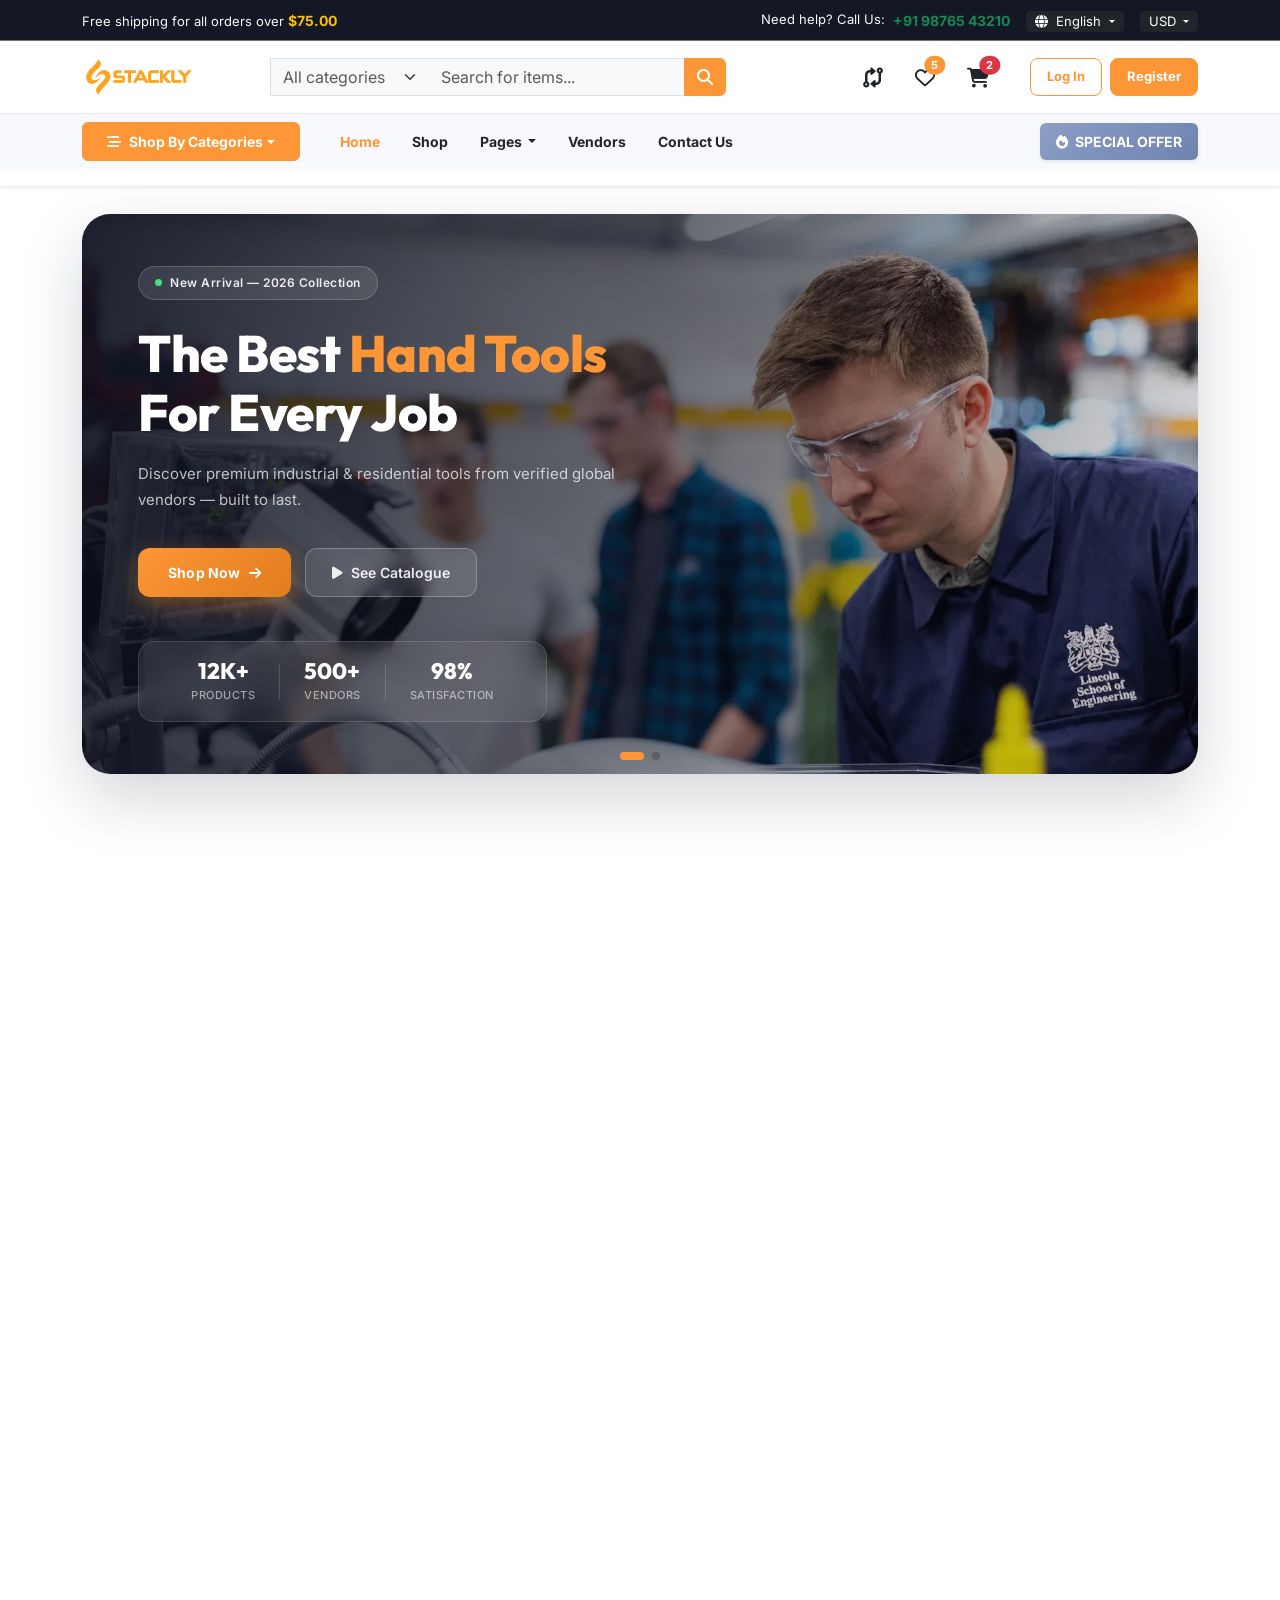
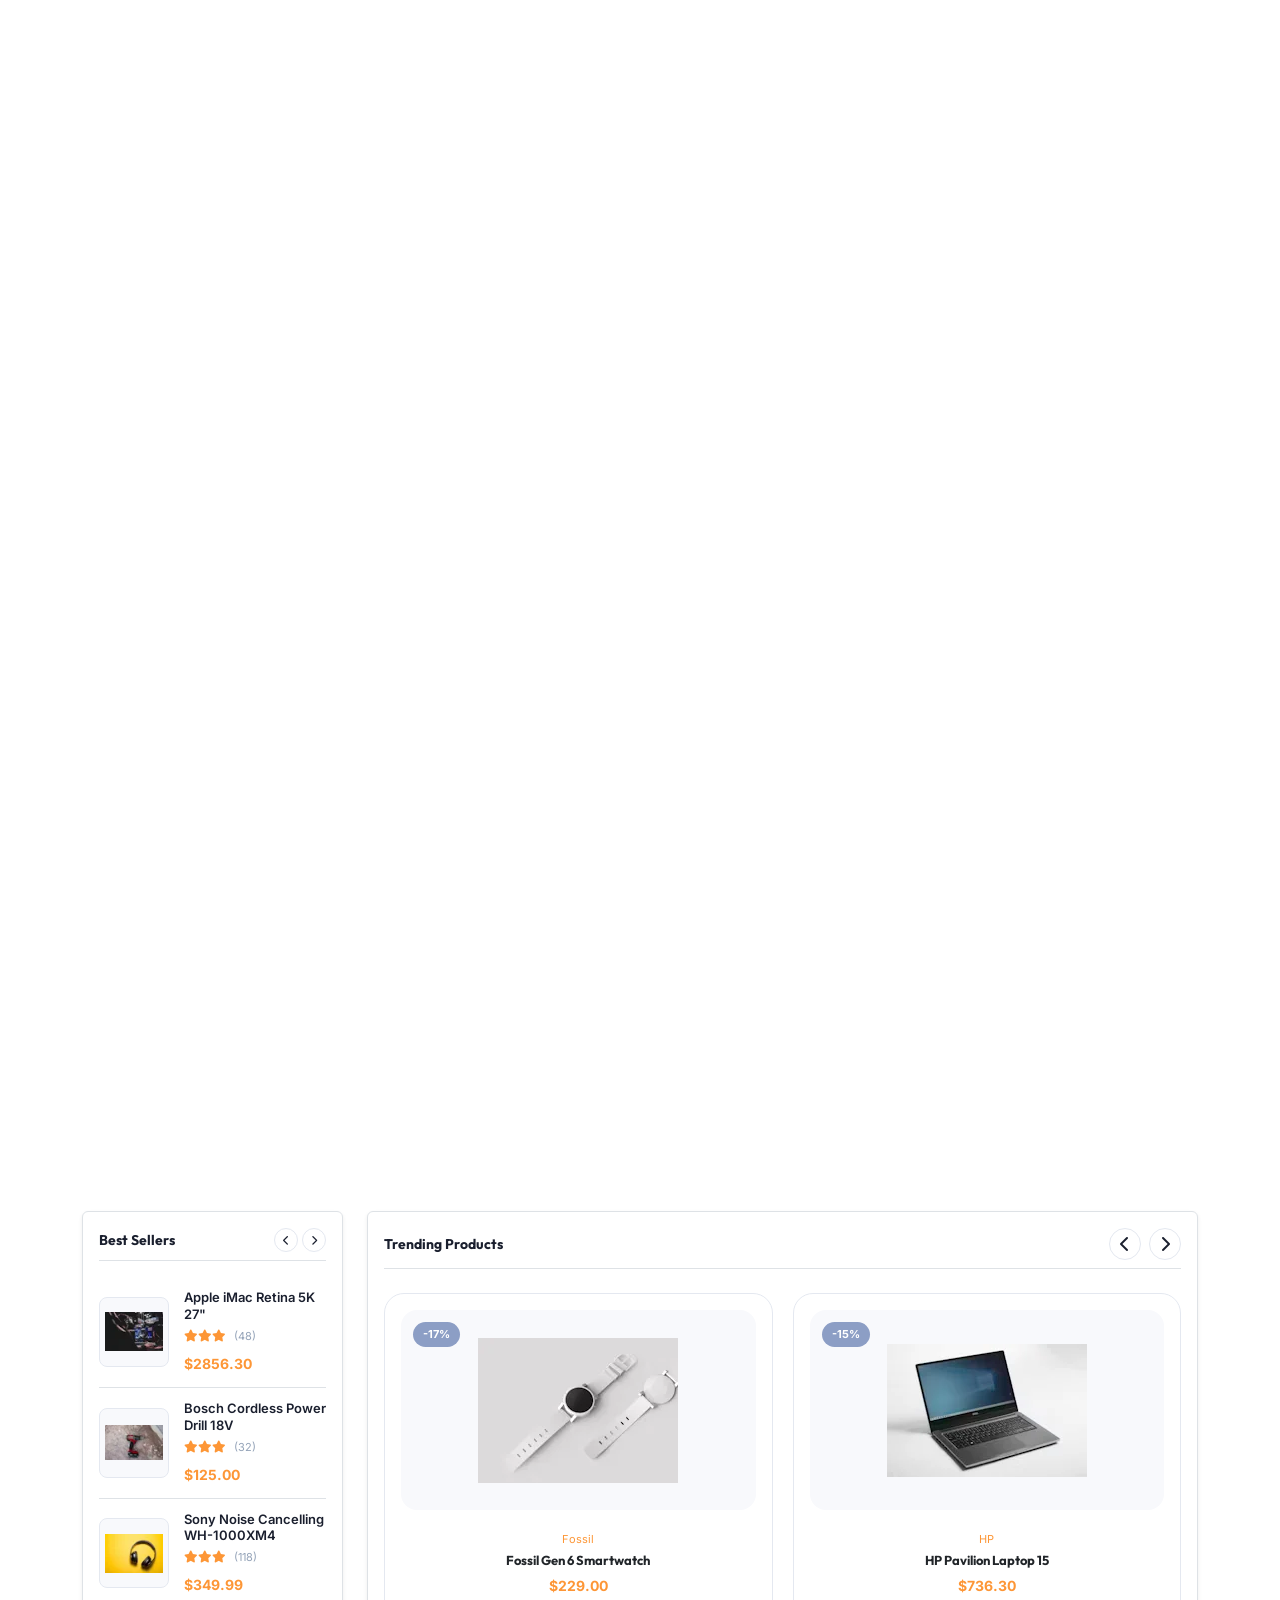
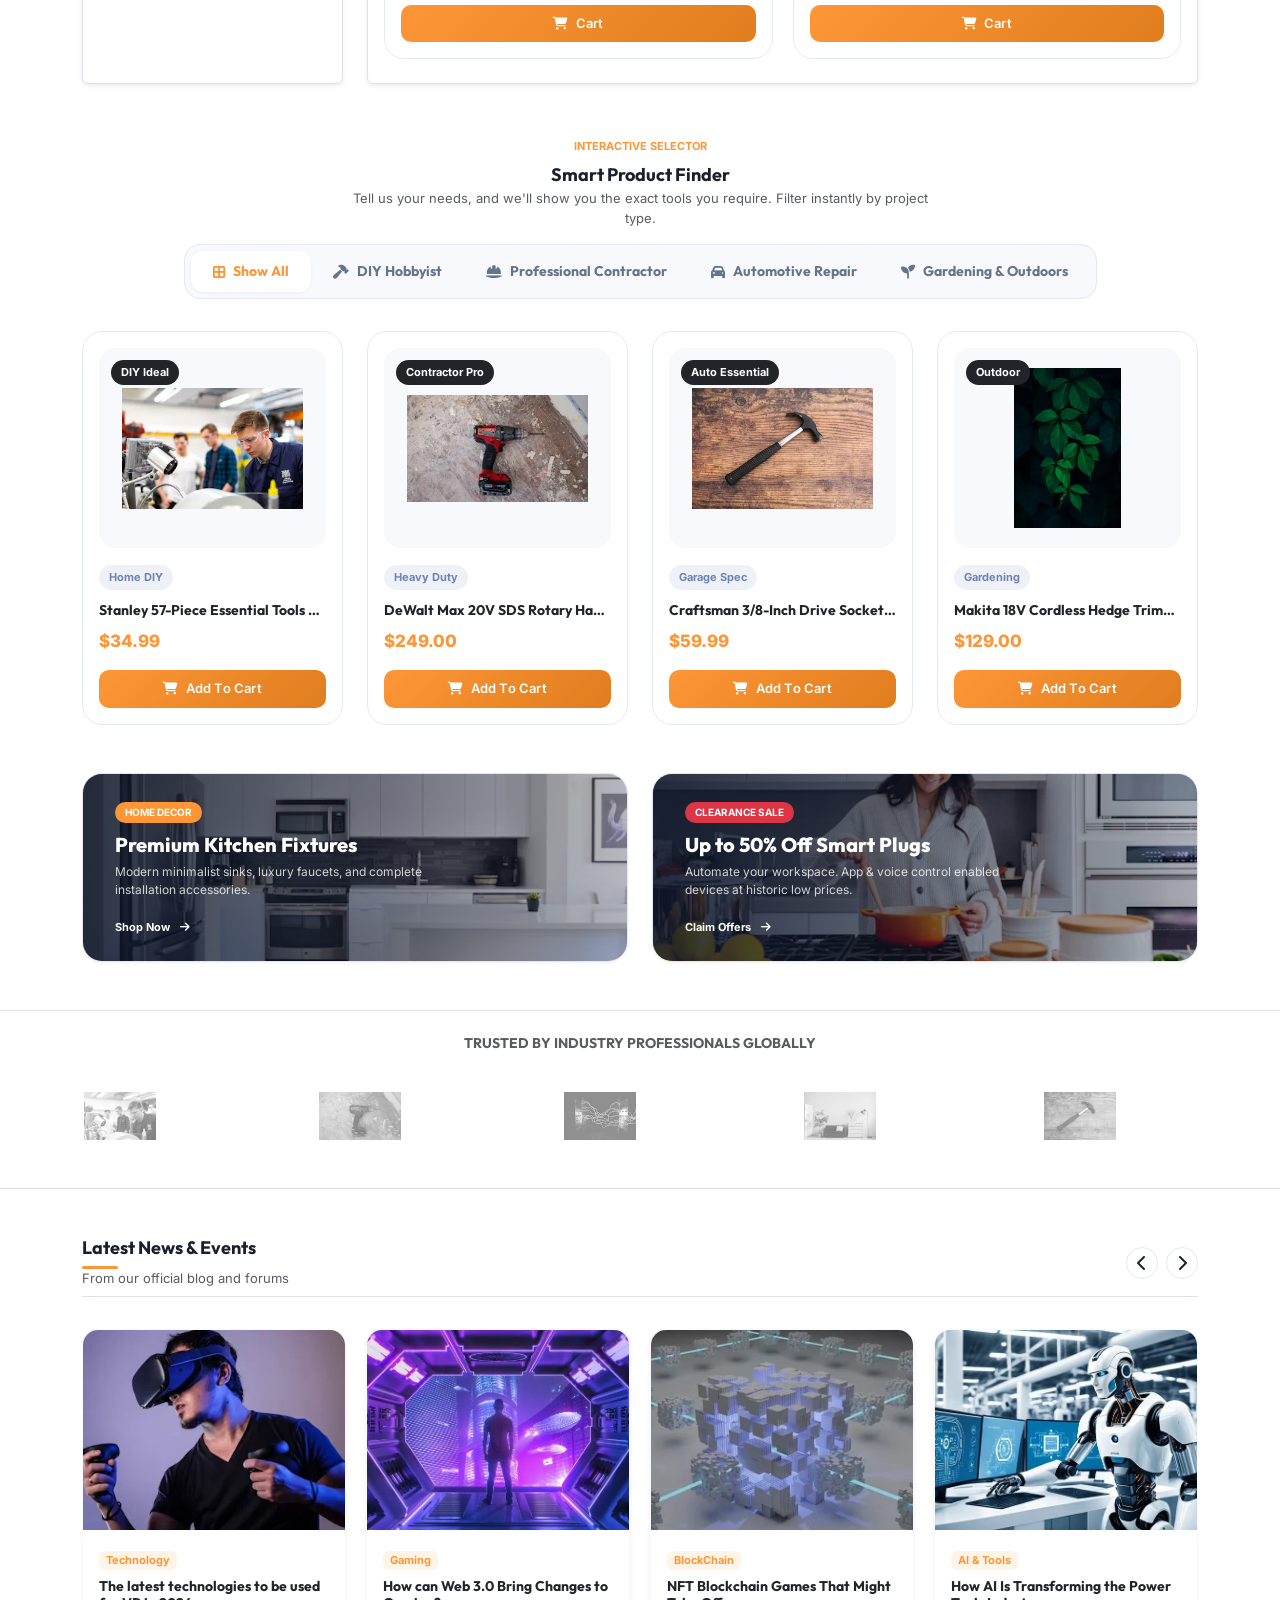
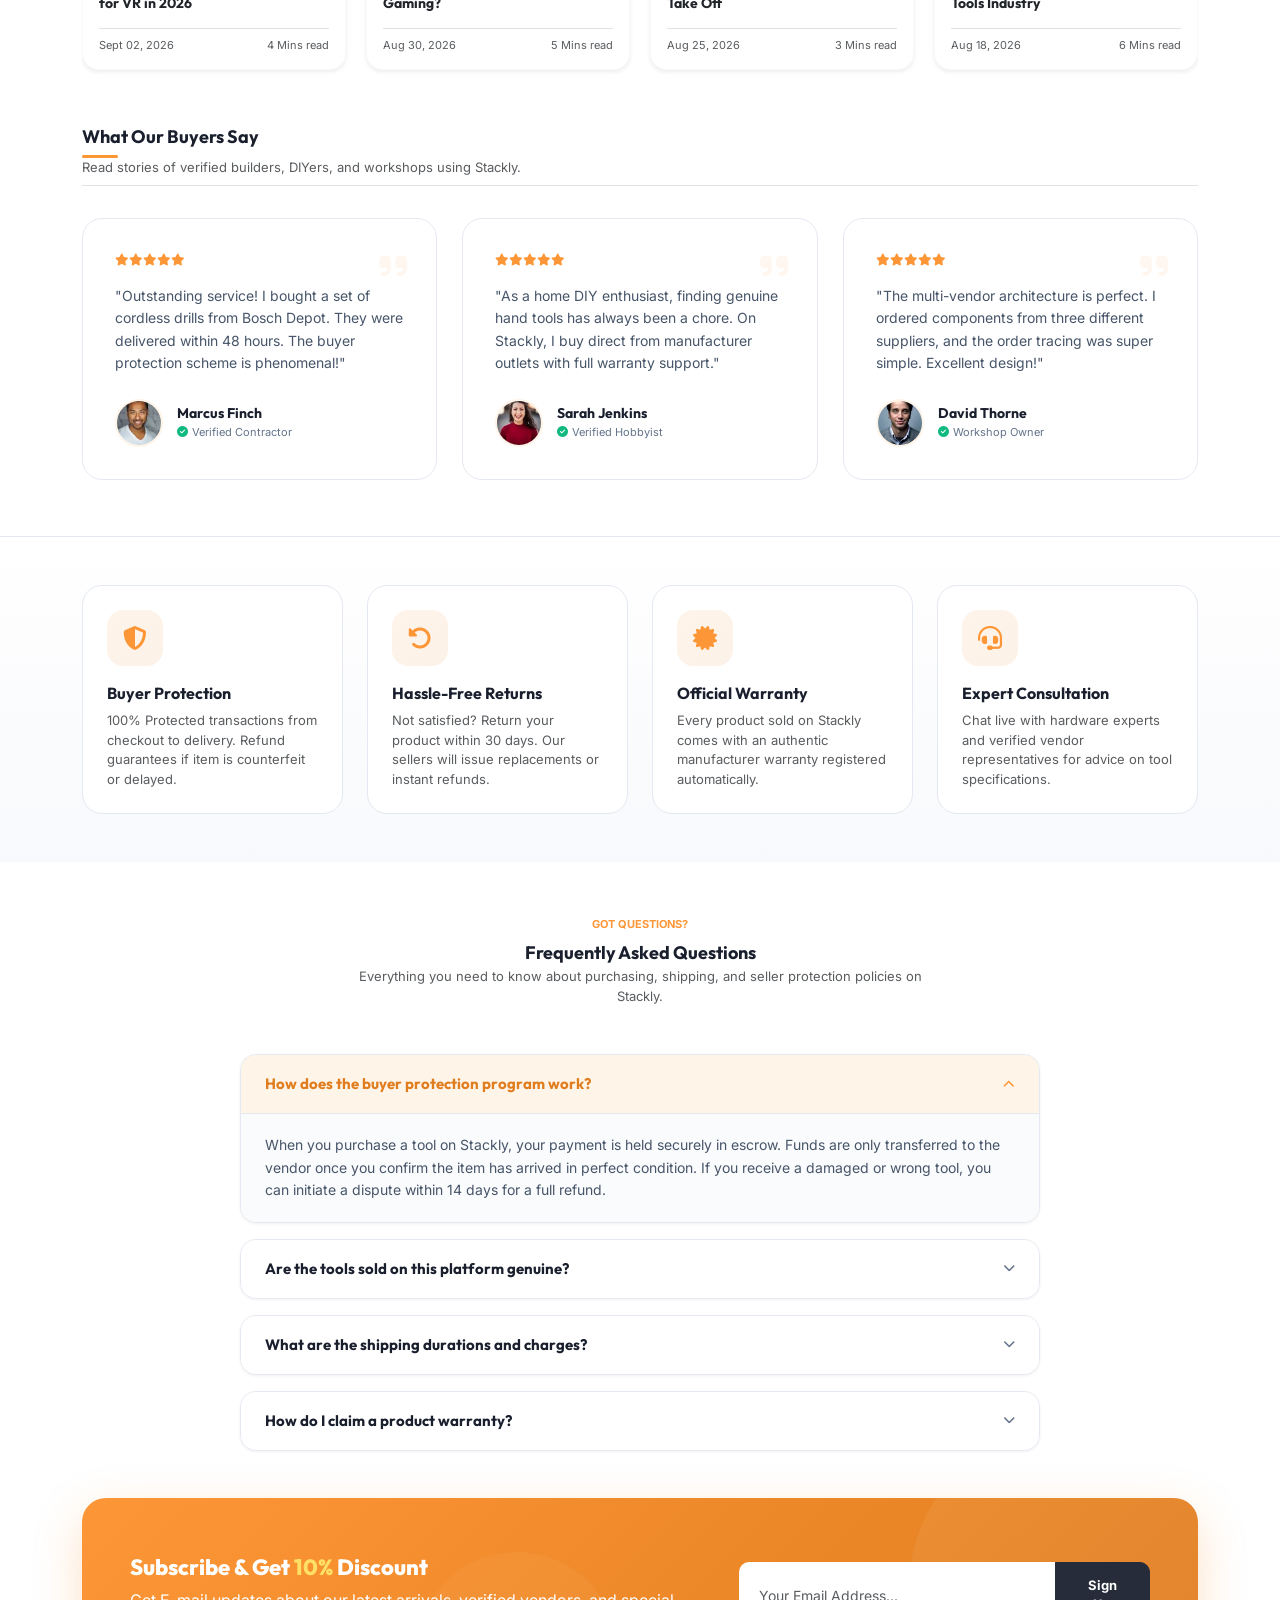
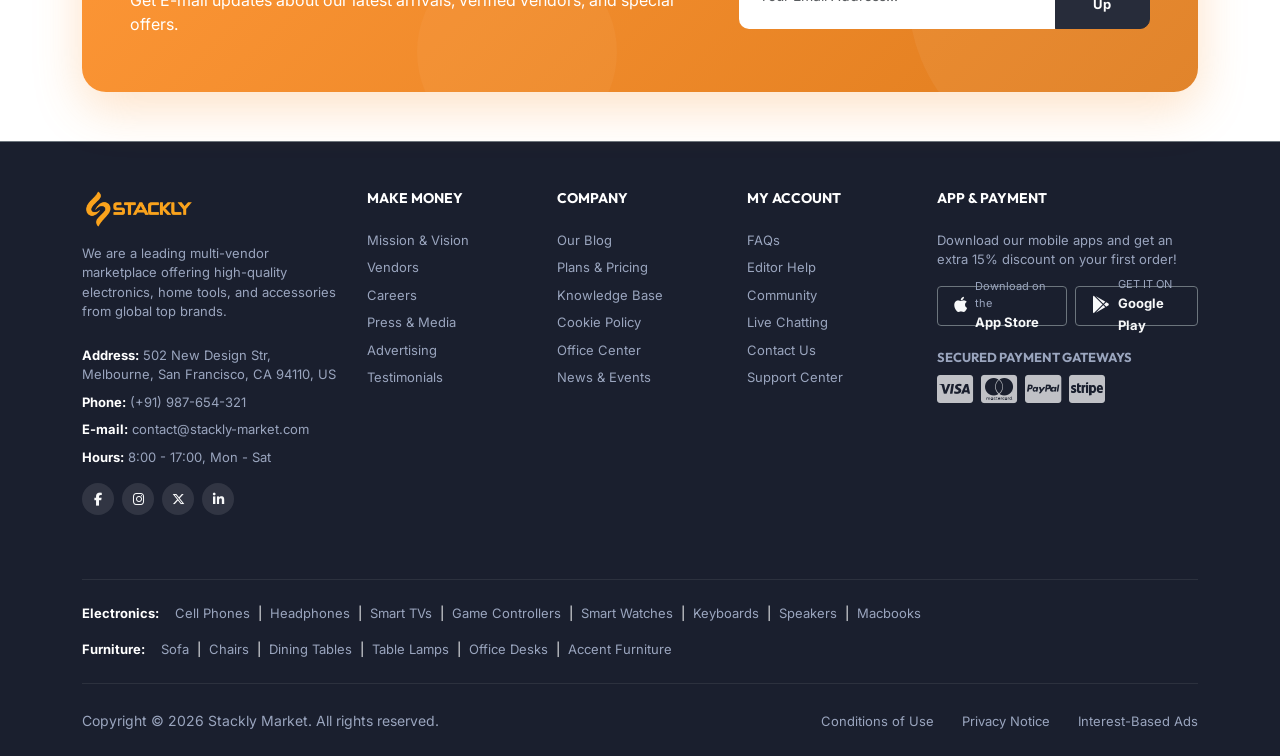
<file: index.html>
<!doctype html>
<html lang="en">
  <head>
    <meta charset="UTF-8" />
    <meta name="viewport" content="width=device-width, initial-scale=1.0" />
    <title>Stackly - Multi-Vendor Marketplace</title>
    <!-- Favicon -->
    <link
      rel="icon"
      type="image/webp"
      href="./assets/images/logoStackly.webp"
    />
    <!-- Bootstrap 5 CSS CDN -->
    <link
      href="https://cdn.jsdelivr.net/npm/bootstrap@5.3.2/dist/css/bootstrap.min.css"
      rel="stylesheet"
    />

    <!-- FontAwesome 6 CDN -->
    <link
      href="https://cdnjs.cloudflare.com/ajax/libs/font-awesome/6.4.2/css/all.min.css"
      rel="stylesheet"
    />

    <!-- Swiper.js CSS CDN -->
    <link
      href="https://cdn.jsdelivr.net/npm/swiper@11/swiper-bundle.min.css"
      rel="stylesheet"
    />

    <!-- Custom CSS -->
    <link href="assets/css/styles.css" rel="stylesheet" />
  </head>
  <body>
    <!-- Preloader -->
    <div id="stackly-preloader">
      <div class="pre-blob pre-blob-1"></div>
      <div class="pre-blob pre-blob-2"></div>
      <div class="pre-blob pre-blob-3"></div>
      <div class="pre-grid"></div>
      <div class="pre-card">
        <div class="pre-logo">
          <img src="assets/images/logoStackly.webp" alt="Stackly" />
        </div>
        <div class="pre-orbit-wrap">
          <svg class="pre-orbit-svg" viewBox="0 0 88 88">
            <defs>
              <linearGradient id="preGrad" x1="0%" y1="0%" x2="100%" y2="0%">
                <stop offset="0%" stop-color="#fd9636" />
                <stop offset="100%" stop-color="#ffb347" />
              </linearGradient>
            </defs>
            <circle class="pre-arc-track" cx="44" cy="44" r="40" />
            <circle class="pre-arc-fill" cx="44" cy="44" r="40" />
          </svg>
          <div class="pre-core">
            <i class="fa-solid fa-store"></i>
          </div>
        </div>
        <div class="pre-brand">Stack<em>ly</em></div>
        <div class="pre-tagline">Multi-Vendor Marketplace</div>
        <div class="pre-progress-wrap">
          <div class="pre-progress-labels">
            <span>Loading</span>
            <span class="pre-pct" id="pre-pct-val">0%</span>
          </div>
          <div class="pre-bar-track">
            <div class="pre-bar-fill"></div>
          </div>
        </div>
        <div class="pre-dots">
          <div class="pre-dot active"></div>
          <div class="pre-dot active"></div>
          <div class="pre-dot active"></div>
        </div>
      </div>
    </div>

    <!-- Dynamic Header Placeholder -->
    <div id="header-placeholder"></div>

    <!-- Main Content -->
    <main class="main">
      <!-- Hero Slider Section -->
      <section
        class="section-box hero-section animate-on-scroll animate-fade-in-down"
      >
        <div class="container">
          <div class="hero-slider-container">
            <div class="swiper swiper-hero">
              <div class="swiper-wrapper">
                <!-- Slide 1 -->
                <div
                  class="swiper-slide banner-slide-item"
                  style="
                    background: url(&quot;./assets/images/home/home-hero-banner-image-1.webp&quot;)
                      no-repeat center center;
                  "
                >
                  <div class="banner-desc-content">
                    <div class="hero-eyebrow">
                      <span class="hero-dot"></span>
                      <span>New Arrival — 2026 Collection</span>
                    </div>
                    <h1 class="hero-title">
                      The Best <span class="hero-accent">Hand Tools</span
                      ><br />For Every Job
                    </h1>
                    <p class="hero-subtitle">
                      Discover premium industrial &amp; residential tools from
                      verified global vendors — built to last.
                    </p>
                    <div class="hero-actions">
                      <a href="#" class="btn-hero-primary"
                        >Shop Now <i class="fa-solid fa-arrow-right ms-2"></i
                      ></a>
                      <a href="#" class="btn-hero-ghost"
                        ><i class="fa-solid fa-play me-2"></i>See Catalogue</a
                      >
                    </div>
                    <div class="hero-stats">
                      <div class="hero-stat-item">
                        <strong>12K+</strong>
                        <span>Products</span>
                      </div>
                      <div class="hero-stat-divider"></div>
                      <div class="hero-stat-item">
                        <strong>500+</strong>
                        <span>Vendors</span>
                      </div>
                      <div class="hero-stat-divider"></div>
                      <div class="hero-stat-item">
                        <strong>98%</strong>
                        <span>Satisfaction</span>
                      </div>
                    </div>
                  </div>
                </div>

                <!-- Slide 2 -->
                <div
                  class="swiper-slide banner-slide-item"
                  style="
                    background: url(&quot;./assets/images/home/home-hero-banner-image-2.webp&quot;)
                      no-repeat center center;
                  "
                >
                  <div class="banner-desc-content">
                    <div class="hero-eyebrow hero-eyebrow--offer">
                      <span class="hero-dot"></span>
                      <span>Limited Time — Up to 25% Off</span>
                    </div>
                    <h1 class="hero-title">
                      Upgrade Your <span class="hero-accent">Workspace</span
                      ><br />With Power Drills
                    </h1>
                    <p class="hero-subtitle">
                      This week only — free shipping on all orders. Trusted
                      brands, unbeatable prices.
                    </p>
                    <div class="hero-actions">
                      <a href="#" class="btn-hero-primary"
                        >Claim Discount <i class="fa-solid fa-bolt ms-2"></i
                      ></a>
                      <a href="#" class="btn-hero-ghost"
                        ><i class="fa-solid fa-tag me-2"></i>View Deals</a
                      >
                    </div>
                    <div class="hero-stats">
                      <div class="hero-stat-item">
                        <strong>25%</strong>
                        <span>Max Savings</span>
                      </div>
                      <div class="hero-stat-divider"></div>
                      <div class="hero-stat-item">
                        <strong>Free</strong>
                        <span>Shipping</span>
                      </div>
                      <div class="hero-stat-divider"></div>
                      <div class="hero-stat-item">
                        <strong>7 Days</strong>
                        <span>Returns</span>
                      </div>
                    </div>
                  </div>
                </div>
              </div>
              <!-- Pagination -->
              <div class="swiper-pagination swiper-pagination-hero"></div>
              <!-- Navigation Arrows -->
              <div class="hero-nav-prev">
                <i class="fa-solid fa-chevron-left"></i>
              </div>
              <div class="hero-nav-next">
                <i class="fa-solid fa-chevron-right"></i>
              </div>
            </div>
          </div>
        </div>
      </section>

      <!-- Services / Features list -->
      <section class="section-box mb-5 animate-on-scroll animate-fade-in-up">
        <div class="container">
          <ul class="features-grid-list">
            <li>
              <div class="feature-box-item">
                <div class="icon-left">
                  <i class="fa-solid fa-truck-fast"></i>
                </div>
                <div class="info-right">
                  <h5 class="font-md-bold mb-1">Free Delivery</h5>
                  <p class="font-xs text-muted mb-0">
                    From all orders over $10
                  </p>
                </div>
              </div>
            </li>
            <li>
              <div class="feature-box-item">
                <div class="icon-left"><i class="fa-solid fa-headset"></i></div>
                <div class="info-right">
                  <h5 class="font-md-bold mb-1">Support 24/7</h5>
                  <p class="font-xs text-muted mb-0">Shop with an expert</p>
                </div>
              </div>
            </li>
            <li>
              <div class="feature-box-item">
                <div class="icon-left"><i class="fa-solid fa-ticket"></i></div>
                <div class="info-right">
                  <h5 class="font-md-bold mb-1">Gift Voucher</h5>
                  <p class="font-xs text-muted mb-0">
                    Refer a friend &amp; save
                  </p>
                </div>
              </div>
            </li>
            <li>
              <div class="feature-box-item">
                <div class="icon-left">
                  <i class="fa-solid fa-arrow-rotate-left"></i>
                </div>
                <div class="info-right">
                  <h5 class="font-md-bold mb-1">Return &amp; Refund</h5>
                  <p class="font-xs text-muted mb-0">Free return over $200</p>
                </div>
              </div>
            </li>
            <li>
              <div class="feature-box-item">
                <div class="icon-left">
                  <i class="fa-solid fa-shield-halved"></i>
                </div>
                <div class="info-right">
                  <h5 class="font-md-bold mb-1">Secure Payment</h5>
                  <p class="font-xs text-muted mb-0">
                    100% Protected transactions
                  </p>
                </div>
              </div>
            </li>
          </ul>
        </div>
      </section>

      <!-- Most Popular Categories -->
      <section class="section-box mb-5 animate-on-scroll animate-zoom-in">
        <div class="container">
          <div
            class="d-flex justify-content-between align-items-center mb-4 pb-2 border-bottom"
          >
            <h4 class="font-lg-bold mb-0 section-heading">
              Most Popular Categories
            </h4>
            <a href="#" class="text-primary text-decoration-none font-xs-bold"
              >View All Categories <i class="fa-solid fa-arrow-right ms-1"></i
            ></a>
          </div>
          <div class="swiper swiper-categories py-2">
            <div class="swiper-wrapper">
              <!-- Category Item 1 -->
              <div class="swiper-slide">
                <div class="box-category-card">
                  <div class="image">
                    <img
                      src="./assets/images/home/home-most-popular-categories-1.webp"
                      alt="Drills"
                    />
                  </div>
                  <h6 class="font-sm-bold mb-1 text-dark">Drilling Machine</h6>
                  <span class="font-xxs text-muted">1025 items</span>
                </div>
              </div>
              <!-- Category Item 2 -->
              <div class="swiper-slide">
                <div class="box-category-card">
                  <div class="image">
                    <img
                      src="./assets/images/home/home-most-popular-categories-2.webp"
                      alt="Cordless"
                    />
                  </div>
                  <h6 class="font-sm-bold mb-1 text-dark">Cordless Tools</h6>
                  <span class="font-xxs text-muted">2185 items</span>
                </div>
              </div>
              <!-- Category Item 3 -->
              <div class="swiper-slide">
                <div class="box-category-card">
                  <div class="image">
                    <img
                      src="./assets/images/home/home-most-popular-categories-3.webp"
                      alt="Blades"
                    />
                  </div>
                  <h6 class="font-sm-bold mb-1 text-dark">Blades</h6>
                  <span class="font-xxs text-muted">635 items</span>
                </div>
              </div>
              <!-- Category Item 4 -->
              <div class="swiper-slide">
                <div class="box-category-card">
                  <div class="image">
                    <img
                      src="./assets/images/home/home-most-popular-categories-4.webp"
                      alt="Abrasives"
                    />
                  </div>
                  <h6 class="font-sm-bold mb-1 text-dark">Abrasives</h6>
                  <span class="font-xxs text-muted">965 items</span>
                </div>
              </div>
              <!-- Category Item 5 -->
              <div class="swiper-slide">
                <div class="box-category-card">
                  <div class="image">
                    <img
                      src="./assets/images/home/home-most-popular-categories-5.webp"
                      alt="Appliances"
                    />
                  </div>
                  <h6 class="font-sm-bold mb-1 text-dark">Home Appliances</h6>
                  <span class="font-xxs text-muted">3256 items</span>
                </div>
              </div>
              <!-- Category Item 6 -->
              <div class="swiper-slide">
                <div class="box-category-card">
                  <div class="image">
                    <img
                      src="./assets/images/home/home-most-popular-categories-6.webp"
                      alt="Outdoor"
                    />
                  </div>
                  <h6 class="font-sm-bold mb-1 text-dark">Outdoor Power</h6>
                  <span class="font-xxs text-muted">9658 items</span>
                </div>
              </div>
              <!-- Category Item 7 -->
              <div class="swiper-slide">
                <div class="box-category-card">
                  <div class="image">
                    <img
                      src="./assets/images/home/home-most-popular-categories-7.webp"
                      alt="Watches"
                    />
                  </div>
                  <h6 class="font-sm-bold mb-1 text-dark">Smart Watches</h6>
                  <span class="font-xxs text-muted">2356 items</span>
                </div>
              </div>
              <!-- Category Item 8 -->
              <div class="swiper-slide">
                <div class="box-category-card">
                  <div class="image">
                    <img
                      src="./assets/images/home/home-most-popular-categories-8.webp"
                      alt="Computers"
                    />
                  </div>
                  <h6 class="font-sm-bold mb-1 text-dark">Computers</h6>
                  <span class="font-xxs text-muted">6358 items</span>
                </div>
              </div>
            </div>
          </div>
        </div>
      </section>

      <!-- Ad Banner 1 (Upgraded) -->
      <section class="section-box mb-5 animate-on-scroll animate-zoom-in">
        <div class="container">
          <a href="#" class="promo-banner-card">
            <img
              src="./assets/images/home/home-ad-banner-1.webp"
              alt="Ad Banner"
            />
            <div class="promo-banner-content">
              <span class="promo-banner-badge">Mega Industrial Sale</span>
              <h2 class="promo-banner-title">Professional Hardware & Tools</h2>
              <p class="promo-banner-desc mb-0">
                Get up to 40% off on all verified heavy-duty machinery and hand
                tool kits this week only.
              </p>
              <div class="promo-banner-btn mt-2">
                Explore Deals <i class="fa-solid fa-arrow-right ms-1"></i>
              </div>
            </div>
          </a>
        </div>
      </section>

      <!-- Section 1: Daily Flash Deals (New) -->
      <section class="section-box mb-5 animate-on-scroll animate-fade-in-right">
        <div class="container">
          <div class="flash-deals-section p-4 p-md-5 shadow-sm">
            <div
              class="d-flex flex-column flex-md-row justify-content-between align-items-md-center gap-4 mb-4 pb-3 border-bottom border-light"
            >
              <div>
                <span class="badge bg-danger mb-2 font-xxs text-uppercase"
                  ><i class="fa-solid fa-bolt me-1"></i> Limited Time</span
                >
                <h3 class="mb-0 font-lg-bold">Deals of the Day</h3>
                <p class="font-xs text-muted mb-0">
                  Hot discounts available for a very limited duration. Buy
                  before stock runs out!
                </p>
              </div>
              <div class="d-flex align-items-center gap-2">
                <span
                  class="font-xs-bold text-dark text-uppercase me-2 d-none d-sm-inline"
                  >Ends In:</span
                >
                <div class="countdown-container" id="deal-countdown">
                  <div class="countdown-unit">
                    <span class="countdown-digit" id="countdown-hours">00</span>
                    <span class="countdown-label">hours</span>
                  </div>
                  <span class="countdown-separator">:</span>
                  <div class="countdown-unit">
                    <span class="countdown-digit" id="countdown-minutes"
                      >00</span
                    >
                    <span class="countdown-label">mins</span>
                  </div>
                  <span class="countdown-separator">:</span>
                  <div class="countdown-unit">
                    <span class="countdown-digit" id="countdown-seconds"
                      >00</span
                    >
                    <span class="countdown-label">secs</span>
                  </div>
                </div>
              </div>
            </div>

            <div class="swiper swiper-products-deals py-2">
              <div class="swiper-wrapper">
                <!-- Deal Product 1 -->
                <div class="swiper-slide">
                  <div class="card-grid-style-3">
                    <div class="tools">
                      <a class="tools-btn" href="#"
                        ><i class="fa-solid fa-code-compare"></i
                      ></a>
                      <a class="tools-btn" href="#"
                        ><i class="fa-regular fa-heart"></i
                      ></a>
                    </div>
                    <div class="image-box">
                      <span class="label bg-danger">-35%</span>
                      <img
                        src="./assets/images/home/home-daily-deal-product1.webp"
                        alt="Tool Set"
                      />
                    </div>
                    <div class="info-right">
                      <a
                        class="font-xs text-primary text-decoration-none"
                        href="#"
                        >Makita</a
                      >
                      <h6 class="font-sm-bold text-dark mt-1 text-truncate">
                        <a
                          href="#"
                          class="text-decoration-none text-dark hover-primary"
                          >Makita Brushless Cordless Drill Driver Set</a
                        >
                      </h6>
                      <div class="rating-stars">
                        <i class="fa-solid fa-star"></i
                        ><i class="fa-solid fa-star"></i
                        ><i class="fa-solid fa-star"></i
                        ><i class="fa-solid fa-star"></i
                        ><i class="fa-solid fa-star"></i>
                        <span class="review-count">(112)</span>
                      </div>
                      <div class="price-info">
                        <strong class="price-main">$149.00</strong>
                        <span class="price-line">$229.00</span>
                      </div>
                      <div class="deal-progress-container">
                        <div
                          class="d-flex justify-content-between font-xxs text-muted mb-1"
                        >
                          <span>Sold: 37</span>
                          <span>Available: 13</span>
                        </div>
                        <div class="deal-progress-bar">
                          <div
                            class="deal-progress-fill"
                            style="width: 74%"
                          ></div>
                        </div>
                      </div>
                      <a href="#"
                        ><button class="btn-cart mt-2">
                          <i class="fa-solid fa-cart-shopping me-1"></i> Add To
                          Cart
                        </button>
                      </a>
                    </div>
                  </div>
                </div>

                <!-- Deal Product 2 -->
                <div class="swiper-slide">
                  <div class="card-grid-style-3">
                    <div class="tools">
                      <a class="tools-btn" href="#"
                        ><i class="fa-solid fa-code-compare"></i
                      ></a>
                      <a class="tools-btn" href="#"
                        ><i class="fa-regular fa-heart"></i
                      ></a>
                    </div>
                    <div class="image-box">
                      <span class="label bg-danger">-40%</span>
                      <img
                        src="./assets/images/home/home-daily-deal-product2.webp"
                        alt="Angle Grinder"
                      />
                    </div>
                    <div class="info-right">
                      <a
                        class="font-xs text-primary text-decoration-none"
                        href="#"
                        >DeWalt</a
                      >
                      <h6 class="font-sm-bold text-dark mt-1 text-truncate">
                        <a
                          href="#"
                          class="text-decoration-none text-dark hover-primary"
                          >DeWalt Max XR Angle Grinder 20V</a
                        >
                      </h6>
                      <div class="rating-stars">
                        <i class="fa-solid fa-star"></i
                        ><i class="fa-solid fa-star"></i
                        ><i class="fa-solid fa-star"></i
                        ><i class="fa-solid fa-star"></i
                        ><i class="fa-regular fa-star"></i>
                        <span class="review-count">(84)</span>
                      </div>
                      <div class="price-info">
                        <strong class="price-main">$99.00</strong>
                        <span class="price-line">$165.00</span>
                      </div>
                      <div class="deal-progress-container">
                        <div
                          class="d-flex justify-content-between font-xxs text-muted mb-1"
                        >
                          <span>Sold: 42</span>
                          <span>Available: 8</span>
                        </div>
                        <div class="deal-progress-bar">
                          <div
                            class="deal-progress-fill"
                            style="width: 84%"
                          ></div>
                        </div>
                      </div>
                      <a href="#"
                        ><button class="btn-cart mt-2">
                          <i class="fa-solid fa-cart-shopping me-1"></i> Add To
                          Cart
                        </button>
                      </a>
                    </div>
                  </div>
                </div>

                <!-- Deal Product 3 -->
                <div class="swiper-slide">
                  <div class="card-grid-style-3">
                    <div class="tools">
                      <a class="tools-btn" href="#"
                        ><i class="fa-solid fa-code-compare"></i
                      ></a>
                      <a class="tools-btn" href="#"
                        ><i class="fa-regular fa-heart"></i
                      ></a>
                    </div>
                    <div class="image-box">
                      <span class="label bg-danger">-20%</span>
                      <img
                        src="./assets/images/home/home-daily-deal-product3.webp"
                        alt="Pressure Washer"
                      />
                    </div>
                    <div class="info-right">
                      <a
                        class="font-xs text-primary text-decoration-none"
                        href="#"
                        >Karcher</a
                      >
                      <h6 class="font-sm-bold text-dark mt-1 text-truncate">
                        <a
                          href="#"
                          class="text-decoration-none text-dark hover-primary"
                          >Karcher K5 Premium Pressure Washer</a
                        >
                      </h6>
                      <div class="rating-stars">
                        <i class="fa-solid fa-star"></i
                        ><i class="fa-solid fa-star"></i
                        ><i class="fa-solid fa-star"></i
                        ><i class="fa-solid fa-star"></i
                        ><i class="fa-solid fa-star"></i>
                        <span class="review-count">(195)</span>
                      </div>
                      <div class="price-info">
                        <strong class="price-main">$279.00</strong>
                        <span class="price-line">$349.00</span>
                      </div>
                      <div class="deal-progress-container">
                        <div
                          class="d-flex justify-content-between font-xxs text-muted mb-1"
                        >
                          <span>Sold: 15</span>
                          <span>Available: 35</span>
                        </div>
                        <div class="deal-progress-bar">
                          <div
                            class="deal-progress-fill"
                            style="width: 30%"
                          ></div>
                        </div>
                      </div>
                      <a href="#"
                        ><button class="btn-cart mt-2">
                          <i class="fa-solid fa-cart-shopping me-1"></i> Add To
                          Cart
                        </button>
                      </a>
                    </div>
                  </div>
                </div>

                <!-- Deal Product 4 -->
                <div class="swiper-slide">
                  <div class="card-grid-style-3">
                    <div class="tools">
                      <a class="tools-btn" href="#"
                        ><i class="fa-solid fa-code-compare"></i
                      ></a>
                      <a class="tools-btn" href="#"
                        ><i class="fa-regular fa-heart"></i
                      ></a>
                    </div>
                    <div class="image-box">
                      <span class="label bg-danger">-50%</span>
                      <img
                        src="./assets/images/home/home-daily-deal-product4.webp"
                        alt="Socket Wrench"
                      />
                    </div>
                    <div class="info-right">
                      <a
                        class="font-xs text-primary text-decoration-none"
                        href="#"
                        >Stanley</a
                      >
                      <h6 class="font-sm-bold text-dark mt-1 text-truncate">
                        <a
                          href="#"
                          class="text-decoration-none text-dark hover-primary"
                          >Stanley 150-Piece Socket Wrench Set</a
                        >
                      </h6>
                      <div class="rating-stars">
                        <i class="fa-solid fa-star"></i
                        ><i class="fa-solid fa-star"></i
                        ><i class="fa-solid fa-star"></i
                        ><i class="fa-solid fa-star"></i
                        ><i class="fa-regular fa-star"></i>
                        <span class="review-count">(340)</span>
                      </div>
                      <div class="price-info">
                        <strong class="price-main">$49.99</strong>
                        <span class="price-line">$99.99</span>
                      </div>
                      <div class="deal-progress-container">
                        <div
                          class="d-flex justify-content-between font-xxs text-muted mb-1"
                        >
                          <span>Sold: 120</span>
                          <span>Available: 30</span>
                        </div>
                        <div class="deal-progress-bar">
                          <div
                            class="deal-progress-fill"
                            style="width: 80%"
                          ></div>
                        </div>
                      </div>
                      <a href="#"
                        ><button class="btn-cart mt-2">
                          <i class="fa-solid fa-cart-shopping me-1"></i> Add To
                          Cart
                        </button>
                      </a>
                    </div>
                  </div>
                </div>
              </div>
              <button
                type="button"
                class="swiper-nav-btn-absolute swiper-button-next-deals d-none d-md-flex"
                style="right: 10px"
                aria-label="Next slide"
              >
                <i class="fa-solid fa-chevron-right"></i>
              </button>
              <button
                type="button"
                class="swiper-nav-btn-absolute swiper-button-prev-deals d-none d-md-flex"
                style="left: 10px"
                aria-label="Previous slide"
              >
                <i class="fa-solid fa-chevron-left"></i>
              </button>
            </div>
          </div>
        </div>
      </section>

      <!-- Product Tabs Slider Section -->
      <section class="section-box mb-5 animate-on-scroll animate-fade-in-up">
        <div class="container">
          <div
            class="d-flex flex-column flex-md-row justify-content-between align-items-md-center mb-4 pb-3 border-bottom g-3"
          >
            <!-- Nav Tabs -->
            <ul
              class="nav nav-tabs nav-tabs-underline mb-2 mb-md-0"
              id="productTabs"
              role="tablist"
            >
              <li class="nav-item" role="presentation">
                <button
                  class="nav-link active"
                  id="featured-tab"
                  data-bs-toggle="tab"
                  data-bs-target="#featured-pane"
                  type="button"
                  role="tab"
                  aria-controls="featured-pane"
                  aria-selected="true"
                >
                  Featured
                </button>
              </li>
              <li class="nav-item" role="presentation">
                <button
                  class="nav-link"
                  id="bestseller-tab"
                  data-bs-toggle="tab"
                  data-bs-target="#bestseller-pane"
                  type="button"
                  role="tab"
                  aria-controls="bestseller-pane"
                  aria-selected="false"
                >
                  Best Seller
                </button>
              </li>
              <li class="nav-item" role="presentation">
                <button
                  class="nav-link"
                  id="mostviewed-tab"
                  data-bs-toggle="tab"
                  data-bs-target="#mostviewed-pane"
                  type="button"
                  role="tab"
                  aria-controls="mostviewed-pane"
                  aria-selected="false"
                >
                  Most Viewed
                </button>
              </li>
            </ul>

            <!-- Swiper Navigation Buttons -->
            <div class="d-flex gap-2">
              <button
                type="button"
                class="swiper-nav-btn swiper-button-prev-products"
                aria-label="Previous slide"
              >
                <i class="fa-solid fa-chevron-left"></i>
              </button>
              <button
                type="button"
                class="swiper-nav-btn swiper-button-next-products"
                aria-label="Next slide"
              >
                <i class="fa-solid fa-chevron-right"></i>
              </button>
            </div>
          </div>

          <div class="tab-content" id="productTabsContent">
            <!-- Tab 1: Featured -->
            <div
              class="tab-pane fade show active"
              id="featured-pane"
              role="tabpanel"
              aria-labelledby="featured-tab"
            >
              <div class="swiper swiper-products-featured py-3">
                <div class="swiper-wrapper">
                  <!-- Product 1 -->
                  <div class="swiper-slide">
                    <div class="card-grid-style-3">
                      <div class="tools">
                        <a class="tools-btn" href="#" title="Compare"
                          ><i class="fa-solid fa-code-compare"></i
                        ></a>
                        <a class="tools-btn" href="#" title="Add to Wishlist"
                          ><i class="fa-regular fa-heart"></i
                        ></a>
                        <a class="tools-btn" href="#" title="Quick View"
                          ><i class="fa-regular fa-eye"></i
                        ></a>
                      </div>
                      <div class="image-box">
                        <span class="label label-sale">-15%</span>
                        <img
                          src="./assets/images/home/home-feature-product-1.webp"
                          alt="iMac"
                        />
                      </div>
                      <div class="info-right">
                        <a
                          class="font-xs text-primary text-decoration-none"
                          href="#"
                          >Apple</a
                        >
                        <h6 class="font-sm-bold text-dark mt-1 text-truncate">
                          <a
                            href="#"
                            class="text-decoration-none text-dark hover-primary"
                            >2022 Apple iMac Retina 5K Display</a
                          >
                        </h6>
                        <div class="rating-stars">
                          <i class="fa-solid fa-star"></i
                          ><i class="fa-solid fa-star"></i
                          ><i class="fa-solid fa-star"></i
                          ><i class="fa-solid fa-star"></i
                          ><i class="fa-solid fa-star"></i>
                          <span class="review-count">(65)</span>
                        </div>
                        <div class="price-info">
                          <strong class="price-main">$2856.30</strong>
                          <span class="price-line">$3225.60</span>
                        </div>
                        <ul class="list-features">
                          <li>27-inch Retina 5K display</li>
                          <li>Intel Core i5 6-core processor</li>
                          <li>AMD Radeon Pro GPU</li>
                        </ul>
                        <a href="#">
                          <button class="btn-cart mt-3">
                            <i class="fa-solid fa-cart-shopping me-1"></i> Add
                            To Cart
                          </button>
                        </a>
                      </div>
                    </div>
                  </div>
                  <!-- Product 2 -->
                  <div class="swiper-slide">
                    <div class="card-grid-style-3">
                      <div class="tools">
                        <a class="tools-btn" href="#" title="Compare"
                          ><i class="fa-solid fa-code-compare"></i
                        ></a>
                        <a class="tools-btn" href="#" title="Add to Wishlist"
                          ><i class="fa-regular fa-heart"></i
                        ></a>
                        <a class="tools-btn" href="#" title="Quick View"
                          ><i class="fa-regular fa-eye"></i
                        ></a>
                      </div>
                      <div class="image-box">
                        <span class="label label-sale">-10%</span>
                        <img
                          src="./assets/images/home/home-feature-product-2.webp"
                          alt="Drill"
                        />
                      </div>
                      <div class="info-right">
                        <a
                          class="font-xs text-primary text-decoration-none"
                          href="#"
                          >Bosch</a
                        >
                        <h6 class="font-sm-bold text-dark mt-1 text-truncate">
                          <a
                            href="#"
                            class="text-decoration-none text-dark hover-primary"
                            >Bosch Cordless Power Drill 18V</a
                          >
                        </h6>
                        <div class="rating-stars">
                          <i class="fa-solid fa-star"></i
                          ><i class="fa-solid fa-star"></i
                          ><i class="fa-solid fa-star"></i
                          ><i class="fa-solid fa-star"></i
                          ><i class="fa-regular fa-star"></i>
                          <span class="review-count">(42)</span>
                        </div>
                        <div class="price-info">
                          <strong class="price-main">$125.00</strong>
                          <span class="price-line">$139.00</span>
                        </div>
                        <ul class="list-features">
                          <li>Brushless motor tech</li>
                          <li>Double speed settings</li>
                          <li>Ergonomic rubber grip</li>
                        </ul>
                        <a href="#">
                          <button class="btn-cart mt-3">
                            <i class="fa-solid fa-cart-shopping me-1"></i> Add
                            To Cart
                          </button>
                        </a>
                      </div>
                    </div>
                  </div>
                  <!-- Product 3 -->
                  <div class="swiper-slide">
                    <div class="card-grid-style-3">
                      <div class="tools">
                        <a class="tools-btn" href="#" title="Compare"
                          ><i class="fa-solid fa-code-compare"></i
                        ></a>
                        <a class="tools-btn" href="#" title="Add to Wishlist"
                          ><i class="fa-regular fa-heart"></i
                        ></a>
                        <a class="tools-btn" href="#" title="Quick View"
                          ><i class="fa-regular fa-eye"></i
                        ></a>
                      </div>
                      <div class="image-box">
                        <span class="label label-new">New</span>
                        <img
                          src="./assets/images/home/home-feature-product-3.webp"
                          alt="Headphones"
                        />
                      </div>
                      <div class="info-right">
                        <a
                          class="font-xs text-primary text-decoration-none"
                          href="#"
                          >Sony</a
                        >
                        <h6 class="font-sm-bold text-dark mt-1 text-truncate">
                          <a
                            href="#"
                            class="text-decoration-none text-dark hover-primary"
                            >Sony WH-1000XM4 Noise Cancelling</a
                          >
                        </h6>
                        <div class="rating-stars">
                          <i class="fa-solid fa-star"></i
                          ><i class="fa-solid fa-star"></i
                          ><i class="fa-solid fa-star"></i
                          ><i class="fa-solid fa-star"></i
                          ><i class="fa-solid fa-star"></i>
                          <span class="review-count">(118)</span>
                        </div>
                        <div class="price-info">
                          <strong class="price-main">$349.99</strong>
                          <span class="price-line">$379.99</span>
                        </div>
                        <ul class="list-features">
                          <li>Industry-leading ANC</li>
                          <li>Up to 30h battery life</li>
                          <li>Touch control sensors</li>
                        </ul>
                        <a href="#">
                          <button class="btn-cart mt-3">
                            <i class="fa-solid fa-cart-shopping me-1"></i> Add
                            To Cart
                          </button>
                        </a>
                      </div>
                    </div>
                  </div>
                  <!-- Product 4 -->
                  <div class="swiper-slide">
                    <div class="card-grid-style-3">
                      <div class="tools">
                        <a class="tools-btn" href="#" title="Compare"
                          ><i class="fa-solid fa-code-compare"></i
                        ></a>
                        <a class="tools-btn" href="#" title="Add to Wishlist"
                          ><i class="fa-regular fa-heart"></i
                        ></a>
                        <a class="tools-btn" href="#" title="Quick View"
                          ><i class="fa-regular fa-eye"></i
                        ></a>
                      </div>
                      <div class="image-box">
                        <span class="label label-sale">-20%</span>
                        <img
                          src="./assets/images/home/home-feature-product-4.webp"
                          alt="Watch"
                        />
                      </div>
                      <div class="info-right">
                        <a
                          class="font-xs text-primary text-decoration-none"
                          href="#"
                          >Fossil</a
                        >
                        <h6 class="font-sm-bold text-dark mt-1 text-truncate">
                          <a
                            href="#"
                            class="text-decoration-none text-dark hover-primary"
                            >Fossil Gen 6 Smartwatch Slate</a
                          >
                        </h6>
                        <div class="rating-stars">
                          <i class="fa-solid fa-star"></i
                          ><i class="fa-solid fa-star"></i
                          ><i class="fa-solid fa-star"></i
                          ><i class="fa-solid fa-star"></i
                          ><i class="fa-regular fa-star"></i>
                          <span class="review-count">(89)</span>
                        </div>
                        <div class="price-info">
                          <strong class="price-main">$229.00</strong>
                          <span class="price-line">$299.00</span>
                        </div>
                        <ul class="list-features">
                          <li>Wear OS by Google</li>
                          <li>Heart rate &amp; SpO2 tracking</li>
                          <li>Rapid 30-min charge</li>
                        </ul>
                        <a href="#">
                          <button class="btn-cart mt-3">
                            <i class="fa-solid fa-cart-shopping me-1"></i> Add
                            To Cart
                          </button>
                        </a>
                      </div>
                    </div>
                  </div>
                  <!-- Product 5 -->
                  <div class="swiper-slide">
                    <div class="card-grid-style-3">
                      <div class="tools">
                        <a class="tools-btn" href="#" title="Compare"
                          ><i class="fa-solid fa-code-compare"></i
                        ></a>
                        <a class="tools-btn" href="#" title="Add to Wishlist"
                          ><i class="fa-regular fa-heart"></i
                        ></a>
                        <a class="tools-btn" href="#" title="Quick View"
                          ><i class="fa-regular fa-eye"></i
                        ></a>
                      </div>
                      <div class="image-box">
                        <span class="label label-sale">-8%</span>
                        <img
                          src="./assets/images/home/home-feature-product-5.webp"
                          alt="Vacuum"
                        />
                      </div>
                      <div class="info-right">
                        <a
                          class="font-xs text-primary text-decoration-none"
                          href="#"
                          >Dyson</a
                        >
                        <h6 class="font-sm-bold text-dark mt-1 text-truncate">
                          <a
                            href="#"
                            class="text-decoration-none text-dark hover-primary"
                            >Dyson V11 Animal Cordless Vacuum</a
                          >
                        </h6>
                        <div class="rating-stars">
                          <i class="fa-solid fa-star"></i
                          ><i class="fa-solid fa-star"></i
                          ><i class="fa-solid fa-star"></i
                          ><i class="fa-solid fa-star"></i
                          ><i class="fa-solid fa-star"></i>
                          <span class="review-count">(72)</span>
                        </div>
                        <div class="price-info">
                          <strong class="price-main">$599.99</strong>
                          <span class="price-line">$649.99</span>
                        </div>
                        <ul class="list-features">
                          <li>Intelligent cleaning modes</li>
                          <li>Up to 60 min runtime</li>
                          <li>High torque cleaner head</li>
                        </ul>
                        <a href="#">
                          <button class="btn-cart mt-3">
                            <i class="fa-solid fa-cart-shopping me-1"></i> Add
                            To Cart
                          </button>
                        </a>
                      </div>
                    </div>
                  </div>
                </div>
              </div>
            </div>

            <!-- Tab 2: Bestseller -->
            <div
              class="tab-pane fade"
              id="bestseller-pane"
              role="tabpanel"
              aria-labelledby="bestseller-tab"
            >
              <div class="swiper swiper-products-bestseller py-3">
                <div class="swiper-wrapper">
                  <!-- Product 1 -->
                  <div class="swiper-slide">
                    <div class="card-grid-style-3">
                      <div class="tools">
                        <a class="tools-btn" href="#" title="Compare"
                          ><i class="fa-solid fa-code-compare"></i
                        ></a>
                        <a class="tools-btn" href="#" title="Add to Wishlist"
                          ><i class="fa-regular fa-heart"></i
                        ></a>
                        <a class="tools-btn" href="#" title="Quick View"
                          ><i class="fa-regular fa-eye"></i
                        ></a>
                      </div>
                      <div class="image-box">
                        <span class="label label-sale">-17%</span>
                        <img
                          src="./assets/images/home/home-feature-product-6.webp"
                          alt="TV"
                        />
                      </div>
                      <div class="info-right">
                        <a
                          class="font-xs text-primary text-decoration-none"
                          href="#"
                          >Roku</a
                        >
                        <h6 class="font-sm-bold text-dark mt-1 text-truncate">
                          <a
                            href="#"
                            class="text-decoration-none text-dark hover-primary"
                            >Class 4K UHD LED Roku Smart TV</a
                          >
                        </h6>
                        <div class="rating-stars">
                          <i class="fa-solid fa-star"></i
                          ><i class="fa-solid fa-star"></i
                          ><i class="fa-solid fa-star"></i
                          ><i class="fa-solid fa-star"></i
                          ><i class="fa-regular fa-star"></i>
                          <span class="review-count">(145)</span>
                        </div>
                        <div class="price-info">
                          <strong class="price-main">$268.00</strong>
                          <span class="price-line">$320.00</span>
                        </div>
                        <ul class="list-features">
                          <li>High Definition 4K Panel</li>
                          <li>Built-in Roku smart systems</li>
                          <li>Vibrant HDR display support</li>
                        </ul>
                        <a href="#">
                          <button class="btn-cart mt-3">
                            <i class="fa-solid fa-cart-shopping me-1"></i> Add
                            To Cart
                          </button>
                        </a>
                      </div>
                    </div>
                  </div>
                  <!-- Reuse product items -->
                </div>
              </div>
            </div>

            <!-- Tab 3: Most Viewed -->
            <div
              class="tab-pane fade"
              id="mostviewed-pane"
              role="tabpanel"
              aria-labelledby="mostviewed-tab"
            >
              <div class="swiper swiper-products-mostviewed py-3">
                <div class="swiper-wrapper">
                  <!-- Product 1 -->
                  <div class="swiper-slide">
                    <div class="card-grid-style-3">
                      <div class="tools">
                        <a class="tools-btn" href="#" title="Compare"
                          ><i class="fa-solid fa-code-compare"></i
                        ></a>
                        <a class="tools-btn" href="#" title="Add to Wishlist"
                          ><i class="fa-regular fa-heart"></i
                        ></a>
                        <a class="tools-btn" href="#" title="Quick View"
                          ><i class="fa-regular fa-eye"></i
                        ></a>
                      </div>
                      <div class="image-box">
                        <span class="label label-new">Hot</span>
                        <img
                          src="./assets/images/home/home-feature-product-7.webp"
                          alt="HP Laptop"
                        />
                      </div>
                      <div class="info-right">
                        <a
                          class="font-xs text-primary text-decoration-none"
                          href="#"
                          >HP</a
                        >
                        <h6 class="font-sm-bold text-dark mt-1 text-truncate">
                          <a
                            href="#"
                            class="text-decoration-none text-dark hover-primary"
                            >HP Pavilion Laptop 15-inch</a
                          >
                        </h6>
                        <div class="rating-stars">
                          <i class="fa-solid fa-star"></i
                          ><i class="fa-solid fa-star"></i
                          ><i class="fa-solid fa-star"></i
                          ><i class="fa-solid fa-star"></i
                          ><i class="fa-solid fa-star"></i>
                          <span class="review-count">(96)</span>
                        </div>
                        <div class="price-info">
                          <strong class="price-main">$736.30</strong>
                          <span class="price-line">$825.00</span>
                        </div>
                        <ul class="list-features">
                          <li>AMD Ryzen 5 processor</li>
                          <li>8GB DDR4 RAM / 256GB SSD</li>
                          <li>Narrow bezel IPS screen</li>
                        </ul>
                        <a href="#">
                          <button class="btn-cart mt-3">
                            <i class="fa-solid fa-cart-shopping me-1"></i> Add
                            To Cart
                          </button>
                        </a>
                      </div>
                    </div>
                  </div>
                </div>
              </div>
            </div>
          </div>
        </div>
      </section>

      <!-- Side-by-side Ad Banners (2 & 3) (Upgraded) -->
      <section class="section-box mb-5 animate-on-scroll animate-zoom-in">
        <div class="container">
          <div class="row g-4">
            <div class="col-md-6">
              <a href="#" class="promo-banner-card">
                <img
                  src="./assets/images/home/home-ad-banner-2.webp"
                  alt="Promo Banner"
                />
                <div class="promo-banner-content">
                  <span class="promo-banner-badge bg-primary">Power Tools</span>
                  <h3 class="promo-banner-title">Cordless Heavy Drills</h3>
                  <p class="promo-banner-desc">
                    Engineered for maximum torque and performance. Professional
                    quality.
                  </p>
                  <div class="promo-banner-btn">
                    Shop Now <i class="fa-solid fa-arrow-right ms-1"></i>
                  </div>
                </div>
              </a>
            </div>
            <div class="col-md-6">
              <a href="#" class="promo-banner-card">
                <img
                  src="./assets/images/home/home-ad-banner-3.webp"
                  alt="Promo Banner 2"
                />
                <div class="promo-banner-content">
                  <span class="promo-banner-badge bg-danger">New Arrivals</span>
                  <h3 class="promo-banner-title">Premium Safety Gear</h3>
                  <p class="promo-banner-desc">
                    Advanced protection shields, industrial gloves & reinforced
                    jackets.
                  </p>
                  <div class="promo-banner-btn">
                    View Collection <i class="fa-solid fa-arrow-right ms-1"></i>
                  </div>
                </div>
              </a>
            </div>
          </div>
        </div>
      </section>

      <!-- Section 2: Top-Rated Verified Vendors Showcase (New) -->
      <section class="section-box mb-5 animate-on-scroll animate-flip-y">
        <div class="container">
          <div
            class="d-flex justify-content-between align-items-center mb-4 pb-2 border-bottom"
          >
            <div>
              <h4 class="font-lg-bold mb-0 section-heading">
                Verified Premium Vendors
              </h4>
              <p class="font-xs text-muted mb-0">
                Shop directly from top-rated global manufacturers & suppliers.
              </p>
            </div>
            <div class="d-flex gap-2">
              <button
                type="button"
                class="swiper-nav-btn swiper-button-prev-vendors"
                aria-label="Previous slide"
              >
                <i class="fa-solid fa-chevron-left"></i>
              </button>
              <button
                type="button"
                class="swiper-nav-btn swiper-button-next-vendors"
                aria-label="Next slide"
              >
                <i class="fa-solid fa-chevron-right"></i>
              </button>
            </div>
          </div>
          <div class="swiper swiper-vendors py-2">
            <div class="swiper-wrapper">
              <!-- Vendor 1 -->
              <div class="swiper-slide">
                <div class="vendor-card">
                  <span class="vendor-badge"
                    ><i class="fa-solid fa-shield-check"></i> Certified</span
                  >
                  <img
                    src="./assets/images/home/home-verified-premium-vendor1.webp"
                    alt="Apex Tools"
                    class="vendor-avatar"
                  />
                  <h6 class="font-md-bold text-dark mb-1">
                    Apex Industrial Tools
                  </h6>
                  <div class="rating-stars font-xs mb-2">
                    <i class="fa-solid fa-star"></i
                    ><i class="fa-solid fa-star"></i
                    ><i class="fa-solid fa-star"></i
                    ><i class="fa-solid fa-star"></i
                    ><i class="fa-solid fa-star"></i>
                    <span class="review-count">(4.9)</span>
                  </div>
                  <div class="vendor-stats">
                    <div class="vendor-stat-item">
                      <span class="vendor-stat-val">1.2k+</span>
                      <span class="vendor-stat-lbl">Products</span>
                    </div>
                    <div class="vendor-stat-item">
                      <span class="vendor-stat-val">99%</span>
                      <span class="vendor-stat-lbl">Positive</span>
                    </div>
                  </div>
                  <a href="#" class="btn btn-vendor-visit text-decoration-none"
                    >Visit Store</a
                  >
                </div>
              </div>

              <!-- Vendor 2 -->
              <div class="swiper-slide">
                <div class="vendor-card">
                  <span class="vendor-badge"
                    ><i class="fa-solid fa-shield-check"></i> Certified</span
                  >
                  <img
                    src="./assets/images/home/home-verified-premium-vendor2.webp"
                    alt="Bosch Tech"
                    class="vendor-avatar"
                  />
                  <h6 class="font-md-bold text-dark mb-1">Bosch Power Depot</h6>
                  <div class="rating-stars font-xs mb-2">
                    <i class="fa-solid fa-star"></i
                    ><i class="fa-solid fa-star"></i
                    ><i class="fa-solid fa-star"></i
                    ><i class="fa-solid fa-star"></i
                    ><i class="fa-regular fa-star"></i>
                    <span class="review-count">(4.7)</span>
                  </div>
                  <div class="vendor-stats">
                    <div class="vendor-stat-item">
                      <span class="vendor-stat-val">840+</span>
                      <span class="vendor-stat-lbl">Products</span>
                    </div>
                    <div class="vendor-stat-item">
                      <span class="vendor-stat-val">98%</span>
                      <span class="vendor-stat-lbl">Positive</span>
                    </div>
                  </div>
                  <a href="#" class="btn btn-vendor-visit text-decoration-none"
                    >Visit Store</a
                  >
                </div>
              </div>

              <!-- Vendor 3 -->
              <div class="swiper-slide">
                <div class="vendor-card">
                  <span class="vendor-badge"
                    ><i class="fa-solid fa-shield-check"></i> Certified</span
                  >
                  <img
                    src="./assets/images/home/home-verified-premium-vendor3.webp"
                    alt="Titan Hardware"
                    class="vendor-avatar"
                  />
                  <h6 class="font-md-bold text-dark mb-1">
                    Titan Hardware Ltd.
                  </h6>
                  <div class="rating-stars font-xs mb-2">
                    <i class="fa-solid fa-star"></i
                    ><i class="fa-solid fa-star"></i
                    ><i class="fa-solid fa-star"></i
                    ><i class="fa-solid fa-star"></i
                    ><i class="fa-solid fa-star"></i>
                    <span class="review-count">(4.8)</span>
                  </div>
                  <div class="vendor-stats">
                    <div class="vendor-stat-item">
                      <span class="vendor-stat-val">2.3k+</span>
                      <span class="vendor-stat-lbl">Products</span>
                    </div>
                    <div class="vendor-stat-item">
                      <span class="vendor-stat-val">97%</span>
                      <span class="vendor-stat-lbl">Positive</span>
                    </div>
                  </div>
                  <a href="#" class="btn btn-vendor-visit text-decoration-none"
                    >Visit Store</a
                  >
                </div>
              </div>

              <!-- Vendor 4 -->
              <div class="swiper-slide">
                <div class="vendor-card">
                  <span class="vendor-badge"
                    ><i class="fa-solid fa-shield-check"></i> Certified</span
                  >
                  <img
                    src="./assets/images/home/home-verified-premium-vendor4.webp"
                    alt="Matrix Electrics"
                    class="vendor-avatar"
                  />
                  <h6 class="font-md-bold text-dark mb-1">
                    Matrix Electrics Inc.
                  </h6>
                  <div class="rating-stars font-xs mb-2">
                    <i class="fa-solid fa-star"></i
                    ><i class="fa-solid fa-star"></i
                    ><i class="fa-solid fa-star"></i
                    ><i class="fa-solid fa-star"></i
                    ><i class="fa-regular fa-star"></i>
                    <span class="review-count">(4.6)</span>
                  </div>
                  <div class="vendor-stats">
                    <div class="vendor-stat-item">
                      <span class="vendor-stat-val">410+</span>
                      <span class="vendor-stat-lbl">Products</span>
                    </div>
                    <div class="vendor-stat-item">
                      <span class="vendor-stat-val">95%</span>
                      <span class="vendor-stat-lbl">Positive</span>
                    </div>
                  </div>
                  <a href="#" class="btn btn-vendor-visit text-decoration-none"
                    >Visit Store</a
                  >
                </div>
              </div>

              <!-- Vendor 5 -->
              <div class="swiper-slide">
                <div class="vendor-card">
                  <span class="vendor-badge"
                    ><i class="fa-solid fa-shield-check"></i> Certified</span
                  >
                  <img
                    src="./assets/images/home/home-verified-premium-vendor5.webp"
                    alt="Craftsman Hub"
                    class="vendor-avatar"
                  />
                  <h6 class="font-md-bold text-dark mb-1">
                    Craftsmen Gear Hub
                  </h6>
                  <div class="rating-stars font-xs mb-2">
                    <i class="fa-solid fa-star"></i
                    ><i class="fa-solid fa-star"></i
                    ><i class="fa-solid fa-star"></i
                    ><i class="fa-solid fa-star"></i
                    ><i class="fa-solid fa-star"></i>
                    <span class="review-count">(4.9)</span>
                  </div>
                  <div class="vendor-stats">
                    <div class="vendor-stat-item">
                      <span class="vendor-stat-val">930+</span>
                      <span class="vendor-stat-lbl">Products</span>
                    </div>
                    <div class="vendor-stat-item">
                      <span class="vendor-stat-val">99%</span>
                      <span class="vendor-stat-lbl">Positive</span>
                    </div>
                  </div>
                  <a href="#" class="btn btn-vendor-visit text-decoration-none"
                    >Visit Store</a
                  >
                </div>
              </div>
            </div>
          </div>
        </div>
      </section>

      <!-- Trending This Week Section -->
      <section
        class="section-box py-5 bg-light mb-5 animate-on-scroll animate-fade-in-up"
      >
        <div class="container">
          <div
            class="d-flex flex-column flex-md-row justify-content-between align-items-md-center mb-4 pb-2 border-bottom"
          >
            <div>
              <h3 class="mb-1 font-lg-bold section-heading">
                Trending This Week
              </h3>
              <p class="font-xs text-muted mb-0">
                Specially recommended products for you this month.
              </p>
            </div>
            <ul
              class="nav nav-tabs nav-tabs-underline text-uppercase font-xs-bold"
              id="trendingTabs"
              role="tablist"
            >
              <li class="nav-item">
                <a
                  class="nav-link active"
                  data-bs-toggle="tab"
                  href="#trend-all"
                  >All</a
                >
              </li>
              <li class="nav-item">
                <a
                  class="nav-link"
                  data-bs-toggle="tab"
                  href="#trend-bestseller"
                  >Best Seller</a
                >
              </li>
              <li class="nav-item">
                <a
                  class="nav-link"
                  data-bs-toggle="tab"
                  href="#trend-mostviewed"
                  >Most Viewed</a
                >
              </li>
            </ul>
          </div>

          <div class="tab-content">
            <!-- All Products Grid -->
            <div class="tab-pane fade show active" id="trend-all">
              <div
                class="row g-4 row-cols-1 row-cols-sm-2 row-cols-md-3 row-cols-lg-4 row-cols-xl-5"
              >
                <!-- Item 1 -->
                <div class="col">
                  <div class="card-grid-style-3">
                    <div class="tools">
                      <a class="tools-btn" href="#"
                        ><i class="fa-solid fa-code-compare"></i
                      ></a>
                      <a class="tools-btn" href="#"
                        ><i class="fa-regular fa-heart"></i
                      ></a>
                    </div>
                    <div class="image-box">
                      <span class="label label-sale">-17%</span>
                      <img
                        src="./assets/images/home/home-trending-this-week1.webp"
                        alt="Apple iMac"
                      />
                    </div>
                    <div class="info-right">
                      <a
                        class="font-xs text-primary text-decoration-none"
                        href="#"
                        >Apple</a
                      >
                      <h6 class="font-sm-bold text-dark mt-1 text-truncate">
                        <a
                          href="#"
                          class="text-decoration-none text-dark hover-primary"
                          >2022 Apple iMac with Retina 5K</a
                        >
                      </h6>
                      <div class="rating-stars">
                        <i class="fa-solid fa-star"></i
                        ><i class="fa-solid fa-star"></i
                        ><i class="fa-solid fa-star"></i
                        ><i class="fa-solid fa-star"></i
                        ><i class="fa-solid fa-star"></i>
                      </div>
                      <div class="price-info">
                        <strong class="price-main">$2856.30</strong>
                      </div>
                      <a href="#">
                        <button class="btn-cart mt-3">
                          <i class="fa-solid fa-cart-shopping me-1"></i> Add To
                          Cart
                        </button>
                      </a>
                    </div>
                  </div>
                </div>
                <!-- Item 2 -->
                <div class="col">
                  <div class="card-grid-style-3">
                    <div class="tools">
                      <a class="tools-btn" href="#"
                        ><i class="fa-solid fa-code-compare"></i
                      ></a>
                      <a class="tools-btn" href="#"
                        ><i class="fa-regular fa-heart"></i
                      ></a>
                    </div>
                    <div class="image-box">
                      <span class="label label-sale">-10%</span>
                      <img
                        src="./assets/images/home/home-trending-this-week2.webp"
                        alt="Power drill"
                      />
                    </div>
                    <div class="info-right">
                      <a
                        class="font-xs text-primary text-decoration-none"
                        href="#"
                        >Bosch</a
                      >
                      <h6 class="font-sm-bold text-dark mt-1 text-truncate">
                        <a
                          href="#"
                          class="text-decoration-none text-dark hover-primary"
                          >Bosch Cordless Power Drill 18V</a
                        >
                      </h6>
                      <div class="rating-stars">
                        <i class="fa-solid fa-star"></i
                        ><i class="fa-solid fa-star"></i
                        ><i class="fa-solid fa-star"></i
                        ><i class="fa-solid fa-star"></i
                        ><i class="fa-regular fa-star"></i>
                      </div>
                      <div class="price-info">
                        <strong class="price-main">$125.00</strong>
                      </div>
                      <a href="#">
                        <button class="btn-cart mt-3">
                          <i class="fa-solid fa-cart-shopping me-1"></i> Add To
                          Cart
                        </button>
                      </a>
                    </div>
                  </div>
                </div>
                <!-- Item 3 -->
                <div class="col">
                  <div class="card-grid-style-3">
                    <div class="tools">
                      <a class="tools-btn" href="#"
                        ><i class="fa-solid fa-code-compare"></i
                      ></a>
                      <a class="tools-btn" href="#"
                        ><i class="fa-regular fa-heart"></i
                      ></a>
                    </div>
                    <div class="image-box">
                      <span class="label label-new">New</span>
                      <img
                        src="./assets/images/home/home-trending-this-week3.webp"
                        alt="Sony Headphones"
                      />
                    </div>
                    <div class="info-right">
                      <a
                        class="font-xs text-primary text-decoration-none"
                        href="#"
                        >Sony</a
                      >
                      <h6 class="font-sm-bold text-dark mt-1 text-truncate">
                        <a
                          href="#"
                          class="text-decoration-none text-dark hover-primary"
                          >Sony Noise Cancelling WH-1000XM4</a
                        >
                      </h6>
                      <div class="rating-stars">
                        <i class="fa-solid fa-star"></i
                        ><i class="fa-solid fa-star"></i
                        ><i class="fa-solid fa-star"></i
                        ><i class="fa-solid fa-star"></i
                        ><i class="fa-solid fa-star"></i>
                      </div>
                      <div class="price-info">
                        <strong class="price-main">$349.99</strong>
                      </div>
                      <a href="#">
                        <button class="btn-cart mt-3">
                          <i class="fa-solid fa-cart-shopping me-1"></i> Add To
                          Cart
                        </button>
                      </a>
                    </div>
                  </div>
                </div>
                <!-- Item 4 -->
                <div class="col">
                  <div class="card-grid-style-3">
                    <div class="tools">
                      <a class="tools-btn" href="#"
                        ><i class="fa-solid fa-code-compare"></i
                      ></a>
                      <a class="tools-btn" href="#"
                        ><i class="fa-regular fa-heart"></i
                      ></a>
                    </div>
                    <div class="image-box">
                      <span class="label label-sale">-20%</span>
                      <img
                        src="./assets/images/home/home-trending-this-week4.webp"
                        alt="Fossil watch"
                      />
                    </div>
                    <div class="info-right">
                      <a
                        class="font-xs text-primary text-decoration-none"
                        href="#"
                        >Fossil</a
                      >
                      <h6 class="font-sm-bold text-dark mt-1 text-truncate">
                        <a
                          href="#"
                          class="text-decoration-none text-dark hover-primary"
                          >Fossil Gen 6 Smartwatch Slate</a
                        >
                      </h6>
                      <div class="rating-stars">
                        <i class="fa-solid fa-star"></i
                        ><i class="fa-solid fa-star"></i
                        ><i class="fa-solid fa-star"></i
                        ><i class="fa-solid fa-star"></i
                        ><i class="fa-regular fa-star"></i>
                      </div>
                      <div class="price-info">
                        <strong class="price-main">$229.00</strong>
                      </div>
                      <a href="#">
                        <button class="btn-cart mt-3">
                          <i class="fa-solid fa-cart-shopping me-1"></i> Add To
                          Cart
                        </button>
                      </a>
                    </div>
                  </div>
                </div>
                <!-- Item 5 -->
                <div class="col">
                  <div class="card-grid-style-3">
                    <div class="tools">
                      <a class="tools-btn" href="#"
                        ><i class="fa-solid fa-code-compare"></i
                      ></a>
                      <a class="tools-btn" href="#"
                        ><i class="fa-regular fa-heart"></i
                      ></a>
                    </div>
                    <div class="image-box">
                      <span class="label label-sale">-8%</span>
                      <img
                        src="./assets/images/home/home-trending-this-week5.webp"
                        alt="Vacuum cleaner"
                      />
                    </div>
                    <div class="info-right">
                      <a
                        class="font-xs text-primary text-decoration-none"
                        href="#"
                        >Dyson</a
                      >
                      <h6 class="font-sm-bold text-dark mt-1 text-truncate">
                        <a
                          href="#"
                          class="text-decoration-none text-dark hover-primary"
                          >Dyson V11 Animal Vacuum Cleaner</a
                        >
                      </h6>
                      <div class="rating-stars">
                        <i class="fa-solid fa-star"></i
                        ><i class="fa-solid fa-star"></i
                        ><i class="fa-solid fa-star"></i
                        ><i class="fa-solid fa-star"></i
                        ><i class="fa-solid fa-star"></i>
                      </div>
                      <div class="price-info">
                        <strong class="price-main">$599.99</strong>
                      </div>
                      <a href="#">
                        <button class="btn-cart mt-3">
                          <i class="fa-solid fa-cart-shopping me-1"></i> Add To
                          Cart
                        </button>
                      </a>
                    </div>
                  </div>
                </div>
              </div>
            </div>
          </div>
        </div>
      </section>

      <!-- Side Bestsellers & Main Trending Section Row -->
      <section class="section-box mb-5 animate-on-scroll animate-fade-in-up">
        <div class="container">
          <div class="row g-4">
            <!-- Sidebar Column: Bestseller (3 Cols) -->
            <div class="col-lg-3">
              <div class="border rounded p-3 h-100 bg-white shadow-sm">
                <div
                  class="d-flex justify-content-between align-items-center mb-3 pb-2 border-bottom"
                >
                  <h5 class="mb-0 font-sm-bold">Best Sellers</h5>
                  <!-- Navigation -->
                  <div class="d-flex gap-1">
                    <button
                      type="button"
                      class="swiper-nav-btn swiper-button-prev-bestseller"
                      style="width: 24px; height: 24px; font-size: 10px"
                      aria-label="Previous slide"
                    >
                      <i class="fa-solid fa-chevron-left"></i>
                    </button>
                    <button
                      type="button"
                      class="swiper-nav-btn swiper-button-next-bestseller"
                      style="width: 24px; height: 24px; font-size: 10px"
                      aria-label="Next slide"
                    >
                      <i class="fa-solid fa-chevron-right"></i>
                    </button>
                  </div>
                </div>
                <div class="swiper swiper-best-seller-sidebar">
                  <div class="swiper-wrapper">
                    <!-- Page slide 1 -->
                    <div class="swiper-slide">
                      <!-- Mini Product 1 -->
                      <div class="card-grid-style-2 border-bottom">
                        <div class="image-box">
                          <img
                            src="./assets/images/home/home-best-seller-1.webp"
                            alt="Product"
                          />
                        </div>
                        <div class="info-right">
                          <a href="#" class="product-title"
                            >Apple iMac Retina 5K 27"</a
                          >
                          <div class="rating-stars">
                            <i class="fa-solid fa-star"></i
                            ><i class="fa-solid fa-star"></i
                            ><i class="fa-solid fa-star"></i
                            ><span class="review-count"> (48)</span>
                          </div>
                          <strong class="font-sm-bold text-primary"
                            >$2856.30</strong
                          >
                        </div>
                      </div>
                      <!-- Mini Product 2 -->
                      <div class="card-grid-style-2 border-bottom">
                        <div class="image-box">
                          <img
                            src="./assets/images/home/home-best-seller-2.webp"
                            alt="Product"
                          />
                        </div>
                        <div class="info-right">
                          <a href="#" class="product-title"
                            >Bosch Cordless Power Drill 18V</a
                          >
                          <div class="rating-stars">
                            <i class="fa-solid fa-star"></i
                            ><i class="fa-solid fa-star"></i
                            ><i class="fa-solid fa-star"></i
                            ><span class="review-count"> (32)</span>
                          </div>
                          <strong class="font-sm-bold text-primary"
                            >$125.00</strong
                          >
                        </div>
                      </div>
                      <!-- Mini Product 3 -->
                      <div class="card-grid-style-2">
                        <div class="image-box">
                          <img
                            src="./assets/images/home/home-best-seller-3.webp"
                            alt="Product"
                          />
                        </div>
                        <div class="info-right">
                          <a href="#" class="product-title"
                            >Sony Noise Cancelling WH-1000XM4</a
                          >
                          <div class="rating-stars">
                            <i class="fa-solid fa-star"></i
                            ><i class="fa-solid fa-star"></i
                            ><i class="fa-solid fa-star"></i
                            ><span class="review-count"> (118)</span>
                          </div>
                          <strong class="font-sm-bold text-primary"
                            >$349.99</strong
                          >
                        </div>
                      </div>
                    </div>
                  </div>
                </div>
              </div>
            </div>

            <!-- Main Grid Column: Trending Products (9 Cols) -->
            <div class="col-lg-9">
              <div class="border rounded p-3 h-100 bg-white shadow-sm">
                <div
                  class="d-flex justify-content-between align-items-center mb-3 pb-2 border-bottom"
                >
                  <h5 class="mb-0 font-sm-bold">Trending Products</h5>
                  <!-- Swiper Navigation Buttons -->
                  <div class="d-flex gap-2">
                    <button
                      type="button"
                      class="swiper-nav-btn swiper-button-prev-trending"
                      aria-label="Previous slide"
                    >
                      <i class="fa-solid fa-chevron-left"></i>
                    </button>
                    <button
                      type="button"
                      class="swiper-nav-btn swiper-button-next-trending"
                      aria-label="Next slide"
                    >
                      <i class="fa-solid fa-chevron-right"></i>
                    </button>
                  </div>
                </div>

                <div class="swiper swiper-products-trending py-2">
                  <div class="swiper-wrapper">
                    <!-- Product 1 -->
                    <div class="swiper-slide">
                      <div class="card-grid-style-3">
                        <div class="image-box">
                          <span class="label label-sale">-17%</span>
                          <img
                            src="./assets/images/home/home-trending-products-1.webp"
                            alt="Fossil"
                          />
                        </div>
                        <div class="info-right text-center">
                          <a
                            class="font-xxs text-primary text-decoration-none"
                            href="#"
                            >Fossil</a
                          >
                          <h6
                            class="font-xs-bold text-dark mt-1 mb-1 text-truncate"
                          >
                            <a
                              href="#"
                              class="text-decoration-none text-dark hover-primary"
                              >Fossil Gen 6 Smartwatch</a
                            >
                          </h6>
                          <strong class="font-sm-bold text-primary"
                            >$229.00</strong
                          >
                          <a href="#">
                            <button class="btn-cart btn-sm mt-2">
                              <i class="fa-solid fa-cart-shopping me-1"></i>
                              Cart
                            </button>
                          </a>
                        </div>
                      </div>
                    </div>
                    <!-- Product 2 -->
                    <div class="swiper-slide">
                      <div class="card-grid-style-3">
                        <div class="image-box">
                          <span class="label label-sale">-15%</span>
                          <img
                            src="./assets/images/home/home-trending-products-2.webp"
                            alt="HP"
                          />
                        </div>
                        <div class="info-right text-center">
                          <a
                            class="font-xxs text-primary text-decoration-none"
                            href="#"
                            >HP</a
                          >
                          <h6
                            class="font-xs-bold text-dark mt-1 mb-1 text-truncate"
                          >
                            <a
                              href="#"
                              class="text-decoration-none text-dark hover-primary"
                              >HP Pavilion Laptop 15</a
                            >
                          </h6>
                          <strong class="font-sm-bold text-primary"
                            >$736.30</strong
                          >
                          <a href="#">
                            <button class="btn-cart btn-sm mt-2">
                              <i class="fa-solid fa-cart-shopping me-1"></i>
                              Cart
                            </button>
                          </a>
                        </div>
                      </div>
                    </div>
                    <!-- Product 3 -->
                    <div class="swiper-slide">
                      <div class="card-grid-style-3">
                        <div class="image-box">
                          <span class="label label-new">New</span>
                          <img
                            src="./assets/images/home/home-trending-products-3.webp"
                            alt="Airpods"
                          />
                        </div>
                        <div class="info-right text-center">
                          <a
                            class="font-xxs text-primary text-decoration-none"
                            href="#"
                            >Apple</a
                          >
                          <h6
                            class="font-xs-bold text-dark mt-1 mb-1 text-truncate"
                          >
                            <a
                              href="#"
                              class="text-decoration-none text-dark hover-primary"
                              >Apple AirPods Pro 2</a
                            >
                          </h6>
                          <strong class="font-sm-bold text-primary"
                            >$249.00</strong
                          >
                          <a href="#">
                            <button class="btn-cart btn-sm mt-2">
                              <i class="fa-solid fa-cart-shopping me-1"></i>
                              Cart
                            </button>
                          </a>
                        </div>
                      </div>
                    </div>
                  </div>
                </div>
              </div>
            </div>
          </div>
        </div>
      </section>

      <!-- Section 3: Smart Product Finder / Buying Guide (New) -->
      <section class="section-box mb-5 animate-on-scroll animate-fade-in-up">
        <div class="container">
          <div class="text-center mb-4 pb-2">
            <span
              class="badge bg-primary-light text-primary mb-2 font-xxs text-uppercase"
              >Interactive Selector</span
            >
            <h3 class="font-lg-bold mb-1">Smart Product Finder</h3>
            <p class="font-xs text-muted mb-0 mx-auto" style="max-width: 600px">
              Tell us your needs, and we'll show you the exact tools you
              require. Filter instantly by project type.
            </p>
            <div class="finder-tabs-wrapper mt-3">
              <button class="finder-tab-btn active" data-category="all">
                <i class="fa-solid fa-border-all"></i> Show All
              </button>
              <button class="finder-tab-btn" data-category="diy">
                <i class="fa-solid fa-hammer"></i> DIY Hobbyist
              </button>
              <button class="finder-tab-btn" data-category="pro">
                <i class="fa-solid fa-hard-hat"></i> Professional Contractor
              </button>
              <button class="finder-tab-btn" data-category="auto">
                <i class="fa-solid fa-car"></i> Automotive Repair
              </button>
              <button class="finder-tab-btn" data-category="garden">
                <i class="fa-solid fa-seedling"></i> Gardening & Outdoors
              </button>
            </div>
          </div>

          <div
            class="row g-4 row-cols-1 row-cols-sm-2 row-cols-md-3 row-cols-lg-4 row-cols-xl-4 justify-content-center"
            id="finder-results"
          >
            <!-- Finder Product 1 (DIY) -->
            <div class="col finder-product-item" data-category="diy">
              <div class="card-grid-style-3">
                <div class="image-box">
                  <span class="label bg-dark text-white">DIY Ideal</span>
                  <img
                    src="./assets/images/home/home-smart-product-finder-1.webp"
                    alt="DIY kit"
                  />
                </div>
                <div class="info-right">
                  <span class="guide-badge">Home DIY</span>
                  <h6 class="font-sm-bold text-dark mt-1 text-truncate">
                    <a
                      href="#"
                      class="text-decoration-none text-dark hover-primary"
                      >Stanley 57-Piece Essential Tools Kit</a
                    >
                  </h6>
                  <div class="price-info">
                    <strong class="price-main">$34.99</strong>
                  </div>
                  <a href="#">
                    <button class="btn-cart mt-3">
                      <i class="fa-solid fa-cart-shopping me-1"></i> Add To Cart
                    </button>
                  </a>
                </div>
              </div>
            </div>

            <!-- Finder Product 2 (Pro) -->
            <div class="col finder-product-item" data-category="pro">
              <div class="card-grid-style-3">
                <div class="image-box">
                  <span class="label bg-dark text-white">Contractor Pro</span>
                  <img
                    src="./assets/images/home/home-smart-product-finder-2.webp"
                    alt="Hammer drill"
                  />
                </div>
                <div class="info-right">
                  <span class="guide-badge">Heavy Duty</span>
                  <h6 class="font-sm-bold text-dark mt-1 text-truncate">
                    <a
                      href="#"
                      class="text-decoration-none text-dark hover-primary"
                      >DeWalt Max 20V SDS Rotary Hammer</a
                    >
                  </h6>
                  <div class="price-info">
                    <strong class="price-main">$249.00</strong>
                  </div>
                  <a href="#">
                    <button class="btn-cart mt-3">
                      <i class="fa-solid fa-cart-shopping me-1"></i> Add To Cart
                    </button>
                  </a>
                </div>
              </div>
            </div>

            <!-- Finder Product 3 (Auto) -->
            <div class="col finder-product-item" data-category="auto">
              <div class="card-grid-style-3">
                <div class="image-box">
                  <span class="label bg-dark text-white">Auto Essential</span>
                  <img
                    src="./assets/images/home/home-smart-product-finder-3.webp"
                    alt="Socket Set"
                  />
                </div>
                <div class="info-right">
                  <span class="guide-badge">Garage Spec</span>
                  <h6 class="font-sm-bold text-dark mt-1 text-truncate">
                    <a
                      href="#"
                      class="text-decoration-none text-dark hover-primary"
                      >Craftsman 3/8-Inch Drive Socket Set</a
                    >
                  </h6>
                  <div class="price-info">
                    <strong class="price-main">$59.99</strong>
                  </div>
                  <a href="#">
                    <button class="btn-cart mt-3">
                      <i class="fa-solid fa-cart-shopping me-1"></i> Add To Cart
                    </button>
                  </a>
                </div>
              </div>
            </div>

            <!-- Finder Product 4 (Garden) -->
            <div class="col finder-product-item" data-category="garden">
              <div class="card-grid-style-3">
                <div class="image-box">
                  <span class="label bg-dark text-white">Outdoor</span>
                  <img
                    src="./assets/images/home/home-smart-product-finder-4.webp"
                    alt="Hedge Trimmer"
                  />
                </div>
                <div class="info-right">
                  <span class="guide-badge">Gardening</span>
                  <h6 class="font-sm-bold text-dark mt-1 text-truncate">
                    <a
                      href="#"
                      class="text-decoration-none text-dark hover-primary"
                      >Makita 18V Cordless Hedge Trimmer</a
                    >
                  </h6>
                  <div class="price-info">
                    <strong class="price-main">$129.00</strong>
                  </div>
                  <a href="#">
                    <button class="btn-cart mt-3">
                      <i class="fa-solid fa-cart-shopping me-1"></i> Add To Cart
                    </button>
                  </a>
                </div>
              </div>
            </div>
          </div>
        </div>
      </section>

      <!-- Side-by-side Ad Banners (4 & 5) (Upgraded) -->
      <section class="section-box mb-5 animate-on-scroll animate-zoom-in">
        <div class="container">
          <div class="row g-4">
            <div class="col-md-6">
              <a href="#" class="promo-banner-card">
                <img
                  src="./assets/images/home/home-ad-banner-4.webp"
                  alt="Promo Banner 4"
                />
                <div class="promo-banner-content">
                  <span class="promo-banner-badge bg-primary">Home Decor</span>
                  <h3 class="promo-banner-title">Premium Kitchen Fixtures</h3>
                  <p class="promo-banner-desc">
                    Modern minimalist sinks, luxury faucets, and complete
                    installation accessories.
                  </p>
                  <div class="promo-banner-btn">
                    Shop Now <i class="fa-solid fa-arrow-right ms-1"></i>
                  </div>
                </div>
              </a>
            </div>
            <div class="col-md-6">
              <a href="#" class="promo-banner-card">
                <img
                  src="./assets/images/home/home-ad-banner-5.webp"
                  alt="Promo Banner 5"
                />
                <div class="promo-banner-content">
                  <span class="promo-banner-badge bg-danger"
                    >Clearance Sale</span
                  >
                  <h3 class="promo-banner-title">Up to 50% Off Smart Plugs</h3>
                  <p class="promo-banner-desc">
                    Automate your workspace. App & voice control enabled devices
                    at historic low prices.
                  </p>
                  <div class="promo-banner-btn">
                    Claim Offers <i class="fa-solid fa-arrow-right ms-1"></i>
                  </div>
                </div>
              </a>
            </div>
          </div>
        </div>
      </section>

      <!-- Section 4: Premium Partner Brands Marquee (New) -->
      <section
        class="section-box mb-5 py-4 border-top border-bottom bg-white animate-on-scroll animate-blur-in"
      >
        <div class="container text-center mb-3">
          <h5 class="font-sm-bold text-muted text-uppercase tracking-wider">
            Trusted by Industry Professionals Globally
          </h5>
        </div>
        <div class="brand-marquee-container">
          <div class="marquee-track">
            <!-- Set 1 -->
            <div class="brand-logo-item">
              <img
                src="./assets/images/home/home-brand-logo-item-1.webp"
                alt="Makita"
              />
            </div>
            <div class="brand-logo-item">
              <img
                src="./assets/images/home/home-brand-logo-item-2.webp"
                alt="Bosch"
              />
            </div>
            <div class="brand-logo-item">
              <img
                src="./assets/images/home/home-brand-logo-item-3.webp"
                alt="DeWalt"
              />
            </div>
            <div class="brand-logo-item">
              <img
                src="./assets/images/home/home-brand-logo-item-4.webp"
                alt="Milwaukee"
              />
            </div>
            <div class="brand-logo-item">
              <img
                src="./assets/images/home/home-brand-logo-item-5.webp"
                alt="Stanley"
              />
            </div>
            <div class="brand-logo-item">
              <img
                src="./assets/images/home/home-brand-logo-item-6.webp"
                alt="Ryobi"
              />
            </div>
            <div class="brand-logo-item">
              <img
                src="./assets/images/home/home-brand-logo-item-7.webp"
                alt="Black & Decker"
              />
            </div>
            <div class="brand-logo-item">
              <img
                src="./assets/images/home/home-brand-logo-item-8.webp"
                alt="Hilti"
              />
            </div>
            <!-- Set 2 (Duplicated for seamless looping) -->
            <div class="brand-logo-item">
              <img
                src="./assets/images/home/home-brand-logo-item-1.webp"
                alt="Makita"
              />
            </div>
            <div class="brand-logo-item">
              <img
                src="./assets/images/home/home-brand-logo-item-2.webp"
                alt="Bosch"
              />
            </div>
            <div class="brand-logo-item">
              <img
                src="./assets/images/home/home-brand-logo-item-3.webp"
                alt="DeWalt"
              />
            </div>
            <div class="brand-logo-item">
              <img
                src="./assets/images/home/home-brand-logo-item-4.webp"
                alt="Milwaukee"
              />
            </div>
            <div class="brand-logo-item">
              <img
                src="./assets/images/home/home-brand-logo-item-5.webp"
                alt="Stanley"
              />
            </div>
            <div class="brand-logo-item">
              <img
                src="./assets/images/home/home-brand-logo-item-6.webp"
                alt="Ryobi"
              />
            </div>
            <div class="brand-logo-item">
              <img
                src="./assets/images/home/home-brand-logo-item-7.webp"
                alt="Black & Decker"
              />
            </div>
            <div class="brand-logo-item">
              <img
                src="./assets/images/home/home-brand-logo-item-8.webp"
                alt="Hilti"
              />
            </div>
          </div>
        </div>
      </section>

      <!-- Latest News Section -->
      <section class="section-box mb-5 animate-on-scroll animate-fade-in-up">
        <div class="container">
          <div
            class="d-flex justify-content-between align-items-center mb-4 pb-2 border-bottom"
          >
            <div>
              <h4 class="font-lg-bold mb-0 section-heading">
                Latest News &amp; Events
              </h4>
              <p class="font-xs text-muted mb-0">
                From our official blog and forums
              </p>
            </div>
            <!-- Navigation -->
            <div class="d-flex gap-2">
              <button
                type="button"
                class="swiper-nav-btn swiper-button-prev-news"
                aria-label="Previous slide"
              >
                <i class="fa-solid fa-chevron-left"></i>
              </button>
              <button
                type="button"
                class="swiper-nav-btn swiper-button-next-news"
                aria-label="Next slide"
              >
                <i class="fa-solid fa-chevron-right"></i>
              </button>
            </div>
          </div>

          <div class="swiper swiper-news py-2">
            <div class="swiper-wrapper">
              <!-- Article 1 -->
              <div class="swiper-slide">
                <div
                  class="card border border-light rounded-4 overflow-hidden shadow-sm h-100 hover-up"
                >
                  <img
                    src="./assets/images/home/home-latest-news-and-events-1.webp"
                    class="card-img-top"
                    alt="News VR"
                    style="object-fit: cover; height: 200px"
                  />
                  <div class="card-body p-3">
                    <span
                      class="badge font-xxs mb-2"
                      style="
                        background: var(--primary-light);
                        color: var(--primary-color);
                      "
                      >Technology</span
                    >
                    <h6 class="font-sm-bold text-dark leading-snug">
                      <a
                        href="#"
                        class="text-decoration-none text-dark hover-primary"
                        >The latest technologies to be used for VR in 2026</a
                      >
                    </h6>
                    <div
                      class="d-flex justify-content-between align-items-center mt-3 pt-2 border-top font-xxs text-muted"
                    >
                      <span>Sept 02, 2026</span>
                      <span>4 Mins read</span>
                    </div>
                  </div>
                </div>
              </div>
              <!-- Article 2 -->
              <div class="swiper-slide">
                <div
                  class="card border border-light rounded-4 overflow-hidden shadow-sm h-100 hover-up"
                >
                  <img
                    src="./assets/images/home/home-latest-news-and-events-2.webp"
                    class="card-img-top"
                    alt="News Web 3"
                    style="object-fit: cover; height: 200px"
                  />
                  <div class="card-body p-3">
                    <span
                      class="badge font-xxs mb-2"
                      style="
                        background: var(--primary-light);
                        color: var(--primary-color);
                      "
                      >Gaming</span
                    >
                    <h6 class="font-sm-bold text-dark leading-snug">
                      <a
                        href="#"
                        class="text-decoration-none text-dark hover-primary"
                        >How can Web 3.0 Bring Changes to Gaming?</a
                      >
                    </h6>
                    <div
                      class="d-flex justify-content-between align-items-center mt-3 pt-2 border-top font-xxs text-muted"
                    >
                      <span>Aug 30, 2026</span>
                      <span>5 Mins read</span>
                    </div>
                  </div>
                </div>
              </div>
              <!-- Article 3 -->
              <div class="swiper-slide">
                <div
                  class="card border border-light rounded-4 overflow-hidden shadow-sm h-100 hover-up"
                >
                  <img
                    src="./assets/images/home/home-latest-news-and-events-3.webp"
                    class="card-img-top"
                    alt="News NFT"
                    style="object-fit: cover; height: 200px"
                  />
                  <div class="card-body p-3">
                    <span
                      class="badge font-xxs mb-2"
                      style="
                        background: var(--primary-light);
                        color: var(--primary-color);
                      "
                      >BlockChain</span
                    >
                    <h6 class="font-sm-bold text-dark leading-snug">
                      <a
                        href="#"
                        class="text-decoration-none text-dark hover-primary"
                        >NFT Blockchain Games That Might Take Off</a
                      >
                    </h6>
                    <div
                      class="d-flex justify-content-between align-items-center mt-3 pt-2 border-top font-xxs text-muted"
                    >
                      <span>Aug 25, 2026</span>
                      <span>3 Mins read</span>
                    </div>
                  </div>
                </div>
              </div>
              <!-- Article 4 -->
              <div class="swiper-slide">
                <div
                  class="card border border-light rounded-4 overflow-hidden shadow-sm h-100 hover-up"
                >
                  <img
                    src="./assets/images/home/home-latest-news-and-events-4.webp"
                    class="card-img-top"
                    alt="News AI Tools"
                    style="object-fit: cover; height: 200px"
                  />
                  <div class="card-body p-3">
                    <span
                      class="badge font-xxs mb-2"
                      style="
                        background: var(--primary-light);
                        color: var(--primary-color);
                      "
                      >AI & Tools</span
                    >
                    <h6 class="font-sm-bold text-dark leading-snug">
                      <a
                        href="#"
                        class="text-decoration-none text-dark hover-primary"
                        >How AI Is Transforming the Power Tools Industry</a
                      >
                    </h6>
                    <div
                      class="d-flex justify-content-between align-items-center mt-3 pt-2 border-top font-xxs text-muted"
                    >
                      <span>Aug 18, 2026</span>
                      <span>6 Mins read</span>
                    </div>
                  </div>
                </div>
              </div>
              <!-- Article 5 -->
              <div class="swiper-slide">
                <div
                  class="card border border-light rounded-4 overflow-hidden shadow-sm h-100 hover-up"
                >
                  <img
                    src="./assets/images/home/home-latest-news-and-events-5.webp"
                    class="card-img-top"
                    alt="News Smart Home"
                    style="object-fit: cover; height: 200px"
                  />
                  <div class="card-body p-3">
                    <span
                      class="badge font-xxs mb-2"
                      style="
                        background: var(--primary-light);
                        color: var(--primary-color);
                      "
                      >Smart Home</span
                    >
                    <h6 class="font-sm-bold text-dark leading-snug">
                      <a
                        href="#"
                        class="text-decoration-none text-dark hover-primary"
                        >Top 10 Smart Home Gadgets to Watch in 2026</a
                      >
                    </h6>
                    <div
                      class="d-flex justify-content-between align-items-center mt-3 pt-2 border-top font-xxs text-muted"
                    >
                      <span>Aug 10, 2026</span>
                      <span>5 Mins read</span>
                    </div>
                  </div>
                </div>
              </div>
            </div>
          </div>
        </div>
      </section>

      <!-- Section 5: Customer Reviews & Testimonials Carousel (New) -->
      <section class="section-box mb-5 animate-on-scroll animate-zoom-in">
        <div class="container">
          <div
            class="d-flex justify-content-between align-items-center mb-4 pb-2 border-bottom"
          >
            <div>
              <h4 class="font-lg-bold mb-0 section-heading">
                What Our Buyers Say
              </h4>
              <p class="font-xs text-muted mb-0">
                Read stories of verified builders, DIYers, and workshops using
                Stackly.
              </p>
            </div>
            <div
              class="swiper-pagination swiper-pagination-testimonials d-flex justify-content-end w-auto gap-1"
            ></div>
          </div>
          <div class="swiper swiper-testimonials py-2">
            <div class="swiper-wrapper">
              <!-- Testimonial 1 -->
              <div class="swiper-slide">
                <div class="testimonial-card">
                  <span class="quote-icon"
                    ><i class="fa-solid fa-quote-right"></i
                  ></span>
                  <div class="rating-stars font-xs mb-3">
                    <i class="fa-solid fa-star"></i
                    ><i class="fa-solid fa-star"></i
                    ><i class="fa-solid fa-star"></i
                    ><i class="fa-solid fa-star"></i
                    ><i class="fa-solid fa-star"></i>
                  </div>
                  <p class="testimonial-text">
                    "Outstanding service! I bought a set of cordless drills from
                    Bosch Depot. They were delivered within 48 hours. The buyer
                    protection scheme is phenomenal!"
                  </p>
                  <div class="testimonial-user">
                    <img
                      src="./assets/images/home/home-testimonial-person1.webp"
                      alt="Marcus Finch"
                    />
                    <div>
                      <h6 class="testimonial-user-name">Marcus Finch</h6>
                      <span class="testimonial-user-role"
                        ><i
                          class="fa-solid fa-circle-check testimonial-verified-badge"
                        ></i>
                        Verified Contractor</span
                      >
                    </div>
                  </div>
                </div>
              </div>

              <!-- Testimonial 2 -->
              <div class="swiper-slide">
                <div class="testimonial-card">
                  <span class="quote-icon"
                    ><i class="fa-solid fa-quote-right"></i
                  ></span>
                  <div class="rating-stars font-xs mb-3">
                    <i class="fa-solid fa-star"></i
                    ><i class="fa-solid fa-star"></i
                    ><i class="fa-solid fa-star"></i
                    ><i class="fa-solid fa-star"></i
                    ><i class="fa-solid fa-star"></i>
                  </div>
                  <p class="testimonial-text">
                    "As a home DIY enthusiast, finding genuine hand tools has
                    always been a chore. On Stackly, I buy direct from
                    manufacturer outlets with full warranty support."
                  </p>
                  <div class="testimonial-user">
                    <img
                      src="./assets/images/home/home-testimonial-person2.webp"
                      alt="Sarah Jenkins"
                    />
                    <div>
                      <h6 class="testimonial-user-name">Sarah Jenkins</h6>
                      <span class="testimonial-user-role"
                        ><i
                          class="fa-solid fa-circle-check testimonial-verified-badge"
                        ></i>
                        Verified Hobbyist</span
                      >
                    </div>
                  </div>
                </div>
              </div>

              <!-- Testimonial 3 -->
              <div class="swiper-slide">
                <div class="testimonial-card">
                  <span class="quote-icon"
                    ><i class="fa-solid fa-quote-right"></i
                  ></span>
                  <div class="rating-stars font-xs mb-3">
                    <i class="fa-solid fa-star"></i
                    ><i class="fa-solid fa-star"></i
                    ><i class="fa-solid fa-star"></i
                    ><i class="fa-solid fa-star"></i
                    ><i class="fa-solid fa-star"></i>
                  </div>
                  <p class="testimonial-text">
                    "The multi-vendor architecture is perfect. I ordered
                    components from three different suppliers, and the order
                    tracing was super simple. Excellent design!"
                  </p>
                  <div class="testimonial-user">
                    <img
                      src="./assets/images/home/home-testimonial-person3.webp"
                      alt="David Thorne"
                    />
                    <div>
                      <h6 class="testimonial-user-name">David Thorne</h6>
                      <span class="testimonial-user-role"
                        ><i
                          class="fa-solid fa-circle-check testimonial-verified-badge"
                        ></i>
                        Workshop Owner</span
                      >
                    </div>
                  </div>
                </div>
              </div>

              <!-- Testimonial 4 -->
              <div class="swiper-slide">
                <div class="testimonial-card">
                  <span class="quote-icon"
                    ><i class="fa-solid fa-quote-right"></i
                  ></span>
                  <div class="rating-stars font-xs mb-3">
                    <i class="fa-solid fa-star"></i
                    ><i class="fa-solid fa-star"></i
                    ><i class="fa-solid fa-star"></i
                    ><i class="fa-solid fa-star"></i
                    ><i class="fa-solid fa-star"></i>
                  </div>
                  <p class="testimonial-text">
                    "I love the vendor variety on Stackly. I found beautiful
                    custom lighting fixtures and heavy-duty building hardware in
                    one place. Highly recommended!"
                  </p>
                  <div class="testimonial-user">
                    <img
                      src="./assets/images/home/home-testimonial-person4.webp"
                      alt="Elena Rostova"
                    />
                    <div>
                      <h6 class="testimonial-user-name">Elena Rostova</h6>
                      <span class="testimonial-user-role"
                        ><i
                          class="fa-solid fa-circle-check testimonial-verified-badge"
                        ></i>
                        Interior Designer</span
                      >
                    </div>
                  </div>
                </div>
              </div>

              <!-- Testimonial 5 -->
              <div class="swiper-slide">
                <div class="testimonial-card">
                  <span class="quote-icon"
                    ><i class="fa-solid fa-quote-right"></i
                  ></span>
                  <div class="rating-stars font-xs mb-3">
                    <i class="fa-solid fa-star"></i
                    ><i class="fa-solid fa-star"></i
                    ><i class="fa-solid fa-star"></i
                    ><i class="fa-solid fa-star"></i
                    ><i class="fa-solid fa-star"></i>
                  </div>
                  <p class="testimonial-text">
                    "Our procurement team uses Stackly for bulk supplies. The
                    vendor verification process ensures we only work with
                    high-quality, reputable distributors."
                  </p>
                  <div class="testimonial-user">
                    <img
                      src="./assets/images/home/home-testimonial-person5.webp"
                      alt="Liam Peterson"
                    />
                    <div>
                      <h6 class="testimonial-user-name">Liam Peterson</h6>
                      <span class="testimonial-user-role"
                        ><i
                          class="fa-solid fa-circle-check testimonial-verified-badge"
                        ></i>
                        Construction Manager</span
                      >
                    </div>
                  </div>
                </div>
              </div>
            </div>
          </div>
        </div>
      </section>

      <!-- Vendor Safeguards & Warranties Section (Visually Upgraded bottom features list) -->
      <section
        class="section-box py-5 bottom-safeguard-section mb-5 animate-on-scroll animate-fade-in-up"
      >
        <div class="container">
          <div class="row g-4 justify-content-center">
            <div class="col-md-6 col-lg-3">
              <div class="bottom-safeguard-item">
                <div class="icon-left">
                  <i class="fa-solid fa-shield-halved"></i>
                </div>
                <h5 class="font-md-bold mb-2">Buyer Protection</h5>
                <p class="font-xs text-muted mb-0">
                  100% Protected transactions from checkout to delivery. Refund
                  guarantees if item is counterfeit or delayed.
                </p>
              </div>
            </div>
            <div class="col-md-6 col-lg-3">
              <div class="bottom-safeguard-item">
                <div class="icon-left">
                  <i class="fa-solid fa-rotate-left"></i>
                </div>
                <h5 class="font-md-bold mb-2">Hassle-Free Returns</h5>
                <p class="font-xs text-muted mb-0">
                  Not satisfied? Return your product within 30 days. Our sellers
                  will issue replacements or instant refunds.
                </p>
              </div>
            </div>
            <div class="col-md-6 col-lg-3">
              <div class="bottom-safeguard-item">
                <div class="icon-left">
                  <i class="fa-solid fa-certificate"></i>
                </div>
                <h5 class="font-md-bold mb-2">Official Warranty</h5>
                <p class="font-xs text-muted mb-0">
                  Every product sold on Stackly comes with an authentic
                  manufacturer warranty registered automatically.
                </p>
              </div>
            </div>
            <div class="col-md-6 col-lg-3">
              <div class="bottom-safeguard-item">
                <div class="icon-left"><i class="fa-solid fa-headset"></i></div>
                <h5 class="font-md-bold mb-2">Expert Consultation</h5>
                <p class="font-xs text-muted mb-0">
                  Chat live with hardware experts and verified vendor
                  representatives for advice on tool specifications.
                </p>
              </div>
            </div>
          </div>
        </div>
      </section>

      <!-- Section 6: FAQ Accordion Section (New) -->
      <section class="section-box mb-5 animate-on-scroll animate-fade-in-up">
        <div class="container">
          <div class="text-center mb-5">
            <span
              class="badge bg-primary-light text-primary mb-2 font-xxs text-uppercase"
              >Got Questions?</span
            >
            <h3 class="font-lg-bold mb-1">Frequently Asked Questions</h3>
            <p class="font-xs text-muted mb-0 mx-auto" style="max-width: 600px">
              Everything you need to know about purchasing, shipping, and seller
              protection policies on Stackly.
            </p>
          </div>
          <div class="faq-wrapper">
            <div class="accordion" id="faqAccordion">
              <!-- Item 1 -->
              <div class="accordion-item faq-card-item">
                <h2 class="accordion-header" id="headingOne">
                  <button
                    class="accordion-button faq-btn"
                    type="button"
                    data-bs-toggle="collapse"
                    data-bs-target="#collapseOne"
                    aria-expanded="true"
                    aria-controls="collapseOne"
                  >
                    How does the buyer protection program work?
                  </button>
                </h2>
                <div
                  id="collapseOne"
                  class="accordion-collapse collapse show"
                  aria-labelledby="headingOne"
                  data-bs-parent="#faqAccordion"
                >
                  <div class="accordion-body faq-body">
                    When you purchase a tool on Stackly, your payment is held
                    securely in escrow. Funds are only transferred to the vendor
                    once you confirm the item has arrived in perfect condition.
                    If you receive a damaged or wrong tool, you can initiate a
                    dispute within 14 days for a full refund.
                  </div>
                </div>
              </div>

              <!-- Item 2 -->
              <div class="accordion-item faq-card-item">
                <h2 class="accordion-header" id="headingTwo">
                  <button
                    class="accordion-button faq-btn collapsed"
                    type="button"
                    data-bs-toggle="collapse"
                    data-bs-target="#collapseTwo"
                    aria-expanded="false"
                    aria-controls="collapseTwo"
                  >
                    Are the tools sold on this platform genuine?
                  </button>
                </h2>
                <div
                  id="collapseTwo"
                  class="accordion-collapse collapse"
                  aria-labelledby="headingTwo"
                  data-bs-parent="#faqAccordion"
                >
                  <div class="accordion-body faq-body">
                    Yes, 100%. We verify the business license and factory origin
                    of every single manufacturer and reseller before they list
                    products on Stackly. Look for the "Certified" green badge on
                    vendor profile cards to guarantee official
                    factory-authorized warranty coverage.
                  </div>
                </div>
              </div>

              <!-- Item 3 -->
              <div class="accordion-item faq-card-item">
                <h2 class="accordion-header" id="headingThree">
                  <button
                    class="accordion-button faq-btn collapsed"
                    type="button"
                    data-bs-toggle="collapse"
                    data-bs-target="#collapseThree"
                    aria-expanded="false"
                    aria-controls="collapseThree"
                  >
                    What are the shipping durations and charges?
                  </button>
                </h2>
                <div
                  id="collapseThree"
                  class="accordion-collapse collapse"
                  aria-labelledby="headingThree"
                  data-bs-parent="#faqAccordion"
                >
                  <div class="accordion-body faq-body">
                    Shipping costs and durations vary depending on your location
                    and the vendor's warehouse location. Many vendors offer free
                    shipping on orders above $75. Average delivery times are 2-5
                    business days for domestic shipments and 7-14 days for
                    international vendor shipments.
                  </div>
                </div>
              </div>

              <!-- Item 4 -->
              <div class="accordion-item faq-card-item">
                <h2 class="accordion-header" id="headingFour">
                  <button
                    class="accordion-button faq-btn collapsed"
                    type="button"
                    data-bs-toggle="collapse"
                    data-bs-target="#collapseFour"
                    aria-expanded="false"
                    aria-controls="collapseFour"
                  >
                    How do I claim a product warranty?
                  </button>
                </h2>
                <div
                  id="collapseFour"
                  class="accordion-collapse collapse"
                  aria-labelledby="headingFour"
                  data-bs-parent="#faqAccordion"
                >
                  <div class="accordion-body faq-body">
                    All vendor products on Stackly are eligible for official
                    manufacturer warranties. Once your order is complete, a
                    digital warranty certificate with serial numbers is
                    generated. You can upload this directly to manufacturer
                    registration sites or contact our customer support for help.
                  </div>
                </div>
              </div>
            </div>
          </div>
        </div>
      </section>

      <!-- Subscription Newsletter Banner (Visually Upgraded) -->
      <section class="section-box mb-5 animate-on-scroll animate-zoom-in">
        <div class="container">
          <div class="box-newsletter-banner">
            <div class="row align-items-center g-4">
              <div class="col-lg-7 text-white">
                <h3 class="font-xl-bold text-white mb-2">
                  Subscribe &amp; Get
                  <span style="color: #ffe066">10%</span> Discount
                </h3>
                <p class="mb-0 opacity-90">
                  Get E-mail updates about our latest arrivals, verified
                  vendors, and special offers.
                </p>
              </div>
              <div class="col-lg-5">
                <form class="box-form-newsletter d-flex">
                  <label class="visually-hidden" for="newsletter-email-index"
                    >Your Email Address</label
                  >
                  <input
                    type="email"
                    class="form-control"
                    placeholder="Your Email Address..."
                    id="newsletter-email-index"
                    name="email"
                    autocomplete="email"
                    required
                  />
                  <button type="submit" class="btn font-xs-bold">
                    Sign Up
                  </button>
                </form>
              </div>
            </div>
          </div>
        </div>
      </section>
    </main>

    <!-- Dynamic Footer Placeholder -->
    <div id="footer-placeholder"></div>

    <!-- Bootstrap 5 Bundle JS CDN -->
    <script src="https://cdn.jsdelivr.net/npm/bootstrap@5.3.2/dist/js/bootstrap.bundle.min.js"></script>

    <!-- Swiper.js Bundle JS CDN -->
    <script src="https://cdn.jsdelivr.net/npm/swiper@11/swiper-bundle.min.js"></script>

    <!-- Custom Script -->
    <script src="assets/js/script.js"></script>
    <script>
      (function () {
        var pct = document.getElementById("pre-pct-val");
        var start = Date.now(),
          dur = 1700,
          delay = 500;
        function tick() {
          var elapsed = Date.now() - start - delay;
          if (elapsed < 0) {
            requestAnimationFrame(tick);
            return;
          }
          var p = Math.min(Math.round((elapsed / dur) * 100), 100);
          if (pct) pct.textContent = p + "%";
          if (p < 100) requestAnimationFrame(tick);
        }
        requestAnimationFrame(tick);
        setTimeout(function () {
          document.getElementById("stackly-preloader").classList.add("hide");
        }, 2000);
      })();
    </script>
  </body>
</html>
</file>
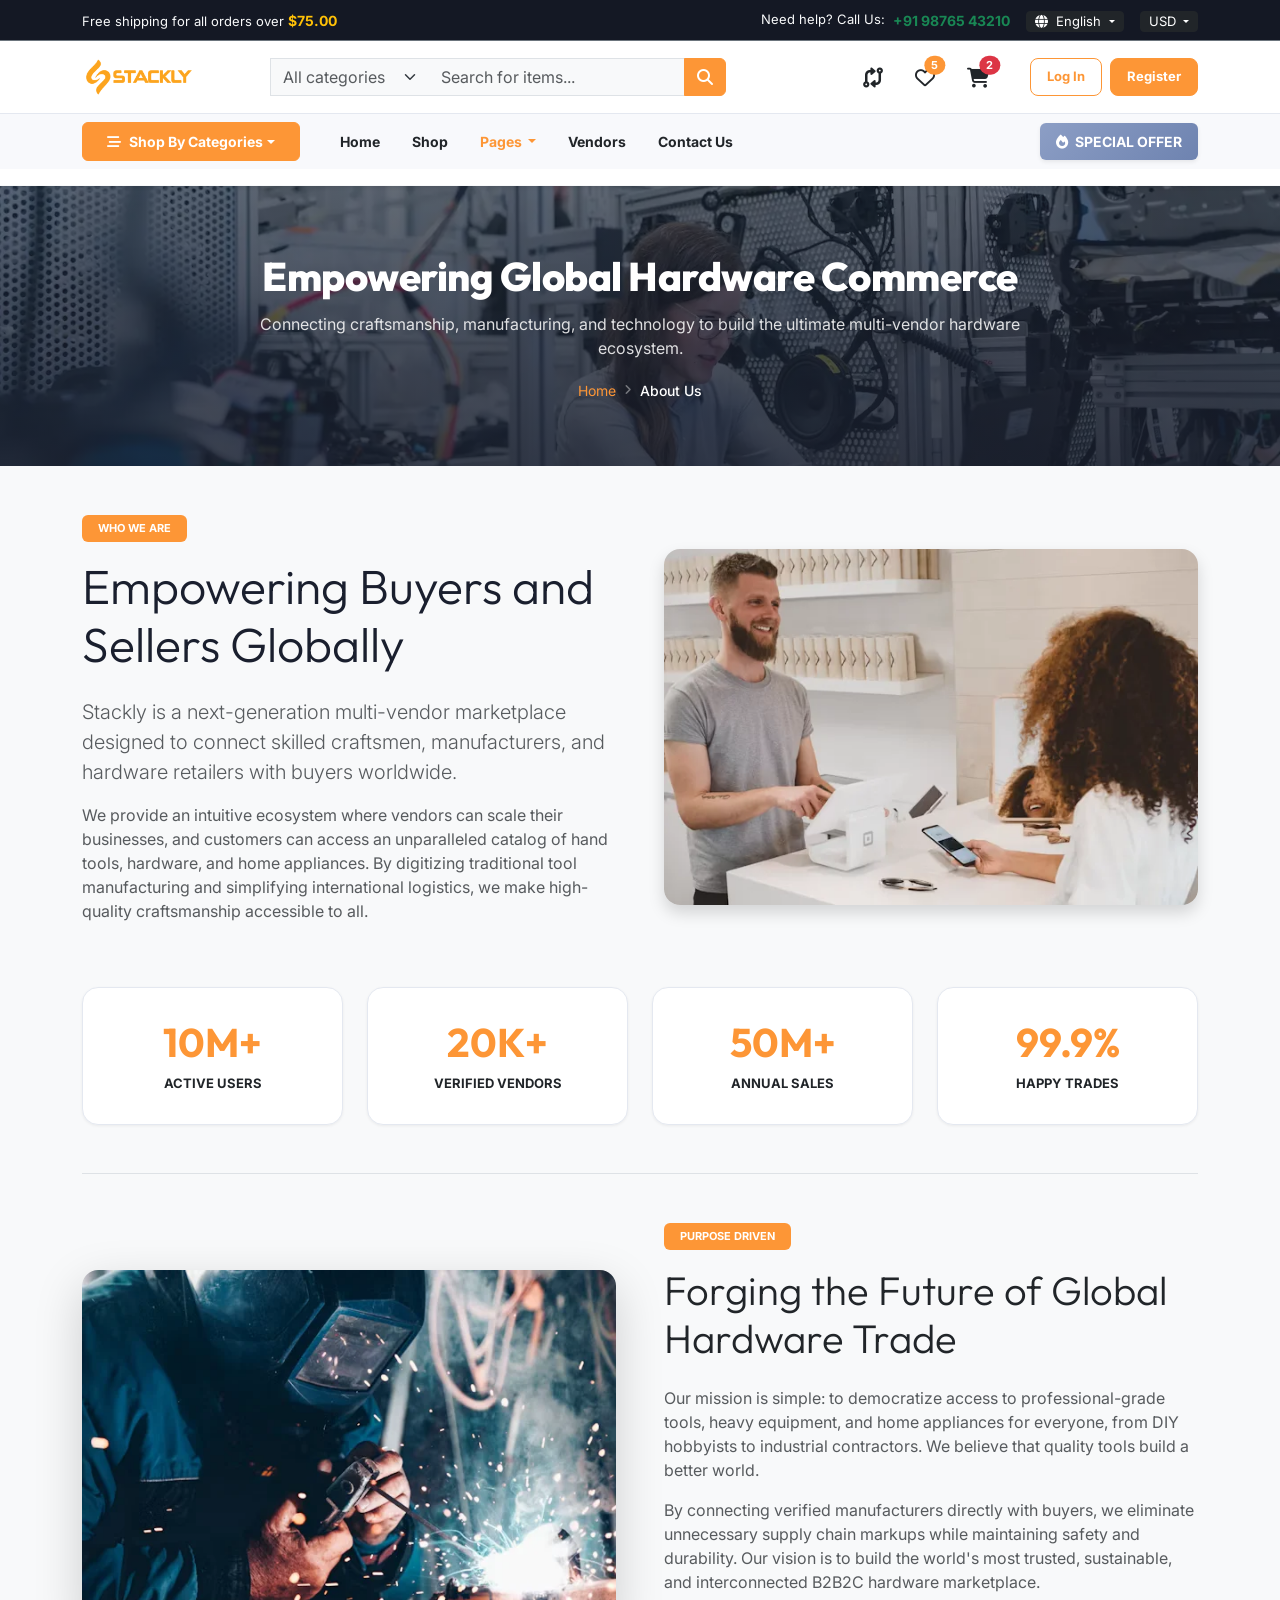
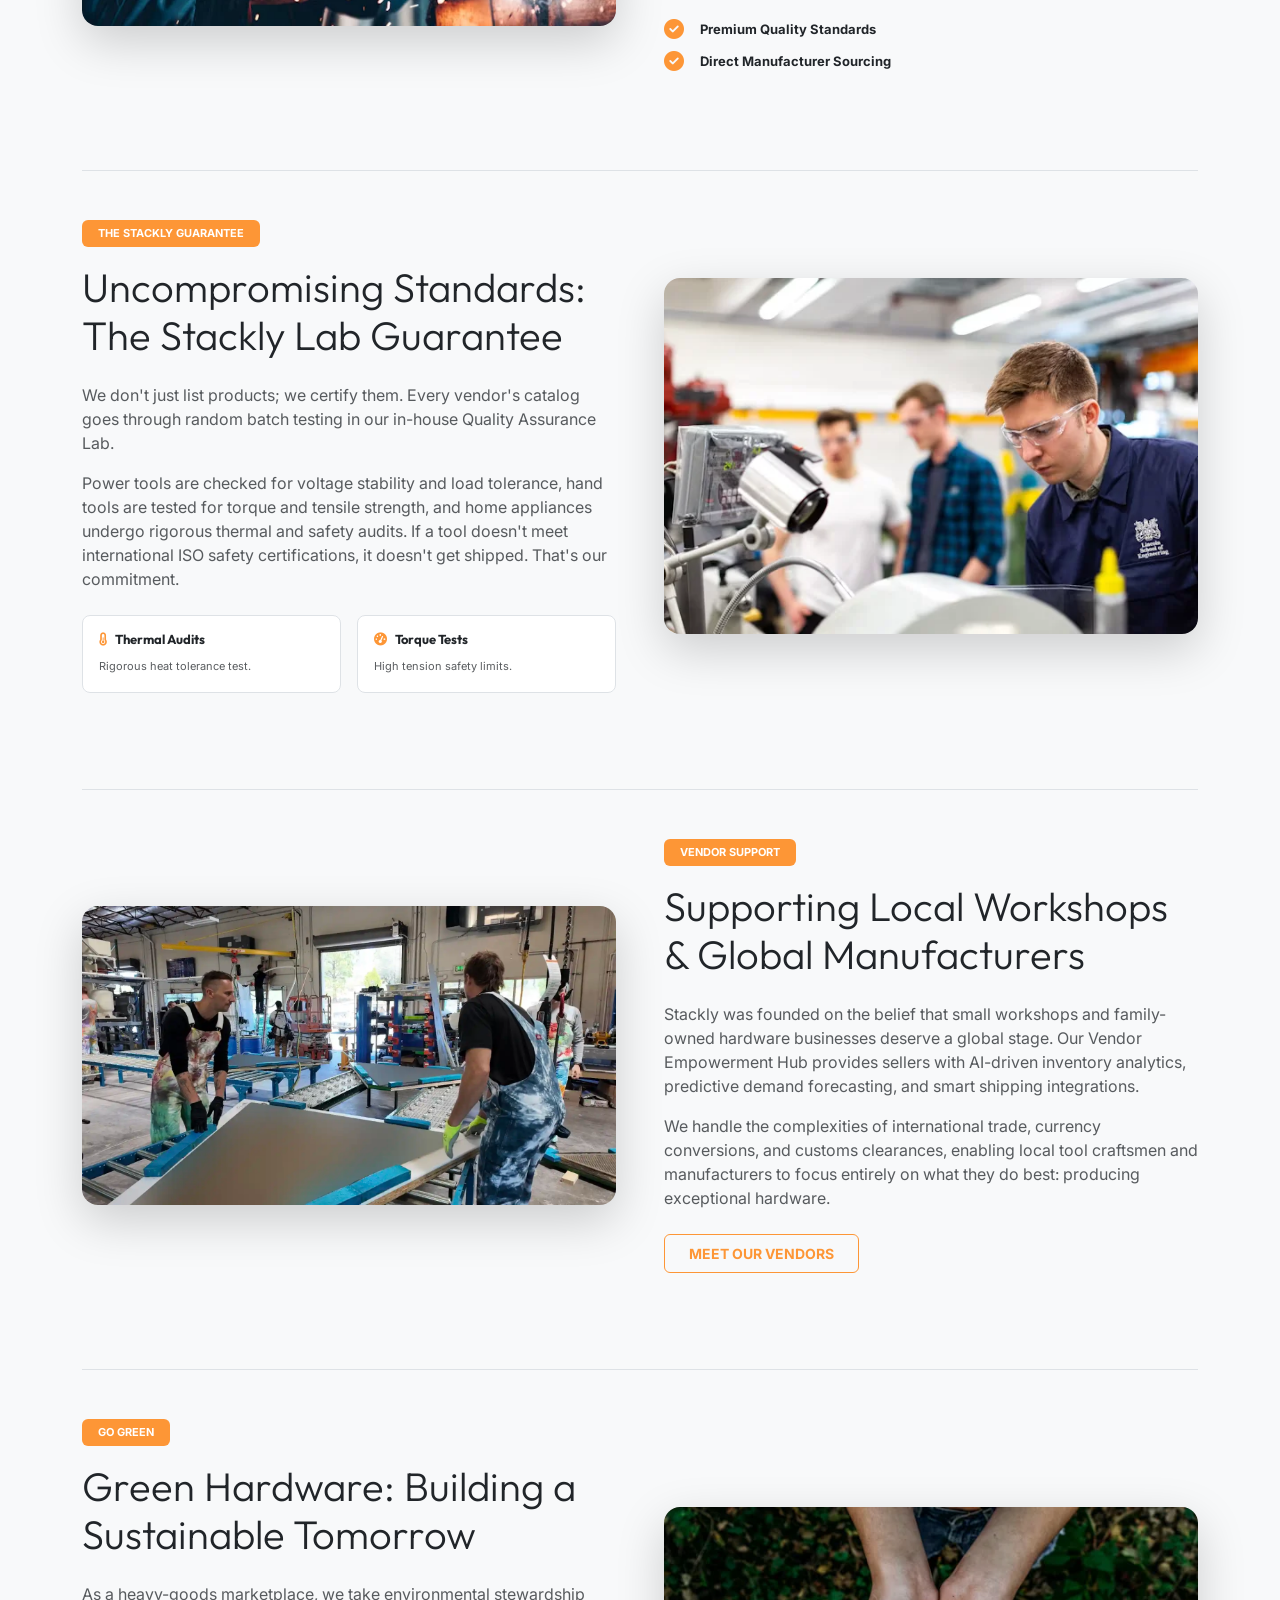
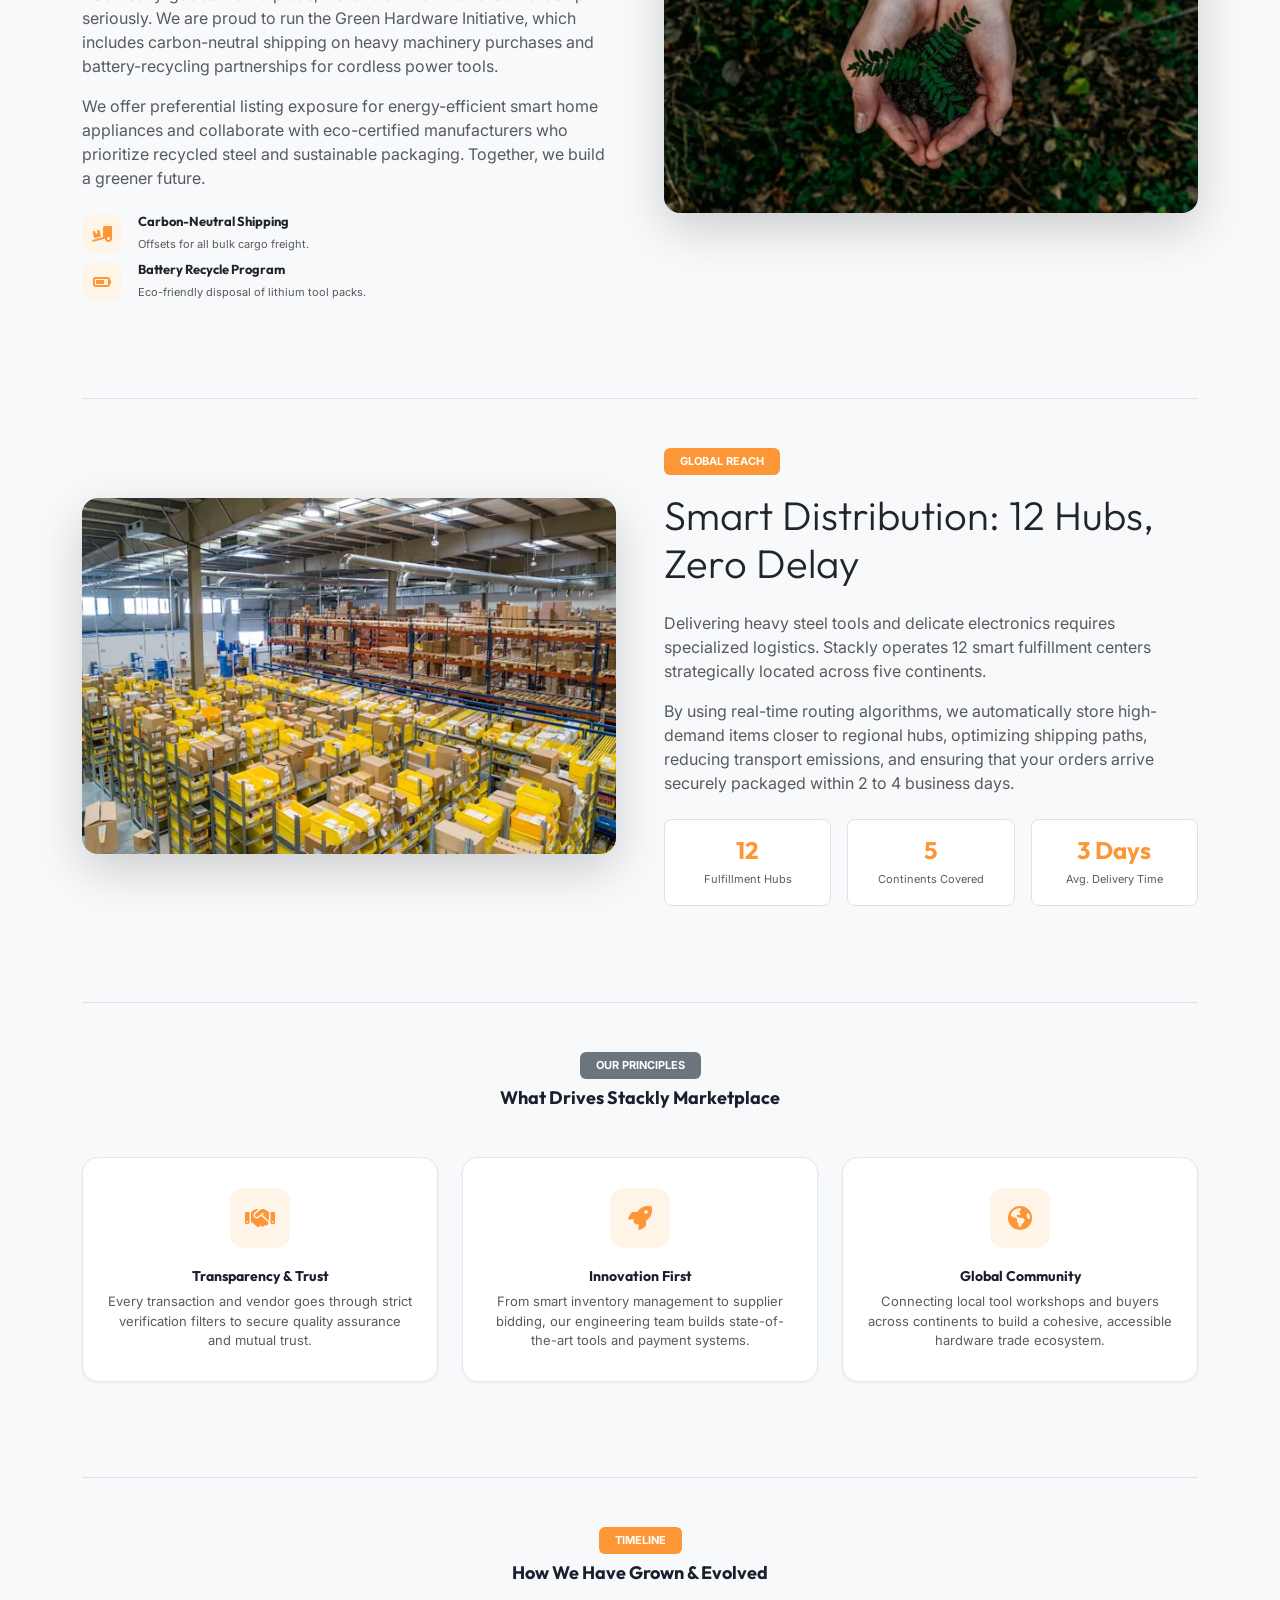
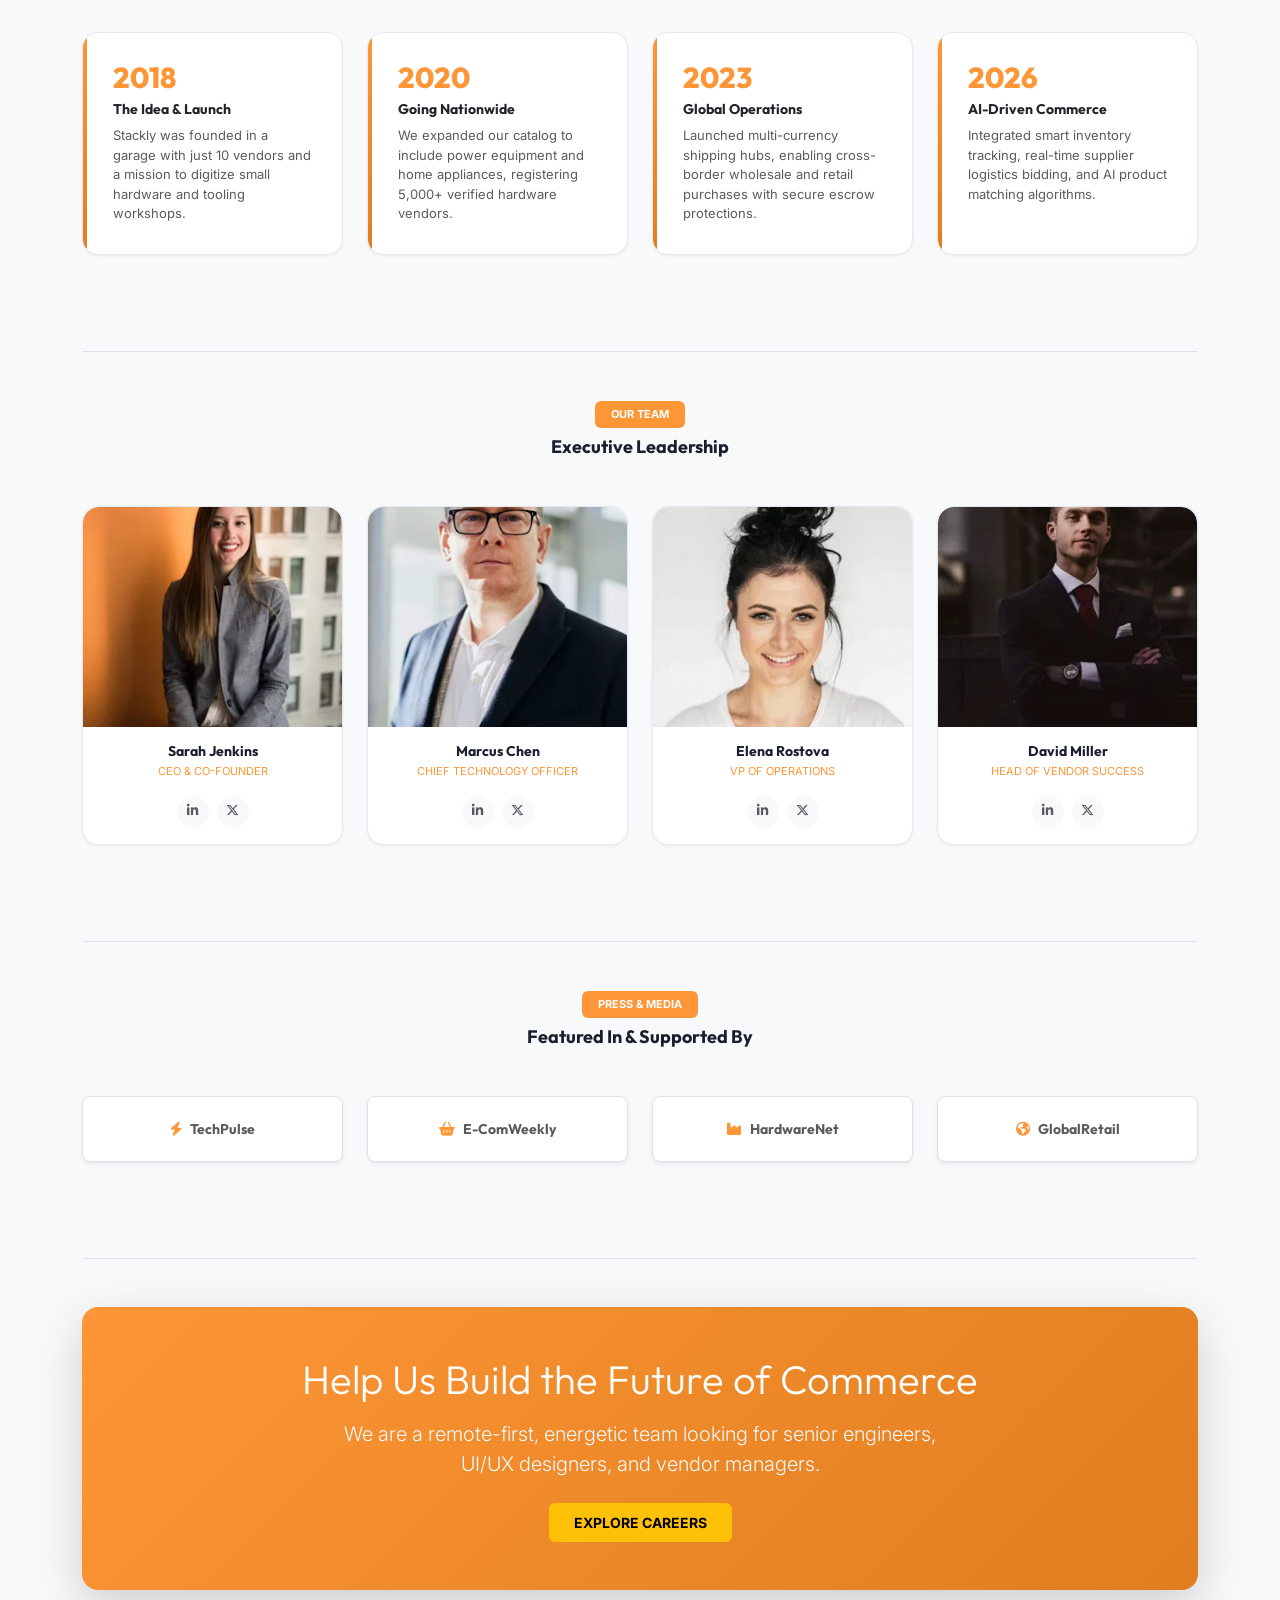
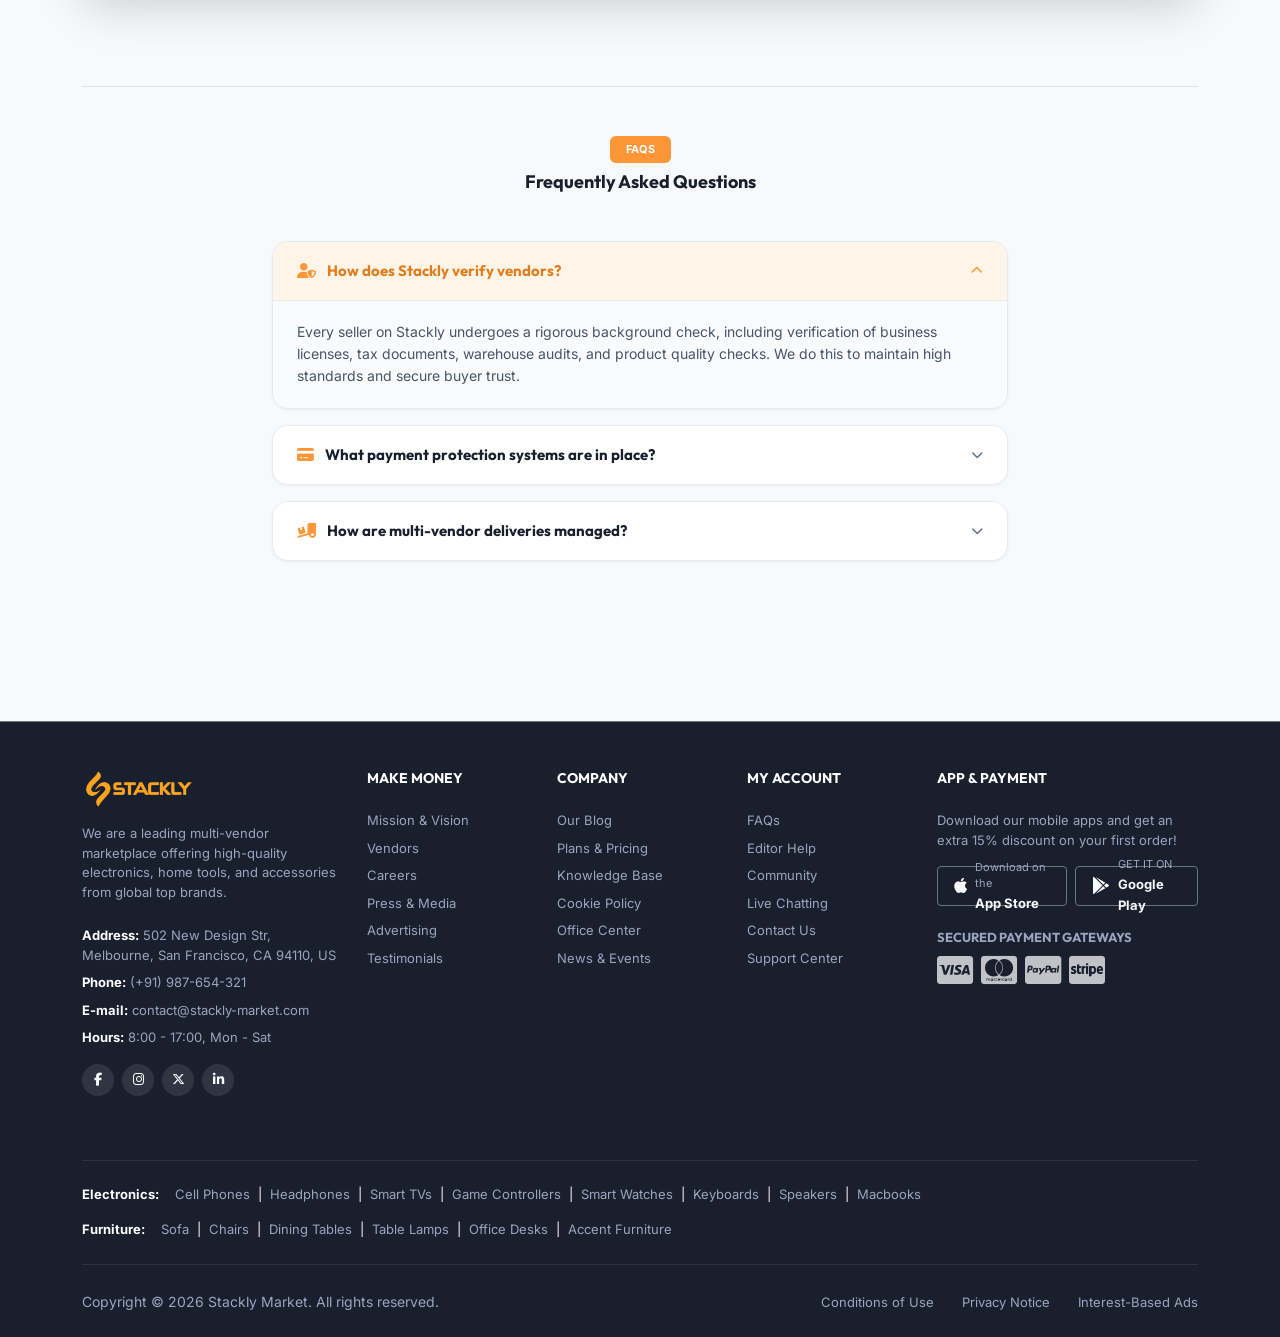
<file: pages/about.html>
<!doctype html>
<html lang="en">
  <head>
    <meta charset="UTF-8" />
    <meta name="viewport" content="width=device-width, initial-scale=1.0" />
    <title>About Us - Stackly Marketplace</title>
    <!-- Favicon -->
    <link
      rel="icon"
      type="image/webp"
      href="../assets/images/logoStackly.webp"
    />

    <!-- Bootstrap 5 CSS CDN -->
    <link
      href="https://cdn.jsdelivr.net/npm/bootstrap@5.3.2/dist/css/bootstrap.min.css"
      rel="stylesheet"
    />

    <!-- FontAwesome 6 CDN -->
    <link
      href="https://cdnjs.cloudflare.com/ajax/libs/font-awesome/6.4.2/css/all.min.css"
      rel="stylesheet"
    />

    <!-- Custom CSS -->
    <link href="../assets/css/styles.css" rel="stylesheet" />
  </head>
  <body>
    <!-- Dynamic Header Placeholder -->
    <div id="header-placeholder"></div>

    <!-- Hero Page Banner -->
    <section
      class="page-hero-banner animate-on-scroll animate-fade-in-down"
      style="
        background-image: url(&quot;../assets/images/about/about-banner-image.webp&quot;);
      "
    >
      <div class="banner-content">
        <h1>Empowering Global Hardware Commerce</h1>
        <p>
          Connecting craftsmanship, manufacturing, and technology to build the
          ultimate multi-vendor hardware ecosystem.
        </p>
        <ul class="banner-breadcrumbs">
          <li><a href="../index.html">Home</a></li>
          <li>About Us</li>
        </ul>
      </div>
    </section>

    <!-- Main Content -->
    <main class="main py-5 bg-light">
      <div class="container">
        <!-- Intro Section -->
        <div
          class="row align-items-center g-4 g-lg-5 mb-5 animate-on-scroll animate-fade-in-up"
        >
          <div class="col-lg-6">
            <span
              class="badge bg-primary px-3 py-2 font-xxs mb-3 text-uppercase"
              >Who We Are</span
            >
            <h2 class="display-5 font-bold mb-4">
              Empowering Buyers and Sellers Globally
            </h2>
            <p class="lead text-muted">
              Stackly is a next-generation multi-vendor marketplace designed to
              connect skilled craftsmen, manufacturers, and hardware retailers
              with buyers worldwide.
            </p>
            <p class="text-muted">
              We provide an intuitive ecosystem where vendors can scale their
              businesses, and customers can access an unparalleled catalog of
              hand tools, hardware, and home appliances. By digitizing
              traditional tool manufacturing and simplifying international
              logistics, we make high-quality craftsmanship accessible to all.
            </p>
          </div>
          <div class="col-lg-6">
            <img
              class="img-fluid rounded-4 shadow w-100"
              src="../assets/images/about/about-who-we-are-img.webp"
              alt="Marketplace operations"
            />
          </div>
        </div>

        <!-- Stats Grid -->
        <div class="row g-4 text-center mb-5 animate-on-scroll animate-zoom-in">
          <div class="col-6 col-md-3">
            <div class="stat-premium-card">
              <h2 class="text-primary font-bold mb-1 fs-1">10M+</h2>
              <span class="font-xs-bold text-dark text-uppercase tracking-wider"
                >Active Users</span
              >
            </div>
          </div>
          <div class="col-6 col-md-3">
            <div class="stat-premium-card">
              <h2 class="text-primary font-bold mb-1 fs-1">20K+</h2>
              <span class="font-xs-bold text-dark text-uppercase tracking-wider"
                >Verified Vendors</span
              >
            </div>
          </div>
          <div class="col-6 col-md-3">
            <div class="stat-premium-card">
              <h2 class="text-primary font-bold mb-1 fs-1">50M+</h2>
              <span class="font-xs-bold text-dark text-uppercase tracking-wider"
                >Annual Sales</span
              >
            </div>
          </div>
          <div class="col-6 col-md-3">
            <div class="stat-premium-card">
              <h2 class="text-primary font-bold mb-1 fs-1">99.9%</h2>
              <span class="font-xs-bold text-dark text-uppercase tracking-wider"
                >Happy Trades</span
              >
            </div>
          </div>
        </div>

        <!-- 5 New Rich Sections -->

        <!-- Section 1: Our Mission & Vision -->
        <div class="my-5 py-5 border-top animate-on-scroll animate-fade-in-up">
          <div class="row align-items-center g-4 g-lg-5">
            <div class="col-lg-6 order-lg-2">
              <span
                class="badge bg-primary px-3 py-2 font-xxs mb-3 text-uppercase"
                >Purpose Driven</span
              >
              <h3 class="display-6 font-bold mb-4 text-dark">
                Forging the Future of Global Hardware Trade
              </h3>
              <p class="text-muted mb-3">
                Our mission is simple: to democratize access to
                professional-grade tools, heavy equipment, and home appliances
                for everyone, from DIY hobbyists to industrial contractors. We
                believe that quality tools build a better world.
              </p>
              <p class="text-muted mb-4">
                By connecting verified manufacturers directly with buyers, we
                eliminate unnecessary supply chain markups while maintaining
                safety and durability. Our vision is to build the world's most
                trusted, sustainable, and interconnected B2B2C hardware
                marketplace.
              </p>
              <div class="d-flex align-items-center gap-3 mb-2">
                <div class="text-primary">
                  <i class="fa-solid fa-circle-check fs-5"></i>
                </div>
                <span class="font-xs-bold text-dark"
                  >Premium Quality Standards</span
                >
              </div>
              <div class="d-flex align-items-center gap-3">
                <div class="text-primary">
                  <i class="fa-solid fa-circle-check fs-5"></i>
                </div>
                <span class="font-xs-bold text-dark"
                  >Direct Manufacturer Sourcing</span
                >
              </div>
            </div>
            <div class="col-lg-6 order-lg-1">
              <img
                class="img-fluid rounded-4 shadow-lg w-100"
                src="../assets/images/about/about-grid-image-1.webp"
                alt="Hardware design and engineering"
              />
            </div>
          </div>
        </div>

        <!-- Section 2: Quality & Authentication Lab (The Stackly Guarantee) -->
        <div class="my-5 py-5 border-top animate-on-scroll animate-fade-in-up">
          <div class="row align-items-center g-4 g-lg-5">
            <div class="col-lg-6">
              <span
                class="badge bg-primary px-3 py-2 font-xxs mb-3 text-uppercase"
                >The Stackly Guarantee</span
              >
              <h3 class="display-6 font-bold mb-4 text-dark">
                Uncompromising Standards: The Stackly Lab Guarantee
              </h3>
              <p class="text-muted mb-3">
                We don't just list products; we certify them. Every vendor's
                catalog goes through random batch testing in our in-house
                Quality Assurance Lab.
              </p>
              <p class="text-muted mb-4">
                Power tools are checked for voltage stability and load
                tolerance, hand tools are tested for torque and tensile
                strength, and home appliances undergo rigorous thermal and
                safety audits. If a tool doesn't meet international ISO safety
                certifications, it doesn't get shipped. That's our commitment.
              </p>
              <div class="row g-3">
                <div class="col-sm-6">
                  <div class="p-3 border rounded-3 bg-white">
                    <h6 class="font-xs-bold text-dark mb-1">
                      <i
                        class="fa-solid fa-temperature-half text-primary me-2"
                      ></i
                      >Thermal Audits
                    </h6>
                    <span class="font-xxs text-muted"
                      >Rigorous heat tolerance test.</span
                    >
                  </div>
                </div>
                <div class="col-sm-6">
                  <div class="p-3 border rounded-3 bg-white">
                    <h6 class="font-xs-bold text-dark mb-1">
                      <i class="fa-solid fa-gauge-high text-primary me-2"></i
                      >Torque Tests
                    </h6>
                    <span class="font-xxs text-muted"
                      >High tension safety limits.</span
                    >
                  </div>
                </div>
              </div>
            </div>
            <div class="col-lg-6">
              <img
                class="img-fluid rounded-4 shadow-lg w-100"
                src="../assets/images/about/about-grid-image-2.webp"
                alt="Testing laboratory"
              />
            </div>
          </div>
        </div>

        <!-- Section 3: Vendor Empowerment Hub (Our Sellers' Success) -->
        <div class="my-5 py-5 border-top animate-on-scroll animate-fade-in-up">
          <div class="row align-items-center g-4 g-lg-5">
            <div class="col-lg-6 order-lg-2">
              <span
                class="badge bg-primary px-3 py-2 font-xxs mb-3 text-uppercase"
                >Vendor Support</span
              >
              <h3 class="display-6 font-bold mb-4 text-dark">
                Supporting Local Workshops & Global Manufacturers
              </h3>
              <p class="text-muted mb-3">
                Stackly was founded on the belief that small workshops and
                family-owned hardware businesses deserve a global stage. Our
                Vendor Empowerment Hub provides sellers with AI-driven inventory
                analytics, predictive demand forecasting, and smart shipping
                integrations.
              </p>
              <p class="text-muted mb-4">
                We handle the complexities of international trade, currency
                conversions, and customs clearances, enabling local tool
                craftsmen and manufacturers to focus entirely on what they do
                best: producing exceptional hardware.
              </p>
              <a
                href="#"
                class="btn btn-outline-primary px-4 py-2 font-sm-bold text-uppercase"
                >Meet Our Vendors</a
              >
            </div>
            <div class="col-lg-6 order-lg-1">
              <img
                class="img-fluid rounded-4 shadow-lg w-100"
                src="../assets/images/about/about-grid-image-3.webp"
                alt="Vendor workshop"
              />
            </div>
          </div>
        </div>

        <!-- Section 4: Sustainability & Eco-Friendly Hardware -->
        <div class="my-5 py-5 border-top animate-on-scroll animate-fade-in-up">
          <div class="row align-items-center g-4 g-lg-5">
            <div class="col-lg-6">
              <span
                class="badge bg-primary px-3 py-2 font-xxs mb-3 text-uppercase"
                >Go Green</span
              >
              <h3 class="display-6 font-bold mb-4 text-dark">
                Green Hardware: Building a Sustainable Tomorrow
              </h3>
              <p class="text-muted mb-3">
                As a heavy-goods marketplace, we take environmental stewardship
                seriously. We are proud to run the Green Hardware Initiative,
                which includes carbon-neutral shipping on heavy machinery
                purchases and battery-recycling partnerships for cordless power
                tools.
              </p>
              <p class="text-muted mb-4">
                We offer preferential listing exposure for energy-efficient
                smart home appliances and collaborate with eco-certified
                manufacturers who prioritize recycled steel and sustainable
                packaging. Together, we build a greener future.
              </p>
              <div class="d-flex align-items-center gap-3 mb-2">
                <div
                  class="icon-badge mb-0"
                  style="width: 40px; height: 40px; font-size: 16px"
                >
                  <i class="fa-solid fa-truck-ramp-box"></i>
                </div>
                <div>
                  <h6 class="font-xs-bold text-dark mb-0">
                    Carbon-Neutral Shipping
                  </h6>
                  <span class="font-xxs text-muted"
                    >Offsets for all bulk cargo freight.</span
                  >
                </div>
              </div>
              <div class="d-flex align-items-center gap-3">
                <div
                  class="icon-badge mb-0"
                  style="width: 40px; height: 40px; font-size: 16px"
                >
                  <i class="fa-solid fa-battery-three-quarters"></i>
                </div>
                <div>
                  <h6 class="font-xs-bold text-dark mb-0">
                    Battery Recycle Program
                  </h6>
                  <span class="font-xxs text-muted"
                    >Eco-friendly disposal of lithium tool packs.</span
                  >
                </div>
              </div>
            </div>
            <div class="col-lg-6">
              <img
                class="img-fluid rounded-4 shadow-lg w-100"
                src="../assets/images/about/about-grid-image-4.webp"
                alt="Eco friendly factory concept"
              />
            </div>
          </div>
        </div>

        <!-- Section 5: Global Logistics & Smart Warehousing Network -->
        <div class="my-5 py-5 border-top animate-on-scroll animate-fade-in-up">
          <div class="row align-items-center g-4 g-lg-5">
            <div class="col-lg-6 order-lg-2">
              <span
                class="badge bg-primary px-3 py-2 font-xxs mb-3 text-uppercase"
                >Global Reach</span
              >
              <h3 class="display-6 font-bold mb-4 text-dark">
                Smart Distribution: 12 Hubs, Zero Delay
              </h3>
              <p class="text-muted mb-3">
                Delivering heavy steel tools and delicate electronics requires
                specialized logistics. Stackly operates 12 smart fulfillment
                centers strategically located across five continents.
              </p>
              <p class="text-muted mb-4">
                By using real-time routing algorithms, we automatically store
                high-demand items closer to regional hubs, optimizing shipping
                paths, reducing transport emissions, and ensuring that your
                orders arrive securely packaged within 2 to 4 business days.
              </p>
              <div class="row g-3 text-center">
                <div class="col-4">
                  <div class="p-3 border rounded-3 bg-white">
                    <h4 class="text-primary font-bold mb-0">12</h4>
                    <span class="font-xxs text-muted">Fulfillment Hubs</span>
                  </div>
                </div>
                <div class="col-4">
                  <div class="p-3 border rounded-3 bg-white">
                    <h4 class="text-primary font-bold mb-0">5</h4>
                    <span class="font-xxs text-muted">Continents Covered</span>
                  </div>
                </div>
                <div class="col-4">
                  <div class="p-3 border rounded-3 bg-white">
                    <h4 class="text-primary font-bold mb-0">3 Days</h4>
                    <span class="font-xxs text-muted">Avg. Delivery Time</span>
                  </div>
                </div>
              </div>
            </div>
            <div class="col-lg-6 order-lg-1">
              <img
                class="img-fluid rounded-4 shadow-lg w-100"
                src="../assets/images/about/about-grid-image-5.webp"
                alt="Logistics warehouse warehouse"
              />
            </div>
          </div>
        </div>

        <!-- Core Values Section -->
        <div class="my-5 py-5 border-top animate-on-scroll animate-zoom-in">
          <div class="text-center mb-5">
            <span class="badge bg-secondary px-3 py-2 font-xxs text-uppercase"
              >Our Principles</span
            >
            <h3 class="font-lg-bold mt-2">What Drives Stackly Marketplace</h3>
          </div>
          <div class="row g-4">
            <div class="col-md-4">
              <div class="premium-card text-center">
                <div class="icon-badge">
                  <i class="fa-solid fa-handshake"></i>
                </div>
                <h5 class="font-sm-bold mb-2">Transparency &amp; Trust</h5>
                <p class="font-xs text-muted mb-0">
                  Every transaction and vendor goes through strict verification
                  filters to secure quality assurance and mutual trust.
                </p>
              </div>
            </div>
            <div class="col-md-4">
              <div class="premium-card text-center">
                <div class="icon-badge">
                  <i class="fa-solid fa-rocket"></i>
                </div>
                <h5 class="font-sm-bold mb-2">Innovation First</h5>
                <p class="font-xs text-muted mb-0">
                  From smart inventory management to supplier bidding, our
                  engineering team builds state-of-the-art tools and payment
                  systems.
                </p>
              </div>
            </div>
            <div class="col-md-4">
              <div class="premium-card text-center">
                <div class="icon-badge">
                  <i class="fa-solid fa-earth-americas"></i>
                </div>
                <h5 class="font-sm-bold mb-2">Global Community</h5>
                <p class="font-xs text-muted mb-0">
                  Connecting local tool workshops and buyers across continents
                  to build a cohesive, accessible hardware trade ecosystem.
                </p>
              </div>
            </div>
          </div>
        </div>

        <!-- Timeline Section -->
        <div class="my-5 py-5 border-top animate-on-scroll animate-fade-in-up">
          <div class="text-center mb-5">
            <span class="badge bg-primary px-3 py-2 font-xxs text-uppercase"
              >Timeline</span
            >
            <h3 class="font-lg-bold mt-2">How We Have Grown & Evolved</h3>
          </div>
          <div class="row g-4 position-relative">
            <div class="col-md-3">
              <div class="timeline-card">
                <div class="timeline-year">2018</div>
                <h5 class="font-sm-bold text-dark mb-2">The Idea & Launch</h5>
                <p class="font-xs text-muted mb-0">
                  Stackly was founded in a garage with just 10 vendors and a
                  mission to digitize small hardware and tooling workshops.
                </p>
              </div>
            </div>
            <div class="col-md-3">
              <div class="timeline-card">
                <div class="timeline-year">2020</div>
                <h5 class="font-sm-bold text-dark mb-2">Going Nationwide</h5>
                <p class="font-xs text-muted mb-0">
                  We expanded our catalog to include power equipment and home
                  appliances, registering 5,000+ verified hardware vendors.
                </p>
              </div>
            </div>
            <div class="col-md-3">
              <div class="timeline-card">
                <div class="timeline-year">2023</div>
                <h5 class="font-sm-bold text-dark mb-2">Global Operations</h5>
                <p class="font-xs text-muted mb-0">
                  Launched multi-currency shipping hubs, enabling cross-border
                  wholesale and retail purchases with secure escrow protections.
                </p>
              </div>
            </div>
            <div class="col-md-3">
              <div class="timeline-card">
                <div class="timeline-year">2026</div>
                <h5 class="font-sm-bold text-dark mb-2">AI-Driven Commerce</h5>
                <p class="font-xs text-muted mb-0">
                  Integrated smart inventory tracking, real-time supplier
                  logistics bidding, and AI product matching algorithms.
                </p>
              </div>
            </div>
          </div>
        </div>

        <!-- Team Section -->
        <div class="my-5 py-5 border-top animate-on-scroll animate-zoom-in">
          <div class="text-center mb-5">
            <span class="badge bg-primary px-3 py-2 font-xxs text-uppercase"
              >Our Team</span
            >
            <h3 class="font-lg-bold mt-2">Executive Leadership</h3>
          </div>
          <div class="row g-4">
            <div class="col-md-3 col-sm-6">
              <div class="premium-card p-0 text-center overflow-hidden">
                <div class="zoom-img-container">
                  <img
                    src="../assets/images/about/about-team-section-person-1.webp"
                    alt="Sarah Jenkins"
                    class="img-fluid w-100"
                    style="height: 220px; object-fit: cover"
                  />
                </div>
                <div class="p-3">
                  <h5 class="font-sm-bold mb-1">Sarah Jenkins</h5>
                  <span
                    class="font-xxs text-primary text-uppercase font-bold d-block mb-3"
                    >CEO & Co-Founder</span
                  >
                  <div class="d-flex justify-content-center gap-2">
                    <a
                      class="btn btn-sm btn-light rounded-circle text-muted"
                      style="width: 32px; height: 32px; line-height: 18px"
                      href="#"
                      ><i class="fa-brands fa-linkedin-in font-xs"></i
                    ></a>
                    <a
                      class="btn btn-sm btn-light rounded-circle text-muted"
                      style="width: 32px; height: 32px; line-height: 18px"
                      href="#"
                      ><i class="fa-brands fa-x-twitter font-xs"></i
                    ></a>
                  </div>
                </div>
              </div>
            </div>
            <div class="col-md-3 col-sm-6">
              <div class="premium-card p-0 text-center overflow-hidden">
                <div class="zoom-img-container">
                  <img
                    src="../assets/images/about/about-team-section-person-2.webp"
                    alt="Marcus Chen"
                    class="img-fluid w-100"
                    style="height: 220px; object-fit: cover"
                  />
                </div>
                <div class="p-3">
                  <h5 class="font-sm-bold mb-1">Marcus Chen</h5>
                  <span
                    class="font-xxs text-primary text-uppercase font-bold d-block mb-3"
                    >Chief Technology Officer</span
                  >
                  <div class="d-flex justify-content-center gap-2">
                    <a
                      class="btn btn-sm btn-light rounded-circle text-muted"
                      style="width: 32px; height: 32px; line-height: 18px"
                      href="#"
                      ><i class="fa-brands fa-linkedin-in font-xs"></i
                    ></a>
                    <a
                      class="btn btn-sm btn-light rounded-circle text-muted"
                      style="width: 32px; height: 32px; line-height: 18px"
                      href="#"
                      ><i class="fa-brands fa-x-twitter font-xs"></i
                    ></a>
                  </div>
                </div>
              </div>
            </div>
            <div class="col-md-3 col-sm-6">
              <div class="premium-card p-0 text-center overflow-hidden">
                <div class="zoom-img-container">
                  <img
                    src="../assets/images/about/about-team-section-person-3.webp"
                    alt="Elena Rostova"
                    class="img-fluid w-100"
                    style="height: 220px; object-fit: cover"
                  />
                </div>
                <div class="p-3">
                  <h5 class="font-sm-bold mb-1">Elena Rostova</h5>
                  <span
                    class="font-xxs text-primary text-uppercase font-bold d-block mb-3"
                    >VP of Operations</span
                  >
                  <div class="d-flex justify-content-center gap-2">
                    <a
                      class="btn btn-sm btn-light rounded-circle text-muted"
                      style="width: 32px; height: 32px; line-height: 18px"
                      href="#"
                      ><i class="fa-brands fa-linkedin-in font-xs"></i
                    ></a>
                    <a
                      class="btn btn-sm btn-light rounded-circle text-muted"
                      style="width: 32px; height: 32px; line-height: 18px"
                      href="#"
                      ><i class="fa-brands fa-x-twitter font-xs"></i
                    ></a>
                  </div>
                </div>
              </div>
            </div>
            <div class="col-md-3 col-sm-6">
              <div class="premium-card p-0 text-center overflow-hidden">
                <div class="zoom-img-container">
                  <img
                    src="../assets/images/about/about-team-section-person-4.webp"
                    alt="David Miller"
                    class="img-fluid w-100"
                    style="height: 220px; object-fit: cover"
                  />
                </div>
                <div class="p-3">
                  <h5 class="font-sm-bold mb-1">David Miller</h5>
                  <span
                    class="font-xxs text-primary text-uppercase font-bold d-block mb-3"
                    >Head of Vendor Success</span
                  >
                  <div class="d-flex justify-content-center gap-2">
                    <a
                      class="btn btn-sm btn-light rounded-circle text-muted"
                      style="width: 32px; height: 32px; line-height: 18px"
                      href="#"
                      ><i class="fa-brands fa-linkedin-in font-xs"></i
                    ></a>
                    <a
                      class="btn btn-sm btn-light rounded-circle text-muted"
                      style="width: 32px; height: 32px; line-height: 18px"
                      href="#"
                      ><i class="fa-brands fa-x-twitter font-xs"></i
                    ></a>
                  </div>
                </div>
              </div>
            </div>
          </div>
        </div>

        <!-- Press Section -->
        <div class="my-5 py-5 border-top animate-on-scroll animate-blur-in">
          <div class="text-center mb-5">
            <span class="badge bg-primary px-3 py-2 font-xxs text-uppercase"
              >Press & Media</span
            >
            <h3 class="font-lg-bold mt-2">Featured In & Supported By</h3>
          </div>
          <div class="row align-items-center g-4 text-center">
            <div class="col-6 col-md-3">
              <div class="p-4 border bg-white rounded-3 shadow-sm hover-up">
                <h5 class="font-heading font-sm-bold text-muted mb-0">
                  <i class="fa-solid fa-bolt me-2 text-primary"></i>TechPulse
                </h5>
              </div>
            </div>
            <div class="col-6 col-md-3">
              <div class="p-4 border bg-white rounded-3 shadow-sm hover-up">
                <h5 class="font-heading font-sm-bold text-muted mb-0">
                  <i class="fa-solid fa-basket-shopping me-2 text-primary"></i
                  >E-ComWeekly
                </h5>
              </div>
            </div>
            <div class="col-6 col-md-3">
              <div class="p-4 border bg-white rounded-3 shadow-sm hover-up">
                <h5 class="font-heading font-sm-bold text-muted mb-0">
                  <i class="fa-solid fa-industry me-2 text-primary"></i
                  >HardwareNet
                </h5>
              </div>
            </div>
            <div class="col-6 col-md-3">
              <div class="p-4 border bg-white rounded-3 shadow-sm hover-up">
                <h5 class="font-heading font-sm-bold text-muted mb-0">
                  <i class="fa-solid fa-earth-americas me-2 text-primary"></i
                  >GlobalRetail
                </h5>
              </div>
            </div>
          </div>
        </div>

        <!-- Careers Callout -->
        <div class="my-5 py-5 border-top animate-on-scroll animate-zoom-in">
          <div
            class="p-5 rounded-4 bg-gradient-primary text-white text-center shadow-lg position-relative overflow-hidden"
          >
            <div class="position-relative z-index-1">
              <h2 class="display-6 font-bold text-white mb-3">
                Help Us Build the Future of Commerce
              </h2>
              <p
                class="lead mb-4 mx-auto text-light opacity-90"
                style="max-width: 600px"
              >
                We are a remote-first, energetic team looking for senior
                engineers, UI/UX designers, and vendor managers.
              </p>
              <a
                href="#"
                class="btn btn-warning px-4 py-2 font-sm-bold text-uppercase"
                >Explore Careers</a
              >
            </div>
          </div>
        </div>

        <!-- FAQ Section -->
        <div class="my-5 py-5 border-top animate-on-scroll animate-fade-in-up">
          <div class="text-center mb-5">
            <span class="badge bg-primary px-3 py-2 font-xxs text-uppercase"
              >FAQs</span
            >
            <h3 class="font-lg-bold mt-2">Frequently Asked Questions</h3>
          </div>
          <div class="row justify-content-center">
            <div class="col-lg-8">
              <div class="accordion" id="aboutAccordion">
                <!-- FAQ Item 1 -->
                <div class="faq-card-item">
                  <h2 class="accordion-header" id="headingOne">
                    <button
                      class="faq-btn"
                      type="button"
                      data-bs-toggle="collapse"
                      data-bs-target="#collapseOne"
                      aria-expanded="true"
                      aria-controls="collapseOne"
                    >
                      <span
                        ><i
                          class="fa-solid fa-user-shield text-primary me-2"
                        ></i>
                        How does Stackly verify vendors?</span
                      >
                    </button>
                  </h2>
                  <div
                    id="collapseOne"
                    class="accordion-collapse collapse show"
                    aria-labelledby="headingOne"
                    data-bs-parent="#aboutAccordion"
                  >
                    <div class="faq-body">
                      Every seller on Stackly undergoes a rigorous background
                      check, including verification of business licenses, tax
                      documents, warehouse audits, and product quality checks.
                      We do this to maintain high standards and secure buyer
                      trust.
                    </div>
                  </div>
                </div>
                <!-- FAQ Item 2 -->
                <div class="faq-card-item">
                  <h2 class="accordion-header" id="headingTwo">
                    <button
                      class="faq-btn collapsed"
                      type="button"
                      data-bs-toggle="collapse"
                      data-bs-target="#collapseTwo"
                      aria-expanded="false"
                      aria-controls="collapseTwo"
                    >
                      <span
                        ><i
                          class="fa-solid fa-credit-card text-primary me-2"
                        ></i>
                        What payment protection systems are in place?</span
                      >
                    </button>
                  </h2>
                  <div
                    id="collapseTwo"
                    class="accordion-collapse collapse"
                    aria-labelledby="headingTwo"
                    data-bs-parent="#aboutAccordion"
                  >
                    <div class="faq-body">
                      Stackly uses an advanced escrow-style payment framework.
                      When you make a purchase, the money is secured until the
                      vendor confirms shipment and tracking data is validated.
                      We support major cards, PayPal, and multi-currency
                      payouts.
                    </div>
                  </div>
                </div>
                <!-- FAQ Item 3 -->
                <div class="faq-card-item">
                  <h2 class="accordion-header" id="headingThree">
                    <button
                      class="faq-btn collapsed"
                      type="button"
                      data-bs-toggle="collapse"
                      data-bs-target="#collapseThree"
                      aria-expanded="false"
                      aria-controls="collapseThree"
                    >
                      <span
                        ><i
                          class="fa-solid fa-truck-ramp-box text-primary me-2"
                        ></i>
                        How are multi-vendor deliveries managed?</span
                      >
                    </button>
                  </h2>
                  <div
                    id="collapseThree"
                    class="accordion-collapse collapse"
                    aria-labelledby="headingThree"
                    data-bs-parent="#aboutAccordion"
                  >
                    <div class="faq-body">
                      Since Stackly is a multi-vendor platform, items in your
                      cart might belong to different vendors. If so, they will
                      ship separately directly from each vendor's warehouse. You
                      will receive unique tracking numbers for each shipment.
                    </div>
                  </div>
                </div>
              </div>
            </div>
          </div>
        </div>
      </div>
    </main>

    <!-- Dynamic Footer Placeholder -->
    <div id="footer-placeholder"></div>

    <!-- Bootstrap 5 Bundle JS CDN -->
    <script src="https://cdn.jsdelivr.net/npm/bootstrap@5.3.2/dist/js/bootstrap.bundle.min.js"></script>

    <!-- Custom Script -->
    <script src="../assets/js/script.js"></script>
  </body>
</html>
</file>
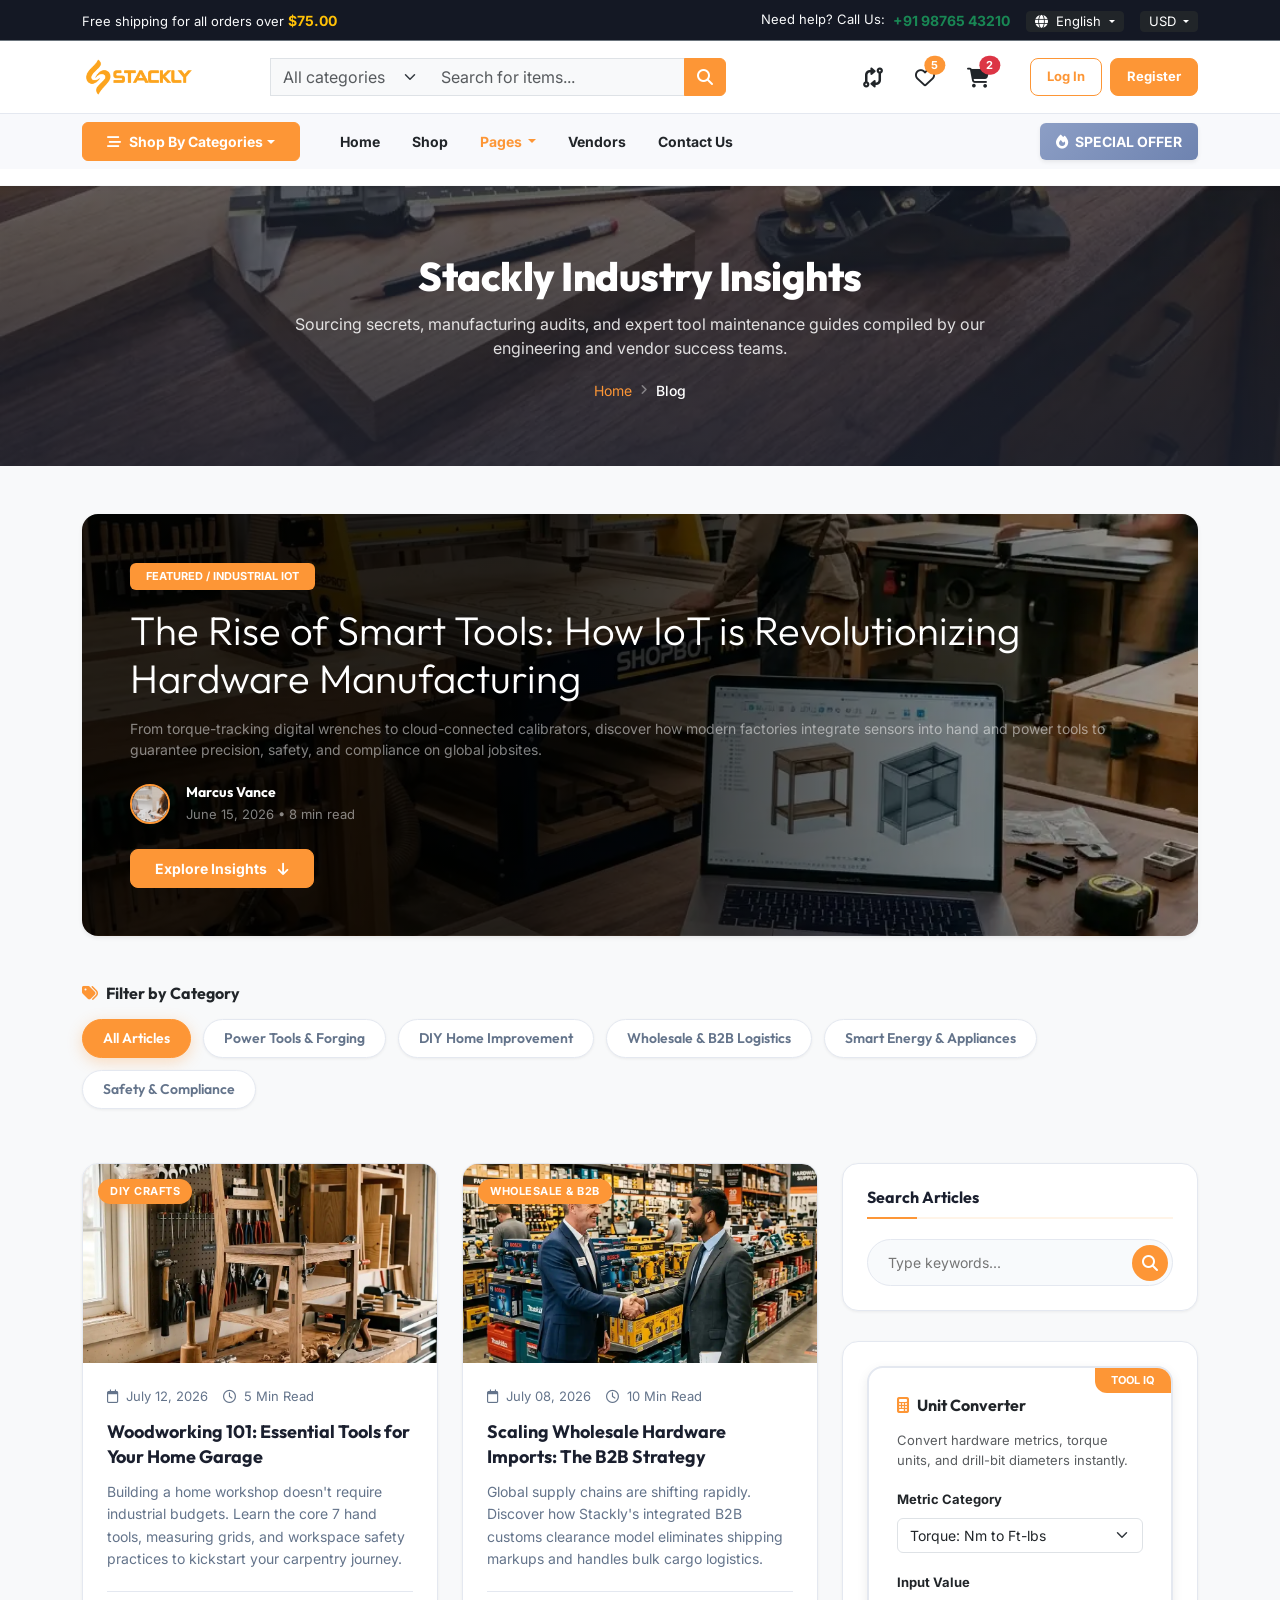
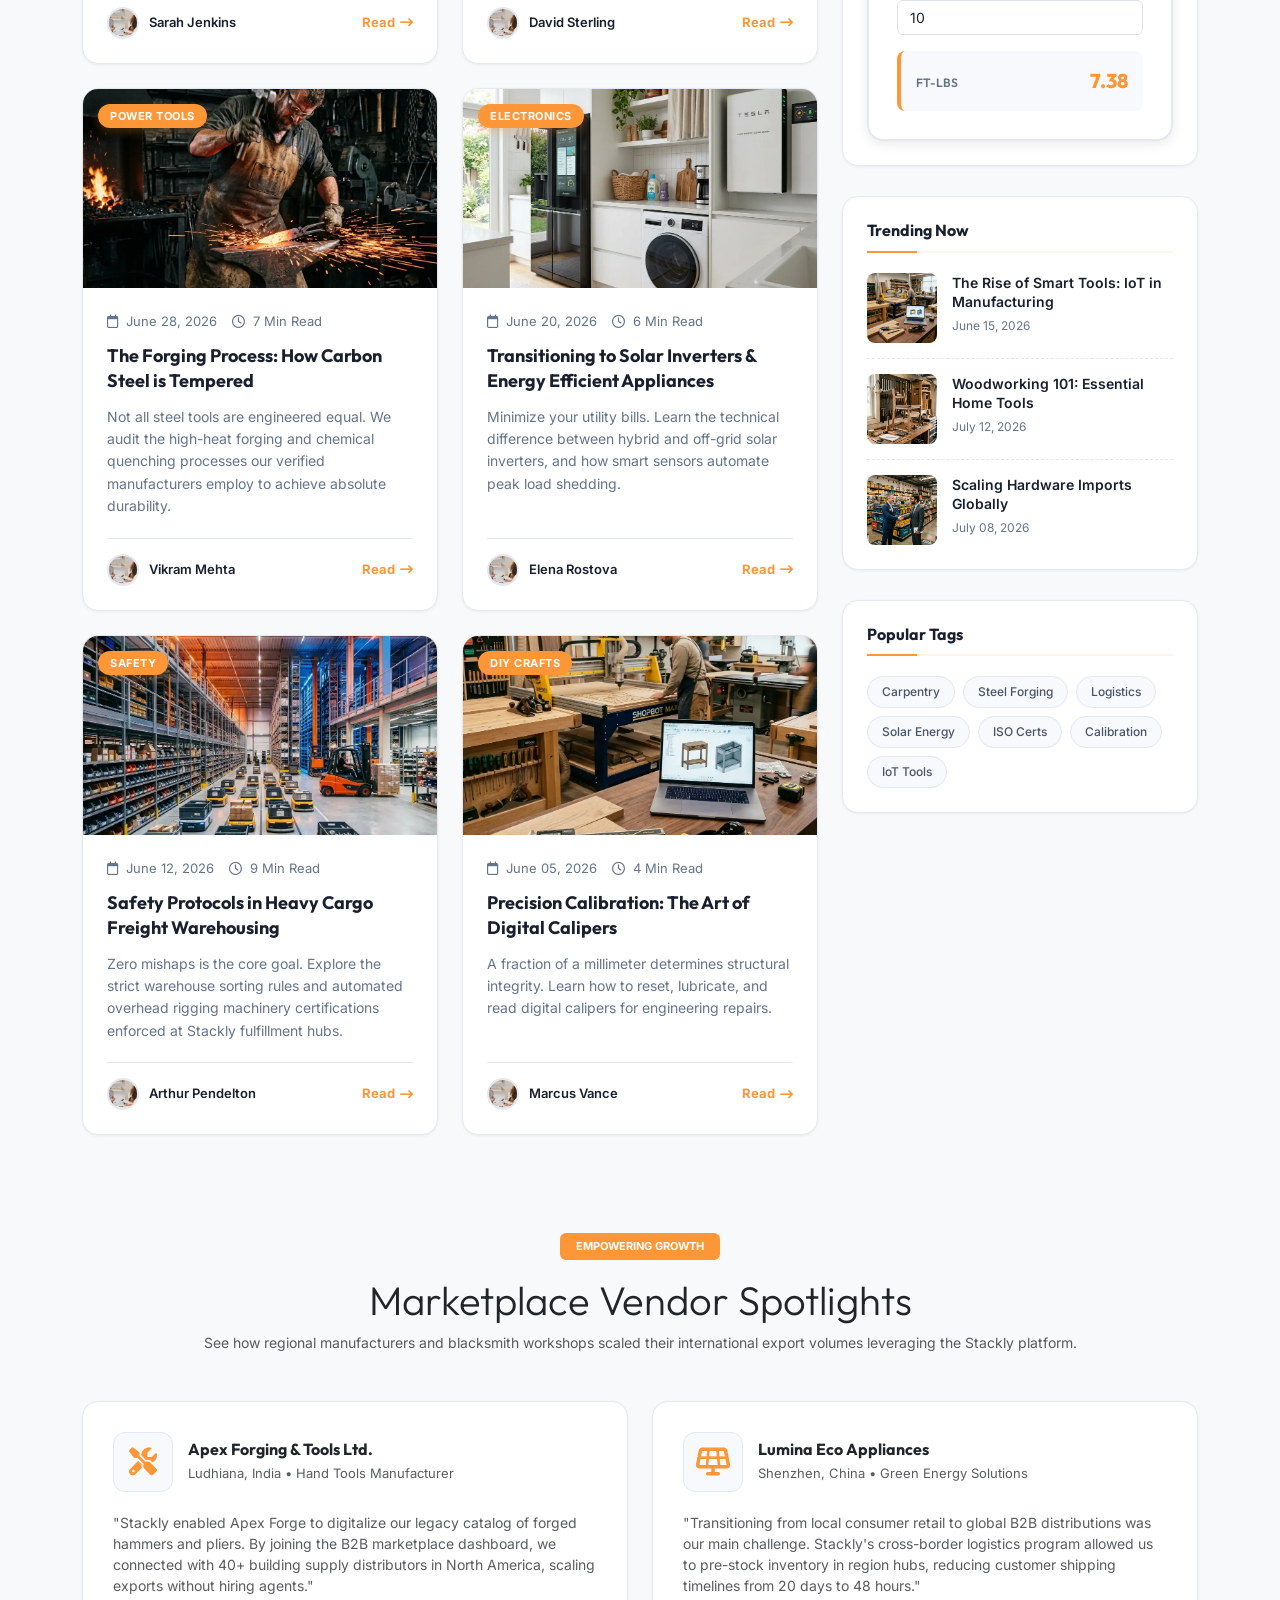
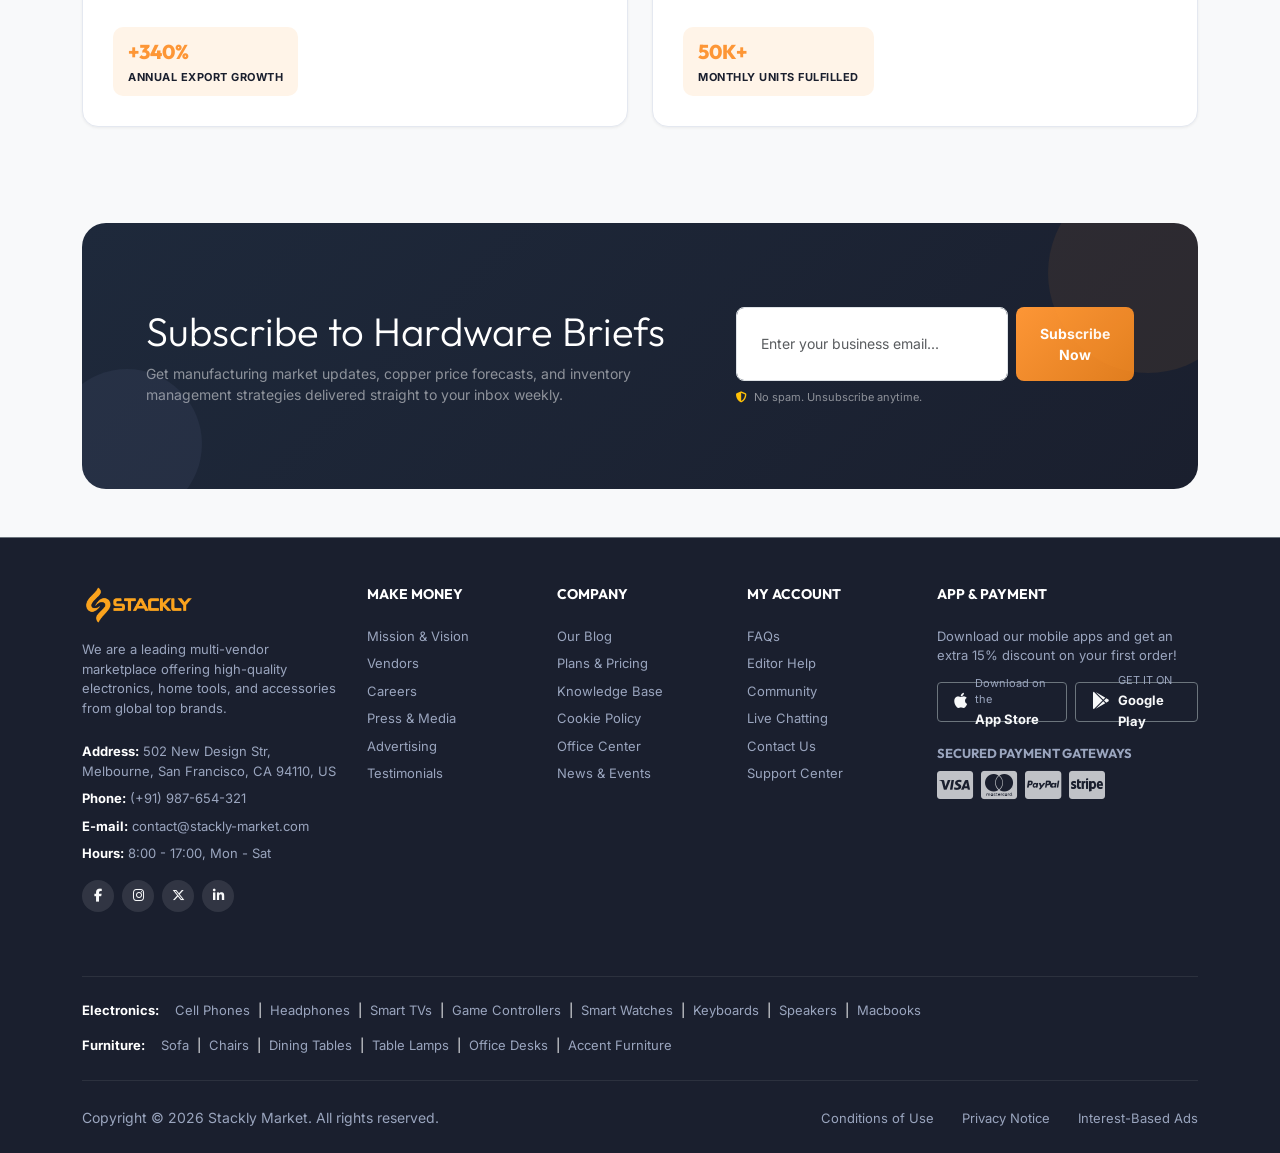
<file: pages/blog.html>
<!doctype html>
<html lang="en">
  <head>
    <meta charset="UTF-8" />
    <meta name="viewport" content="width=device-width, initial-scale=1.0" />
    <title>Hardware Insights & DIY Guides - Stackly Blog</title>
    <meta
      name="description"
      content="Stay updated with the latest in hardware manufacturing, smart tool technologies, home appliance reviews, B2B wholesale logistics, and expert DIY woodworking guides."
    />
    <!-- Favicon -->
    <link
      rel="icon"
      type="image/webp"
      href="../assets/images/logoStackly.webp"
    />

    <!-- Bootstrap 5 CSS CDN -->
    <link
      href="https://cdn.jsdelivr.net/npm/bootstrap@5.3.2/dist/css/bootstrap.min.css"
      rel="stylesheet"
    />

    <!-- FontAwesome 6 CDN -->
    <link
      href="https://cdnjs.cloudflare.com/ajax/libs/font-awesome/6.4.2/css/all.min.css"
      rel="stylesheet"
    />

    <!-- Custom CSS -->
    <link href="../assets/css/styles.css" rel="stylesheet" />
  </head>
  <body>
    <!-- Dynamic Header Placeholder -->
    <div id="header-placeholder"></div>

    <!-- Hero Page Banner -->
    <section
      class="page-hero-banner animate-on-scroll animate-fade-in-down"
      style="
        background-image: url(&quot;../assets/images/blog/blog-hero.webp&quot;);
        background-position: bottom;
      "
    >
      <div class="banner-content">
        <h1>Stackly Industry Insights</h1>
        <p>
          Sourcing secrets, manufacturing audits, and expert tool maintenance
          guides compiled by our engineering and vendor success teams.
        </p>
        <ul class="banner-breadcrumbs">
          <li><a href="../index.html">Home</a></li>
          <li>Blog</li>
        </ul>
      </div>
    </section>

    <!-- Main Content Grid -->
    <main class="main py-5 bg-light">
      <div class="container">
        <!-- Section 1: Featured Article Spot (Hero Callout) -->
        <div class="row mb-5 animate-on-scroll animate-zoom-in">
          <div class="col-12">
            <div
              class="card border-0 rounded-4 overflow-hidden shadow-sm"
              style="
                background-image:
                  linear-gradient(
                    to right,
                    rgba(0, 0, 0, 0.85) 40%,
                    rgba(0, 0, 0, 0.3) 100%
                  ),
                  url(&quot;../assets/images/blog/blog-hero.webp&quot;);
                background-size: cover;
                background-position: center;
                min-height: 400px;
                display: flex;
                align-items: center;
              "
            >
              <div class="card-body p-4 p-md-5 text-white max-w-700">
                <span
                  class="badge bg-primary px-3 py-2 text-uppercase mb-3 font-xxs"
                  >Featured / Industrial IoT</span
                >
                <h2 class="display-6 font-bold text-white mb-3">
                  The Rise of Smart Tools: How IoT is Revolutionizing Hardware
                  Manufacturing
                </h2>
                <p class="text-white-50 mb-4 font-sm">
                  From torque-tracking digital wrenches to cloud-connected
                  calibrators, discover how modern factories integrate sensors
                  into hand and power tools to guarantee precision, safety, and
                  compliance on global jobsites.
                </p>
                <div class="d-flex align-items-center gap-3 mb-4">
                  <img
                    src="../assets/images/about/about-who-we-are-img.webp"
                    alt="Marcus Vance"
                    class="rounded-circle"
                    style="
                      width: 40px;
                      height: 40px;
                      object-fit: cover;
                      border: 2px solid var(--primary-color);
                    "
                  />
                  <div>
                    <h6 class="font-sm-bold text-white mb-0">Marcus Vance</h6>
                    <span class="font-xs text-white-50"
                      >June 15, 2026 &bull; 8 min read</span
                    >
                  </div>
                </div>
                <a
                  href="#"
                  class="btn btn-primary btn-md px-4 py-2 font-sm-bold rounded-3"
                >
                  Explore Insights <i class="fa-solid fa-arrow-down ms-2"></i>
                </a>
              </div>
            </div>
          </div>
        </div>

        <!-- Section 2: Quick Filter Pills -->
        <div
          class="row mb-4 align-items-center animate-on-scroll animate-fade-in-up"
        >
          <div class="col-12">
            <h4 class="font-md-bold text-dark mb-3">
              <i class="fa-solid fa-tags text-primary me-2"></i>Filter by
              Category
            </h4>
            <div class="blog-category-container">
              <button
                class="blog-category-btn active"
                onclick="filterCategory('all', this)"
              >
                All Articles
              </button>
              <button
                class="blog-category-btn"
                onclick="filterCategory('power', this)"
              >
                Power Tools & Forging
              </button>
              <button
                class="blog-category-btn"
                onclick="filterCategory('diy', this)"
              >
                DIY Home Improvement
              </button>
              <button
                class="blog-category-btn"
                onclick="filterCategory('b2b', this)"
              >
                Wholesale & B2B Logistics
              </button>
              <button
                class="blog-category-btn"
                onclick="filterCategory('electronics', this)"
              >
                Smart Energy & Appliances
              </button>
              <button
                class="blog-category-btn"
                onclick="filterCategory('safety', this)"
              >
                Safety & Compliance
              </button>
            </div>
          </div>
        </div>

        <div
          class="row g-4 animate-on-scroll animate-fade-in-up"
          id="recent-articles"
        >
          <!-- Section 3: Blog Posts Grid (Left Column) -->
          <div class="col-lg-8">
            <div class="row g-4" id="blog-posts-row">
              <!-- Post 1: DIY Crafts -->
              <div class="col-md-6 blog-card-col" data-category="diy">
                <article class="blog-card">
                  <div class="blog-card-img-wrapper">
                    <span class="blog-card-badge">DIY Crafts</span>
                    <img
                      src="../assets/images/blog/blog-diy.webp"
                      alt="Woodworking Garage Tools"
                      class="blog-card-img"
                    />
                  </div>
                  <div class="blog-card-body">
                    <div class="blog-card-meta">
                      <span
                        ><i class="fa-regular fa-calendar me-1"></i> July 12,
                        2026</span
                      >
                      <span
                        ><i class="fa-regular fa-clock me-1"></i> 5 Min
                        Read</span
                      >
                    </div>
                    <h4 class="blog-card-title">
                      <a href="#"
                        >Woodworking 101: Essential Tools for Your Home
                        Garage</a
                      >
                    </h4>
                    <p class="blog-card-excerpt">
                      Building a home workshop doesn't require industrial
                      budgets. Learn the core 7 hand tools, measuring grids, and
                      workspace safety practices to kickstart your carpentry
                      journey.
                    </p>
                    <div class="blog-card-footer">
                      <div class="blog-author">
                        <img
                          src="../assets/images/about/about-who-we-are-img.webp"
                          alt="Sarah Jenkins"
                          class="blog-author-img"
                        />
                        <span class="blog-author-name">Sarah Jenkins</span>
                      </div>
                      <a href="#" class="blog-read-more"
                        >Read <i class="fa-solid fa-arrow-right-long"></i
                      ></a>
                    </div>
                  </div>
                </article>
              </div>

              <!-- Post 2: Wholesale & B2B -->
              <div class="col-md-6 blog-card-col" data-category="b2b">
                <article class="blog-card">
                  <div class="blog-card-img-wrapper">
                    <span class="blog-card-badge">Wholesale & B2B</span>
                    <img
                      src="../assets/images/blog/blog-b2b.webp"
                      alt="B2B Hardware wholesale trading"
                      class="blog-card-img"
                    />
                  </div>
                  <div class="blog-card-body">
                    <div class="blog-card-meta">
                      <span
                        ><i class="fa-regular fa-calendar me-1"></i> July 08,
                        2026</span
                      >
                      <span
                        ><i class="fa-regular fa-clock me-1"></i> 10 Min
                        Read</span
                      >
                    </div>
                    <h4 class="blog-card-title">
                      <a href="#"
                        >Scaling Wholesale Hardware Imports: The B2B Strategy</a
                      >
                    </h4>
                    <p class="blog-card-excerpt">
                      Global supply chains are shifting rapidly. Discover how
                      Stackly's integrated B2B customs clearance model
                      eliminates shipping markups and handles bulk cargo
                      logistics.
                    </p>
                    <div class="blog-card-footer">
                      <div class="blog-author">
                        <img
                          src="../assets/images/about/about-who-we-are-img.webp"
                          alt="David Sterling"
                          class="blog-author-img"
                        />
                        <span class="blog-author-name">David Sterling</span>
                      </div>
                      <a href="#" class="blog-read-more"
                        >Read <i class="fa-solid fa-arrow-right-long"></i
                      ></a>
                    </div>
                  </div>
                </article>
              </div>

              <!-- Post 3: Power Tools -->
              <div class="col-md-6 blog-card-col" data-category="power">
                <article class="blog-card">
                  <div class="blog-card-img-wrapper">
                    <span class="blog-card-badge">Power Tools</span>
                    <img
                      src="../assets/images/blog/blog-craftsman.webp"
                      alt="Tool Tempering Process"
                      class="blog-card-img"
                    />
                  </div>
                  <div class="blog-card-body">
                    <div class="blog-card-meta">
                      <span
                        ><i class="fa-regular fa-calendar me-1"></i> June 28,
                        2026</span
                      >
                      <span
                        ><i class="fa-regular fa-clock me-1"></i> 7 Min
                        Read</span
                      >
                    </div>
                    <h4 class="blog-card-title">
                      <a href="#"
                        >The Forging Process: How Carbon Steel is Tempered</a
                      >
                    </h4>
                    <p class="blog-card-excerpt">
                      Not all steel tools are engineered equal. We audit the
                      high-heat forging and chemical quenching processes our
                      verified manufacturers employ to achieve absolute
                      durability.
                    </p>
                    <div class="blog-card-footer">
                      <div class="blog-author">
                        <img
                          src="../assets/images/about/about-who-we-are-img.webp"
                          alt="Vikram Mehta"
                          class="blog-author-img"
                        />
                        <span class="blog-author-name">Vikram Mehta</span>
                      </div>
                      <a href="#" class="blog-read-more"
                        >Read <i class="fa-solid fa-arrow-right-long"></i
                      ></a>
                    </div>
                  </div>
                </article>
              </div>

              <!-- Post 4: Smart Electronics -->
              <div class="col-md-6 blog-card-col" data-category="electronics">
                <article class="blog-card">
                  <div class="blog-card-img-wrapper">
                    <span class="blog-card-badge">Electronics</span>
                    <img
                      src="../assets/images/blog/blog-solar.webp"
                      alt="Smart energy appliances"
                      class="blog-card-img"
                    />
                  </div>
                  <div class="blog-card-body">
                    <div class="blog-card-meta">
                      <span
                        ><i class="fa-regular fa-calendar me-1"></i> June 20,
                        2026</span
                      >
                      <span
                        ><i class="fa-regular fa-clock me-1"></i> 6 Min
                        Read</span
                      >
                    </div>
                    <h4 class="blog-card-title">
                      <a href="#"
                        >Transitioning to Solar Inverters & Energy Efficient
                        Appliances</a
                      >
                    </h4>
                    <p class="blog-card-excerpt">
                      Minimize your utility bills. Learn the technical
                      difference between hybrid and off-grid solar inverters,
                      and how smart sensors automate peak load shedding.
                    </p>
                    <div class="blog-card-footer">
                      <div class="blog-author">
                        <img
                          src="../assets/images/about/about-who-we-are-img.webp"
                          alt="Elena Rostova"
                          class="blog-author-img"
                        />
                        <span class="blog-author-name">Elena Rostova</span>
                      </div>
                      <a href="#" class="blog-read-more"
                        >Read <i class="fa-solid fa-arrow-right-long"></i
                      ></a>
                    </div>
                  </div>
                </article>
              </div>

              <!-- Post 5: Safety & Compliance -->
              <div class="col-md-6 blog-card-col" data-category="safety">
                <article class="blog-card">
                  <div class="blog-card-img-wrapper">
                    <span class="blog-card-badge">Safety</span>
                    <img
                      src="../assets/images/blog/blog-logistics.webp"
                      alt="Heavy freight cargo safety"
                      class="blog-card-img"
                    />
                  </div>
                  <div class="blog-card-body">
                    <div class="blog-card-meta">
                      <span
                        ><i class="fa-regular fa-calendar me-1"></i> June 12,
                        2026</span
                      >
                      <span
                        ><i class="fa-regular fa-clock me-1"></i> 9 Min
                        Read</span
                      >
                    </div>
                    <h4 class="blog-card-title">
                      <a href="#"
                        >Safety Protocols in Heavy Cargo Freight Warehousing</a
                      >
                    </h4>
                    <p class="blog-card-excerpt">
                      Zero mishaps is the core goal. Explore the strict
                      warehouse sorting rules and automated overhead rigging
                      machinery certifications enforced at Stackly fulfillment
                      hubs.
                    </p>
                    <div class="blog-card-footer">
                      <div class="blog-author">
                        <img
                          src="../assets/images/about/about-who-we-are-img.webp"
                          alt="Arthur Pendelton"
                          class="blog-author-img"
                        />
                        <span class="blog-author-name">Arthur Pendelton</span>
                      </div>
                      <a href="#" class="blog-read-more"
                        >Read <i class="fa-solid fa-arrow-right-long"></i
                      ></a>
                    </div>
                  </div>
                </article>
              </div>

              <!-- Post 6: DIY Crafts -->
              <div class="col-md-6 blog-card-col" data-category="diy">
                <article class="blog-card">
                  <div class="blog-card-img-wrapper">
                    <span class="blog-card-badge">DIY Crafts</span>
                    <img
                      src="../assets/images/blog/blog-hero.webp"
                      alt="Precision digital calipers calibration"
                      class="blog-card-img"
                    />
                  </div>
                  <div class="blog-card-body">
                    <div class="blog-card-meta">
                      <span
                        ><i class="fa-regular fa-calendar me-1"></i> June 05,
                        2026</span
                      >
                      <span
                        ><i class="fa-regular fa-clock me-1"></i> 4 Min
                        Read</span
                      >
                    </div>
                    <h4 class="blog-card-title">
                      <a href="#"
                        >Precision Calibration: The Art of Digital Calipers</a
                      >
                    </h4>
                    <p class="blog-card-excerpt">
                      A fraction of a millimeter determines structural
                      integrity. Learn how to reset, lubricate, and read digital
                      calipers for engineering repairs.
                    </p>
                    <div class="blog-card-footer">
                      <div class="blog-author">
                        <img
                          src="../assets/images/about/about-who-we-are-img.webp"
                          alt="Marcus Vance"
                          class="blog-author-img"
                        />
                        <span class="blog-author-name">Marcus Vance</span>
                      </div>
                      <a href="#" class="blog-read-more"
                        >Read <i class="fa-solid fa-arrow-right-long"></i
                      ></a>
                    </div>
                  </div>
                </article>
              </div>
            </div>
          </div>

          <!-- Section 4: Blog Sidebar (Right Column) -->
          <div class="col-lg-4">
            <!-- Sidebar Search Widget -->
            <div class="blog-sidebar-widget">
              <h5 class="widget-title">Search Articles</h5>
              <form class="sidebar-search-form" onsubmit="searchBlog(event)">
                <label class="visually-hidden" for="blog-search-input"
                  >Search blog</label
                >
                <input
                  type="text"
                  id="blog-search-input"
                  name="query"
                  placeholder="Type keywords..."
                  aria-label="Search blog"
                  autocomplete="off"
                />
                <button type="submit" class="sidebar-search-btn">
                  <i class="fa-solid fa-magnifying-glass"></i>
                </button>
              </form>
            </div>

            <!-- Interactive Conversion Calculator Widget -->
            <div class="blog-sidebar-widget">
              <div class="iq-widget">
                <div class="iq-widget-badge">Tool IQ</div>
                <h5 class="font-md-bold text-dark mb-3">
                  <i class="fa-solid fa-calculator text-primary me-2"></i>Unit
                  Converter
                </h5>
                <p class="font-xs text-muted mb-3">
                  Convert hardware metrics, torque units, and drill-bit
                  diameters instantly.
                </p>

                <div class="mb-3">
                  <label
                    class="form-label font-xs-bold text-dark"
                    for="converter-type"
                    >Metric Category</label
                  >
                  <select
                    id="converter-type"
                    name="converter-type"
                    class="form-select font-sm"
                    onchange="runConversion()"
                  >
                    <option value="nm-to-ftlbs">Torque: Nm to Ft-lbs</option>
                    <option value="ftlbs-to-nm">Torque: Ft-lbs to Nm</option>
                    <option value="mm-to-inch">
                      Drill Size: Metric (mm) to Inch
                    </option>
                    <option value="inch-to-mm">
                      Drill Size: Inch to Metric (mm)
                    </option>
                  </select>
                </div>

                <div class="mb-3">
                  <label
                    class="form-label font-xs-bold text-dark"
                    for="converter-input"
                    >Input Value</label
                  >
                  <input
                    type="number"
                    id="converter-input"
                    name="converter-input"
                    class="form-control font-sm text-dark font-bold"
                    value="10"
                    oninput="runConversion()"
                    placeholder="Enter magnitude..."
                    autocomplete="off"
                  />
                </div>

                <div class="iq-result-box mt-3">
                  <div>
                    <span class="iq-result-unit" id="result-label">Ft-lbs</span>
                  </div>
                  <div class="iq-result-val text-primary" id="result-value">
                    7.38
                  </div>
                </div>
              </div>
            </div>

            <!-- Recent Articles Sidebar List -->
            <div class="blog-sidebar-widget">
              <h5 class="widget-title">Trending Now</h5>
              <ul class="recent-posts-list">
                <li class="recent-post-item">
                  <img
                    src="../assets/images/blog/blog-hero.webp"
                    alt="Smart tools"
                    class="recent-post-thumb"
                  />
                  <div class="recent-post-info">
                    <a href="#" class="recent-post-link"
                      >The Rise of Smart Tools: IoT in Manufacturing</a
                    >
                    <span class="recent-post-date">June 15, 2026</span>
                  </div>
                </li>
                <li class="recent-post-item">
                  <img
                    src="../assets/images/blog/blog-diy.webp"
                    alt="Woodworking"
                    class="recent-post-thumb"
                  />
                  <div class="recent-post-info">
                    <a href="#" class="recent-post-link"
                      >Woodworking 101: Essential Home Tools</a
                    >
                    <span class="recent-post-date">July 12, 2026</span>
                  </div>
                </li>
                <li class="recent-post-item">
                  <img
                    src="../assets/images/blog/blog-b2b.webp"
                    alt="Supply chains"
                    class="recent-post-thumb"
                  />
                  <div class="recent-post-info">
                    <a href="#" class="recent-post-link"
                      >Scaling Hardware Imports Globally</a
                    >
                    <span class="recent-post-date">July 08, 2026</span>
                  </div>
                </li>
              </ul>
            </div>

            <!-- Tags Cloud Widget -->
            <div class="blog-sidebar-widget">
              <h5 class="widget-title">Popular Tags</h5>
              <div class="tag-cloud">
                <a
                  href="#"
                  onclick="
                    filterCategory('diy', this);
                    return false;
                  "
                  >Carpentry</a
                >
                <a
                  href="#"
                  onclick="
                    filterCategory('power', this);
                    return false;
                  "
                  >Steel Forging</a
                >
                <a
                  href="#"
                  onclick="
                    filterCategory('b2b', this);
                    return false;
                  "
                  >Logistics</a
                >
                <a
                  href="#"
                  onclick="
                    filterCategory('electronics', this);
                    return false;
                  "
                  >Solar Energy</a
                >
                <a
                  href="#"
                  onclick="
                    filterCategory('safety', this);
                    return false;
                  "
                  >ISO Certs</a
                >
                <a
                  href="#"
                  onclick="
                    filterCategory('diy', this);
                    return false;
                  "
                  >Calibration</a
                >
                <a
                  href="#"
                  onclick="
                    filterCategory('electronics', this);
                    return false;
                  "
                  >IoT Tools</a
                >
              </div>
            </div>
          </div>
        </div>

        <!-- Section 5: Vendor Spotlight Case Studies -->
        <div class="my-5 py-5 border-top border-light">
          <div class="text-center mb-5 max-w-700 mx-auto">
            <span
              class="badge bg-primary px-3 py-2 text-uppercase mb-3 font-xxs"
              >Empowering Growth</span
            >
            <h3 class="display-6 font-bold text-dark">
              Marketplace Vendor Spotlights
            </h3>
            <p class="text-muted font-sm">
              See how regional manufacturers and blacksmith workshops scaled
              their international export volumes leveraging the Stackly
              platform.
            </p>
          </div>

          <div class="row g-4">
            <!-- Case Study 1 -->
            <div class="col-md-6">
              <div class="case-study-card">
                <div class="case-study-header">
                  <div
                    class="case-study-logo d-flex align-items-center justify-content-center"
                  >
                    <i
                      class="fa-solid fa-screwdriver-wrench text-primary fs-3"
                    ></i>
                  </div>
                  <div>
                    <h5 class="font-md-bold text-dark mb-0">
                      Apex Forging & Tools Ltd.
                    </h5>
                    <span class="font-xs text-muted"
                      >Ludhiana, India &bull; Hand Tools Manufacturer</span
                    >
                  </div>
                </div>
                <p class="font-sm text-muted">
                  "Stackly enabled Apex Forge to digitalize our legacy catalog
                  of forged hammers and pliers. By joining the B2B marketplace
                  dashboard, we connected with 40+ building supply distributors
                  in North America, scaling exports without hiring agents."
                </p>
                <div class="case-study-stats">
                  <div class="case-study-stat-num">+340%</div>
                  <div class="case-study-stat-lbl">Annual Export Growth</div>
                </div>
              </div>
            </div>

            <!-- Case Study 2 -->
            <div class="col-md-6">
              <div class="case-study-card">
                <div class="case-study-header">
                  <div
                    class="case-study-logo d-flex align-items-center justify-content-center"
                  >
                    <i class="fa-solid fa-solar-panel text-primary fs-3"></i>
                  </div>
                  <div>
                    <h5 class="font-md-bold text-dark mb-0">
                      Lumina Eco Appliances
                    </h5>
                    <span class="font-xs text-muted"
                      >Shenzhen, China &bull; Green Energy Solutions</span
                    >
                  </div>
                </div>
                <p class="font-sm text-muted">
                  "Transitioning from local consumer retail to global B2B
                  distributions was our main challenge. Stackly's cross-border
                  logistics program allowed us to pre-stock inventory in region
                  hubs, reducing customer shipping timelines from 20 days to 48
                  hours."
                </p>
                <div class="case-study-stats">
                  <div class="case-study-stat-num">50K+</div>
                  <div class="case-study-stat-lbl">Monthly Units Fulfilled</div>
                </div>
              </div>
            </div>
          </div>
        </div>

        <!-- Section 6: Newsletter Subscribe Banner -->
        <div class="row mt-5">
          <div class="col-12">
            <div class="newsletter-banner-card text-center text-lg-start">
              <div class="row align-items-center g-4 p-lg-4">
                <div class="col-lg-7">
                  <h3 class="display-6 font-bold text-white mb-2">
                    Subscribe to Hardware Briefs
                  </h3>
                  <p class="text-white-50 mb-0 font-sm">
                    Get manufacturing market updates, copper price forecasts,
                    and inventory management strategies delivered straight to
                    your inbox weekly.
                  </p>
                </div>
                <div class="col-lg-5">
                  <form
                    class="d-flex flex-column flex-sm-row gap-2 justify-content-lg-end"
                  >
                    <label class="visually-hidden" for="blog-newsletter-email"
                      >Enter your business email</label
                    >
                    <input
                      type="email"
                      class="form-control px-4 py-3 rounded-3 font-sm"
                      placeholder="Enter your business email..."
                      id="blog-newsletter-email"
                      name="email"
                      autocomplete="email"
                      required
                      style="max-width: 400px"
                    />
                    <button
                      type="submit"
                      class="btn btn-primary px-4 py-3 font-sm-bold rounded-3 text-white border-0"
                      style="background: var(--gradient-primary) !important"
                    >
                      Subscribe Now
                    </button>
                  </form>
                  <p
                    class="font-xxs text-white-50 mt-2 mb-0 text-center text-sm-start"
                  >
                    <i class="fa-solid fa-shield-halved text-warning me-1"></i>
                    No spam. Unsubscribe anytime.
                  </p>
                </div>
              </div>
            </div>
          </div>
        </div>
      </div>
    </main>

    <!-- Dynamic Footer Placeholder -->
    <div id="footer-placeholder"></div>

    <!-- Bootstrap 5 Bundle JS CDN -->
    <script src="https://cdn.jsdelivr.net/npm/bootstrap@5.3.2/dist/js/bootstrap.bundle.min.js"></script>

    <!-- Interactive Logic & Page Filtering Scripts -->
    <script>
      // 1. Tool Converter IQ logic
      function runConversion() {
        const type = document.getElementById("converter-type").value;
        const inputVal =
          parseFloat(document.getElementById("converter-input").value) || 0;
        let result = 0;
        let label = "";

        if (type === "nm-to-ftlbs") {
          result = inputVal * 0.73756;
          label = "Ft-lbs";
        } else if (type === "ftlbs-to-nm") {
          result = inputVal * 1.35582;
          label = "Newton-Meters (Nm)";
        } else if (type === "mm-to-inch") {
          result = inputVal * 0.03937;
          label = "Inches (in)";
        } else if (type === "inch-to-mm") {
          result = inputVal * 25.4;
          label = "Millimeters (mm)";
        }

        document.getElementById("result-value").innerText = result.toFixed(2);
        document.getElementById("result-label").innerText = label;
      }

      // 2. Category selection dynamic filtering
      function filterCategory(category, buttonElement) {
        // Update active class on category buttons
        const buttons = document.querySelectorAll(".blog-category-btn");
        buttons.forEach((btn) => btn.classList.remove("active"));

        // Find match in categories menu to handle tag cloud redirects
        let foundBtn = false;
        buttons.forEach((btn) => {
          if (
            btn.innerText.toLowerCase().includes(category) ||
            (category === "all" && btn.innerText.toLowerCase().includes("all"))
          ) {
            btn.classList.add("active");
            foundBtn = true;
          }
        });

        if (!foundBtn && buttonElement) {
          buttonElement.classList.add("active");
        }

        // Hide/Show cards
        const cards = document.querySelectorAll(".blog-card-col");
        cards.forEach((card) => {
          const cardCategory = card.getAttribute("data-category");
          if (category === "all" || cardCategory === category) {
            card.style.display = "block";
          } else {
            card.style.display = "none";
          }
        });
      }

      // 3. Simple Search functionality
      function searchBlog(event) {
        event.preventDefault();
        const query = document
          .getElementById("blog-search-input")
          .value.toLowerCase()
          .trim();
        const cards = document.querySelectorAll(".blog-card-col");

        // Reset filter active buttons to "All"
        const buttons = document.querySelectorAll(".blog-category-btn");
        buttons.forEach((btn) => btn.classList.remove("active"));
        buttons[0].classList.add("active");

        cards.forEach((card) => {
          const title = card
            .querySelector(".blog-card-title")
            .innerText.toLowerCase();
          const excerpt = card
            .querySelector(".blog-card-excerpt")
            .innerText.toLowerCase();

          if (title.includes(query) || excerpt.includes(query)) {
            card.style.display = "block";
          } else {
            card.style.display = "none";
          }
        });
      }

      // Trigger initial converter render
      document.addEventListener("DOMContentLoaded", function () {
        runConversion();
      });
    </script>

    <!-- Custom Global Scripts (Loads Header & Footer Placeholder) -->
    <script src="../assets/js/script.js"></script>
  </body>
</html>
</file>
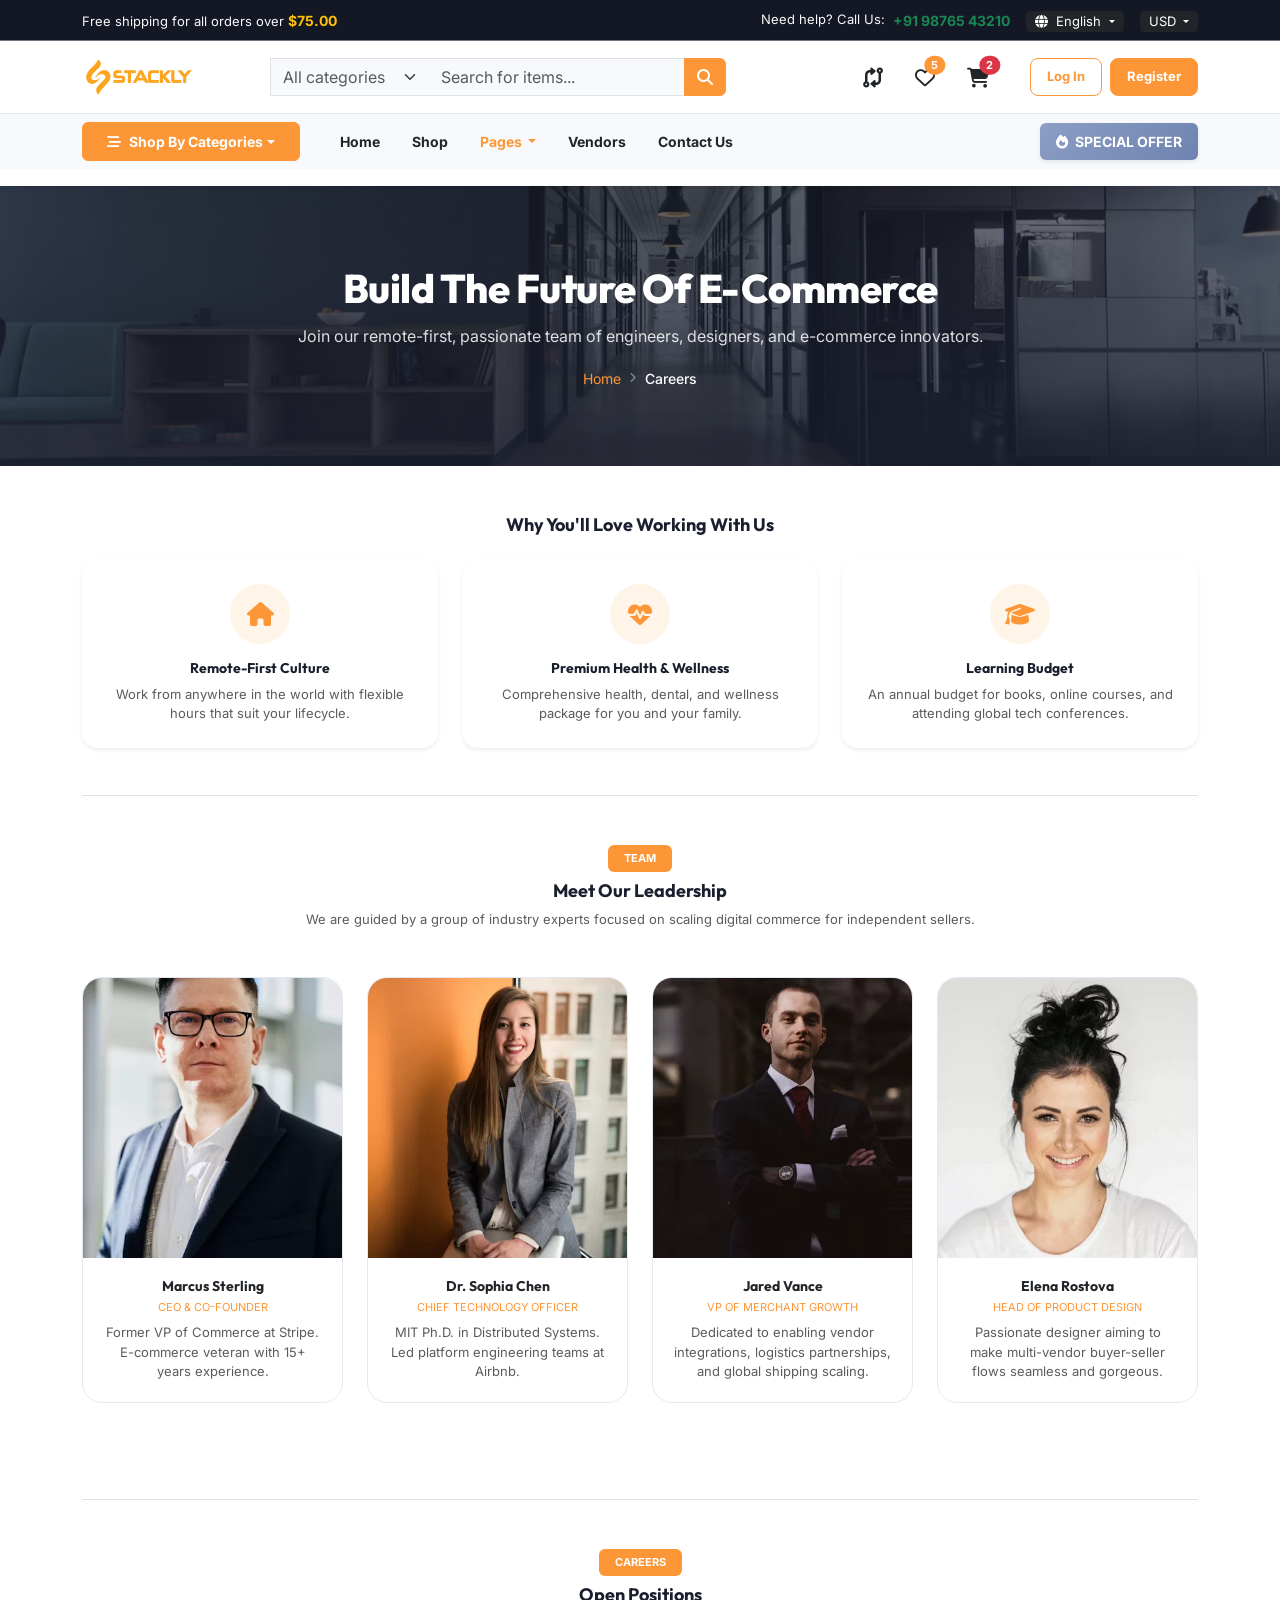
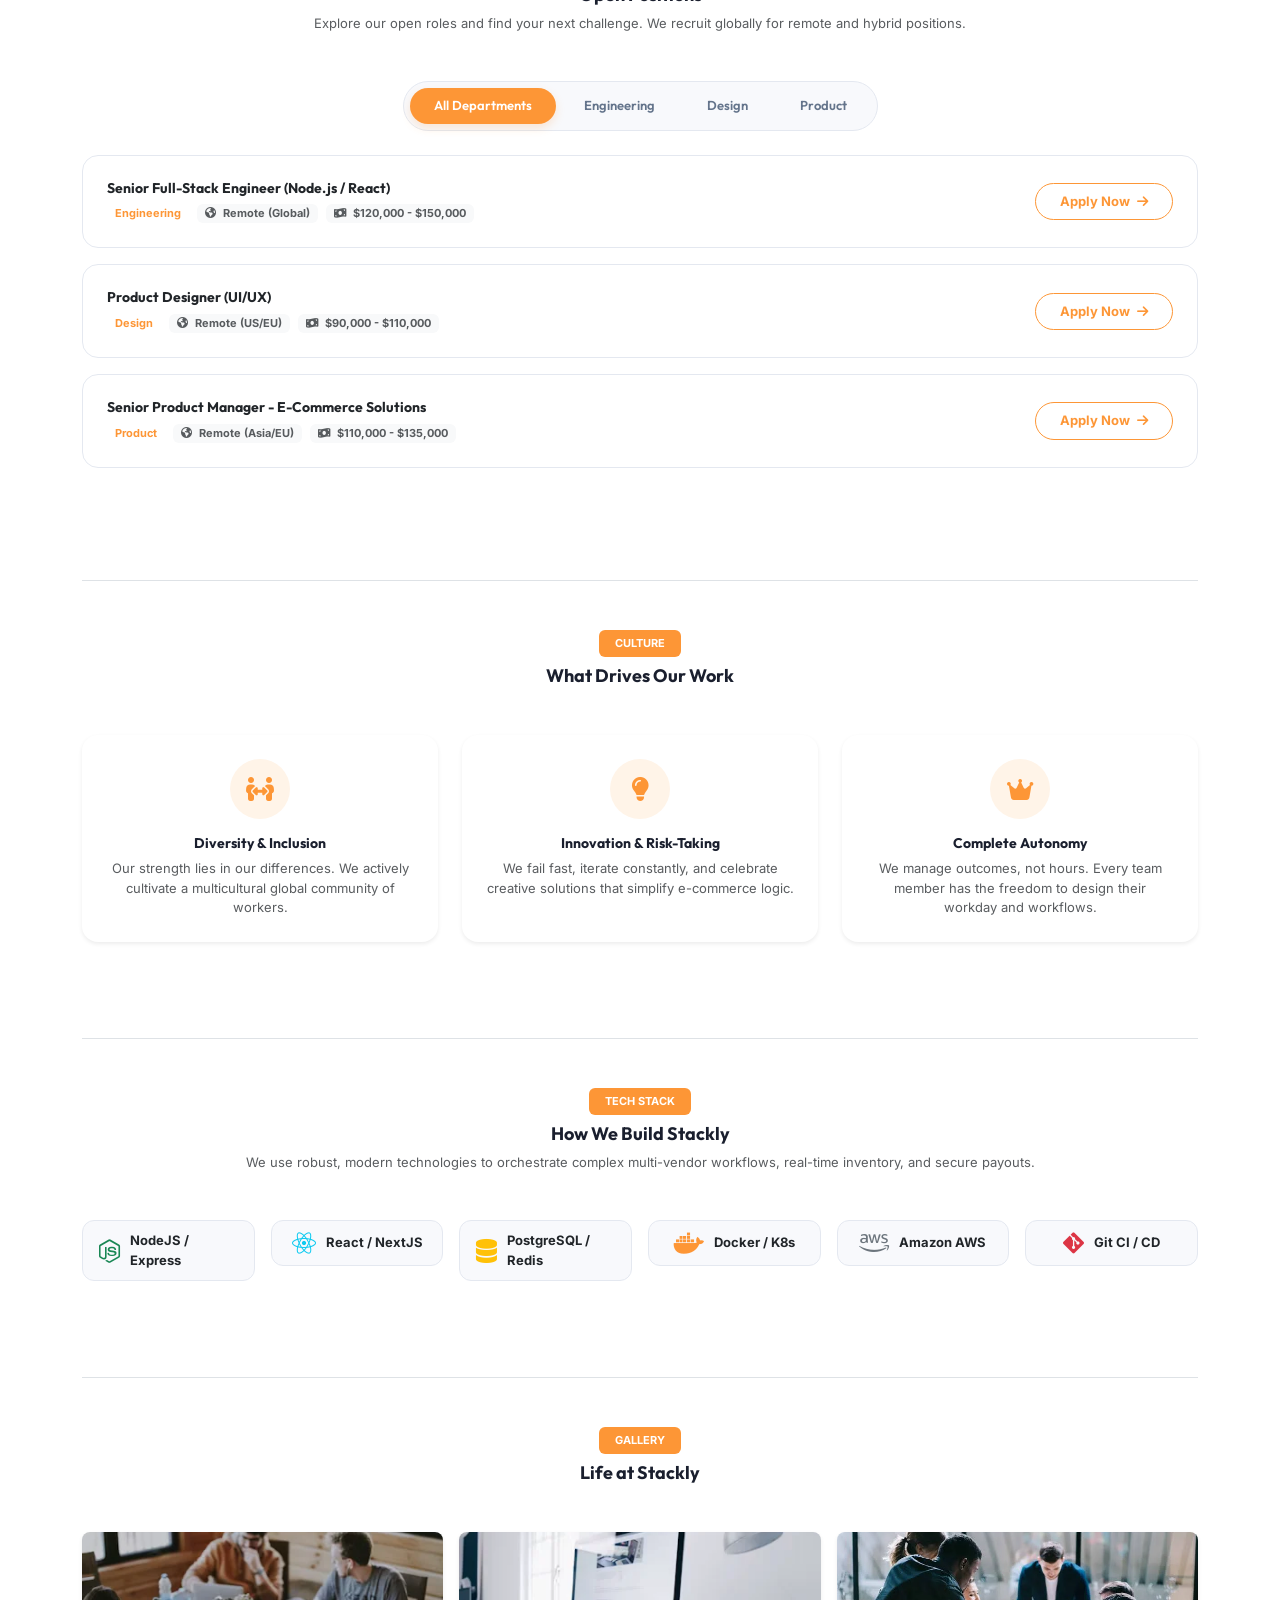
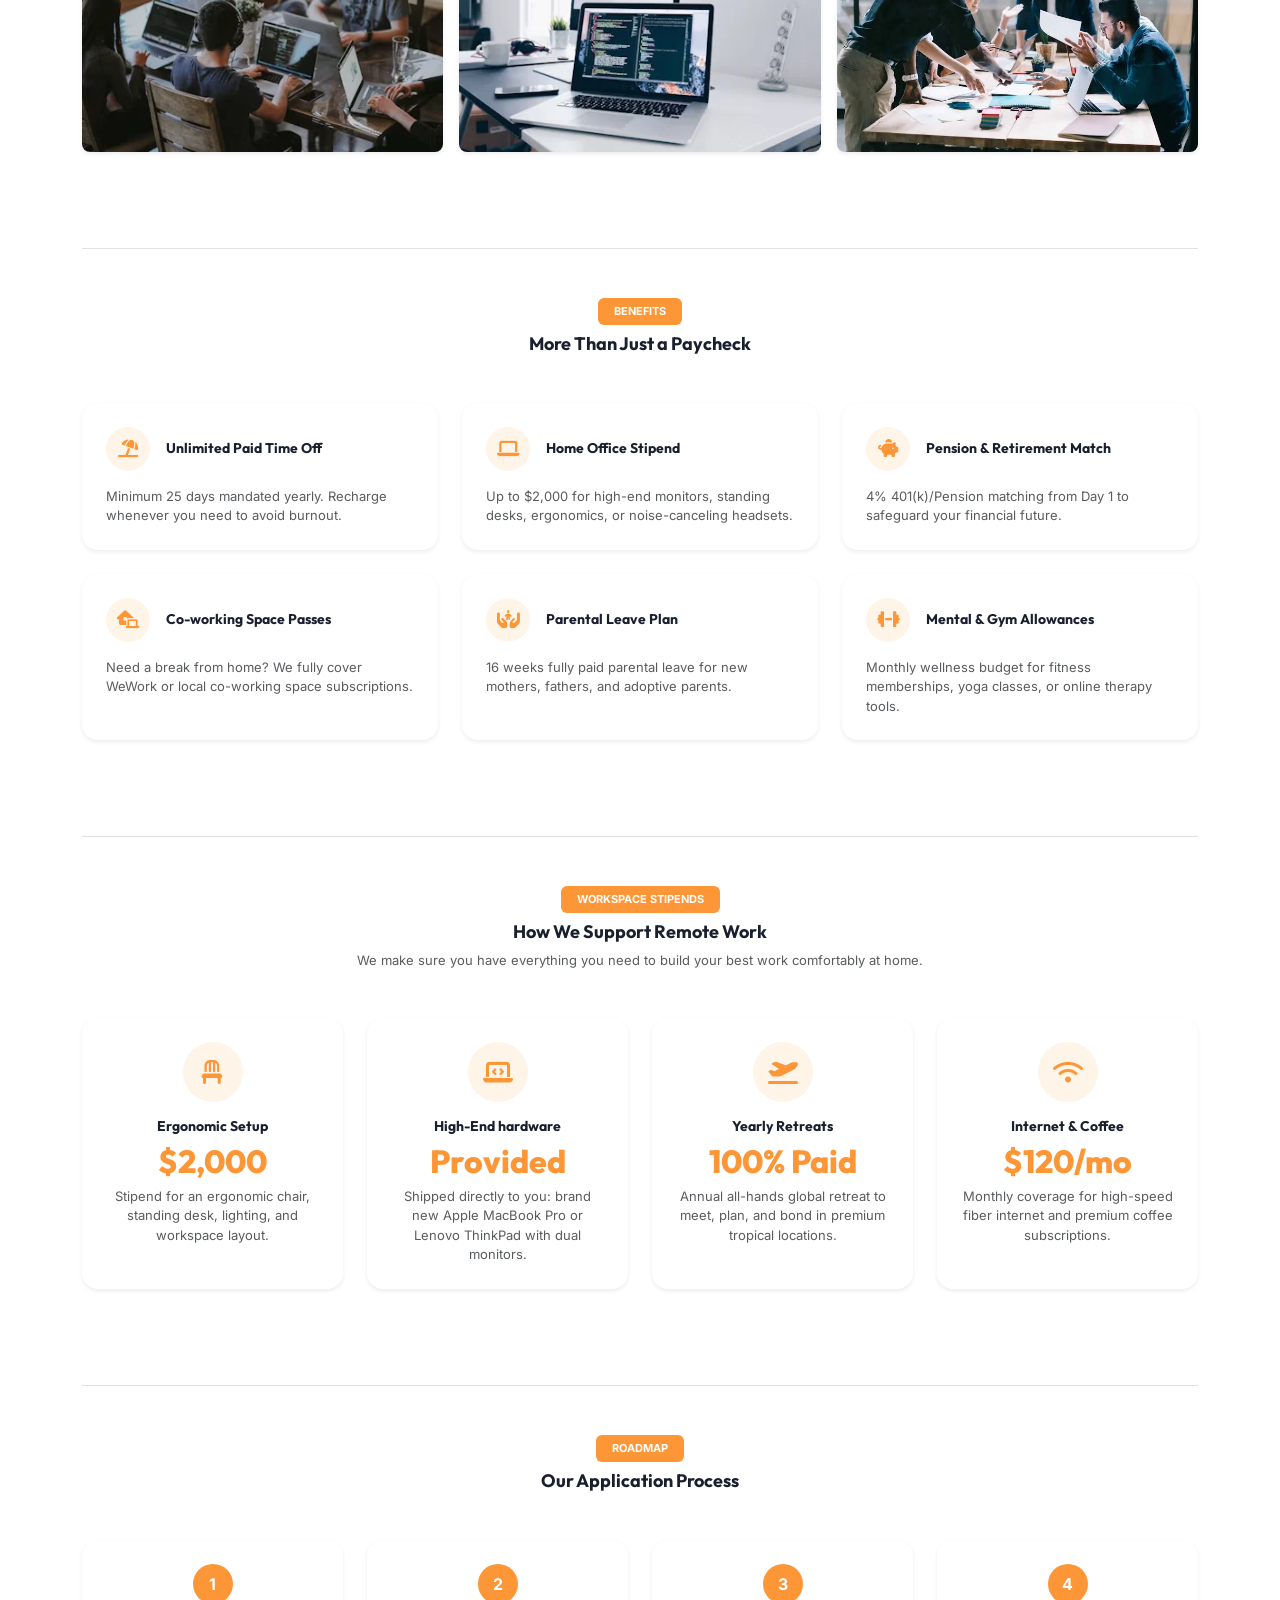
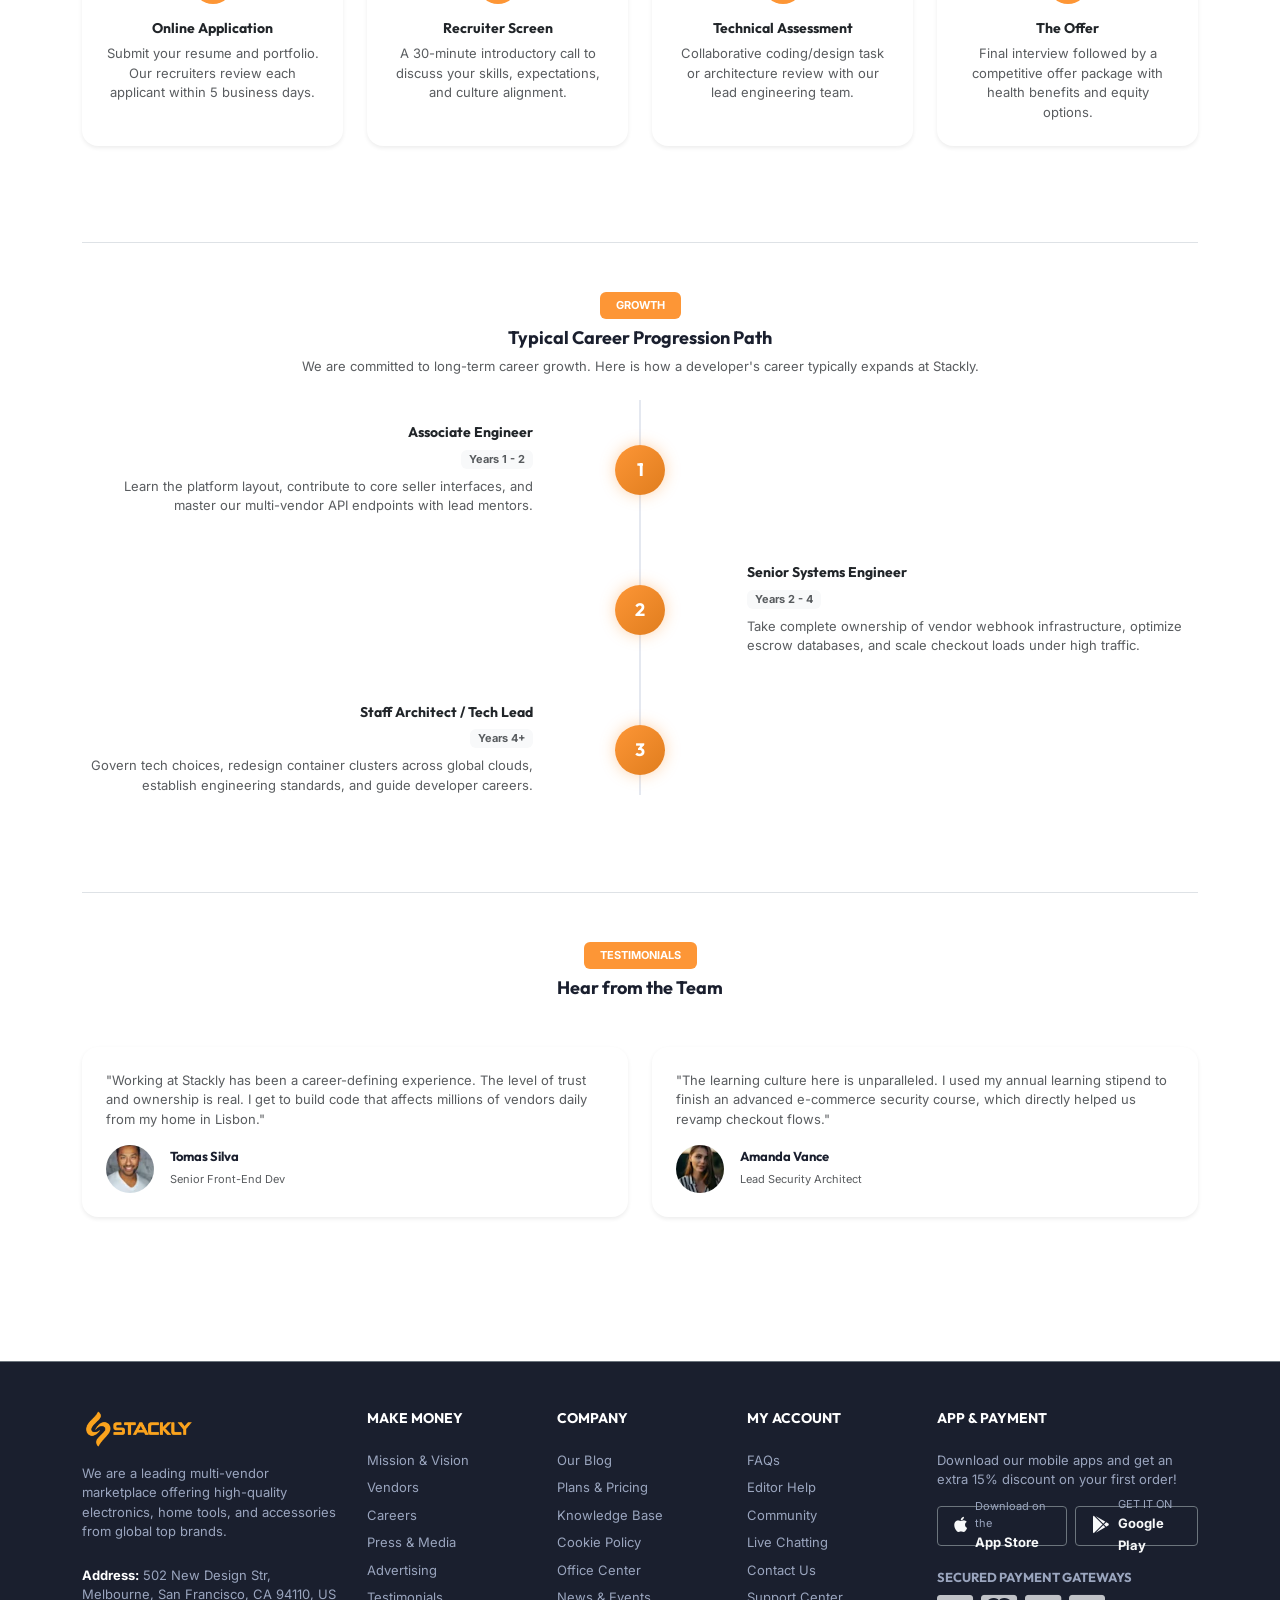
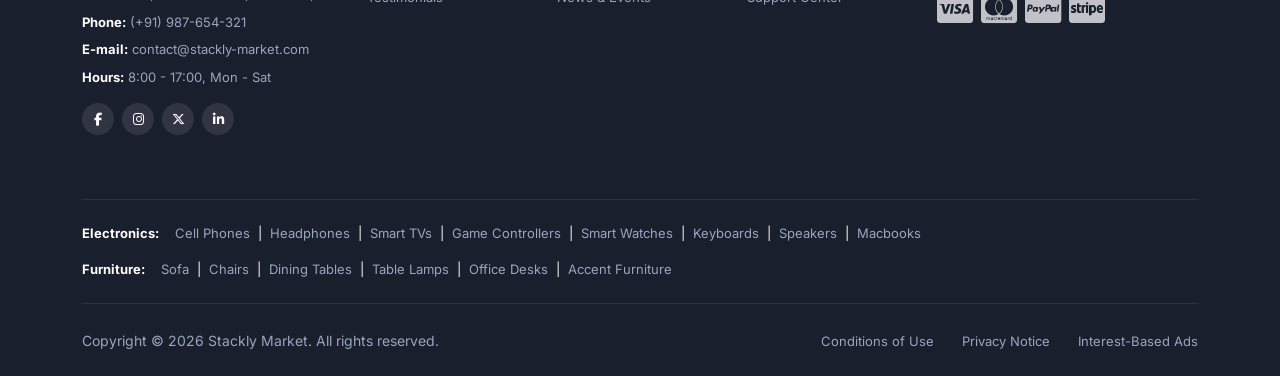
<file: pages/career.html>
<!doctype html>
<html lang="en">
  <head>
    <meta charset="UTF-8" />
    <meta name="viewport" content="width=device-width, initial-scale=1.0" />
    <title>Careers - Stackly Marketplace</title>
    <!-- Favicon -->
    <link
      rel="icon"
      type="image/webp"
      href="../assets/images/logoStackly.webp"
    />

    <!-- Bootstrap 5 CSS CDN -->
    <link
      href="https://cdn.jsdelivr.net/npm/bootstrap@5.3.2/dist/css/bootstrap.min.css"
      rel="stylesheet"
    />

    <!-- FontAwesome 6 CDN -->
    <link
      href="https://cdnjs.cloudflare.com/ajax/libs/font-awesome/6.4.2/css/all.min.css"
      rel="stylesheet"
    />

    <!-- Custom CSS -->
    <link href="../assets/css/styles.css" rel="stylesheet" />
  </head>
  <body>
    <!-- Dynamic Header Placeholder -->
    <div id="header-placeholder"></div>

    <!-- Hero Page Banner -->
    <section
      class="page-hero-banner animate-on-scroll animate-fade-in-down"
      style="
        background-image: url(&quot;../assets/images/career/career-banner-image.webp&quot;);
      "
    >
      <div class="banner-content">
        <h1>Build the Future of E-Commerce</h1>
        <p>
          Join our remote-first, passionate team of engineers, designers, and
          e-commerce innovators.
        </p>
        <ul class="banner-breadcrumbs">
          <li><a href="../index.html">Home</a></li>
          <li>Careers</li>
        </ul>
      </div>
    </section>

    <!-- Main Content -->
    <main class="main py-5">
      <div class="container">
        <!-- Perks -->
        <h3
          class="font-lg-bold text-center mb-4 animate-on-scroll animate-fade-in-up"
        >
          Why You'll Love Working With Us
        </h3>
        <div class="row g-4 mb-5 animate-on-scroll animate-zoom-in">
          <div class="col-md-4">
            <div
              class="p-4 border-0 rounded-4 bg-white shadow-sm text-center h-100 hover-up"
            >
              <div class="icon-circle-wrapper mx-auto mb-3">
                <i class="fa-solid fa-home"></i>
              </div>
              <h5 class="font-sm-bold mb-2">Remote-First Culture</h5>
              <p class="font-xs text-muted mb-0">
                Work from anywhere in the world with flexible hours that suit
                your lifecycle.
              </p>
            </div>
          </div>
          <div class="col-md-4">
            <div
              class="p-4 border-0 rounded-4 bg-white shadow-sm text-center h-100 hover-up"
            >
              <div class="icon-circle-wrapper mx-auto mb-3">
                <i class="fa-solid fa-heart-pulse"></i>
              </div>
              <h5 class="font-sm-bold mb-2">Premium Health &amp; Wellness</h5>
              <p class="font-xs text-muted mb-0">
                Comprehensive health, dental, and wellness package for you and
                your family.
              </p>
            </div>
          </div>
          <div class="col-md-4">
            <div
              class="p-4 border-0 rounded-4 bg-white shadow-sm text-center h-100 hover-up"
            >
              <div class="icon-circle-wrapper mx-auto mb-3">
                <i class="fa-solid fa-graduation-cap"></i>
              </div>
              <h5 class="font-sm-bold mb-2">Learning Budget</h5>
              <p class="font-xs text-muted mb-0">
                An annual budget for books, online courses, and attending global
                tech conferences.
              </p>
            </div>
          </div>
        </div>

        <!-- NEW SECTION 1: Meet the Leadership Team -->
        <div class="my-5 py-5 border-top animate-on-scroll animate-zoom-in">
          <div class="text-center mb-5">
            <span class="badge bg-primary px-3 py-2 font-xxs text-uppercase"
              >Team</span
            >
            <h3 class="font-lg-bold mt-2">Meet Our Leadership</h3>
            <p class="font-xs text-muted max-width-600 mx-auto">
              We are guided by a group of industry experts focused on scaling
              digital commerce for independent sellers.
            </p>
          </div>
          <div class="row g-4">
            <!-- Leader 1 -->
            <div class="col-md-6 col-lg-3">
              <div class="team-leader-card hover-up h-100">
                <div class="team-leader-image-wrapper">
                  <img
                    src="../assets/images/career/career-team-leader-image-1.webp"
                    alt="Marcus Sterling"
                    class="team-leader-image"
                  />
                  <div class="team-leader-socials-overlay">
                    <a href="#" class="team-leader-social-link"
                      ><i class="fa-brands fa-linkedin-in"></i
                    ></a>
                    <a href="#" class="team-leader-social-link"
                      ><i class="fa-brands fa-x-twitter"></i
                    ></a>
                    <a href="#" class="team-leader-social-link"
                      ><i class="fa-solid fa-envelope"></i
                    ></a>
                  </div>
                </div>
                <div class="team-leader-details">
                  <h6 class="font-sm-bold text-dark mb-1">Marcus Sterling</h6>
                  <p
                    class="font-xxs text-primary text-uppercase font-weight-bold mb-2"
                  >
                    CEO &amp; Co-Founder
                  </p>
                  <p class="font-xs text-muted mb-0">
                    Former VP of Commerce at Stripe. E-commerce veteran with 15+
                    years experience.
                  </p>
                </div>
              </div>
            </div>
            <!-- Leader 2 -->
            <div class="col-md-6 col-lg-3">
              <div class="team-leader-card hover-up h-100">
                <div class="team-leader-image-wrapper">
                  <img
                    src="../assets/images/career/career-team-leader-image-2.webp"
                    alt="Dr. Sophia Chen"
                    class="team-leader-image"
                  />
                  <div class="team-leader-socials-overlay">
                    <a href="#" class="team-leader-social-link"
                      ><i class="fa-brands fa-linkedin-in"></i
                    ></a>
                    <a href="#" class="team-leader-social-link"
                      ><i class="fa-brands fa-x-twitter"></i
                    ></a>
                    <a href="#" class="team-leader-social-link"
                      ><i class="fa-solid fa-envelope"></i
                    ></a>
                  </div>
                </div>
                <div class="team-leader-details">
                  <h6 class="font-sm-bold text-dark mb-1">Dr. Sophia Chen</h6>
                  <p
                    class="font-xxs text-primary text-uppercase font-weight-bold mb-2"
                  >
                    Chief Technology Officer
                  </p>
                  <p class="font-xs text-muted mb-0">
                    MIT Ph.D. in Distributed Systems. Led platform engineering
                    teams at Airbnb.
                  </p>
                </div>
              </div>
            </div>
            <!-- Leader 3 -->
            <div class="col-md-6 col-lg-3">
              <div class="team-leader-card hover-up h-100">
                <div class="team-leader-image-wrapper">
                  <img
                    src="../assets/images/career/career-team-leader-image-3.webp"
                    alt="Jared Vance"
                    class="team-leader-image"
                  />
                  <div class="team-leader-socials-overlay">
                    <a href="#" class="team-leader-social-link"
                      ><i class="fa-brands fa-linkedin-in"></i
                    ></a>
                    <a href="#" class="team-leader-social-link"
                      ><i class="fa-brands fa-x-twitter"></i
                    ></a>
                    <a href="#" class="team-leader-social-link"
                      ><i class="fa-solid fa-envelope"></i
                    ></a>
                  </div>
                </div>
                <div class="team-leader-details">
                  <h6 class="font-sm-bold text-dark mb-1">Jared Vance</h6>
                  <p
                    class="font-xxs text-primary text-uppercase font-weight-bold mb-2"
                  >
                    VP of Merchant Growth
                  </p>
                  <p class="font-xs text-muted mb-0">
                    Dedicated to enabling vendor integrations, logistics
                    partnerships, and global shipping scaling.
                  </p>
                </div>
              </div>
            </div>
            <!-- Leader 4 -->
            <div class="col-md-6 col-lg-3">
              <div class="team-leader-card hover-up h-100">
                <div class="team-leader-image-wrapper">
                  <img
                    src="../assets/images/career/career-team-leader-image-4.webp"
                    alt="Elena Rostova"
                    class="team-leader-image"
                  />
                  <div class="team-leader-socials-overlay">
                    <a href="#" class="team-leader-social-link"
                      ><i class="fa-brands fa-linkedin-in"></i
                    ></a>
                    <a href="#" class="team-leader-social-link"
                      ><i class="fa-brands fa-x-twitter"></i
                    ></a>
                    <a href="#" class="team-leader-social-link"
                      ><i class="fa-solid fa-envelope"></i
                    ></a>
                  </div>
                </div>
                <div class="team-leader-details">
                  <h6 class="font-sm-bold text-dark mb-1">Elena Rostova</h6>
                  <p
                    class="font-xxs text-primary text-uppercase font-weight-bold mb-2"
                  >
                    Head of Product Design
                  </p>
                  <p class="font-xs text-muted mb-0">
                    Passionate designer aiming to make multi-vendor buyer-seller
                    flows seamless and gorgeous.
                  </p>
                </div>
              </div>
            </div>
          </div>
        </div>

        <!-- Open Positions -->
        <div
          id="positions"
          class="my-5 py-5 border-top animate-on-scroll animate-fade-in-up"
        >
          <div class="text-center mb-5">
            <span class="badge bg-primary px-3 py-2 font-xxs text-uppercase"
              >Careers</span
            >
            <h3 class="font-lg-bold mt-2">Open Positions</h3>
            <p class="font-xs text-muted max-width-600 mx-auto">
              Explore our open roles and find your next challenge. We recruit
              globally for remote and hybrid positions.
            </p>
          </div>

          <div class="text-center mb-4">
            <div class="filter-tabs-wrapper">
              <button class="filter-tab-btn active" data-dept="all">
                All Departments
              </button>
              <button class="filter-tab-btn" data-dept="engineering">
                Engineering
              </button>
              <button class="filter-tab-btn" data-dept="design">Design</button>
              <button class="filter-tab-btn" data-dept="product">
                Product
              </button>
            </div>
          </div>

          <div id="jobs-container">
            <!-- Job 1 -->
            <div class="job-item-card hover-up" data-department="engineering">
              <div>
                <h5 class="font-sm-bold text-dark mb-2">
                  Senior Full-Stack Engineer (Node.js / React)
                </h5>
                <div class="d-flex align-items-center gap-2 flex-wrap">
                  <span
                    class="badge bg-primary-light text-primary font-xxs px-2 py-1"
                    >Engineering</span
                  >
                  <span class="badge bg-light text-muted font-xxs px-2 py-1"
                    ><i class="fa-solid fa-earth-americas me-1"></i> Remote
                    (Global)</span
                  >
                  <span class="badge bg-light text-muted font-xxs px-2 py-1"
                    ><i class="fa-solid fa-money-bill-wave me-1"></i> $120,000 -
                    $150,000</span
                  >
                </div>
              </div>
              <a href="#">
                <button
                  class="btn btn-outline-primary btn-sm px-4 py-2 font-xs-bold rounded-pill"
                >
                  Apply Now <i class="fa-solid fa-arrow-right ms-1"></i>
                </button>
              </a>
            </div>

            <!-- Job 2 -->
            <div class="job-item-card hover-up" data-department="design">
              <div>
                <h5 class="font-sm-bold text-dark mb-2">
                  Product Designer (UI/UX)
                </h5>
                <div class="d-flex align-items-center gap-2 flex-wrap">
                  <span
                    class="badge bg-primary-light text-primary font-xxs px-2 py-1"
                    >Design</span
                  >
                  <span class="badge bg-light text-muted font-xxs px-2 py-1"
                    ><i class="fa-solid fa-earth-americas me-1"></i> Remote
                    (US/EU)</span
                  >
                  <span class="badge bg-light text-muted font-xxs px-2 py-1"
                    ><i class="fa-solid fa-money-bill-wave me-1"></i> $90,000 -
                    $110,000</span
                  >
                </div>
              </div>
              <a href="#">
                <button
                  class="btn btn-outline-primary btn-sm px-4 py-2 font-xs-bold rounded-pill"
                >
                  Apply Now <i class="fa-solid fa-arrow-right ms-1"></i>
                </button>
              </a>
            </div>

            <!-- Job 3 -->
            <div class="job-item-card hover-up" data-department="product">
              <div>
                <h5 class="font-sm-bold text-dark mb-2">
                  Senior Product Manager - E-Commerce Solutions
                </h5>
                <div class="d-flex align-items-center gap-2 flex-wrap">
                  <span
                    class="badge bg-primary-light text-primary font-xxs px-2 py-1"
                    >Product</span
                  >
                  <span class="badge bg-light text-muted font-xxs px-2 py-1"
                    ><i class="fa-solid fa-earth-americas me-1"></i> Remote
                    (Asia/EU)</span
                  >
                  <span class="badge bg-light text-muted font-xxs px-2 py-1"
                    ><i class="fa-solid fa-money-bill-wave me-1"></i> $110,000 -
                    $135,000</span
                  >
                </div>
              </div>
              <a href="#">
                <button
                  class="btn btn-outline-primary btn-sm px-4 py-2 font-xs-bold rounded-pill"
                >
                  Apply Now <i class="fa-solid fa-arrow-right ms-1"></i>
                </button>
              </a>
            </div>
          </div>
        </div>

        <!-- Culture Pillars Section -->
        <div class="my-5 py-5 border-top animate-on-scroll animate-zoom-in">
          <div class="text-center mb-5">
            <span class="badge bg-primary px-3 py-2 font-xxs text-uppercase"
              >Culture</span
            >
            <h3 class="font-lg-bold mt-2">What Drives Our Work</h3>
          </div>
          <div class="row g-4">
            <div class="col-md-4">
              <div
                class="p-4 border-0 bg-white rounded-4 shadow-sm h-100 text-center hover-up"
              >
                <div class="icon-circle-wrapper mx-auto mb-3">
                  <i class="fa-solid fa-people-arrows"></i>
                </div>
                <h5 class="font-sm-bold mb-2">Diversity &amp; Inclusion</h5>
                <p class="font-xs text-muted mb-0">
                  Our strength lies in our differences. We actively cultivate a
                  multicultural global community of workers.
                </p>
              </div>
            </div>
            <div class="col-md-4">
              <div
                class="p-4 border-0 bg-white rounded-4 shadow-sm h-100 text-center hover-up"
              >
                <div class="icon-circle-wrapper mx-auto mb-3">
                  <i class="fa-solid fa-lightbulb"></i>
                </div>
                <h5 class="font-sm-bold mb-2">Innovation &amp; Risk-Taking</h5>
                <p class="font-xs text-muted mb-0">
                  We fail fast, iterate constantly, and celebrate creative
                  solutions that simplify e-commerce logic.
                </p>
              </div>
            </div>
            <div class="col-md-4">
              <div
                class="p-4 border-0 bg-white rounded-4 shadow-sm h-100 text-center hover-up"
              >
                <div class="icon-circle-wrapper mx-auto mb-3">
                  <i class="fa-solid fa-crown"></i>
                </div>
                <h5 class="font-sm-bold mb-2">Complete Autonomy</h5>
                <p class="font-xs text-muted mb-0">
                  We manage outcomes, not hours. Every team member has the
                  freedom to design their workday and workflows.
                </p>
              </div>
            </div>
          </div>
        </div>

        <!-- NEW SECTION 2: Stackly Tech Stack & Engineering Culture -->
        <div class="my-5 py-5 border-top animate-on-scroll animate-blur-in">
          <div class="text-center mb-5">
            <span class="badge bg-primary px-3 py-2 font-xxs text-uppercase"
              >Tech Stack</span
            >
            <h3 class="font-lg-bold mt-2">How We Build Stackly</h3>
            <p class="font-xs text-muted max-width-600 mx-auto">
              We use robust, modern technologies to orchestrate complex
              multi-vendor workflows, real-time inventory, and secure payouts.
            </p>
          </div>
          <div class="row g-3 justify-content-center">
            <div class="col-6 col-md-4 col-lg-2">
              <div class="tech-item-badge justify-content-center">
                <i class="fa-brands fa-node-js text-success fs-4"></i>
                <span class="font-xs-bold text-dark">NodeJS / Express</span>
              </div>
            </div>
            <div class="col-6 col-md-4 col-lg-2">
              <div class="tech-item-badge justify-content-center">
                <i class="fa-brands fa-react text-info fs-4"></i>
                <span class="font-xs-bold text-dark">React / NextJS</span>
              </div>
            </div>
            <div class="col-6 col-md-4 col-lg-2">
              <div class="tech-item-badge justify-content-center">
                <i class="fa-solid fa-database text-warning fs-4"></i>
                <span class="font-xs-bold text-dark">PostgreSQL / Redis</span>
              </div>
            </div>
            <div class="col-6 col-md-4 col-lg-2">
              <div class="tech-item-badge justify-content-center">
                <i class="fa-brands fa-docker text-primary fs-4"></i>
                <span class="font-xs-bold text-dark">Docker / K8s</span>
              </div>
            </div>
            <div class="col-6 col-md-4 col-lg-2">
              <div class="tech-item-badge justify-content-center">
                <i class="fa-brands fa-aws text-secondary fs-4"></i>
                <span class="font-xs-bold text-dark">Amazon AWS</span>
              </div>
            </div>
            <div class="col-6 col-md-4 col-lg-2">
              <div class="tech-item-badge justify-content-center">
                <i class="fa-brands fa-git-alt text-danger fs-4"></i>
                <span class="font-xs-bold text-dark">Git CI / CD</span>
              </div>
            </div>
          </div>
        </div>

        <!-- Life at Stackly Gallery -->
        <div class="my-5 py-5 border-top animate-on-scroll animate-zoom-in">
          <div class="text-center mb-5">
            <span class="badge bg-primary px-3 py-2 font-xxs text-uppercase"
              >Gallery</span
            >
            <h3 class="font-lg-bold mt-2">Life at Stackly</h3>
          </div>
          <div class="row g-3">
            <div class="col-md-6 col-lg-4">
              <div class="rounded-3 overflow-hidden shadow-sm hover-up">
                <img
                  src="../assets/images/career/career-gallery-image-1.webp"
                  alt="Team meeting"
                  class="img-fluid w-100 object-fit-cover"
                  style="height: 220px"
                />
              </div>
            </div>
            <div class="col-md-6 col-lg-4">
              <div class="rounded-3 overflow-hidden shadow-sm hover-up">
                <img
                  src="../assets/images/career/career-gallery-image-2.webp"
                  alt="Remote workspace"
                  class="img-fluid w-100 object-fit-cover"
                  style="height: 220px"
                />
              </div>
            </div>
            <div class="col-md-6 col-lg-4">
              <div class="rounded-3 overflow-hidden shadow-sm hover-up">
                <img
                  src="../assets/images/career/career-gallery-image-3.webp"
                  alt="Team brainstorming"
                  class="img-fluid w-100 object-fit-cover"
                  style="height: 220px"
                />
              </div>
            </div>
          </div>
        </div>

        <!-- Detailed Benefits Section -->
        <div class="my-5 py-5 border-top animate-on-scroll animate-zoom-in">
          <div class="text-center mb-5">
            <span class="badge bg-primary px-3 py-2 font-xxs text-uppercase"
              >Benefits</span
            >
            <h3 class="font-lg-bold mt-2">More Than Just a Paycheck</h3>
          </div>
          <div class="row g-4 text-start">
            <div class="col-md-4 col-sm-6">
              <div
                class="p-4 border-0 rounded-4 bg-white shadow-sm h-100 hover-up"
              >
                <div class="d-flex align-items-center mb-3">
                  <div
                    class="icon-circle-wrapper me-3"
                    style="width: 44px; height: 44px; font-size: 18px"
                  >
                    <i class="fa-solid fa-umbrella-beach"></i>
                  </div>
                  <h6 class="font-sm-bold mb-0">Unlimited Paid Time Off</h6>
                </div>
                <p class="font-xs text-muted mb-0">
                  Minimum 25 days mandated yearly. Recharge whenever you need to
                  avoid burnout.
                </p>
              </div>
            </div>
            <div class="col-md-4 col-sm-6">
              <div
                class="p-4 border-0 rounded-4 bg-white shadow-sm h-100 hover-up"
              >
                <div class="d-flex align-items-center mb-3">
                  <div
                    class="icon-circle-wrapper me-3"
                    style="width: 44px; height: 44px; font-size: 18px"
                  >
                    <i class="fa-solid fa-laptop"></i>
                  </div>
                  <h6 class="font-sm-bold mb-0">Home Office Stipend</h6>
                </div>
                <p class="font-xs text-muted mb-0">
                  Up to $2,000 for high-end monitors, standing desks,
                  ergonomics, or noise-canceling headsets.
                </p>
              </div>
            </div>
            <div class="col-md-4 col-sm-6">
              <div
                class="p-4 border-0 rounded-4 bg-white shadow-sm h-100 hover-up"
              >
                <div class="d-flex align-items-center mb-3">
                  <div
                    class="icon-circle-wrapper me-3"
                    style="width: 44px; height: 44px; font-size: 18px"
                  >
                    <i class="fa-solid fa-piggy-bank"></i>
                  </div>
                  <h6 class="font-sm-bold mb-0">
                    Pension &amp; Retirement Match
                  </h6>
                </div>
                <p class="font-xs text-muted mb-0">
                  4% 401(k)/Pension matching from Day 1 to safeguard your
                  financial future.
                </p>
              </div>
            </div>
            <div class="col-md-4 col-sm-6">
              <div
                class="p-4 border-0 rounded-4 bg-white shadow-sm h-100 hover-up"
              >
                <div class="d-flex align-items-center mb-3">
                  <div
                    class="icon-circle-wrapper me-3"
                    style="width: 44px; height: 44px; font-size: 18px"
                  >
                    <i class="fa-solid fa-house-laptop"></i>
                  </div>
                  <h6 class="font-sm-bold mb-0">Co-working Space Passes</h6>
                </div>
                <p class="font-xs text-muted mb-0">
                  Need a break from home? We fully cover WeWork or local
                  co-working space subscriptions.
                </p>
              </div>
            </div>
            <div class="col-md-4 col-sm-6">
              <div
                class="p-4 border-0 rounded-4 bg-white shadow-sm h-100 hover-up"
              >
                <div class="d-flex align-items-center mb-3">
                  <div
                    class="icon-circle-wrapper me-3"
                    style="width: 44px; height: 44px; font-size: 18px"
                  >
                    <i class="fa-solid fa-hands-holding-child"></i>
                  </div>
                  <h6 class="font-sm-bold mb-0">Parental Leave Plan</h6>
                </div>
                <p class="font-xs text-muted mb-0">
                  16 weeks fully paid parental leave for new mothers, fathers,
                  and adoptive parents.
                </p>
              </div>
            </div>
            <div class="col-md-4 col-sm-6">
              <div
                class="p-4 border-0 rounded-4 bg-white shadow-sm h-100 hover-up"
              >
                <div class="d-flex align-items-center mb-3">
                  <div
                    class="icon-circle-wrapper me-3"
                    style="width: 44px; height: 44px; font-size: 18px"
                  >
                    <i class="fa-solid fa-dumbbell"></i>
                  </div>
                  <h6 class="font-sm-bold mb-0">Mental &amp; Gym Allowances</h6>
                </div>
                <p class="font-xs text-muted mb-0">
                  Monthly wellness budget for fitness memberships, yoga classes,
                  or online therapy tools.
                </p>
              </div>
            </div>
          </div>
        </div>

        <!-- NEW SECTION 3: Work-Life Balance & Remote Stipends Showcase -->
        <div class="my-5 py-5 border-top animate-on-scroll animate-zoom-in">
          <div class="text-center mb-5">
            <span class="badge bg-primary px-3 py-2 font-xxs text-uppercase"
              >Workspace Stipends</span
            >
            <h3 class="font-lg-bold mt-2">How We Support Remote Work</h3>
            <p class="font-xs text-muted max-width-600 mx-auto">
              We make sure you have everything you need to build your best work
              comfortably at home.
            </p>
          </div>
          <div class="row g-4 text-center">
            <div class="col-md-3">
              <div
                class="p-4 border-0 bg-white rounded-4 shadow-sm h-100 hover-up"
              >
                <div class="icon-circle-wrapper mx-auto mb-3">
                  <i class="fa-solid fa-chair"></i>
                </div>
                <h6 class="font-sm-bold mb-1">Ergonomic Setup</h6>
                <div class="stipend-amount-tag">$2,000</div>
                <p class="font-xs text-muted mb-0">
                  Stipend for an ergonomic chair, standing desk, lighting, and
                  workspace layout.
                </p>
              </div>
            </div>
            <div class="col-md-3">
              <div
                class="p-4 border-0 bg-white rounded-4 shadow-sm h-100 hover-up"
              >
                <div class="icon-circle-wrapper mx-auto mb-3">
                  <i class="fa-solid fa-laptop-code"></i>
                </div>
                <h6 class="font-sm-bold mb-1">High-End hardware</h6>
                <div class="stipend-amount-tag">Provided</div>
                <p class="font-xs text-muted mb-0">
                  Shipped directly to you: brand new Apple MacBook Pro or Lenovo
                  ThinkPad with dual monitors.
                </p>
              </div>
            </div>
            <div class="col-md-3">
              <div
                class="p-4 border-0 bg-white rounded-4 shadow-sm h-100 hover-up"
              >
                <div class="icon-circle-wrapper mx-auto mb-3">
                  <i class="fa-solid fa-plane-departure"></i>
                </div>
                <h6 class="font-sm-bold mb-1">Yearly Retreats</h6>
                <div class="stipend-amount-tag">100% Paid</div>
                <p class="font-xs text-muted mb-0">
                  Annual all-hands global retreat to meet, plan, and bond in
                  premium tropical locations.
                </p>
              </div>
            </div>
            <div class="col-md-3">
              <div
                class="p-4 border-0 bg-white rounded-4 shadow-sm h-100 hover-up"
              >
                <div class="icon-circle-wrapper mx-auto mb-3">
                  <i class="fa-solid fa-wifi"></i>
                </div>
                <h6 class="font-sm-bold mb-1">Internet &amp; Coffee</h6>
                <div class="stipend-amount-tag">$120/mo</div>
                <p class="font-xs text-muted mb-0">
                  Monthly coverage for high-speed fiber internet and premium
                  coffee subscriptions.
                </p>
              </div>
            </div>
          </div>
        </div>

        <!-- Interview Stepper Section -->
        <div class="my-5 py-5 border-top animate-on-scroll animate-fade-in-up">
          <div class="text-center mb-5">
            <span class="badge bg-primary px-3 py-2 font-xxs text-uppercase"
              >Roadmap</span
            >
            <h3 class="font-lg-bold mt-2">Our Application Process</h3>
          </div>
          <div class="row g-4 justify-content-center text-center">
            <div class="col-md-3">
              <div
                class="p-4 border-0 bg-white shadow-sm rounded-4 h-100 position-relative hover-up"
              >
                <div
                  class="bg-primary text-white rounded-circle mx-auto mb-3 d-flex align-items-center justify-content-center"
                  style="width: 40px; height: 40px; font-weight: bold"
                >
                  1
                </div>
                <h6 class="font-sm-bold text-dark mb-2">Online Application</h6>
                <p class="font-xs text-muted mb-0">
                  Submit your resume and portfolio. Our recruiters review each
                  applicant within 5 business days.
                </p>
              </div>
            </div>
            <div class="col-md-3">
              <div
                class="p-4 border-0 bg-white shadow-sm rounded-4 h-100 position-relative hover-up"
              >
                <div
                  class="bg-primary text-white rounded-circle mx-auto mb-3 d-flex align-items-center justify-content-center"
                  style="width: 40px; height: 40px; font-weight: bold"
                >
                  2
                </div>
                <h6 class="font-sm-bold text-dark mb-2">Recruiter Screen</h6>
                <p class="font-xs text-muted mb-0">
                  A 30-minute introductory call to discuss your skills,
                  expectations, and culture alignment.
                </p>
              </div>
            </div>
            <div class="col-md-3">
              <div
                class="p-4 border-0 bg-white shadow-sm rounded-4 h-100 position-relative hover-up"
              >
                <div
                  class="bg-primary text-white rounded-circle mx-auto mb-3 d-flex align-items-center justify-content-center"
                  style="width: 40px; height: 40px; font-weight: bold"
                >
                  3
                </div>
                <h6 class="font-sm-bold text-dark mb-2">
                  Technical Assessment
                </h6>
                <p class="font-xs text-muted mb-0">
                  Collaborative coding/design task or architecture review with
                  our lead engineering team.
                </p>
              </div>
            </div>
            <div class="col-md-3">
              <div
                class="p-4 border-0 bg-white shadow-sm rounded-4 h-100 position-relative hover-up"
              >
                <div
                  class="bg-primary text-white rounded-circle mx-auto mb-3 d-flex align-items-center justify-content-center"
                  style="width: 40px; height: 40px; font-weight: bold"
                >
                  4
                </div>
                <h6 class="font-sm-bold text-dark mb-2">The Offer</h6>
                <p class="font-xs text-muted mb-0">
                  Final interview followed by a competitive offer package with
                  health benefits and equity options.
                </p>
              </div>
            </div>
          </div>
        </div>

        <!-- NEW SECTION 4: Career Progression Timelines -->
        <div class="my-5 py-5 border-top animate-on-scroll animate-fade-in-up">
          <div class="text-center mb-5">
            <span class="badge bg-primary px-3 py-2 font-xxs text-uppercase"
              >Growth</span
            >
            <h3 class="font-lg-bold mt-2">Typical Career Progression Path</h3>
            <p class="font-xs text-muted max-width-600 mx-auto">
              We are committed to long-term career growth. Here is how a
              developer's career typically expands at Stackly.
            </p>
          </div>
          <div class="position-relative">
            <div class="progression-stepper-line"></div>
            <!-- Step 1 -->
            <div class="row g-4 mb-5 align-items-center position-relative">
              <div class="col-md-5 text-md-end">
                <h5 class="font-sm-bold text-dark mb-1">Associate Engineer</h5>
                <span class="badge bg-light text-muted font-xxs px-2 py-1 mb-2"
                  >Years 1 - 2</span
                >
                <p class="font-xs text-muted mb-0">
                  Learn the platform layout, contribute to core seller
                  interfaces, and master our multi-vendor API endpoints with
                  lead mentors.
                </p>
              </div>
              <div class="col-md-2 text-center">
                <div class="progression-node-bubble">1</div>
              </div>
              <div class="col-md-5"></div>
            </div>
            <!-- Step 2 -->
            <div class="row g-4 mb-5 align-items-center position-relative">
              <div class="col-md-5"></div>
              <div class="col-md-2 text-center">
                <div class="progression-node-bubble">2</div>
              </div>
              <div class="col-md-5">
                <h5 class="font-sm-bold text-dark mb-1">
                  Senior Systems Engineer
                </h5>
                <span class="badge bg-light text-muted font-xxs px-2 py-1 mb-2"
                  >Years 2 - 4</span
                >
                <p class="font-xs text-muted mb-0">
                  Take complete ownership of vendor webhook infrastructure,
                  optimize escrow databases, and scale checkout loads under high
                  traffic.
                </p>
              </div>
            </div>
            <!-- Step 3 -->
            <div class="row g-4 align-items-center position-relative">
              <div class="col-md-5 text-md-end">
                <h5 class="font-sm-bold text-dark mb-1">
                  Staff Architect / Tech Lead
                </h5>
                <span class="badge bg-light text-muted font-xxs px-2 py-1 mb-2"
                  >Years 4+</span
                >
                <p class="font-xs text-muted mb-0">
                  Govern tech choices, redesign container clusters across global
                  clouds, establish engineering standards, and guide developer
                  careers.
                </p>
              </div>
              <div class="col-md-2 text-center">
                <div class="progression-node-bubble">3</div>
              </div>
              <div class="col-md-5"></div>
            </div>
          </div>
        </div>

        <!-- Employee Testimonials Section -->
        <div class="my-5 py-5 border-top animate-on-scroll animate-fade-in-up">
          <div class="text-center mb-5">
            <span class="badge bg-primary px-3 py-2 font-xxs text-uppercase"
              >Testimonials</span
            >
            <h3 class="font-lg-bold mt-2">Hear from the Team</h3>
          </div>
          <div class="row g-4">
            <div class="col-md-6">
              <div
                class="p-4 border-0 bg-white rounded-4 shadow-sm h-100 hover-up"
              >
                <p class="font-xs text-muted italic mb-3">
                  "Working at Stackly has been a career-defining experience. The
                  level of trust and ownership is real. I get to build code that
                  affects millions of vendors daily from my home in Lisbon."
                </p>
                <div class="d-flex align-items-center">
                  <img
                    src="../assets/images/career/career-employee-testimonial-1.webp"
                    alt="Tomas Silva"
                    class="rounded-circle me-3"
                    style="width: 48px; height: 48px; object-fit: cover"
                  />
                  <div>
                    <h6 class="font-xs-bold mb-0">Tomas Silva</h6>
                    <span class="font-xxs text-muted"
                      >Senior Front-End Dev</span
                    >
                  </div>
                </div>
              </div>
            </div>
            <div class="col-md-6">
              <div
                class="p-4 border-0 bg-white rounded-4 shadow-sm h-100 hover-up"
              >
                <p class="font-xs text-muted italic mb-3">
                  "The learning culture here is unparalleled. I used my annual
                  learning stipend to finish an advanced e-commerce security
                  course, which directly helped us revamp checkout flows."
                </p>
                <div class="d-flex align-items-center">
                  <img
                    src="../assets/images/career/career-employee-testimonial-2.webp"
                    alt="Amanda Vance"
                    class="rounded-circle me-3"
                    style="width: 48px; height: 48px; object-fit: cover"
                  />
                  <div>
                    <h6 class="font-xs-bold mb-0">Amanda Vance</h6>
                    <span class="font-xxs text-muted"
                      >Lead Security Architect</span
                    >
                  </div>
                </div>
              </div>
            </div>
          </div>
        </div>
      </div>
    </main>

    <!-- Dynamic Footer Placeholder -->
    <div id="footer-placeholder"></div>

    <!-- Bootstrap 5 Bundle JS CDN -->
    <script src="https://cdn.jsdelivr.net/npm/bootstrap@5.3.2/dist/js/bootstrap.bundle.min.js"></script>

    <!-- Custom Script -->
    <script src="../assets/js/script.js"></script>

    <!-- Interactive Job Filters Script -->
    <script>
      document.querySelectorAll(".filter-tab-btn").forEach((button) => {
        button.addEventListener("click", function () {
          document
            .querySelectorAll(".filter-tab-btn")
            .forEach((btn) => btn.classList.remove("active"));
          this.classList.add("active");

          const department = this.getAttribute("data-dept");
          document.querySelectorAll(".job-item-card").forEach((card) => {
            if (
              department === "all" ||
              card.getAttribute("data-department") === department
            ) {
              card.style.display = "flex";
            } else {
              card.style.display = "none";
            }
          });
        });
      });
    </script>
  </body>
</html>
</file>
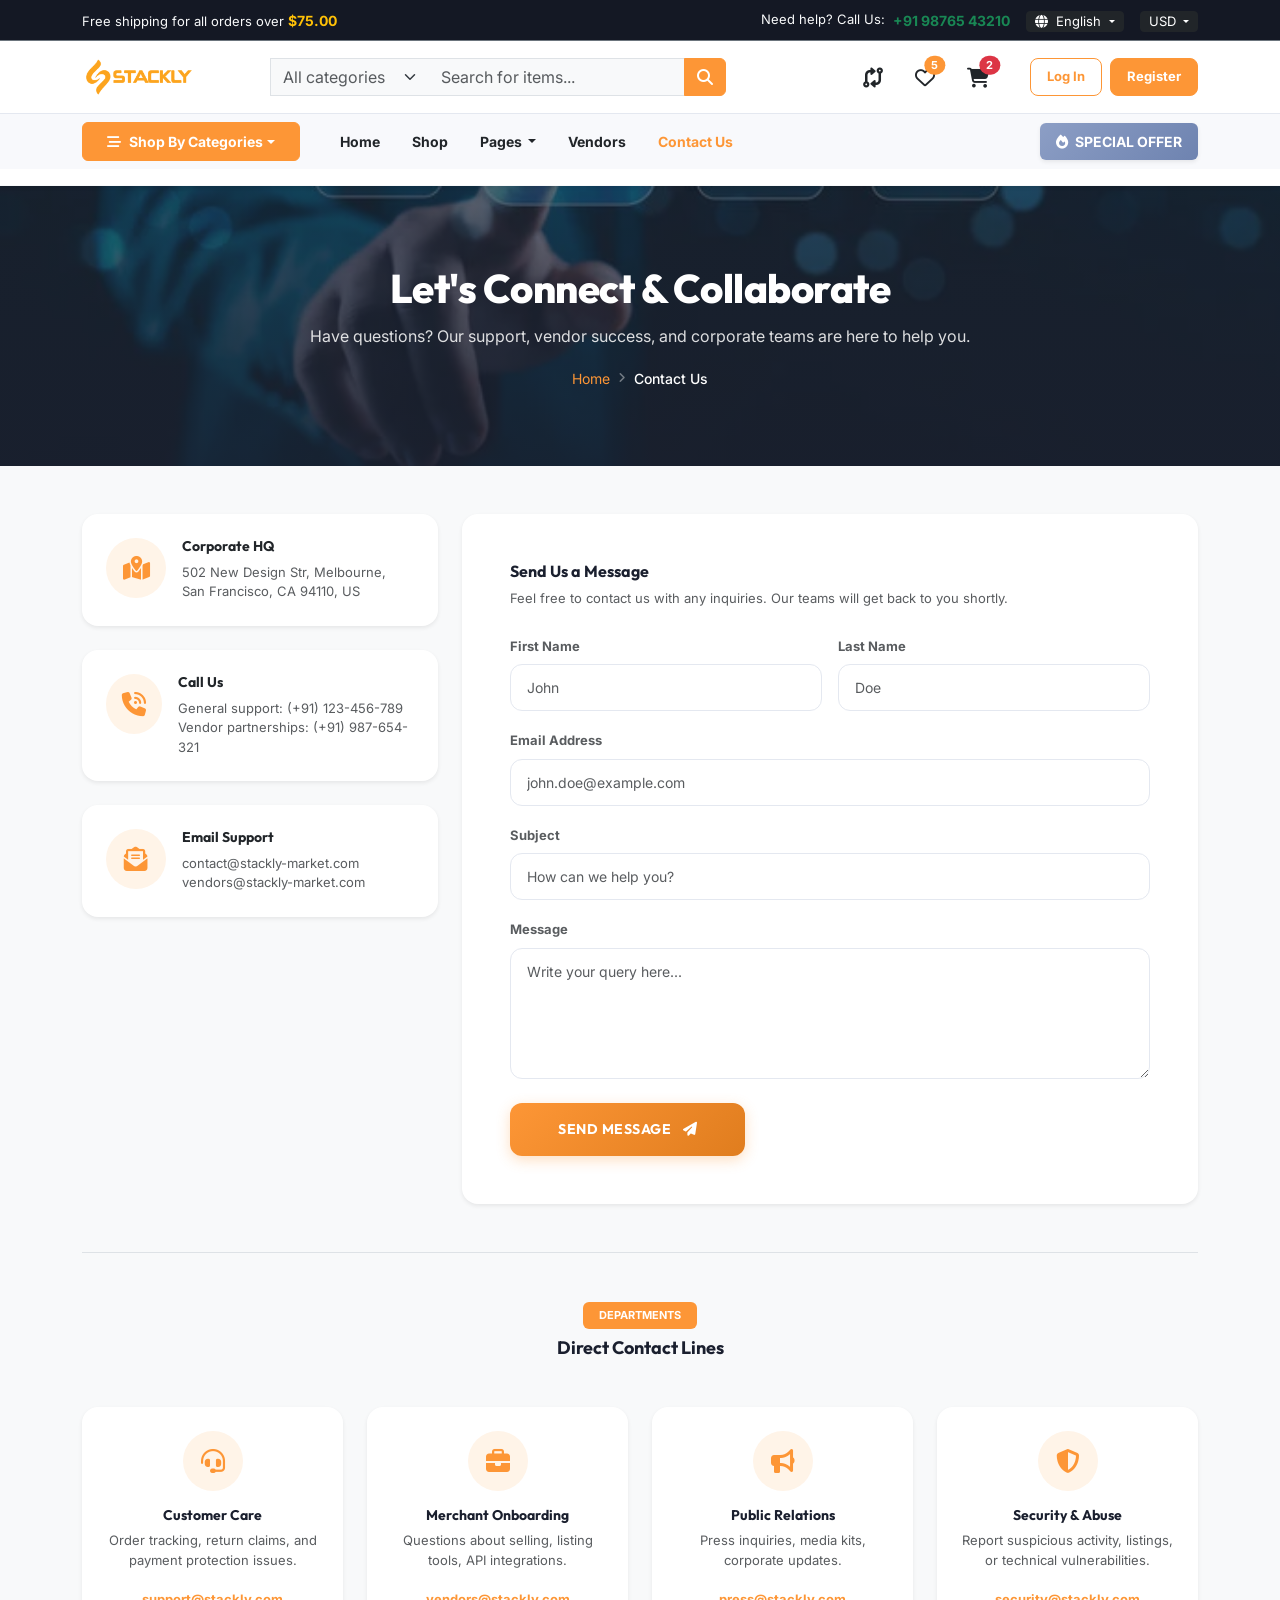
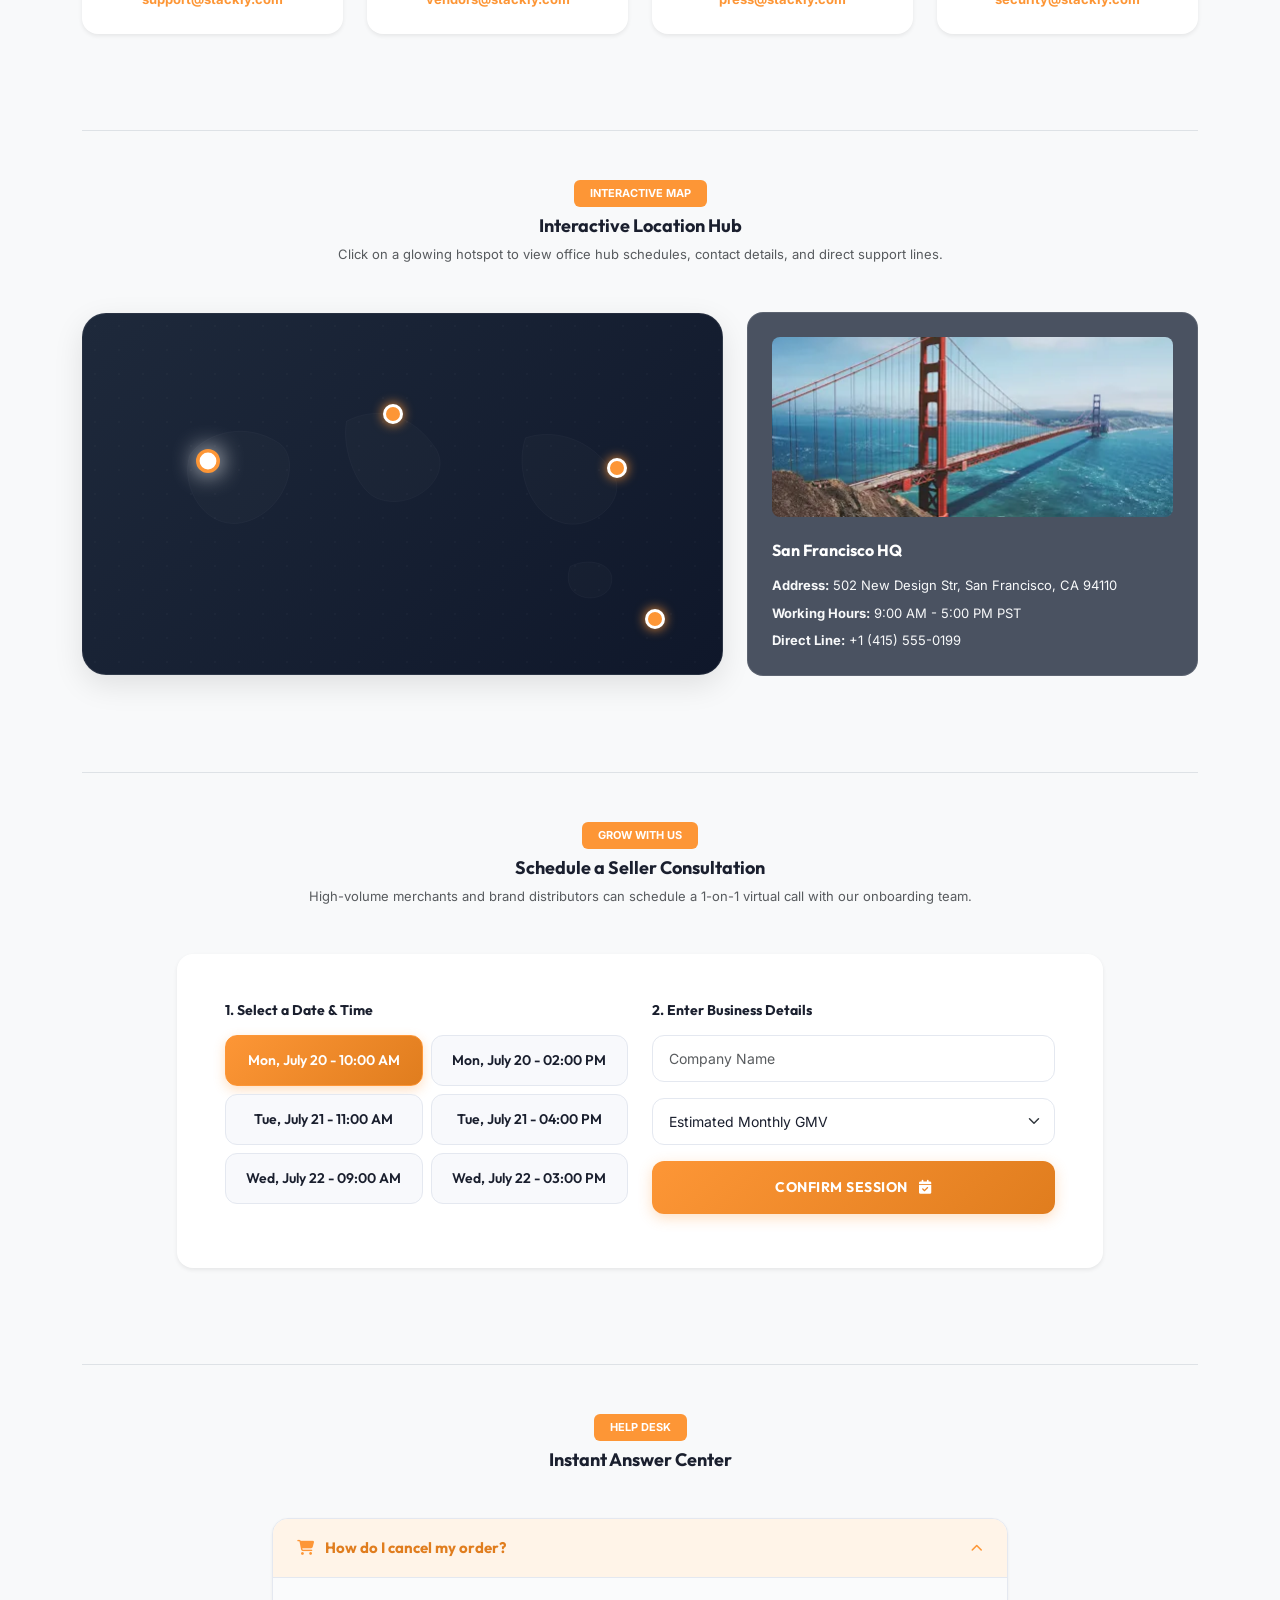
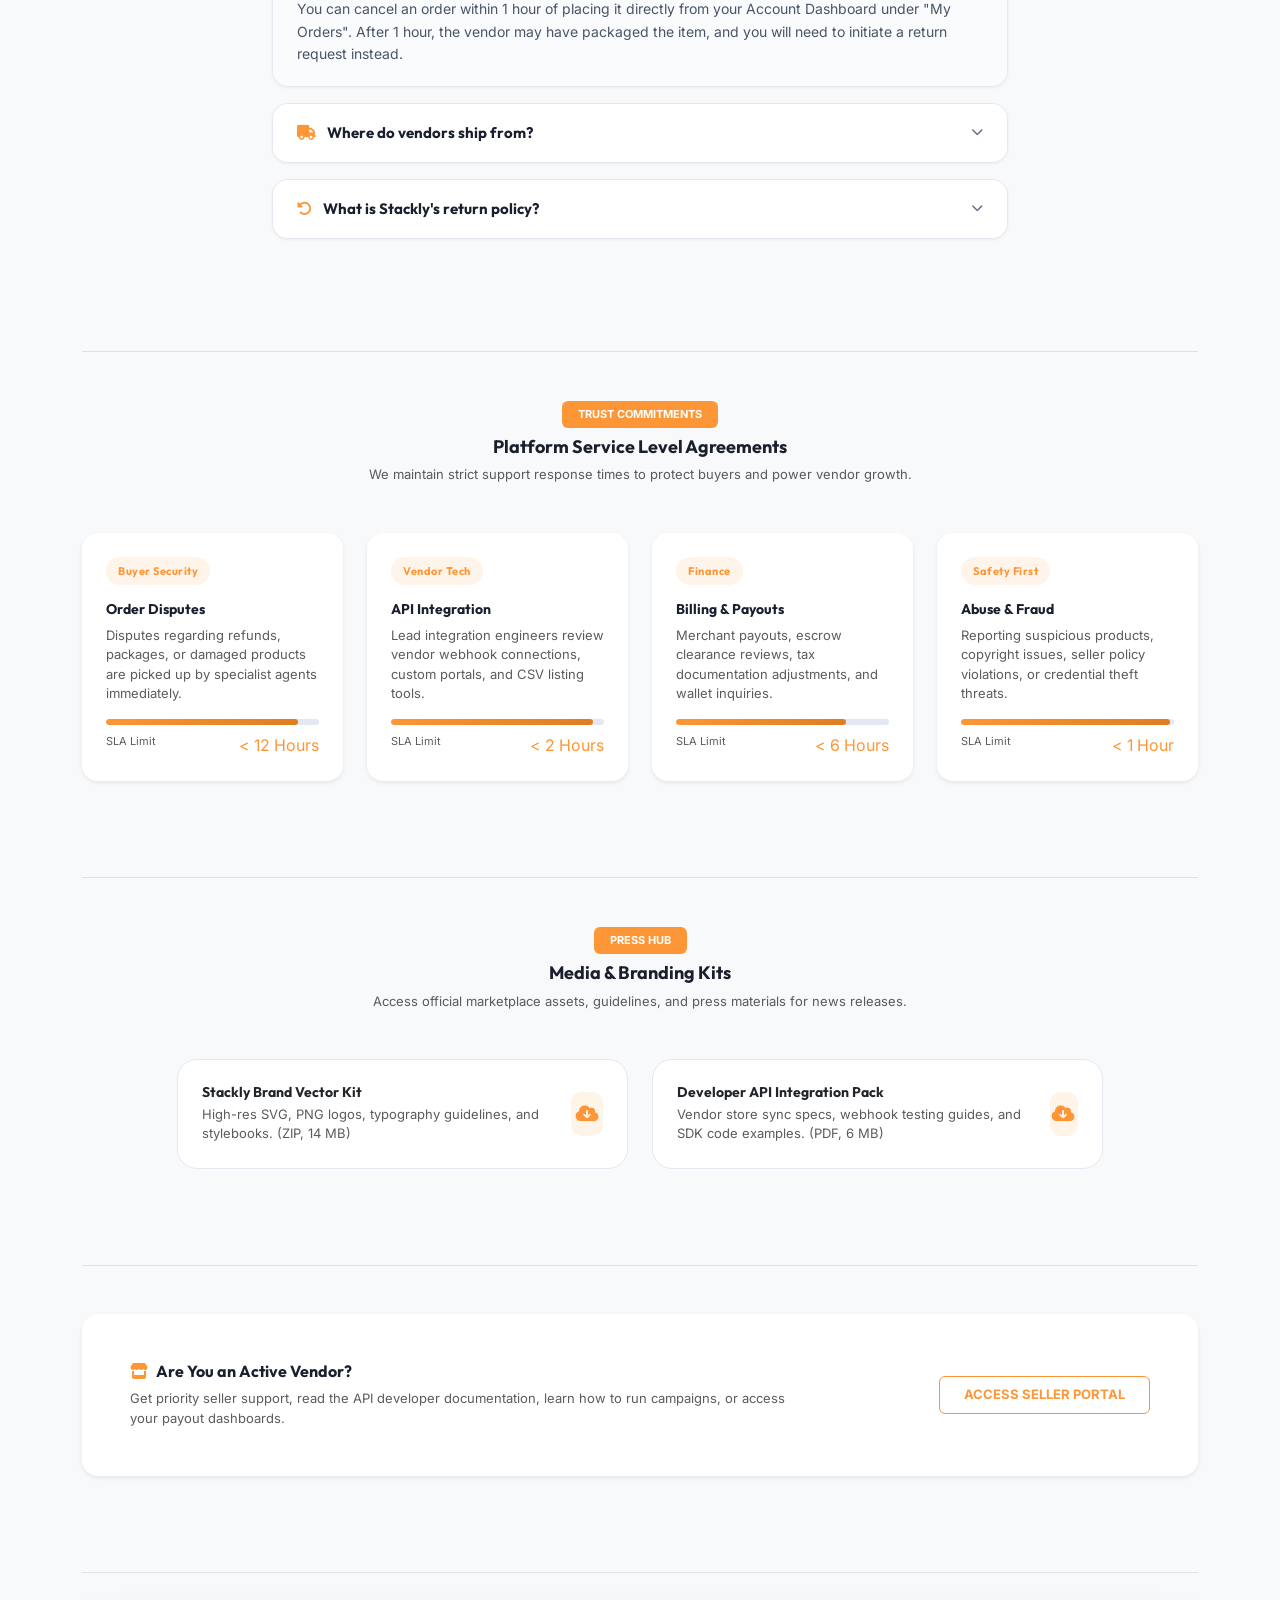
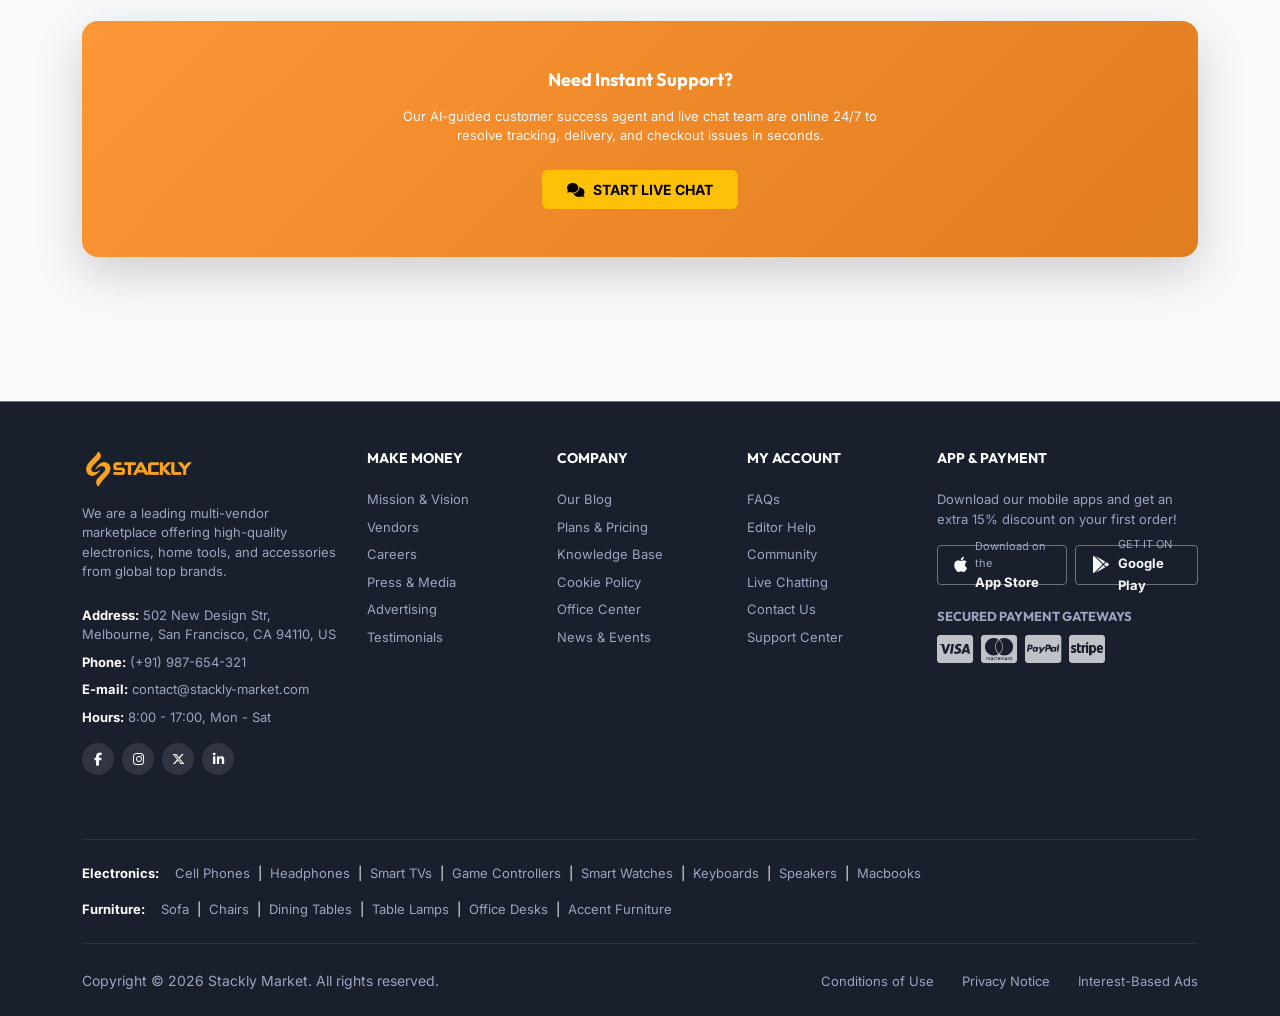
<file: pages/contact.html>
<!doctype html>
<html lang="en">
  <head>
    <meta charset="UTF-8" />
    <meta name="viewport" content="width=device-width, initial-scale=1.0" />
    <title>Contact Us - Stackly Marketplace</title>
    <!-- Favicon -->
    <link
      rel="icon"
      type="image/webp"
      href="../assets/images/logoStackly.webp"
    />

    <!-- Bootstrap 5 CSS CDN -->
    <link
      href="https://cdn.jsdelivr.net/npm/bootstrap@5.3.2/dist/css/bootstrap.min.css"
      rel="stylesheet"
    />

    <!-- FontAwesome 6 CDN -->
    <link
      href="https://cdnjs.cloudflare.com/ajax/libs/font-awesome/6.4.2/css/all.min.css"
      rel="stylesheet"
    />

    <!-- Custom CSS -->
    <link href="../assets/css/styles.css" rel="stylesheet" />
  </head>
  <body>
    <!-- Dynamic Header Placeholder -->
    <div id="header-placeholder"></div>

    <!-- Hero Page Banner -->
    <section
      class="page-hero-banner animate-on-scroll animate-fade-in-down"
      style="
        background-image: url(&quot;../assets/images/contact/contact-banner-image.webp&quot;);
        background-position: bottom;
      "
    >
      <div class="banner-content">
        <h1>Let's Connect & Collaborate</h1>
        <p>
          Have questions? Our support, vendor success, and corporate teams are
          here to help you.
        </p>
        <ul class="banner-breadcrumbs">
          <li><a href="../index.html">Home</a></li>
          <li>Contact Us</li>
        </ul>
      </div>
    </section>

    <!-- Main Content -->
    <main class="main py-5 bg-light">
      <div class="container">
        <div class="row g-4 mb-5 animate-on-scroll animate-fade-in-up">
          <!-- Contact Cards (Left side) -->
          <div class="col-lg-4">
            <div class="d-flex flex-column gap-4">
              <div
                class="p-4 border-0 bg-white rounded-4 shadow-sm d-flex align-items-start hover-up"
              >
                <div class="icon-circle-wrapper me-3">
                  <i class="fa-solid fa-map-location-dot"></i>
                </div>
                <div>
                  <h5 class="font-sm-bold text-dark mb-2">Corporate HQ</h5>
                  <p class="font-xs text-muted mb-0">
                    502 New Design Str, Melbourne,<br />San Francisco, CA 94110,
                    US
                  </p>
                </div>
              </div>
              <div
                class="p-4 border-0 bg-white rounded-4 shadow-sm d-flex align-items-start hover-up"
              >
                <div class="icon-circle-wrapper me-3">
                  <i class="fa-solid fa-phone-volume"></i>
                </div>
                <div>
                  <h5 class="font-sm-bold text-dark mb-2">Call Us</h5>
                  <p class="font-xs text-muted mb-0">
                    General support: (+91) 123-456-789<br />Vendor partnerships:
                    (+91) 987-654-321
                  </p>
                </div>
              </div>
              <div
                class="p-4 border-0 bg-white rounded-4 shadow-sm d-flex align-items-start hover-up"
              >
                <div class="icon-circle-wrapper me-3">
                  <i class="fa-solid fa-envelope-open-text"></i>
                </div>
                <div>
                  <h5 class="font-sm-bold text-dark mb-2">Email Support</h5>
                  <p class="font-xs text-muted mb-0">
                    contact@stackly-market.com <br />vendors@stackly-market.com
                  </p>
                </div>
              </div>
            </div>
          </div>

          <!-- Contact Form (Right side) -->
          <div class="col-lg-8">
            <div class="p-4 p-md-5 border-0 bg-white rounded-4 shadow-sm">
              <h4 class="font-md-bold mb-2">Send Us a Message</h4>
              <p class="font-xs text-muted mb-4">
                Feel free to contact us with any inquiries. Our teams will get
                back to you shortly.
              </p>
              <form action="#" method="post">
                <div class="row g-3">
                  <div class="col-md-6">
                    <label
                      class="form-label font-xs-bold text-muted"
                      for="contactFirstName"
                      >First Name</label
                    >
                    <input
                      type="text"
                      class="form-control premium-form-control"
                      placeholder="John"
                      id="contactFirstName"
                      name="firstName"
                      autocomplete="given-name"
                      maxlength="16"
                      required
                    />
                  </div>
                  <div class="col-md-6">
                    <label
                      class="form-label font-xs-bold text-muted"
                      for="contactLastName"
                      >Last Name</label
                    >
                    <input
                      type="text"
                      class="form-control premium-form-control"
                      placeholder="Doe"
                      id="contactLastName"
                      name="lastName"
                      autocomplete="family-name"
                      maxlength="16"
                      required
                    />
                  </div>
                  <div class="col-12">
                    <label
                      class="form-label font-xs-bold text-muted"
                      for="contactEmail"
                      >Email Address</label
                    >
                    <input
                      type="email"
                      class="form-control premium-form-control"
                      placeholder="john.doe@example.com"
                      id="contactEmail"
                      name="email"
                      autocomplete="email"
                      required
                    />
                  </div>
                  <div class="col-12">
                    <label
                      class="form-label font-xs-bold text-muted"
                      for="contactSubject"
                      >Subject</label
                    >
                    <input
                      type="text"
                      class="form-control premium-form-control"
                      placeholder="How can we help you?"
                      id="contactSubject"
                      name="subject"
                      required
                    />
                  </div>
                  <div class="col-12">
                    <label
                      class="form-label font-xs-bold text-muted"
                      for="contactMessage"
                      >Message</label
                    >
                    <textarea
                      class="form-control premium-form-control"
                      rows="5"
                      placeholder="Write your query here..."
                      id="contactMessage"
                      name="message"
                      required
                    ></textarea>
                  </div>
                  <div class="col-12 mt-4">
                    <button
                      type="submit"
                      class="btn btn-premium-gradient px-5 py-3 font-sm-bold text-uppercase"
                    >
                      Send Message <i class="fa-solid fa-paper-plane ms-2"></i>
                    </button>
                  </div>
                </div>
              </form>
            </div>
          </div>
        </div>

        <!-- Department Contacts Section -->
        <div class="my-5 py-5 border-top animate-on-scroll animate-zoom-in">
          <div class="text-center mb-5">
            <span class="badge bg-primary px-3 py-2 font-xxs text-uppercase"
              >Departments</span
            >
            <h3 class="font-lg-bold mt-2">Direct Contact Lines</h3>
          </div>
          <div class="row g-4">
            <div class="col-md-3 col-sm-6">
              <div
                class="p-4 border-0 bg-white rounded-4 shadow-sm text-center h-100 hover-up"
              >
                <div class="icon-circle-wrapper mx-auto mb-3">
                  <i class="fa-solid fa-headset"></i>
                </div>
                <h6 class="font-sm-bold mb-2">Customer Care</h6>
                <p class="font-xs text-muted mb-3">
                  Order tracking, return claims, and payment protection issues.
                </p>
                <a
                  href="#"
                  class="font-xs-bold text-primary text-decoration-none"
                  >support@stackly.com</a
                >
              </div>
            </div>
            <div class="col-md-3 col-sm-6">
              <div
                class="p-4 border-0 bg-white rounded-4 shadow-sm text-center h-100 hover-up"
              >
                <div class="icon-circle-wrapper mx-auto mb-3">
                  <i class="fa-solid fa-briefcase"></i>
                </div>
                <h6 class="font-sm-bold mb-2">Merchant Onboarding</h6>
                <p class="font-xs text-muted mb-3">
                  Questions about selling, listing tools, API integrations.
                </p>
                <a
                  href="#"
                  class="font-xs-bold text-primary text-decoration-none"
                  >vendors@stackly.com</a
                >
              </div>
            </div>
            <div class="col-md-3 col-sm-6">
              <div
                class="p-4 border-0 bg-white rounded-4 shadow-sm text-center h-100 hover-up"
              >
                <div class="icon-circle-wrapper mx-auto mb-3">
                  <i class="fa-solid fa-bullhorn"></i>
                </div>
                <h6 class="font-sm-bold mb-2">Public Relations</h6>
                <p class="font-xs text-muted mb-3">
                  Press inquiries, media kits, corporate updates.
                </p>
                <a
                  href="#"
                  class="font-xs-bold text-primary text-decoration-none"
                  >press@stackly.com</a
                >
              </div>
            </div>
            <div class="col-md-3 col-sm-6">
              <div
                class="p-4 border-0 bg-white rounded-4 shadow-sm text-center h-100 hover-up"
              >
                <div class="icon-circle-wrapper mx-auto mb-3">
                  <i class="fa-solid fa-shield-halved"></i>
                </div>
                <h6 class="font-sm-bold mb-2">Security & Abuse</h6>
                <p class="font-xs text-muted mb-3">
                  Report suspicious activity, listings, or technical
                  vulnerabilities.
                </p>
                <a
                  href="#"
                  class="font-xs-bold text-primary text-decoration-none"
                  >security@stackly.com</a
                >
              </div>
            </div>
          </div>
        </div>

        <!-- NEW SECTION 1: Interactive Operations Hub & Location Map -->
        <div class="my-5 py-5 border-top animate-on-scroll animate-fade-in-up">
          <div class="text-center mb-5">
            <span class="badge bg-primary px-3 py-2 font-xxs text-uppercase"
              >Interactive Map</span
            >
            <h3 class="font-lg-bold mt-2">Interactive Location Hub</h3>
            <p class="font-xs text-muted max-width-600 mx-auto">
              Click on a glowing hotspot to view office hub schedules, contact
              details, and direct support lines.
            </p>
          </div>
          <div class="row g-4 align-items-center">
            <div class="col-lg-7">
              <div class="map-widget-container">
                <div class="map-grid-bg"></div>
                <!-- Simplified SVG World Map outlines -->
                <svg
                  class="map-world-svg"
                  viewBox="0 0 1000 500"
                  fill="none"
                  xmlns="http://www.w3.org/2000/svg"
                >
                  <path
                    d="M120 180 C150 140, 220 120, 280 160 C320 190, 290 280, 220 300 C150 320, 100 240, 120 180 Z"
                    fill="rgba(255,255,255,0.06)"
                    stroke="rgba(255,255,255,0.12)"
                    stroke-width="1.5"
                  />
                  <path
                    d="M400 120 C460 90, 520 110, 560 170 C590 220, 520 280, 460 260 C420 250, 390 170, 400 120 Z"
                    fill="rgba(255,255,255,0.06)"
                    stroke="rgba(255,255,255,0.12)"
                    stroke-width="1.5"
                  />
                  <path
                    d="M720 150 C780 130, 850 160, 880 220 C900 270, 830 320, 780 300 C730 285, 700 210, 720 150 Z"
                    fill="rgba(255,255,255,0.06)"
                    stroke="rgba(255,255,255,0.12)"
                    stroke-width="1.5"
                  />
                  <path
                    d="M800 380 C840 360, 890 380, 870 420 C850 450, 780 440, 800 380 Z"
                    fill="rgba(255,255,255,0.06)"
                    stroke="rgba(255,255,255,0.12)"
                    stroke-width="1.5"
                  />
                </svg>
                <!-- Hotspots -->
                <div
                  class="map-hotspot map-hotspot-sf active"
                  data-city="San Francisco"
                  data-hours="9:00 AM - 5:00 PM PST"
                  data-address="502 New Design Str, San Francisco, CA 94110"
                  data-phone="+1 (415) 555-0199"
                  data-image="../assets/images/contact/contact-hotspot-image1.webp"
                ></div>
                <div
                  class="map-hotspot map-hotspot-lon"
                  data-city="London"
                  data-hours="9:00 AM - 5:00 PM GMT"
                  data-address="30 St Mary Axe (The Gherkin), London, EC3A 8EP"
                  data-phone="+44 (20) 7946 0958"
                  data-image="../assets/images/contact/contact-hotspot-image2.webp"
                ></div>
                <div
                  class="map-hotspot map-hotspot-tok"
                  data-city="Tokyo"
                  data-hours="9:00 AM - 6:00 PM JST"
                  data-address="Roppongi Hills Mori Tower, Minato-ku, Tokyo 106-6108"
                  data-phone="+81 (3) 5555-0143"
                  data-image="../assets/images/contact/contact-hotspot-image3.webp"
                ></div>
                <div
                  class="map-hotspot map-hotspot-mel"
                  data-city="Melbourne"
                  data-hours="9:00 AM - 5:00 PM AEST"
                  data-address="88 Exhibition St, Melbourne VIC 3000"
                  data-phone="+61 (3) 9650 4410"
                  data-image="../assets/images/contact/contact-hotspot-image4.webp"
                ></div>
              </div>
            </div>
            <div class="col-lg-5">
              <div class="map-hub-card text-white">
                <img
                  id="hub-image"
                  src="../assets/images/contact/contact-hotspot-image1.webp"
                  alt="Hub City"
                  class="img-fluid rounded-3 mb-4 w-100 object-fit-cover"
                  style="height: 180px"
                />
                <h4 id="hub-city-name" class="text-white font-md-bold mb-3">
                  San Francisco HQ
                </h4>
                <div
                  class="font-xs d-flex flex-column gap-2 text-light opacity-90"
                >
                  <p id="hub-address" class="mb-0">
                    <strong>Address:</strong> 502 New Design Str, San Francisco,
                    CA 94110
                  </p>
                  <p id="hub-hours" class="mb-0">
                    <strong>Working Hours:</strong> 9:00 AM - 5:00 PM PST
                  </p>
                  <p id="hub-phone" class="mb-0">
                    <strong>Direct Line:</strong> +1 (415) 555-0199
                  </p>
                </div>
              </div>
            </div>
          </div>
        </div>

        <!-- NEW SECTION 2: Merchant Consultation Scheduler -->
        <div class="my-5 py-5 border-top animate-on-scroll animate-zoom-in">
          <div class="text-center mb-5">
            <span class="badge bg-primary px-3 py-2 font-xxs text-uppercase"
              >Grow With Us</span
            >
            <h3 class="font-lg-bold mt-2">Schedule a Seller Consultation</h3>
            <p class="font-xs text-muted max-width-600 mx-auto">
              High-volume merchants and brand distributors can schedule a 1-on-1
              virtual call with our onboarding team.
            </p>
          </div>
          <div class="row g-4 justify-content-center">
            <div class="col-lg-10">
              <div class="p-4 p-md-5 bg-white border-0 rounded-4 shadow-sm">
                <div class="row g-4">
                  <div class="col-md-6">
                    <h5 class="font-sm-bold mb-3">1. Select a Date & Time</h5>
                    <div class="row g-2 mb-3">
                      <div class="col-6">
                        <div class="booking-slot selected">
                          Mon, July 20 - 10:00 AM
                        </div>
                      </div>
                      <div class="col-6">
                        <div class="booking-slot">Mon, July 20 - 02:00 PM</div>
                      </div>
                      <div class="col-6">
                        <div class="booking-slot">Tue, July 21 - 11:00 AM</div>
                      </div>
                      <div class="col-6">
                        <div class="booking-slot">Tue, July 21 - 04:00 PM</div>
                      </div>
                      <div class="col-6">
                        <div class="booking-slot">Wed, July 22 - 09:00 AM</div>
                      </div>
                      <div class="col-6">
                        <div class="booking-slot">Wed, July 22 - 03:00 PM</div>
                      </div>
                    </div>
                  </div>
                  <div class="col-md-6">
                    <h5 class="font-sm-bold mb-3">2. Enter Business Details</h5>
                    <form action="#" method="post">
                      <input
                        type="hidden"
                        id="selected-time-input"
                        name="booking_time"
                        maxlength="16"
                        value="Mon, July 20 - 10:00 AM"
                      />
                      <div class="mb-3">
                        <label
                          class="visually-hidden"
                          for="consultationCompanyName"
                          >Company Name</label
                        >
                        <input
                          type="text"
                          class="form-control premium-form-control"
                          placeholder="Company Name"
                          id="consultationCompanyName"
                          name="company_name"
                          autocomplete="organization"
                          required
                        />
                      </div>
                      <div class="mb-3">
                        <label class="visually-hidden" for="consultationGMV"
                          >Estimated Monthly GMV</label
                        >
                        <select
                          class="form-select premium-form-control"
                          id="consultationGMV"
                          name="estimated_gmv"
                          required
                        >
                          <option value="" disabled selected>
                            Estimated Monthly GMV
                          </option>
                          <option value="under_10k">Under $10,000</option>
                          <option value="10k_50k">$10,000 - $50,000</option>
                          <option value="50k_250k">$50,000 - $250,000</option>
                          <option value="over_250k">Over $250,000</option>
                        </select>
                      </div>
                      <button
                        type="submit"
                        class="btn btn-premium-gradient w-100 py-3 font-sm-bold text-uppercase"
                      >
                        Confirm Session
                        <i class="fa-solid fa-calendar-check ms-2"></i>
                      </button>
                    </form>
                  </div>
                </div>
              </div>
            </div>
          </div>
        </div>

        <!-- FAQ Section -->
        <div class="my-5 py-5 border-top">
          <div class="text-center mb-5">
            <span class="badge bg-primary px-3 py-2 font-xxs text-uppercase"
              >Help Desk</span
            >
            <h3 class="font-lg-bold mt-2">Instant Answer Center</h3>
          </div>
          <div class="row justify-content-center">
            <div class="col-lg-8">
              <div class="accordion" id="contactAccordion">
                <!-- FAQ Item 1 -->
                <div class="faq-card-item">
                  <h2 class="accordion-header" id="cHeadingOne">
                    <button
                      class="faq-btn"
                      type="button"
                      data-bs-toggle="collapse"
                      data-bs-target="#cCollapseOne"
                      aria-expanded="true"
                      aria-controls="cCollapseOne"
                    >
                      <span
                        ><i
                          class="fa-solid fa-cart-shopping text-primary me-2"
                        ></i>
                        How do I cancel my order?</span
                      >
                    </button>
                  </h2>
                  <div
                    id="cCollapseOne"
                    class="accordion-collapse collapse show"
                    aria-labelledby="cHeadingOne"
                    data-bs-parent="#contactAccordion"
                  >
                    <div class="faq-body">
                      You can cancel an order within 1 hour of placing it
                      directly from your Account Dashboard under "My Orders".
                      After 1 hour, the vendor may have packaged the item, and
                      you will need to initiate a return request instead.
                    </div>
                  </div>
                </div>
                <!-- FAQ Item 2 -->
                <div class="faq-card-item">
                  <h2 class="accordion-header" id="cHeadingTwo">
                    <button
                      class="faq-btn collapsed"
                      type="button"
                      data-bs-toggle="collapse"
                      data-bs-target="#cCollapseTwo"
                      aria-expanded="false"
                      aria-controls="cCollapseTwo"
                    >
                      <span
                        ><i class="fa-solid fa-truck text-primary me-2"></i>
                        Where do vendors ship from?</span
                      >
                    </button>
                  </h2>
                  <div
                    id="cCollapseTwo"
                    class="accordion-collapse collapse"
                    aria-labelledby="cHeadingTwo"
                    data-bs-parent="#contactAccordion"
                  >
                    <div class="faq-body">
                      Stackly is a marketplace connecting thousands of
                      independent vendors. Each vendor ships from their own
                      regional warehouse. You can check the estimated delivery
                      times and dispatch locations on each specific product
                      details page.
                    </div>
                  </div>
                </div>
                <!-- FAQ Item 3 -->
                <div class="faq-card-item">
                  <h2 class="accordion-header" id="cHeadingThree">
                    <button
                      class="faq-btn collapsed"
                      type="button"
                      data-bs-toggle="collapse"
                      data-bs-target="#cCollapseThree"
                      aria-expanded="false"
                      aria-controls="cCollapseThree"
                    >
                      <span
                        ><i
                          class="fa-solid fa-rotate-left text-primary me-2"
                        ></i>
                        What is Stackly's return policy?</span
                      >
                    </button>
                  </h2>
                  <div
                    id="cCollapseThree"
                    class="accordion-collapse collapse"
                    aria-labelledby="cHeadingThree"
                    data-bs-parent="#contactAccordion"
                  >
                    <div class="faq-body">
                      All verified vendors on Stackly are bound by our
                      platform-wide 30-day return policy. Items must be in their
                      original packaging, unused, and showing no signs of wear.
                      Return shipping labels are printable from your account
                      center.
                    </div>
                  </div>
                </div>
              </div>
            </div>
          </div>
        </div>

        <!-- NEW SECTION 3: Trust & SLA Escalation Matrix -->
        <div class="my-5 py-5 border-top">
          <div class="text-center mb-5">
            <span class="badge bg-primary px-3 py-2 font-xxs text-uppercase"
              >Trust Commitments</span
            >
            <h3 class="font-lg-bold mt-2">Platform Service Level Agreements</h3>
            <p class="font-xs text-muted max-width-600 mx-auto">
              We maintain strict support response times to protect buyers and
              power vendor growth.
            </p>
          </div>
          <div class="row g-4">
            <div class="col-md-6 col-lg-3">
              <div
                class="p-4 border-0 bg-white rounded-4 shadow-sm h-100 hover-up"
              >
                <span class="sla-badge-tag mb-3">Buyer Security</span>
                <h5 class="font-sm-bold mb-2">Order Disputes</h5>
                <p class="font-xs text-muted mb-0">
                  Disputes regarding refunds, packages, or damaged products are
                  picked up by specialist agents immediately.
                </p>
                <div class="sla-progress-track">
                  <div class="sla-progress-fill" style="width: 90%"></div>
                </div>
                <div class="d-flex justify-content-between mt-2">
                  <span class="font-xxs text-muted">SLA Limit</span
                  ><span class="font-xxs-bold text-primary">&lt; 12 Hours</span>
                </div>
              </div>
            </div>
            <div class="col-md-6 col-lg-3">
              <div
                class="p-4 border-0 bg-white rounded-4 shadow-sm h-100 hover-up"
              >
                <span class="sla-badge-tag mb-3">Vendor Tech</span>
                <h5 class="font-sm-bold mb-2">API Integration</h5>
                <p class="font-xs text-muted mb-0">
                  Lead integration engineers review vendor webhook connections,
                  custom portals, and CSV listing tools.
                </p>
                <div class="sla-progress-track">
                  <div class="sla-progress-fill" style="width: 95%"></div>
                </div>
                <div class="d-flex justify-content-between mt-2">
                  <span class="font-xxs text-muted">SLA Limit</span
                  ><span class="font-xxs-bold text-primary">&lt; 2 Hours</span>
                </div>
              </div>
            </div>
            <div class="col-md-6 col-lg-3">
              <div
                class="p-4 border-0 bg-white rounded-4 shadow-sm h-100 hover-up"
              >
                <span class="sla-badge-tag mb-3">Finance</span>
                <h5 class="font-sm-bold mb-2">Billing & Payouts</h5>
                <p class="font-xs text-muted mb-0">
                  Merchant payouts, escrow clearance reviews, tax documentation
                  adjustments, and wallet inquiries.
                </p>
                <div class="sla-progress-track">
                  <div class="sla-progress-fill" style="width: 80%"></div>
                </div>
                <div class="d-flex justify-content-between mt-2">
                  <span class="font-xxs text-muted">SLA Limit</span
                  ><span class="font-xxs-bold text-primary">&lt; 6 Hours</span>
                </div>
              </div>
            </div>
            <div class="col-md-6 col-lg-3">
              <div
                class="p-4 border-0 bg-white rounded-4 shadow-sm h-100 hover-up"
              >
                <span class="sla-badge-tag mb-3">Safety First</span>
                <h5 class="font-sm-bold mb-2">Abuse & Fraud</h5>
                <p class="font-xs text-muted mb-0">
                  Reporting suspicious products, copyright issues, seller policy
                  violations, or credential theft threats.
                </p>
                <div class="sla-progress-track">
                  <div class="sla-progress-fill" style="width: 98%"></div>
                </div>
                <div class="d-flex justify-content-between mt-2">
                  <span class="font-xxs text-muted">SLA Limit</span
                  ><span class="font-xxs-bold text-primary">&lt; 1 Hour</span>
                </div>
              </div>
            </div>
          </div>
        </div>

        <!-- NEW SECTION 4: Media & Press Kit Center -->
        <div class="my-5 py-5 border-top animate-on-scroll animate-zoom-in">
          <div class="text-center mb-5">
            <span class="badge bg-primary px-3 py-2 font-xxs text-uppercase"
              >Press Hub</span
            >
            <h3 class="font-lg-bold mt-2">Media & Branding Kits</h3>
            <p class="font-xs text-muted max-width-600 mx-auto">
              Access official marketplace assets, guidelines, and press
              materials for news releases.
            </p>
          </div>
          <div class="row g-4 justify-content-center">
            <div class="col-md-6 col-lg-5">
              <div
                class="download-kit-card d-flex align-items-center justify-content-between"
              >
                <div>
                  <h5 class="font-sm-bold text-dark mb-1">
                    Stackly Brand Vector Kit
                  </h5>
                  <p class="font-xs text-muted mb-0">
                    High-res SVG, PNG logos, typography guidelines, and
                    stylebooks. (ZIP, 14 MB)
                  </p>
                </div>
                <a href="#" class="download-icon-btn text-decoration-none ms-3">
                  <i class="fa-solid fa-cloud-arrow-down"></i>
                </a>
              </div>
            </div>
            <div class="col-md-6 col-lg-5">
              <div
                class="download-kit-card d-flex align-items-center justify-content-between"
              >
                <div>
                  <h5 class="font-sm-bold text-dark mb-1">
                    Developer API Integration Pack
                  </h5>
                  <p class="font-xs text-muted mb-0">
                    Vendor store sync specs, webhook testing guides, and SDK
                    code examples. (PDF, 6 MB)
                  </p>
                </div>
                <a href="#" class="download-icon-btn text-decoration-none ms-3">
                  <i class="fa-solid fa-cloud-arrow-down"></i>
                </a>
              </div>
            </div>
          </div>
        </div>

        <!-- Vendor Support Section -->
        <div class="my-5 py-5 border-top animate-on-scroll animate-zoom-in">
          <div class="p-4 p-md-5 rounded-4 bg-white border-0 shadow-sm">
            <div class="row align-items-center g-4">
              <div class="col-lg-8">
                <h4 class="font-md-bold mb-2">
                  <i class="fa-solid fa-store text-primary me-2"></i>Are You an
                  Active Vendor?
                </h4>
                <p class="font-xs text-muted mb-0">
                  Get priority seller support, read the API developer
                  documentation, learn how to run campaigns, or access your
                  payout dashboards.
                </p>
              </div>
              <div class="col-lg-4 text-lg-end">
                <a
                  href="#"
                  class="btn btn-outline-primary px-4 py-2 font-xs-bold text-uppercase"
                  >Access Seller Portal</a
                >
              </div>
            </div>
          </div>
        </div>

        <!-- Live Chat Callout -->
        <div
          class="my-5 py-5 border-top text-center animate-on-scroll animate-zoom-in"
        >
          <div class="p-5 rounded-4 bg-gradient-primary text-white shadow-lg">
            <h3 class="font-lg-bold text-white mb-3">Need Instant Support?</h3>
            <p
              class="font-xs text-light opacity-90 mx-auto mb-4"
              style="max-width: 500px"
            >
              Our AI-guided customer success agent and live chat team are online
              24/7 to resolve tracking, delivery, and checkout issues in
              seconds.
            </p>
            <a href="#">
              <button
                class="btn btn-warning px-4 py-2 font-sm-bold text-uppercase"
              >
                <i class="fa-solid fa-comments me-2"></i>Start Live Chat
              </button>
            </a>
          </div>
        </div>
      </div>
    </main>

    <!-- Dynamic Footer Placeholder -->
    <div id="footer-placeholder"></div>

    <!-- Bootstrap 5 Bundle JS CDN -->
    <script src="https://cdn.jsdelivr.net/npm/bootstrap@5.3.2/dist/js/bootstrap.bundle.min.js"></script>

    <!-- Custom Script -->
    <script src="../assets/js/script.js"></script>

    <!-- Interactive Elements Script -->
    <script>
      // 1. Map Hub Interactivity
      document.querySelectorAll(".map-hotspot").forEach((hotspot) => {
        hotspot.addEventListener("click", function () {
          document
            .querySelectorAll(".map-hotspot")
            .forEach((h) => h.classList.remove("active"));
          this.classList.add("active");
          const city = this.getAttribute("data-city");
          const hours = this.getAttribute("data-hours");
          const address = this.getAttribute("data-address");
          const phone = this.getAttribute("data-phone");
          const image = this.getAttribute("data-image");

          document.getElementById("hub-city-name").innerText = city + " HQ";
          document.getElementById("hub-hours").innerHTML =
            "<strong>Working Hours:</strong> " + hours;
          document.getElementById("hub-address").innerHTML =
            "<strong>Address:</strong> " + address;
          document.getElementById("hub-phone").innerHTML =
            "<strong>Direct Line:</strong> " + phone;
          document.getElementById("hub-image").src = image;
        });
      });

      // 2. Consultation Scheduler Interactivity
      document.querySelectorAll(".booking-slot").forEach((slot) => {
        slot.addEventListener("click", function () {
          document
            .querySelectorAll(".booking-slot")
            .forEach((s) => s.classList.remove("selected"));
          this.classList.add("selected");
          document.getElementById("selected-time-input").value = this.innerText;
        });
      });

      // 3. Block numbers & special chars in Name & Company Name fields (letters and spaces only)
      const restrictedFields = [
        "contactFirstName",
        "contactLastName",
        "consultationCompanyName",
      ];
      restrictedFields.forEach((id) => {
        const inputEl = document.getElementById(id);
        if (!inputEl) return;

        inputEl.addEventListener("keydown", function (e) {
          const allowed = /^[a-zA-Z ]$/;
          const controlKeys = [
            "Backspace",
            "Delete",
            "ArrowLeft",
            "ArrowRight",
            "Tab",
            "Home",
            "End",
          ];
          if (!allowed.test(e.key) && !controlKeys.includes(e.key)) {
            e.preventDefault();
          }
        });

        // Also block paste of invalid chars
        inputEl.addEventListener("paste", function (e) {
          e.preventDefault();
          const text = (e.clipboardData || window.clipboardData).getData(
            "text",
          );
          const cleaned = text.replace(/[^a-zA-Z ]/g, "");
          document.execCommand("insertText", false, cleaned);
        });
      });
    </script>
  </body>
</html>
</file>
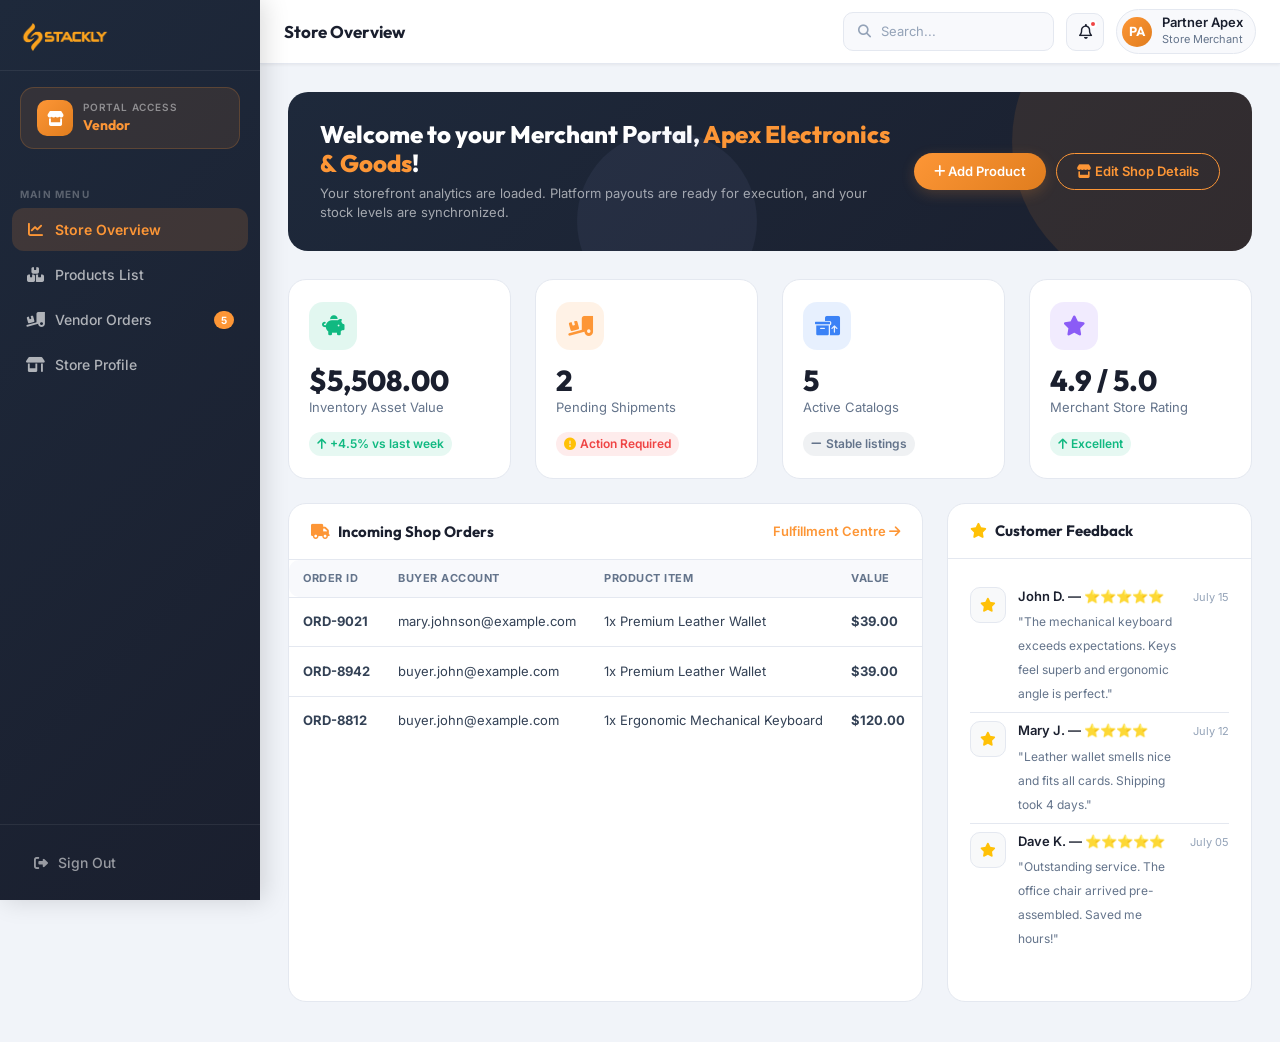
<file: pages/dashboard.html>
<!doctype html>
<html lang="en">
  <head>
    <meta charset="UTF-8" />
    <meta name="viewport" content="width=device-width, initial-scale=1.0" />
    <title>Dashboard — Stackly Marketplace</title>
    <link
      rel="icon"
      type="image/webp"
      href="../assets/images/logoStackly.webp"
    />
    <link
      rel="stylesheet"
      href="https://cdn.jsdelivr.net/npm/bootstrap@5.3.3/dist/css/bootstrap.min.css"
    />
    <link
      rel="stylesheet"
      href="https://cdnjs.cloudflare.com/ajax/libs/font-awesome/6.5.0/css/all.min.css"
    />
    <link
      href="https://fonts.googleapis.com/css2?family=Inter:wght@300;400;500;600;700&family=Outfit:wght@400;500;600;700;800&display=swap"
      rel="stylesheet"
    />
    <link rel="stylesheet" href="../assets/css/styles.css" />
    <link rel="stylesheet" href="../assets/css/dashboard.css" />
  </head>
  <body class="dash-body">
    <!-- Sidebar Overlay (mobile) -->
    <div class="dash-overlay" id="dashOverlay"></div>

    <!-- Sidebar -->
    <aside class="dash-sidebar" id="dashSidebar">
      <div class="dash-sidebar-header">
        <!-- <a href="../index.html" class="dash-brand">
          <img
            src="../assets/images/logoStackly.webp"
            alt="Stackly"
            class="dash-brand-logo"
          />
        </a> -->
        <div>
          <a
            href="../index.html"
            class="logo-link d-flex align-items-center text-decoration-none"
          >
            <img
              src="../assets/images/logoStackly.webp"
              alt="Stackly Logo"
              class="logo-img"
              style="height: 30px"
            />
          </a>
        </div>
        <button class="dash-sidebar-close d-lg-none" id="sidebarClose">
          <i class="fa-solid fa-xmark"></i>
        </button>
      </div>

      <!-- Role Badge -->
      <div class="dash-role-badge" id="sidebarRoleBadge"></div>

      <!-- Navigation -->
      <nav class="dash-nav" id="dashNav"></nav>

      <div class="dash-sidebar-footer">
        <a href="login.html" class="dash-logout-btn" id="logoutBtn">
          <i class="fa-solid fa-right-from-bracket"></i>
          <span>Sign Out</span>
        </a>
      </div>
    </aside>

    <!-- Main Content -->
    <div class="dash-main" id="dashMain">
      <!-- Top Bar -->
      <header class="dash-topbar">
        <div class="dash-topbar-left">
          <button class="dash-menu-toggle d-lg-none" id="menuToggle">
            <i class="fa-solid fa-bars"></i>
          </button>
          <div class="dash-breadcrumb">
            <span id="dashPageTitle">Dashboard</span>
          </div>
        </div>
        <div class="dash-topbar-right">
          <div class="dash-topbar-search d-none d-md-flex">
            <i class="fa-solid fa-magnifying-glass"></i>
            <label class="visually-hidden" for="dashboard-search-input"
              >Search</label
            >
            <input
              type="text"
              placeholder="Search..."
              id="dashboard-search-input"
              name="search"
            />
          </div>
          <button class="dash-icon-btn position-relative">
            <i class="fa-regular fa-bell"></i>
            <span class="dash-notif-dot"></span>
          </button>
          <div class="dash-user-chip" id="dashUserChip">
            <div class="dash-user-avatar" id="dashUserAvatar"></div>
            <div class="dash-user-info d-none d-sm-block">
              <div class="dash-user-name" id="dashUserName">Loading...</div>
              <div class="dash-user-role" id="dashUserRole">—</div>
            </div>
          </div>
        </div>
      </header>

      <!-- Dashboard Content -->
      <main class="dash-content" id="dashContent">
        <!-- Injected by JS -->
      </main>
    </div>

    <script src="https://cdn.jsdelivr.net/npm/bootstrap@5.3.3/dist/js/bootstrap.bundle.min.js"></script>
    <script src="../assets/js/dashboard.js"></script>
  </body>
</html>
</file>
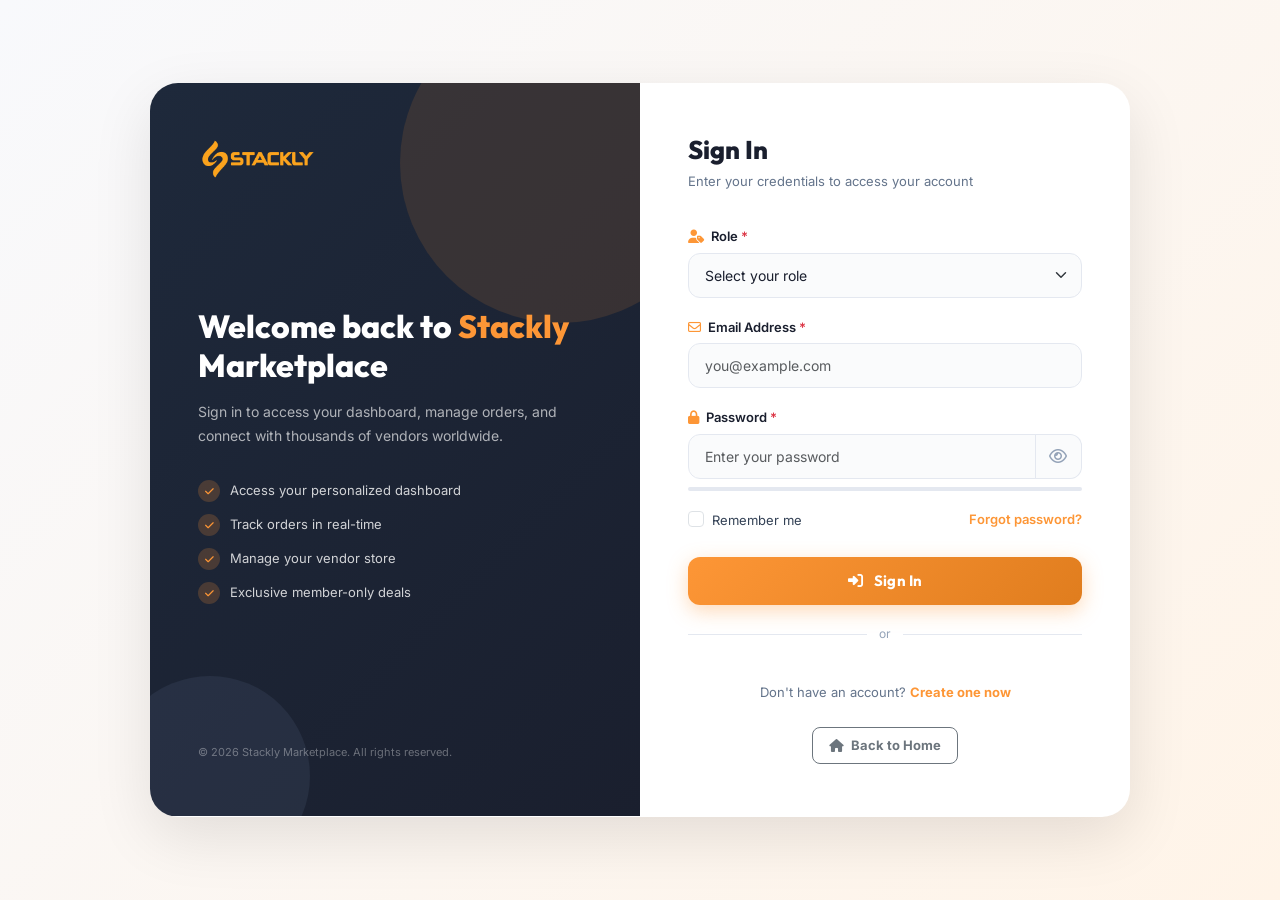
<file: pages/login.html>
<!doctype html>
<html lang="en">
  <head>
    <meta charset="UTF-8" />
    <meta name="viewport" content="width=device-width, initial-scale=1.0" />
    <title>Login — Stackly Marketplace</title>
    <!-- Favicon -->
    <link
      rel="icon"
      type="image/webp"
      href="../assets/images/logoStackly.webp"
    />
    <link
      rel="stylesheet"
      href="https://cdn.jsdelivr.net/npm/bootstrap@5.3.3/dist/css/bootstrap.min.css"
    />
    <link
      rel="stylesheet"
      href="https://cdnjs.cloudflare.com/ajax/libs/font-awesome/6.5.0/css/all.min.css"
    />
    <link
      href="https://fonts.googleapis.com/css2?family=Inter:wght@300;400;500;600;700&family=Outfit:wght@400;500;600;700;800&display=swap"
      rel="stylesheet"
    />
    <link rel="stylesheet" href="../assets/css/styles.css" />
    <style>
      body {
        padding-top: 0 !important;
        min-height: 100vh;
        background: linear-gradient(135deg, #f8f9fc 0%, #fff4e8 100%);
        display: flex;
        flex-direction: column;
      }

      .auth-wrapper {
        flex: 1;
        display: flex;
        align-items: center;
        justify-content: center;
        /* padding: 60px 16px; */
      }

      .auth-card {
        background: #fff;
        border-radius: 28px;
        box-shadow: 0 20px 60px rgba(0, 0, 0, 0.1);
        overflow: hidden;
        width: 100%;
        max-width: 980px;
        display: flex;
        min-height: 580px;
      }

      /* Left Panel */
      .auth-panel-left {
        flex: 1;
        background: var(--gradient-dark);
        padding: 56px 48px;
        display: flex;
        flex-direction: column;
        justify-content: space-between;
        position: relative;
        overflow: hidden;
      }

      .auth-panel-left::before {
        content: "";
        position: absolute;
        width: 320px;
        height: 320px;
        background: rgba(253, 150, 54, 0.12);
        border-radius: 50%;
        top: -80px;
        right: -80px;
      }

      .auth-panel-left::after {
        content: "";
        position: absolute;
        width: 200px;
        height: 200px;
        background: rgba(140, 158, 197, 0.1);
        border-radius: 50%;
        bottom: -60px;
        left: -40px;
      }

      .auth-brand-logo {
        height: 36px;
        width: auto;
        object-fit: contain;
        position: relative;
        z-index: 2;
      }

      .auth-panel-tagline {
        position: relative;
        z-index: 2;
      }

      .auth-panel-tagline h2 {
        font-family: var(--font-heading);
        font-size: 2rem;
        font-weight: 800;
        color: #fff;
        line-height: 1.2;
        margin-bottom: 16px;
      }

      .auth-panel-tagline h2 span {
        color: var(--primary-color);
      }

      .auth-panel-tagline p {
        font-size: 14px;
        color: rgba(255, 255, 255, 0.65);
        line-height: 1.7;
        margin-bottom: 32px;
      }

      .auth-feature-list {
        list-style: none;
        padding: 0;
        margin: 0;
      }

      .auth-feature-list li {
        display: flex;
        align-items: center;
        gap: 10px;
        font-size: 13px;
        color: rgba(255, 255, 255, 0.8);
        margin-bottom: 12px;
      }

      .auth-feature-list li i {
        width: 22px;
        height: 22px;
        background: rgba(253, 150, 54, 0.2);
        border-radius: 50%;
        display: flex;
        align-items: center;
        justify-content: center;
        color: var(--primary-color);
        font-size: 10px;
        flex-shrink: 0;
      }

      .auth-panel-footer {
        font-size: 11px;
        color: rgba(255, 255, 255, 0.35);
        position: relative;
        z-index: 2;
      }

      /* Right Panel */
      .auth-panel-right {
        flex: 1;
        padding: 52px 48px;
        display: flex;
        flex-direction: column;
        justify-content: center;
      }

      .auth-form-header {
        margin-bottom: 32px;
      }

      .auth-form-header h3 {
        font-family: var(--font-heading);
        font-size: 1.6rem;
        font-weight: 800;
        color: var(--dark-color);
        margin-bottom: 6px;
      }

      .auth-form-header p {
        font-size: 13px;
        color: #64748b;
        margin: 0;
      }

      /* Form Fields */
      .form-label {
        font-size: 13px;
        font-weight: 600;
        color: var(--dark-color);
        margin-bottom: 6px;
      }

      .form-control,
      .form-select {
        border: 1.5px solid var(--border-color);
        border-radius: 12px;
        padding: 11px 16px;
        font-size: 14px;
        color: var(--dark-color);
        transition: var(--transition-smooth);
        background-color: #fafbfc;
      }

      .form-control:focus,
      .form-select:focus {
        border-color: var(--primary-color);
        box-shadow: 0 0 0 3px rgba(253, 150, 54, 0.12);
        background-color: #fff;
      }

      .input-group .form-control {
        border-radius: 12px 0 0 12px;
      }

      .input-group .btn-toggle-pw {
        border: 1.5px solid var(--border-color);
        border-left: none;
        border-radius: 0 12px 12px 0;
        background: #fafbfc;
        color: #94a3b8;
        padding: 0 14px;
        transition: var(--transition-smooth);
      }

      .input-group .btn-toggle-pw:hover {
        color: var(--primary-color);
        background: #fff;
      }

      .input-group:focus-within .btn-toggle-pw {
        border-color: var(--primary-color);
      }

      /* Password Strength */
      .pw-strength-bar {
        height: 4px;
        border-radius: 4px;
        background: var(--border-color);
        margin-top: 8px;
        overflow: hidden;
      }

      .pw-strength-fill {
        height: 100%;
        border-radius: 4px;
        width: 0%;
        transition:
          width 0.4s ease,
          background 0.4s ease;
      }

      .pw-strength-text {
        font-size: 11px;
        font-weight: 600;
        margin-top: 4px;
      }

      /* Submit Button */
      .btn-auth-submit {
        background: var(--gradient-primary);
        color: #fff;
        border: none;
        border-radius: 12px;
        padding: 13px;
        font-family: var(--font-heading);
        font-size: 15px;
        font-weight: 700;
        width: 100%;
        transition: var(--transition-smooth);
        box-shadow: 0 6px 20px rgba(253, 150, 54, 0.35);
        letter-spacing: 0.2px;
      }

      .btn-auth-submit:hover {
        transform: translateY(-2px);
        box-shadow: 0 10px 28px rgba(253, 150, 54, 0.5);
        color: #fff;
      }

      .auth-divider {
        display: flex;
        align-items: center;
        gap: 12px;
        margin: 20px 0;
        color: #94a3b8;
        font-size: 12px;
      }

      .auth-divider::before,
      .auth-divider::after {
        content: "";
        flex: 1;
        height: 1px;
        background: var(--border-color);
      }

      .auth-switch-link {
        text-align: center;
        font-size: 13px;
        color: #64748b;
        margin-top: 20px;
      }

      .auth-switch-link a {
        color: var(--primary-color);
        font-weight: 700;
        text-decoration: none;
      }

      .auth-switch-link a:hover {
        text-decoration: underline;
      }

      @media (max-width: 768px) {
        .auth-panel-left {
          display: none;
        }
        .auth-panel-right {
          padding: 40px 28px;
        }
        .auth-card {
          border-radius: 20px;
        }
      }
    </style>
  </head>
  <body>
    <div class="auth-wrapper">
      <div class="auth-card">
        <!-- Left Branding Panel -->
        <div class="auth-panel-left animate-on-scroll animate-fade-in-left">
          <div>
            <a
              href="../index.html"
              class="logo-link d-flex align-items-center text-decoration-none"
            >
              <img
                src="../assets/images/logoStackly.webp"
                alt="Stackly Logo"
                class="logo-img"
                style="height: 40px"
              />
            </a>
          </div>

          <div class="auth-panel-tagline">
            <h2>Welcome back to <span>Stackly</span> Marketplace</h2>
            <p>
              Sign in to access your dashboard, manage orders, and connect with
              thousands of vendors worldwide.
            </p>
            <ul class="auth-feature-list">
              <li>
                <i class="fa-solid fa-check"></i> Access your personalized
                dashboard
              </li>
              <li>
                <i class="fa-solid fa-check"></i> Track orders in real-time
              </li>
              <li>
                <i class="fa-solid fa-check"></i> Manage your vendor store
              </li>
              <li>
                <i class="fa-solid fa-check"></i> Exclusive member-only deals
              </li>
            </ul>
          </div>

          <div class="auth-panel-footer">
            &copy; 2026 Stackly Marketplace. All rights reserved.
          </div>
        </div>

        <!-- Right Form Panel -->
        <div class="auth-panel-right animate-on-scroll animate-fade-in-right">
          <div class="auth-form-header">
            <h3>Sign In</h3>
            <p>Enter your credentials to access your account</p>
          </div>

          <form id="loginForm" novalidate>
            <!-- Role -->
            <div class="mb-3">
              <label class="form-label" for="loginRole">
                <i class="fa-solid fa-user-tag me-1 text-primary"></i> Role
                <span class="text-danger">*</span>
              </label>
              <select class="form-select" id="loginRole" name="role" required>
                <option value="" disabled selected>Select your role</option>
                <option value="buyer">Buyer</option>
                <option value="vendor">Vendor / Seller</option>
                <option value="admin">Administrator</option>
              </select>
              <div class="invalid-feedback">Please select your role.</div>
            </div>

            <!-- Email -->
            <div class="mb-3">
              <label class="form-label" for="loginEmail">
                <i class="fa-regular fa-envelope me-1 text-primary"></i> Email
                Address <span class="text-danger">*</span>
              </label>
              <input
                type="email"
                class="form-control"
                id="loginEmail"
                name="email"
                placeholder="you@example.com"
                autocomplete="username"
                required
              />
              <div class="invalid-feedback">
                Please enter a valid email address.
              </div>
            </div>

            <!-- Password -->
            <div class="mb-1">
              <label class="form-label" for="loginPassword">
                <i class="fa-solid fa-lock me-1 text-primary"></i> Password
                <span class="text-danger">*</span>
              </label>
              <div class="input-group">
                <input
                  type="password"
                  class="form-control"
                  id="loginPassword"
                  name="password"
                  placeholder="Enter your password"
                  autocomplete="current-password"
                  required
                />
                <button
                  type="button"
                  class="btn-toggle-pw"
                  id="toggleLoginPw"
                  tabindex="-1"
                >
                  <i class="fa-regular fa-eye" id="toggleLoginPwIcon"></i>
                </button>
              </div>
              <div class="pw-strength-bar">
                <div class="pw-strength-fill" id="loginPwFill"></div>
              </div>
              <div class="pw-strength-text" id="loginPwText"></div>
              <div
                class="invalid-feedback"
                id="loginPwError"
                style="display: none"
              ></div>
            </div>

            <!-- Remember Me & Forgot -->
            <div
              class="d-flex justify-content-between align-items-center mt-3 mb-4"
            >
              <div class="form-check">
                <input
                  class="form-check-input"
                  type="checkbox"
                  id="rememberMe"
                  name="rememberMe"
                  required
                />
                <label class="form-check-label font-xs" for="rememberMe"
                  >Remember me</label
                >
              </div>
              <a
                href="#"
                class="font-xs text-primary text-decoration-none fw-semibold"
                >Forgot password?</a
              >
            </div>

            <!-- Submit -->
            <button type="submit" class="btn-auth-submit">
              <i class="fa-solid fa-right-to-bracket me-2"></i> Sign In
            </button>
          </form>

          <div class="auth-divider">or</div>

          <div class="auth-switch-link">
            Don't have an account? <a href="register.html">Create one now</a>
          </div>
          <div class="text-center mt-4">
            <a
              href="../index.html"
              class="btn btn-outline-secondary btn-sm rounded-3 px-3 py-2 font-xs-bold text-decoration-none"
            >
              <i class="fa-solid fa-house me-1"></i> Back to Home
            </a>
          </div>
        </div>
      </div>
    </div>

    <script src="https://cdn.jsdelivr.net/npm/bootstrap@5.3.3/dist/js/bootstrap.bundle.min.js"></script>

    <!-- Custom Script -->
    <script src="../assets/js/script.js"></script>

    <script>
      // Toggle password visibility
      document
        .getElementById("toggleLoginPw")
        .addEventListener("click", function () {
          const pw = document.getElementById("loginPassword");
          const icon = document.getElementById("toggleLoginPwIcon");
          const isHidden = pw.type === "password";
          pw.type = isHidden ? "text" : "password";
          icon.className = isHidden
            ? "fa-regular fa-eye-slash"
            : "fa-regular fa-eye";
        });

      // Password strength checker
      function checkPasswordStrength(pw) {
        let score = 0;
        if (pw.length >= 8) score++;
        if (/[A-Z]/.test(pw)) score++;
        if (/[0-9]/.test(pw)) score++;
        if (/[^A-Za-z0-9]/.test(pw)) score++;
        return score;
      }

      document
        .getElementById("loginPassword")
        .addEventListener("input", function () {
          const val = this.value;
          const fill = document.getElementById("loginPwFill");
          const text = document.getElementById("loginPwText");
          if (!val) {
            fill.style.width = "0%";
            text.textContent = "";
            document.getElementById("loginPwError").style.display = "none";
            this.classList.remove("is-invalid");
            return;
          }
          const score = checkPasswordStrength(val);
          const levels = [
            { w: "25%", bg: "#ef4444", label: "Weak", color: "#ef4444" },
            { w: "50%", bg: "#f97316", label: "Fair", color: "#f97316" },
            { w: "75%", bg: "#eab308", label: "Good", color: "#eab308" },
            { w: "100%", bg: "#22c55e", label: "Strong", color: "#22c55e" },
          ];
          const lvl = levels[score - 1] || levels[0];
          fill.style.width = lvl.w;
          fill.style.background = lvl.bg;
          text.textContent = "Password strength: " + lvl.label;
          text.style.color = lvl.color;

          // Clear error dynamically if the password is now strong enough
          if (score >= 2) {
            document.getElementById("loginPwError").style.display = "none";
            this.classList.remove("is-invalid");
          }
        });

      // Form validation
      document
        .getElementById("loginForm")
        .addEventListener("submit", function (e) {
          e.preventDefault();
          const form = this;
          const pw = document.getElementById("loginPassword").value;
          const pwError = document.getElementById("loginPwError");
          let valid = true;

          form.classList.add("was-validated");

          if (checkPasswordStrength(pw) < 2) {
            pwError.textContent =
              "Password is too weak. Use at least 8 characters with uppercase and numbers.";
            pwError.style.display = "block";
            document
              .getElementById("loginPassword")
              .classList.add("is-invalid");
            valid = false;
          } else {
            pwError.style.display = "none";
            document
              .getElementById("loginPassword")
              .classList.remove("is-invalid");
          }

          if (!form.checkValidity() || !valid) return;

          // Success — store data and redirect
          const userData = {
            role: document.getElementById("loginRole").value,
            email: document.getElementById("loginEmail").value,
            remember: document.getElementById("rememberMe").checked,
          };
          sessionStorage.setItem("stackly_user", JSON.stringify(userData));
          window.location.href = "dashboard.html";
        });
    </script>
  </body>
</html>
</file>
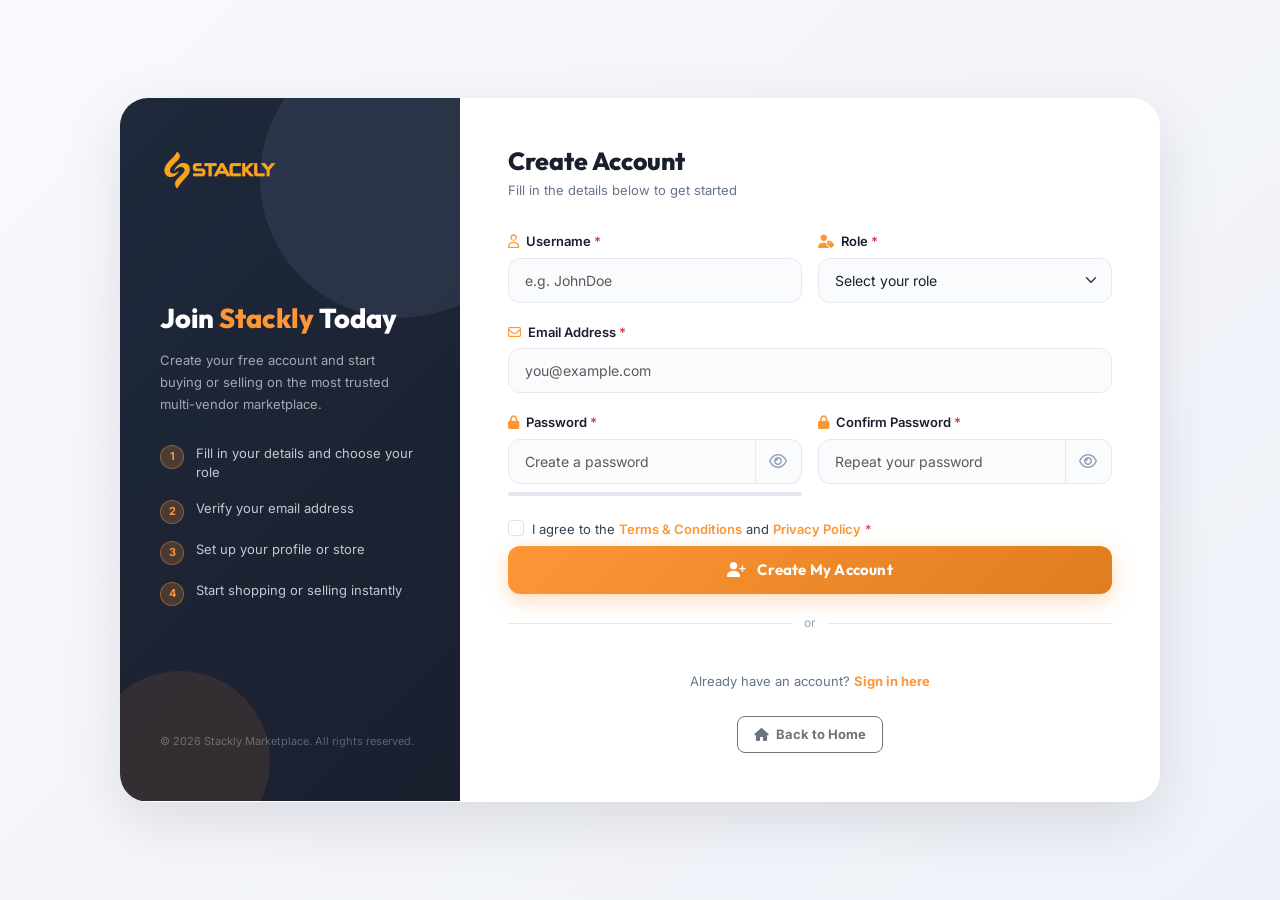
<file: pages/register.html>
<!doctype html>
<html lang="en">
  <head>
    <meta charset="UTF-8" />
    <meta name="viewport" content="width=device-width, initial-scale=1.0" />
    <title>Register — Stackly Marketplace</title>
    <!-- Favicon -->
    <link
      rel="icon"
      type="image/webp"
      href="../assets/images/logoStackly.webp"
    />
    <link
      rel="stylesheet"
      href="https://cdn.jsdelivr.net/npm/bootstrap@5.3.3/dist/css/bootstrap.min.css"
    />
    <link
      rel="stylesheet"
      href="https://cdnjs.cloudflare.com/ajax/libs/font-awesome/6.5.0/css/all.min.css"
    />
    <link
      href="https://fonts.googleapis.com/css2?family=Inter:wght@300;400;500;600;700&family=Outfit:wght@400;500;600;700;800&display=swap"
      rel="stylesheet"
    />
    <link rel="stylesheet" href="../assets/css/styles.css" />
    <style>
      body {
        padding-top: 0 !important;
        min-height: 100vh;
        background: linear-gradient(135deg, #f8f9fc 0%, #eef1f8 100%);
        display: flex;
        flex-direction: column;
      }

      .auth-wrapper {
        flex: 1;
        display: flex;
        align-items: center;
        justify-content: center;
        /* padding: 60px 16px; */
      }

      .auth-card {
        background: #fff;
        border-radius: 28px;
        box-shadow: 0 20px 60px rgba(0, 0, 0, 0.1);
        overflow: hidden;
        width: 100%;
        max-width: 1040px;
        display: flex;
        min-height: 640px;
      }

      /* Left Panel */
      .auth-panel-left {
        width: 340px;
        flex-shrink: 0;
        background: var(--gradient-dark);
        padding: 52px 40px;
        display: flex;
        flex-direction: column;
        justify-content: space-between;
        position: relative;
        overflow: hidden;
      }

      .auth-panel-left::before {
        content: "";
        position: absolute;
        width: 280px;
        height: 280px;
        background: rgba(140, 158, 197, 0.12);
        border-radius: 50%;
        top: -60px;
        right: -80px;
      }

      .auth-panel-left::after {
        content: "";
        position: absolute;
        width: 180px;
        height: 180px;
        background: rgba(253, 150, 54, 0.1);
        border-radius: 50%;
        bottom: -50px;
        left: -30px;
      }

      .auth-brand-logo {
        height: 34px;
        width: auto;
        object-fit: contain;
        position: relative;
        z-index: 2;
      }

      .auth-panel-tagline {
        position: relative;
        z-index: 2;
      }

      .auth-panel-tagline h2 {
        font-family: var(--font-heading);
        font-size: 1.7rem;
        font-weight: 800;
        color: #fff;
        line-height: 1.25;
        margin-bottom: 14px;
      }

      .auth-panel-tagline h2 span {
        color: var(--primary-color);
      }

      .auth-panel-tagline p {
        font-size: 13px;
        color: rgba(255, 255, 255, 0.6);
        line-height: 1.7;
        margin-bottom: 28px;
      }

      .auth-steps {
        list-style: none;
        padding: 0;
        margin: 0;
        counter-reset: step-counter;
      }

      .auth-steps li {
        display: flex;
        align-items: flex-start;
        gap: 12px;
        font-size: 13px;
        color: rgba(255, 255, 255, 0.75);
        margin-bottom: 16px;
        counter-increment: step-counter;
      }

      .auth-steps li .step-num {
        width: 24px;
        height: 24px;
        border-radius: 50%;
        background: rgba(253, 150, 54, 0.2);
        border: 1px solid rgba(253, 150, 54, 0.4);
        color: var(--primary-color);
        font-size: 11px;
        font-weight: 700;
        display: flex;
        align-items: center;
        justify-content: center;
        flex-shrink: 0;
        margin-top: 1px;
      }

      .auth-panel-footer {
        font-size: 11px;
        color: rgba(255, 255, 255, 0.3);
        position: relative;
        z-index: 2;
      }

      /* Right Panel */
      .auth-panel-right {
        flex: 1;
        padding: 48px 48px;
        overflow-y: auto;
        display: flex;
        flex-direction: column;
        justify-content: center;
      }

      .auth-form-header {
        margin-bottom: 28px;
      }

      .auth-form-header h3 {
        font-family: var(--font-heading);
        font-size: 1.55rem;
        font-weight: 800;
        color: var(--dark-color);
        margin-bottom: 5px;
      }

      .auth-form-header p {
        font-size: 13px;
        color: #64748b;
        margin: 0;
      }

      .form-label {
        font-size: 13px;
        font-weight: 600;
        color: var(--dark-color);
        margin-bottom: 6px;
      }

      .form-control,
      .form-select {
        border: 1.5px solid var(--border-color);
        border-radius: 12px;
        padding: 11px 16px;
        font-size: 14px;
        color: var(--dark-color);
        transition: var(--transition-smooth);
        background-color: #fafbfc;
      }

      .form-control:focus,
      .form-select:focus {
        border-color: var(--primary-color);
        box-shadow: 0 0 0 3px rgba(253, 150, 54, 0.12);
        background-color: #fff;
      }

      .input-group .form-control {
        border-radius: 12px 0 0 12px;
      }

      .input-group .btn-toggle-pw {
        border: 1.5px solid var(--border-color);
        border-left: none;
        border-radius: 0 12px 12px 0;
        background: #fafbfc;
        color: #94a3b8;
        padding: 0 14px;
        transition: var(--transition-smooth);
      }

      .input-group .btn-toggle-pw:hover {
        color: var(--primary-color);
        background: #fff;
      }

      .input-group:focus-within .btn-toggle-pw {
        border-color: var(--primary-color);
      }

      /* Password Strength */
      .pw-strength-bar {
        height: 4px;
        border-radius: 4px;
        background: var(--border-color);
        margin-top: 8px;
        overflow: hidden;
      }

      .pw-strength-fill {
        height: 100%;
        border-radius: 4px;
        width: 0%;
        transition:
          width 0.4s ease,
          background 0.4s ease;
      }

      .pw-strength-text {
        font-size: 11px;
        font-weight: 600;
        margin-top: 4px;
      }

      /* Submit Button */
      .btn-auth-submit {
        background: var(--gradient-primary);
        color: #fff;
        border: none;
        border-radius: 12px;
        padding: 13px;
        font-family: var(--font-heading);
        font-size: 15px;
        font-weight: 700;
        width: 100%;
        transition: var(--transition-smooth);
        box-shadow: 0 6px 20px rgba(253, 150, 54, 0.35);
        letter-spacing: 0.2px;
      }

      .btn-auth-submit:hover {
        transform: translateY(-2px);
        box-shadow: 0 10px 28px rgba(253, 150, 54, 0.5);
        color: #fff;
      }

      .auth-divider {
        display: flex;
        align-items: center;
        gap: 12px;
        margin: 20px 0;
        color: #94a3b8;
        font-size: 12px;
      }

      .auth-divider::before,
      .auth-divider::after {
        content: "";
        flex: 1;
        height: 1px;
        background: var(--border-color);
      }

      .auth-switch-link {
        text-align: center;
        font-size: 13px;
        color: #64748b;
        margin-top: 20px;
      }

      .auth-switch-link a {
        color: var(--primary-color);
        font-weight: 700;
        text-decoration: none;
      }

      .auth-switch-link a:hover {
        text-decoration: underline;
      }

      .form-check-input:checked {
        background-color: var(--primary-color);
        border-color: var(--primary-color);
      }

      @media (max-width: 768px) {
        .auth-panel-left {
          display: none;
        }
        .auth-panel-right {
          padding: 40px 28px;
        }
        .auth-card {
          border-radius: 20px;
        }
      }
    </style>
  </head>
  <body>
    <div class="auth-wrapper">
      <div class="auth-card">
        <!-- Left Branding Panel -->
        <div class="auth-panel-left animate-on-scroll animate-fade-in-left">
          <div>
            <a
              href="../index.html"
              class="logo-link d-flex align-items-center text-decoration-none"
            >
              <img
                src="../assets/images/logoStackly.webp"
                alt="Stackly Logo"
                class="logo-img"
                style="height: 40px"
              />
            </a>
          </div>

          <div class="auth-panel-tagline">
            <h2>Join <span>Stackly</span> Today</h2>
            <p>
              Create your free account and start buying or selling on the most
              trusted multi-vendor marketplace.
            </p>
            <ol class="auth-steps">
              <li>
                <span class="step-num">1</span>
                <span>Fill in your details and choose your role</span>
              </li>
              <li>
                <span class="step-num">2</span>
                <span>Verify your email address</span>
              </li>
              <li>
                <span class="step-num">3</span>
                <span>Set up your profile or store</span>
              </li>
              <li>
                <span class="step-num">4</span>
                <span>Start shopping or selling instantly</span>
              </li>
            </ol>
          </div>

          <div class="auth-panel-footer">
            &copy; 2026 Stackly Marketplace. All rights reserved.
          </div>
        </div>

        <!-- Right Form Panel -->
        <div class="auth-panel-right animate-on-scroll animate-fade-in-right">
          <div class="auth-form-header">
            <h3>Create Account</h3>
            <p>Fill in the details below to get started</p>
          </div>

          <form id="registerForm" novalidate>
            <div class="row g-3">
              <!-- Username -->
              <div class="col-12 col-sm-6">
                <label class="form-label" for="regUsername">
                  <i class="fa-regular fa-user me-1 text-primary"></i> Username
                  <span class="text-danger">*</span>
                </label>
                <input
                  type="text"
                  class="form-control"
                  id="regUsername"
                  name="username"
                  placeholder="e.g. JohnDoe"
                  required
                  maxlength="16"
                  autocomplete="username"
                />
                <div class="invalid-feedback">
                  Username is required (letters only).
                </div>
              </div>

              <!-- Role -->
              <div class="col-12 col-sm-6">
                <label class="form-label" for="regRole">
                  <i class="fa-solid fa-user-tag me-1 text-primary"></i> Role
                  <span class="text-danger">*</span>
                </label>
                <select class="form-select" id="regRole" name="role" required>
                  <option value="" disabled selected>Select your role</option>
                  <option value="buyer">Buyer</option>
                  <option value="vendor">Vendor / Seller</option>
                  <option value="admin">Administrator</option>
                </select>
                <div class="invalid-feedback">Please select a role.</div>
              </div>

              <!-- Email -->
              <div class="col-12">
                <label class="form-label" for="regEmail">
                  <i class="fa-regular fa-envelope me-1 text-primary"></i> Email
                  Address <span class="text-danger">*</span>
                </label>
                <input
                  type="email"
                  class="form-control"
                  id="regEmail"
                  name="email"
                  placeholder="you@example.com"
                  autocomplete="email"
                  required
                />
                <div class="invalid-feedback">
                  Please enter a valid email address.
                </div>
              </div>

              <!-- Password -->
              <div class="col-12 col-sm-6">
                <label class="form-label" for="regPassword">
                  <i class="fa-solid fa-lock me-1 text-primary"></i> Password
                  <span class="text-danger">*</span>
                </label>
                <div class="input-group">
                  <input
                    type="password"
                    class="form-control"
                    id="regPassword"
                    name="password"
                    placeholder="Create a password"
                    autocomplete="new-password"
                    required
                  />
                  <button
                    type="button"
                    class="btn-toggle-pw"
                    id="toggleRegPw"
                    tabindex="-1"
                  >
                    <i class="fa-regular fa-eye" id="toggleRegPwIcon"></i>
                  </button>
                </div>
                <div class="pw-strength-bar">
                  <div class="pw-strength-fill" id="regPwFill"></div>
                </div>
                <div class="pw-strength-text" id="regPwText"></div>
                <div
                  class="invalid-feedback"
                  id="regPwError"
                  style="display: none"
                ></div>
              </div>

              <!-- Confirm Password -->
              <div class="col-12 col-sm-6">
                <label class="form-label" for="regConfirmPassword">
                  <i class="fa-solid fa-lock me-1 text-primary"></i> Confirm
                  Password <span class="text-danger">*</span>
                </label>
                <div class="input-group">
                  <input
                    type="password"
                    class="form-control"
                    id="regConfirmPassword"
                    name="confirmPassword"
                    placeholder="Repeat your password"
                    autocomplete="new-password"
                    required
                  />
                  <button
                    type="button"
                    class="btn-toggle-pw"
                    id="toggleRegCpw"
                    tabindex="-1"
                  >
                    <i class="fa-regular fa-eye" id="toggleRegCpwIcon"></i>
                  </button>
                </div>
                <div
                  class="invalid-feedback"
                  id="regCpwError"
                  style="display: none"
                ></div>
              </div>

              <!-- Terms & Conditions -->
              <div class="col-12">
                <div class="form-check">
                  <input
                    class="form-check-input"
                    type="checkbox"
                    id="regTerms"
                    name="terms"
                    required
                  />
                  <label class="form-check-label font-xs" for="regTerms">
                    I agree to the
                    <a
                      href="#"
                      class="text-primary fw-semibold text-decoration-none"
                      >Terms &amp; Conditions</a
                    >
                    and
                    <a
                      href="#"
                      class="text-primary fw-semibold text-decoration-none"
                      >Privacy Policy</a
                    >
                    <span class="text-danger">*</span>
                  </label>
                  <div class="invalid-feedback">
                    You must accept the terms &amp; conditions.
                  </div>
                </div>
              </div>

              <!-- Submit -->
              <div class="col-12 mt-1">
                <button type="submit" class="btn-auth-submit">
                  <i class="fa-solid fa-user-plus me-2"></i> Create My Account
                </button>
              </div>
            </div>
          </form>

          <div class="auth-divider">or</div>

          <div class="auth-switch-link">
            Already have an account? <a href="login.html">Sign in here</a>
          </div>
          <div class="text-center mt-4">
            <a
              href="../index.html"
              class="btn btn-outline-secondary btn-sm rounded-3 px-3 py-2 font-xs-bold text-decoration-none"
            >
              <i class="fa-solid fa-house me-1"></i> Back to Home
            </a>
          </div>
        </div>
      </div>
    </div>

    <script src="https://cdn.jsdelivr.net/npm/bootstrap@5.3.3/dist/js/bootstrap.bundle.min.js"></script>

    <!-- Custom Script -->
    <script src="../assets/js/script.js"></script>

    <script>
      // Block numbers & special chars in username field (letters and spaces only)
      document
        .getElementById("regUsername")
        .addEventListener("keydown", function (e) {
          const allowed = /^[a-zA-Z ]$/;
          const controlKeys = [
            "Backspace",
            "Delete",
            "ArrowLeft",
            "ArrowRight",
            "Tab",
            "Home",
            "End",
          ];
          if (!allowed.test(e.key) && !controlKeys.includes(e.key)) {
            e.preventDefault();
          }
        });

      // Also block paste of invalid chars
      document
        .getElementById("regUsername")
        .addEventListener("paste", function (e) {
          e.preventDefault();
          const text = (e.clipboardData || window.clipboardData).getData(
            "text",
          );
          const cleaned = text.replace(/[^a-zA-Z ]/g, "");
          document.execCommand("insertText", false, cleaned);
        });

      // Toggle password visibility
      function setupToggle(btnId, inputId, iconId) {
        document.getElementById(btnId).addEventListener("click", function () {
          const pw = document.getElementById(inputId);
          const icon = document.getElementById(iconId);
          const isHidden = pw.type === "password";
          pw.type = isHidden ? "text" : "password";
          icon.className = isHidden
            ? "fa-regular fa-eye-slash"
            : "fa-regular fa-eye";
        });
      }
      setupToggle("toggleRegPw", "regPassword", "toggleRegPwIcon");
      setupToggle("toggleRegCpw", "regConfirmPassword", "toggleRegCpwIcon");

      // Password strength checker
      function checkPasswordStrength(pw) {
        let score = 0;
        if (pw.length >= 8) score++;
        if (/[A-Z]/.test(pw)) score++;
        if (/[0-9]/.test(pw)) score++;
        if (/[^A-Za-z0-9]/.test(pw)) score++;
        return score;
      }

      document
        .getElementById("regPassword")
        .addEventListener("input", function () {
          const val = this.value;
          const fill = document.getElementById("regPwFill");
          const text = document.getElementById("regPwText");
          if (!val) {
            fill.style.width = "0%";
            text.textContent = "";
            document.getElementById("regPwError").style.display = "none";
            this.classList.remove("is-invalid");
            return;
          }
          const score = checkPasswordStrength(val);
          const levels = [
            { w: "25%", bg: "#ef4444", label: "Weak", color: "#ef4444" },
            { w: "50%", bg: "#f97316", label: "Fair", color: "#f97316" },
            { w: "75%", bg: "#eab308", label: "Good", color: "#eab308" },
            { w: "100%", bg: "#22c55e", label: "Strong", color: "#22c55e" },
          ];
          const lvl = levels[score - 1] || levels[0];
          fill.style.width = lvl.w;
          fill.style.background = lvl.bg;
          text.textContent = "Password strength: " + lvl.label;
          text.style.color = lvl.color;

          // Clear error dynamically if the password is now strong enough
          if (score >= 2) {
            document.getElementById("regPwError").style.display = "none";
            this.classList.remove("is-invalid");
          }

          // Check confirm password match dynamically as well
          const cpw = document.getElementById("regConfirmPassword").value;
          if (cpw && val === cpw) {
            document.getElementById("regCpwError").style.display = "none";
            document
              .getElementById("regConfirmPassword")
              .classList.remove("is-invalid");
          }
        });

      document
        .getElementById("regConfirmPassword")
        .addEventListener("input", function () {
          const val = this.value;
          const pwVal = document.getElementById("regPassword").value;
          if (pwVal === val || !val) {
            document.getElementById("regCpwError").style.display = "none";
            this.classList.remove("is-invalid");
          }
        });

      // Form validation & submit
      document
        .getElementById("registerForm")
        .addEventListener("submit", function (e) {
          e.preventDefault();
          const form = this;
          form.classList.add("was-validated");

          const pw = document.getElementById("regPassword").value;
          const cpw = document.getElementById("regConfirmPassword").value;
          const pwError = document.getElementById("regPwError");
          const cpwError = document.getElementById("regCpwError");
          let valid = true;

          // Weak password check
          if (checkPasswordStrength(pw) < 2) {
            pwError.textContent =
              "Password is too weak. Use at least 8 characters with uppercase and numbers.";
            pwError.style.display = "block";
            document.getElementById("regPassword").classList.add("is-invalid");
            valid = false;
          } else {
            pwError.style.display = "none";
            document
              .getElementById("regPassword")
              .classList.remove("is-invalid");
          }

          // Password match check
          if (pw !== cpw) {
            cpwError.textContent = "Passwords do not match.";
            cpwError.style.display = "block";
            document
              .getElementById("regConfirmPassword")
              .classList.add("is-invalid");
            valid = false;
          } else if (cpw) {
            cpwError.style.display = "none";
            document
              .getElementById("regConfirmPassword")
              .classList.remove("is-invalid");
          }

          if (!form.checkValidity() || !valid) return;

          // Redirect to login on success
          window.location.href = "login.html";
        });
    </script>
  </body>
</html>
</file>
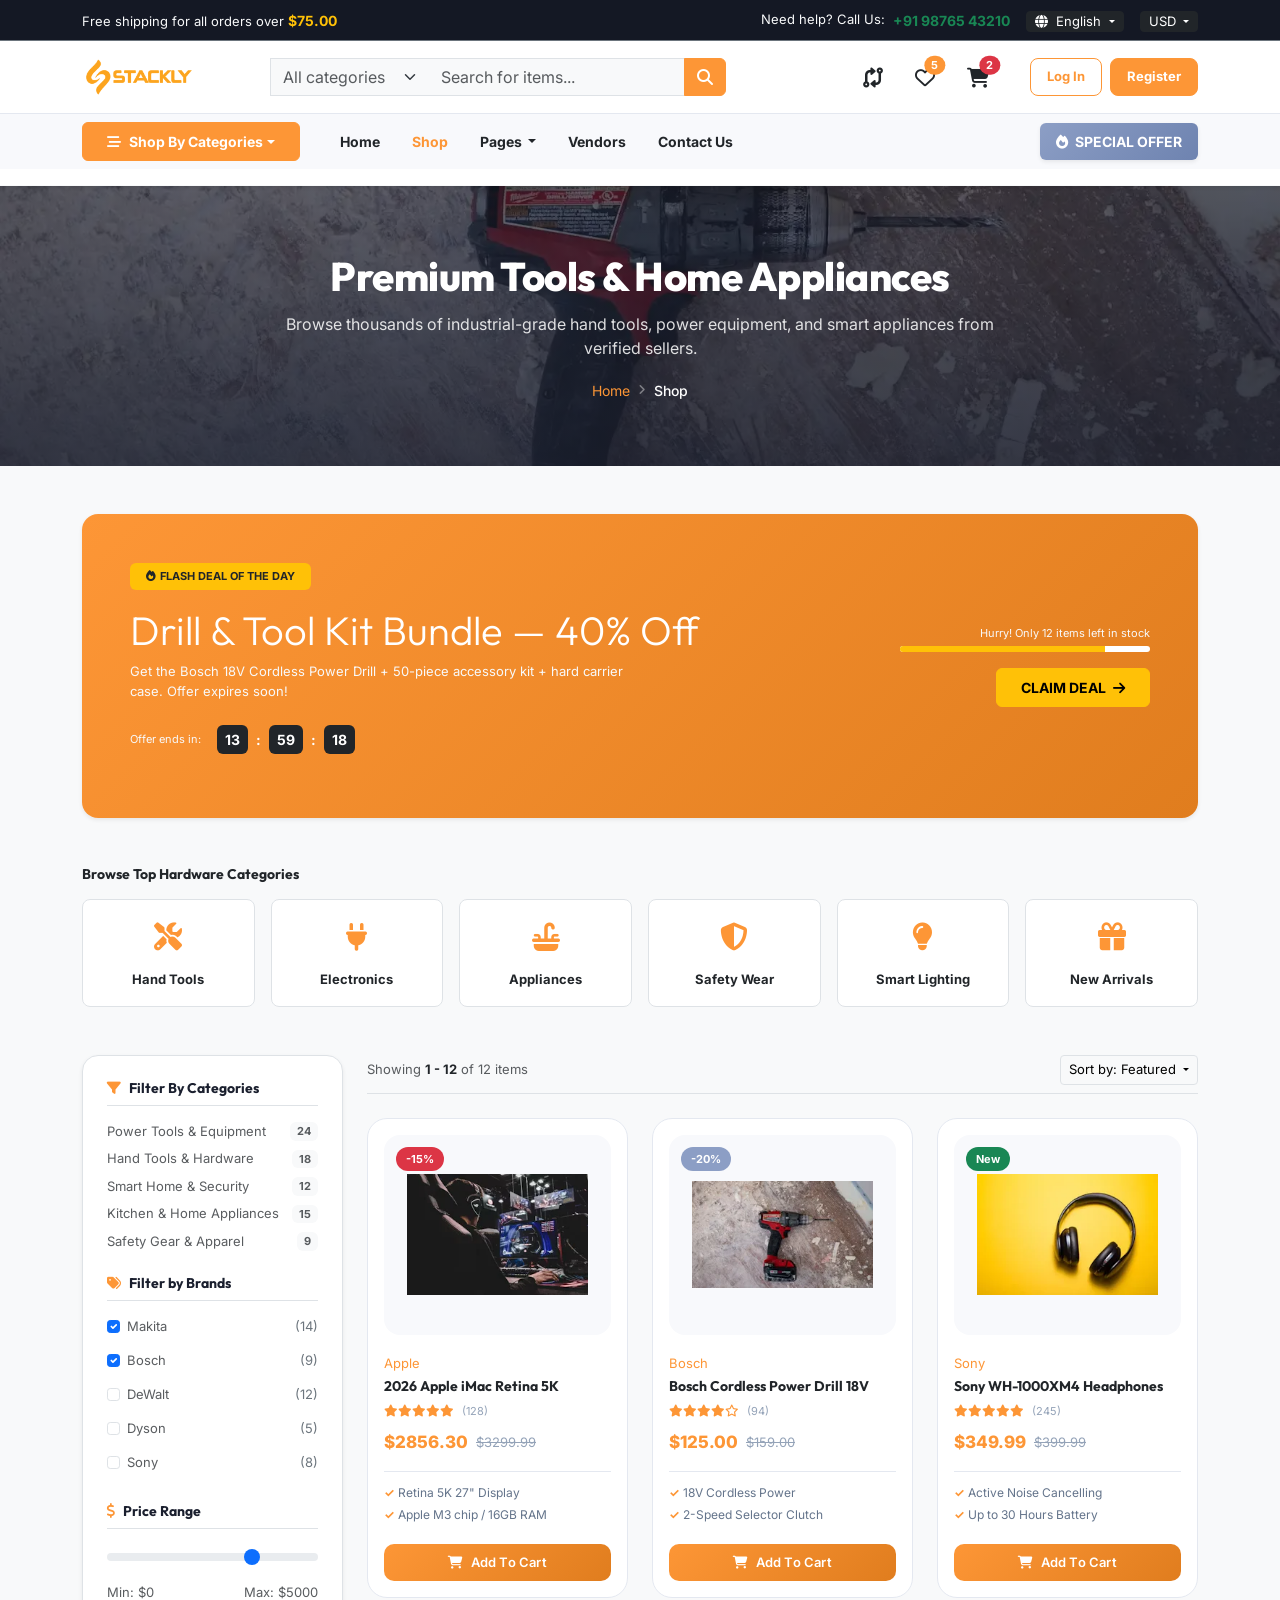
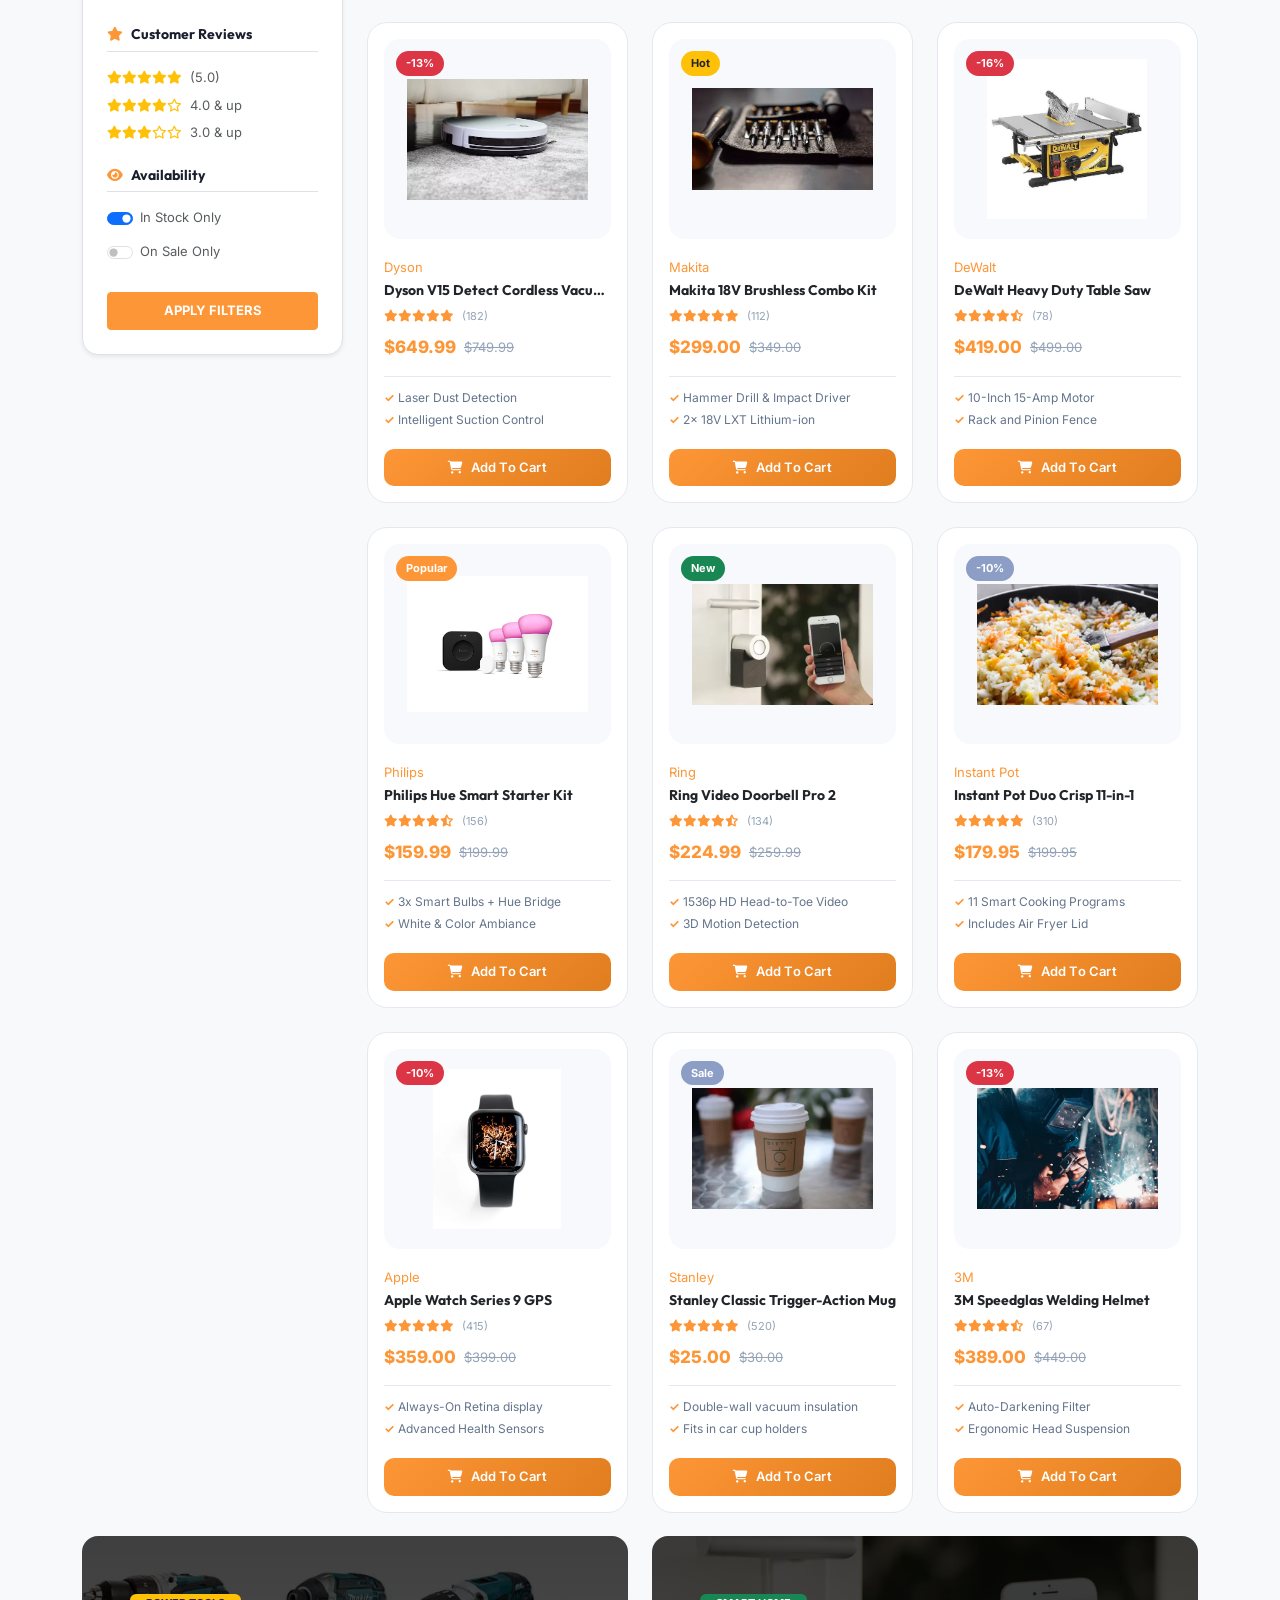
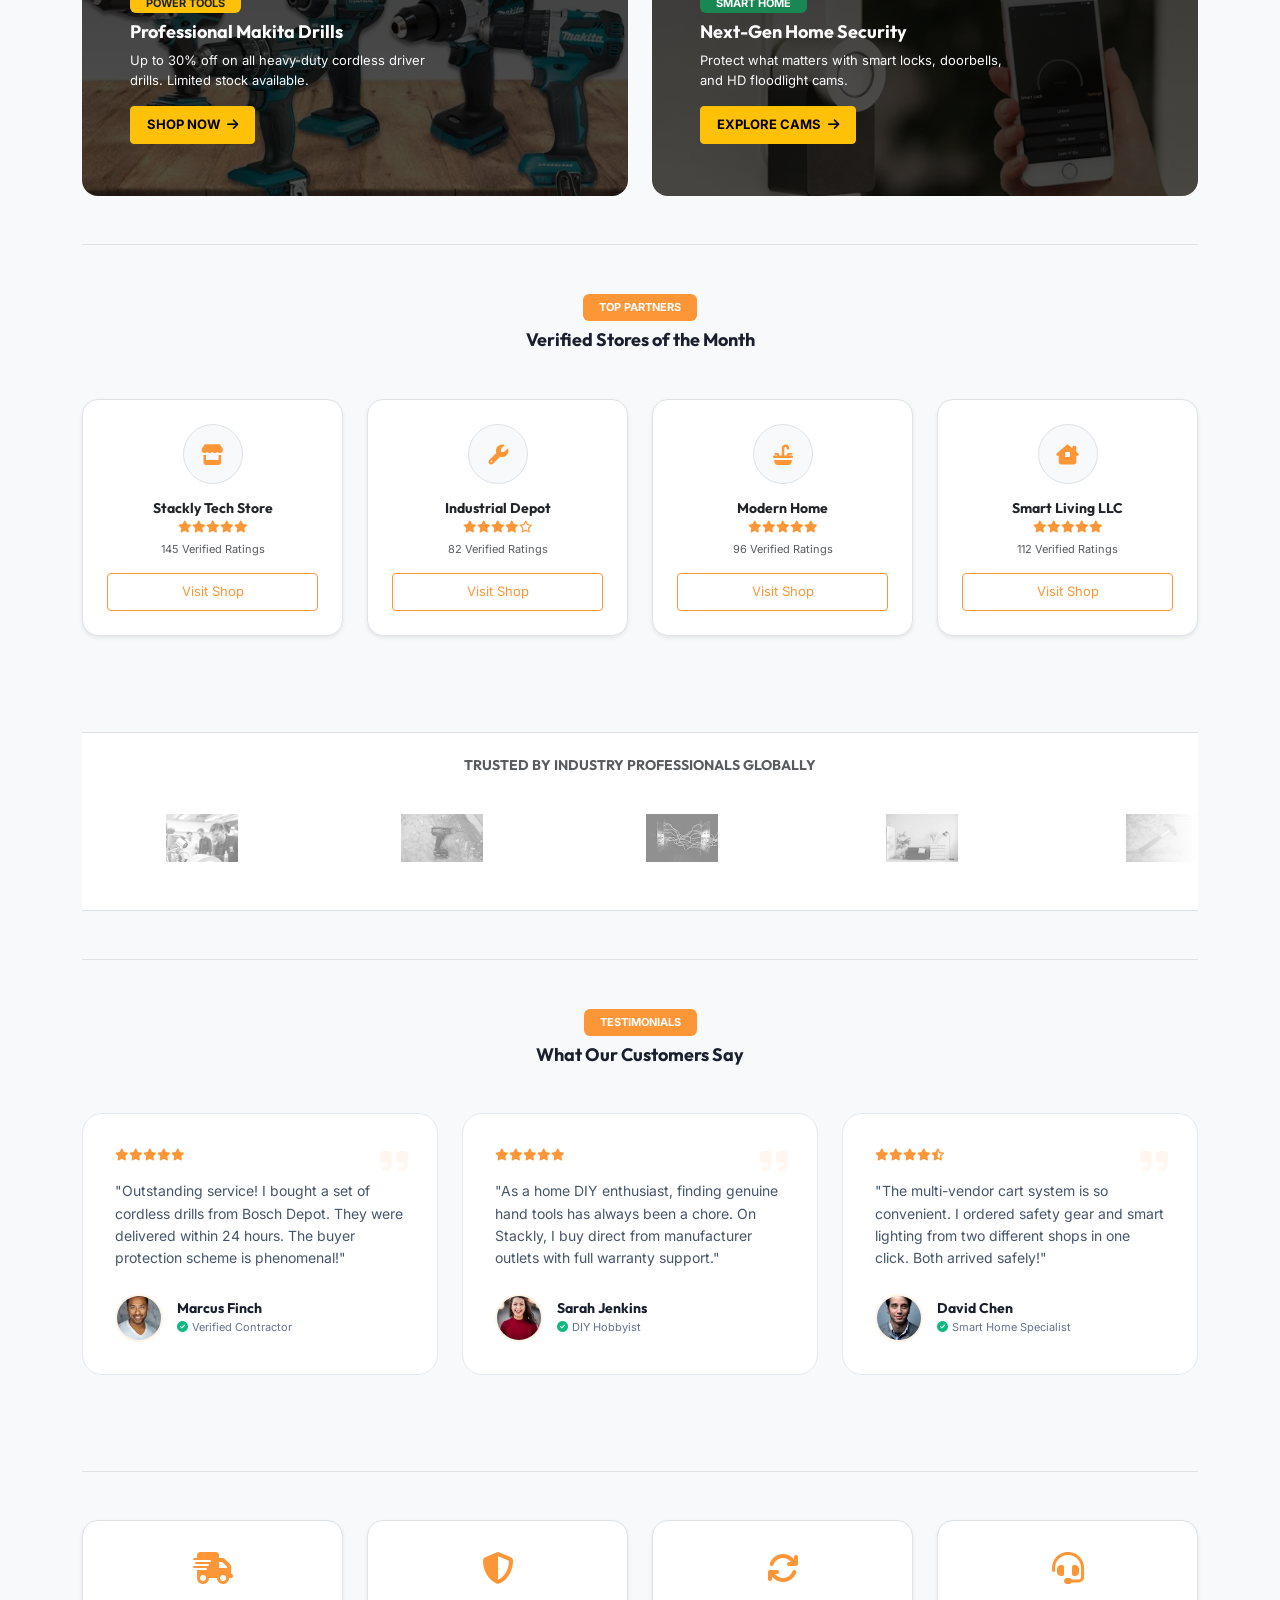
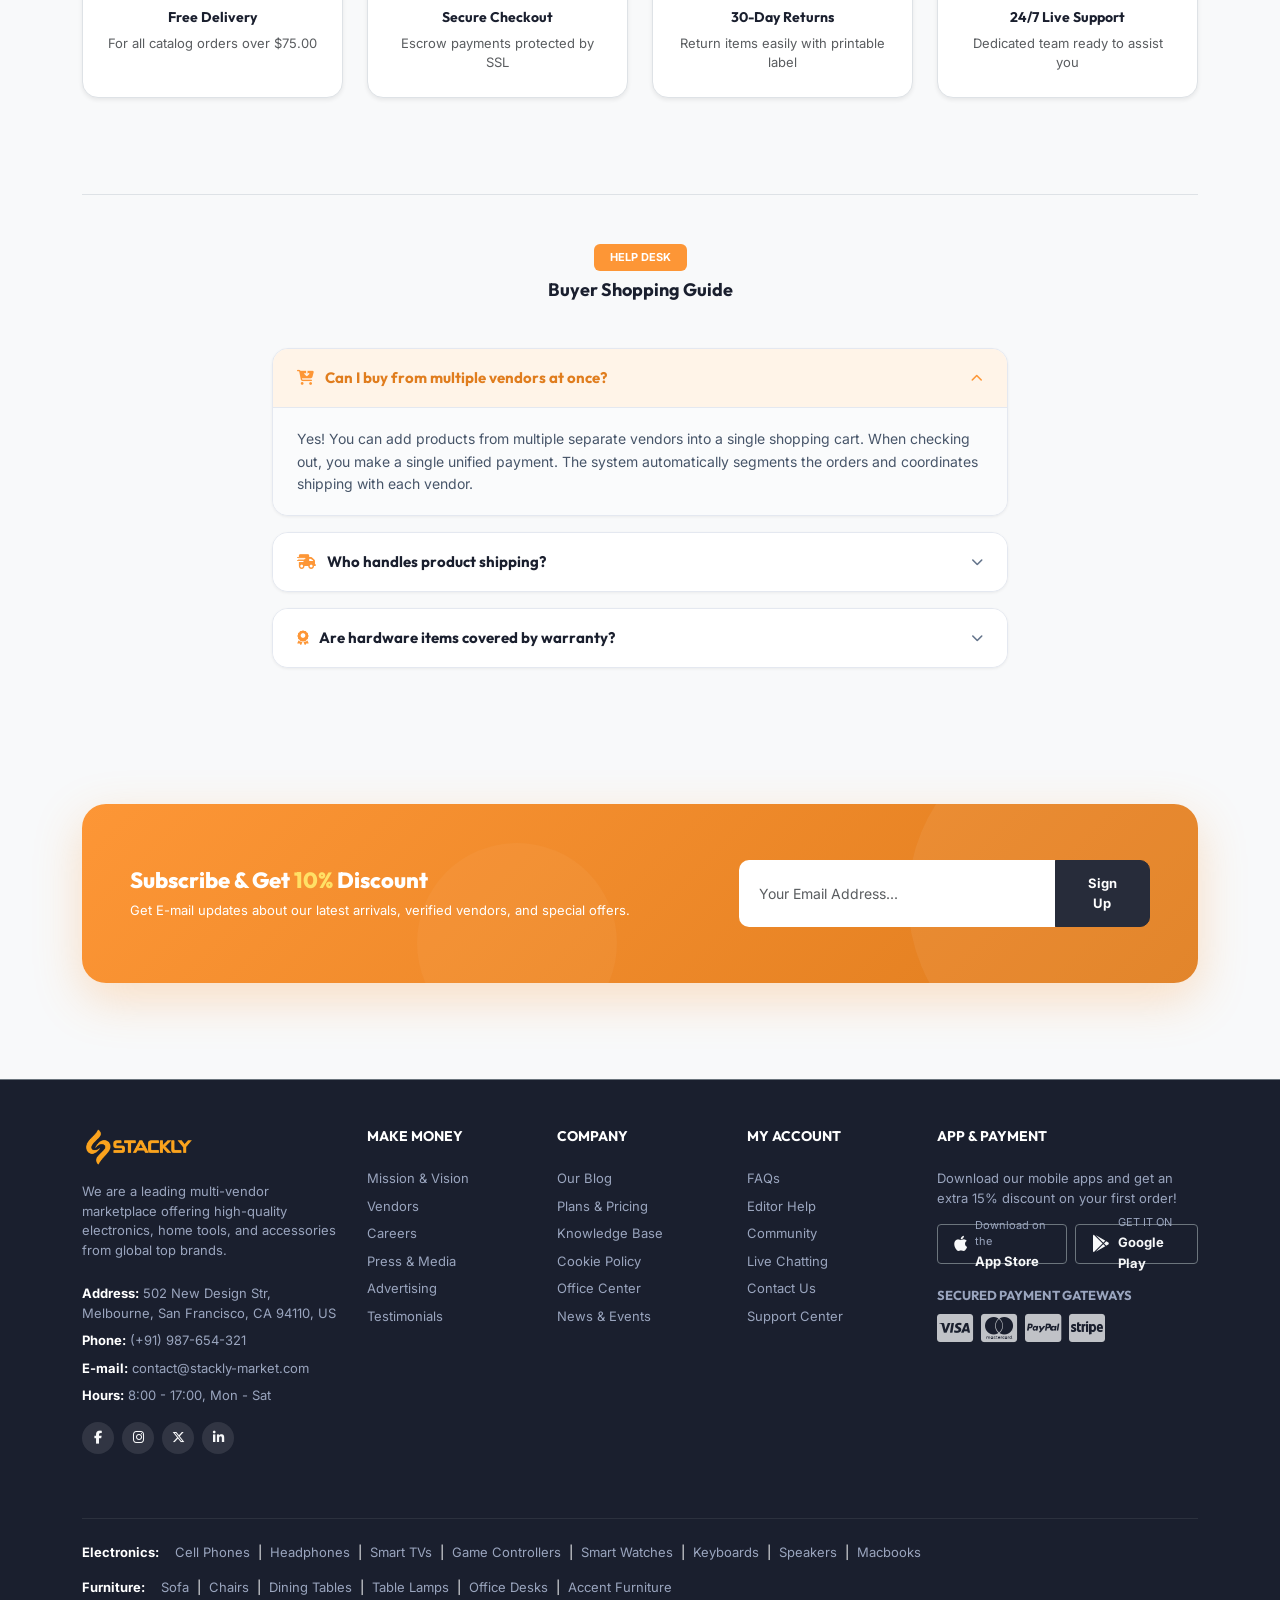
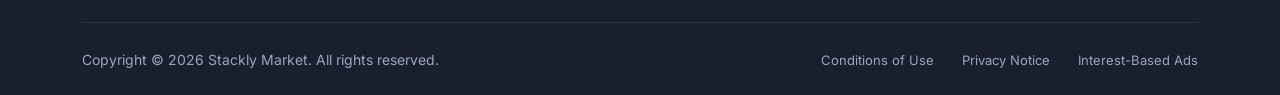
<file: pages/shop.html>
<!doctype html>
<html lang="en">
  <head>
    <meta charset="UTF-8" />
    <meta name="viewport" content="width=device-width, initial-scale=1.0" />
    <title>Shop Grid - Stackly Marketplace</title>
    <!-- Favicon -->
    <link
      rel="icon"
      type="image/webp"
      href="../assets/images/logoStackly.webp"
    />

    <!-- Bootstrap 5 CSS CDN -->
    <link
      href="https://cdn.jsdelivr.net/npm/bootstrap@5.3.2/dist/css/bootstrap.min.css"
      rel="stylesheet"
    />

    <!-- FontAwesome 6 CDN -->
    <link
      href="https://cdnjs.cloudflare.com/ajax/libs/font-awesome/6.4.2/css/all.min.css"
      rel="stylesheet"
    />

    <!-- Custom CSS -->
    <link href="../assets/css/styles.css" rel="stylesheet" />
  </head>
  <body>
    <!-- Dynamic Header Placeholder -->
    <div id="header-placeholder"></div>

    <!-- Hero Page Banner -->
    <section
      class="page-hero-banner animate-on-scroll animate-fade-in-down"
      style="
        background-image: url(&quot;../assets/images/home/home-hero-banner-image-2.webp&quot;);
      "
    >
      <div class="banner-content">
        <h1>Premium Tools & Home Appliances</h1>
        <p>
          Browse thousands of industrial-grade hand tools, power equipment, and
          smart appliances from verified sellers.
        </p>
        <ul class="banner-breadcrumbs">
          <li><a href="../index.html">Home</a></li>
          <li>Shop</li>
        </ul>
      </div>
    </section>

    <!-- Main Content -->
    <main class="main py-5 bg-light">
      <div class="container">
        <!-- Flash Deals (Top Banner) -->
        <div class="row g-4 mb-5 animate-on-scroll animate-zoom-in">
          <div class="col-12">
            <div
              class="p-4 p-md-5 rounded-4 bg-gradient-primary text-white shadow-sm position-relative overflow-hidden"
            >
              <div class="row align-items-center g-4">
                <div class="col-lg-8 text-start">
                  <span
                    class="badge bg-warning text-dark px-3 py-2 font-xxs mb-3 text-uppercase"
                    ><i class="fa-solid fa-fire me-1"></i>Flash Deal of the
                    Day</span
                  >
                  <h2 class="display-6 font-bold text-white mb-2">
                    Drill & Tool Kit Bundle — 40% Off
                  </h2>
                  <p
                    class="font-xs text-light opacity-90 mb-4"
                    style="max-width: 500px"
                  >
                    Get the Bosch 18V Cordless Power Drill + 50-piece accessory
                    kit + hard carrier case. Offer expires soon!
                  </p>
                  <!-- Countdown Timer -->
                  <div class="d-flex align-items-center gap-2 mb-3">
                    <span class="font-xxs text-light uppercase me-2"
                      >Offer ends in:</span
                    >
                    <div
                      class="bg-dark text-white rounded px-2 py-1 font-sm-bold"
                      id="countdown-hours"
                    >
                      13
                    </div>
                    <div class="text-white font-sm-bold">:</div>
                    <div
                      class="bg-dark text-white rounded px-2 py-1 font-sm-bold"
                      id="countdown-minutes"
                    >
                      45
                    </div>
                    <div class="text-white font-sm-bold">:</div>
                    <div
                      class="bg-dark text-white rounded px-2 py-1 font-sm-bold"
                      id="countdown-seconds"
                    >
                      08
                    </div>
                  </div>
                </div>
                <div class="col-lg-4 text-lg-end">
                  <div class="mb-3">
                    <span class="font-xxs text-light d-block mb-1"
                      >Hurry! Only 12 items left in stock</span
                    >
                    <div
                      class="progress bg-white bg-opacity-20 ms-lg-auto"
                      style="height: 6px; max-width: 250px"
                    >
                      <div
                        class="progress-bar bg-warning"
                        role="progressbar"
                        style="width: 82%"
                        aria-valuenow="82"
                        aria-valuemin="0"
                        aria-valuemax="100"
                      ></div>
                    </div>
                  </div>
                  <a
                    href="#"
                    class="btn btn-warning px-4 py-2 font-sm-bold text-uppercase"
                    >Claim Deal <i class="fa-solid fa-arrow-right ms-1"></i
                  ></a>
                </div>
              </div>
            </div>
          </div>
        </div>

        <!-- Categories Quick-Filters -->
        <div class="mb-5 animate-on-scroll animate-zoom-in">
          <h5 class="font-sm-bold text-dark mb-3 text-start">
            Browse Top Hardware Categories
          </h5>
          <div class="row g-3 row-cols-2 row-cols-sm-4 row-cols-lg-6">
            <div class="col">
              <a
                href="#"
                class="p-3 border rounded-3 bg-white text-center text-decoration-none d-block hover-up"
              >
                <div class="text-primary fs-3 mb-2">
                  <i class="fa-solid fa-screwdriver-wrench"></i>
                </div>
                <span class="font-xs-bold text-dark">Hand Tools</span>
              </a>
            </div>
            <div class="col">
              <a
                href="#"
                class="p-3 border rounded-3 bg-white text-center text-decoration-none d-block hover-up"
              >
                <div class="text-primary fs-3 mb-2">
                  <i class="fa-solid fa-plug"></i>
                </div>
                <span class="font-xs-bold text-dark">Electronics</span>
              </a>
            </div>
            <div class="col">
              <a
                href="#"
                class="p-3 border rounded-3 bg-white text-center text-decoration-none d-block hover-up"
              >
                <div class="text-primary fs-3 mb-2">
                  <i class="fa-solid fa-sink"></i>
                </div>
                <span class="font-xs-bold text-dark">Appliances</span>
              </a>
            </div>
            <div class="col">
              <a
                href="#"
                class="p-3 border rounded-3 bg-white text-center text-decoration-none d-block hover-up"
              >
                <div class="text-primary fs-3 mb-2">
                  <i class="fa-solid fa-shield-halved"></i>
                </div>
                <span class="font-xs-bold text-dark">Safety Wear</span>
              </a>
            </div>
            <div class="col">
              <a
                href="#"
                class="p-3 border rounded-3 bg-white text-center text-decoration-none d-block hover-up"
              >
                <div class="text-primary fs-3 mb-2">
                  <i class="fa-solid fa-lightbulb"></i>
                </div>
                <span class="font-xs-bold text-dark">Smart Lighting</span>
              </a>
            </div>
            <div class="col">
              <a
                href="#"
                class="p-3 border rounded-3 bg-white text-center text-decoration-none d-block hover-up"
              >
                <div class="text-primary fs-3 mb-2">
                  <i class="fa-solid fa-gift"></i>
                </div>
                <span class="font-xs-bold text-dark">New Arrivals</span>
              </a>
            </div>
          </div>
        </div>

        <div class="row g-4 animate-on-scroll animate-fade-in-up">
          <!-- Sidebar Filters (3 Cols) -->
          <div class="col-lg-3">
            <div class="border rounded-4 p-4 bg-white shadow-sm mb-4">
              <h5 class="font-sm-bold border-bottom pb-2 mb-3">
                <i class="fa-solid fa-filter me-2 text-primary"></i>Filter By
                Categories
              </h5>
              <ul class="list-unstyled font-xs d-flex flex-column gap-2 mb-4">
                <li>
                  <a
                    href="#"
                    class="text-muted text-decoration-none hover-primary d-flex justify-content-between align-items-center"
                  >
                    <span>Power Tools &amp; Equipment</span>
                    <span class="badge bg-light text-muted font-xxs">24</span>
                  </a>
                </li>
                <li>
                  <a
                    href="#"
                    class="text-muted text-decoration-none hover-primary d-flex justify-content-between align-items-center"
                  >
                    <span>Hand Tools &amp; Hardware</span>
                    <span class="badge bg-light text-muted font-xxs">18</span>
                  </a>
                </li>
                <li>
                  <a
                    href="#"
                    class="text-muted text-decoration-none hover-primary d-flex justify-content-between align-items-center"
                  >
                    <span>Smart Home &amp; Security</span>
                    <span class="badge bg-light text-muted font-xxs">12</span>
                  </a>
                </li>
                <li>
                  <a
                    href="#"
                    class="text-muted text-decoration-none hover-primary d-flex justify-content-between align-items-center"
                  >
                    <span>Kitchen &amp; Home Appliances</span>
                    <span class="badge bg-light text-muted font-xxs">15</span>
                  </a>
                </li>
                <li>
                  <a
                    href="#"
                    class="text-muted text-decoration-none hover-primary d-flex justify-content-between align-items-center"
                  >
                    <span>Safety Gear &amp; Apparel</span>
                    <span class="badge bg-light text-muted font-xxs">9</span>
                  </a>
                </li>
              </ul>

              <h5 class="font-sm-bold border-bottom pb-2 mb-3">
                <i class="fa-solid fa-tags me-2 text-primary"></i>Filter by
                Brands
              </h5>
              <div class="d-flex flex-column gap-2 font-xs mb-4">
                <div class="form-check">
                  <input
                    class="form-check-input"
                    type="checkbox"
                    id="brandMakita"
                    name="brand"
                    value="Makita"
                    checked
                  />
                  <label
                    class="form-check-label text-muted d-flex justify-content-between w-100"
                    for="brandMakita"
                  >
                    <span>Makita</span> <span class="text-secondary">(14)</span>
                  </label>
                </div>
                <div class="form-check">
                  <input
                    class="form-check-input"
                    type="checkbox"
                    id="brandBosch"
                    name="brand"
                    value="Bosch"
                    checked
                  />
                  <label
                    class="form-check-label text-muted d-flex justify-content-between w-100"
                    for="brandBosch"
                  >
                    <span>Bosch</span> <span class="text-secondary">(9)</span>
                  </label>
                </div>
                <div class="form-check">
                  <input
                    class="form-check-input"
                    type="checkbox"
                    id="brandDeWalt"
                    name="brand"
                    value="DeWalt"
                  />
                  <label
                    class="form-check-label text-muted d-flex justify-content-between w-100"
                    for="brandDeWalt"
                  >
                    <span>DeWalt</span> <span class="text-secondary">(12)</span>
                  </label>
                </div>
                <div class="form-check">
                  <input
                    class="form-check-input"
                    type="checkbox"
                    id="brandDyson"
                    name="brand"
                    value="Dyson"
                  />
                  <label
                    class="form-check-label text-muted d-flex justify-content-between w-100"
                    for="brandDyson"
                  >
                    <span>Dyson</span> <span class="text-secondary">(5)</span>
                  </label>
                </div>
                <div class="form-check">
                  <input
                    class="form-check-input"
                    type="checkbox"
                    id="brandSony"
                    name="brand"
                    value="Sony"
                  />
                  <label
                    class="form-check-label text-muted d-flex justify-content-between w-100"
                    for="brandSony"
                  >
                    <span>Sony</span> <span class="text-secondary">(8)</span>
                  </label>
                </div>
              </div>

              <h5 class="font-sm-bold border-bottom pb-2 mb-3">
                <i class="fa-solid fa-dollar-sign me-2 text-primary"></i>Price
                Range
              </h5>
              <div class="mb-4">
                <label class="visually-hidden" for="priceRange"
                  >Price Range</label
                >
                <input
                  type="range"
                  class="form-range"
                  min="0"
                  max="5000"
                  value="3500"
                  id="priceRange"
                  name="priceRange"
                  autocomplete="off"
                />
                <div
                  class="d-flex justify-content-between font-xs text-muted mt-2"
                >
                  <span>Min: $0</span>
                  <span>Max: $5000</span>
                </div>
              </div>

              <h5 class="font-sm-bold border-bottom pb-2 mb-3">
                <i class="fa-solid fa-star me-2 text-primary"></i>Customer
                Reviews
              </h5>
              <div class="d-flex flex-column gap-2 font-xs mb-4">
                <a
                  href="#"
                  class="text-decoration-none text-muted hover-primary"
                >
                  <span class="text-warning"
                    ><i class="fa-solid fa-star"></i
                    ><i class="fa-solid fa-star"></i
                    ><i class="fa-solid fa-star"></i
                    ><i class="fa-solid fa-star"></i
                    ><i class="fa-solid fa-star"></i
                  ></span>
                  <span class="ms-1">(5.0)</span>
                </a>
                <a
                  href="#"
                  class="text-decoration-none text-muted hover-primary"
                >
                  <span class="text-warning"
                    ><i class="fa-solid fa-star"></i
                    ><i class="fa-solid fa-star"></i
                    ><i class="fa-solid fa-star"></i
                    ><i class="fa-solid fa-star"></i
                    ><i class="fa-regular fa-star"></i
                  ></span>
                  <span class="ms-1">4.0 & up</span>
                </a>
                <a
                  href="#"
                  class="text-decoration-none text-muted hover-primary"
                >
                  <span class="text-warning"
                    ><i class="fa-solid fa-star"></i
                    ><i class="fa-solid fa-star"></i
                    ><i class="fa-solid fa-star"></i
                    ><i class="fa-regular fa-star"></i
                    ><i class="fa-regular fa-star"></i
                  ></span>
                  <span class="ms-1">3.0 & up</span>
                </a>
              </div>

              <h5 class="font-sm-bold border-bottom pb-2 mb-3">
                <i class="fa-solid fa-eye me-2 text-primary"></i>Availability
              </h5>
              <div class="d-flex flex-column gap-2 font-xs mb-4">
                <div class="form-check form-switch">
                  <input
                    class="form-check-input"
                    type="checkbox"
                    id="stockToggle"
                    name="inStock"
                    checked
                  />
                  <label class="form-check-label text-muted" for="stockToggle"
                    >In Stock Only</label
                  >
                </div>
                <div class="form-check form-switch">
                  <input
                    class="form-check-input"
                    type="checkbox"
                    id="saleToggle"
                    name="onSale"
                  />
                  <label class="form-check-label text-muted" for="saleToggle"
                    >On Sale Only</label
                  >
                </div>
              </div>

              <a href="#">
                <button
                  class="btn btn-primary btn-sm w-100 font-xs-bold py-2 text-uppercase"
                >
                  Apply Filters
                </button>
              </a>
            </div>
          </div>

          <!-- Products Catalog (9 Cols) -->
          <div class="col-lg-9">
            <div
              class="d-flex justify-content-between align-items-center mb-4 pb-2 border-bottom g-3"
            >
              <span class="font-xs text-muted"
                >Showing <strong class="text-dark">1 - 12</strong> of 12
                items</span
              >
              <div class="dropdown">
                <button
                  class="btn btn-light btn-sm border dropdown-toggle font-xs"
                  type="button"
                  data-bs-toggle="dropdown"
                  aria-expanded="false"
                >
                  Sort by: Featured
                </button>
                <ul class="dropdown-menu border-light">
                  <li>
                    <a class="dropdown-item font-xs" href="#">Featured</a>
                  </li>
                  <li>
                    <a class="dropdown-item font-xs" href="#"
                      >Price: Low to High</a
                    >
                  </li>
                  <li>
                    <a class="dropdown-item font-xs" href="#"
                      >Price: High to Low</a
                    >
                  </li>
                  <li>
                    <a class="dropdown-item font-xs" href="#"
                      >Customer Rating</a
                    >
                  </li>
                </ul>
              </div>
            </div>

            <div class="row g-4 row-cols-1 row-cols-sm-2 row-cols-md-3">
              <!-- Product 1 -->
              <div class="col">
                <div class="card-grid-style-3">
                  <div class="image-box">
                    <span class="label bg-danger">-15%</span>
                    <img
                      src="../assets/images/shop/shop-product-image01.webp"
                      alt="Apple iMac"
                    />
                    <div class="tools">
                      <a href="#" class="tools-btn" title="Add to Wishlist"
                        ><i class="fa-regular fa-heart"></i
                      ></a>
                      <a href="#" class="tools-btn" title="Quick View"
                        ><i class="fa-regular fa-eye"></i
                      ></a>
                      <a href="#" class="tools-btn" title="Compare"
                        ><i class="fa-solid fa-arrows-rotate"></i
                      ></a>
                    </div>
                  </div>
                  <div class="info-right">
                    <a
                      class="font-xs text-primary text-decoration-none"
                      href="#"
                      >Apple</a
                    >
                    <h6 class="font-sm-bold text-dark mt-1 text-truncate">
                      <a
                        href="#"
                        class="text-decoration-none text-dark hover-primary"
                        >2026 Apple iMac Retina 5K</a
                      >
                    </h6>
                    <div class="rating-stars">
                      <i class="fa-solid fa-star"></i
                      ><i class="fa-solid fa-star"></i
                      ><i class="fa-solid fa-star"></i
                      ><i class="fa-solid fa-star"></i
                      ><i class="fa-solid fa-star"></i>
                      <span class="review-count">(128)</span>
                    </div>
                    <div class="price-info">
                      <strong class="price-main">$2856.30</strong>
                      <span class="price-line">$3299.99</span>
                    </div>
                    <ul class="list-features">
                      <li>Retina 5K 27" Display</li>
                      <li>Apple M3 chip / 16GB RAM</li>
                    </ul>
                    <a href="#">
                      <button class="btn-cart mt-3">
                        <i class="fa-solid fa-cart-shopping me-1"></i> Add To
                        Cart
                      </button>
                    </a>
                  </div>
                </div>
              </div>
              <!-- Product 2 -->
              <div class="col">
                <div class="card-grid-style-3">
                  <div class="image-box">
                    <span class="label bg-brand-2">-20%</span>
                    <img
                      src="../assets/images/shop/shop-product-image02.webp"
                      alt="Bosch Drill"
                    />
                    <div class="tools">
                      <a href="#" class="tools-btn" title="Add to Wishlist"
                        ><i class="fa-regular fa-heart"></i
                      ></a>
                      <a href="#" class="tools-btn" title="Quick View"
                        ><i class="fa-regular fa-eye"></i
                      ></a>
                      <a href="#" class="tools-btn" title="Compare"
                        ><i class="fa-solid fa-arrows-rotate"></i
                      ></a>
                    </div>
                  </div>
                  <div class="info-right">
                    <a
                      class="font-xs text-primary text-decoration-none"
                      href="#"
                      >Bosch</a
                    >
                    <h6 class="font-sm-bold text-dark mt-1 text-truncate">
                      <a
                        href="#"
                        class="text-decoration-none text-dark hover-primary"
                        >Bosch Cordless Power Drill 18V</a
                      >
                    </h6>
                    <div class="rating-stars">
                      <i class="fa-solid fa-star"></i
                      ><i class="fa-solid fa-star"></i
                      ><i class="fa-solid fa-star"></i
                      ><i class="fa-solid fa-star"></i
                      ><i class="fa-regular fa-star"></i>
                      <span class="review-count">(94)</span>
                    </div>
                    <div class="price-info">
                      <strong class="price-main">$125.00</strong>
                      <span class="price-line">$159.00</span>
                    </div>
                    <ul class="list-features">
                      <li>18V Cordless Power</li>
                      <li>2-Speed Selector Clutch</li>
                    </ul>
                    <a href="#">
                      <button class="btn-cart mt-3">
                        <i class="fa-solid fa-cart-shopping me-1"></i> Add To
                        Cart
                      </button>
                    </a>
                  </div>
                </div>
              </div>
              <!-- Product 3 -->
              <div class="col">
                <div class="card-grid-style-3">
                  <div class="image-box">
                    <span class="label bg-success">New</span>
                    <img
                      src="../assets/images/shop/shop-product-image03.webp"
                      alt="Sony WH-1000XM4"
                    />
                    <div class="tools">
                      <a href="#" class="tools-btn" title="Add to Wishlist"
                        ><i class="fa-regular fa-heart"></i
                      ></a>
                      <a href="#" class="tools-btn" title="Quick View"
                        ><i class="fa-regular fa-eye"></i
                      ></a>
                      <a href="#" class="tools-btn" title="Compare"
                        ><i class="fa-solid fa-arrows-rotate"></i
                      ></a>
                    </div>
                  </div>
                  <div class="info-right">
                    <a
                      class="font-xs text-primary text-decoration-none"
                      href="#"
                      >Sony</a
                    >
                    <h6 class="font-sm-bold text-dark mt-1 text-truncate">
                      <a
                        href="#"
                        class="text-decoration-none text-dark hover-primary"
                        >Sony WH-1000XM4 Headphones</a
                      >
                    </h6>
                    <div class="rating-stars">
                      <i class="fa-solid fa-star"></i
                      ><i class="fa-solid fa-star"></i
                      ><i class="fa-solid fa-star"></i
                      ><i class="fa-solid fa-star"></i
                      ><i class="fa-solid fa-star"></i>
                      <span class="review-count">(245)</span>
                    </div>
                    <div class="price-info">
                      <strong class="price-main">$349.99</strong>
                      <span class="price-line">$399.99</span>
                    </div>
                    <ul class="list-features">
                      <li>Active Noise Cancelling</li>
                      <li>Up to 30 Hours Battery</li>
                    </ul>
                    <a href="#">
                      <button class="btn-cart mt-3">
                        <i class="fa-solid fa-cart-shopping me-1"></i> Add To
                        Cart
                      </button>
                    </a>
                  </div>
                </div>
              </div>
              <!-- Product 4 -->
              <div class="col">
                <div class="card-grid-style-3">
                  <div class="image-box">
                    <span class="label bg-danger">-13%</span>
                    <img
                      src="../assets/images/shop/shop-product-image04.webp"
                      alt="Dyson V15 Detect"
                    />
                    <div class="tools">
                      <a href="#" class="tools-btn" title="Add to Wishlist"
                        ><i class="fa-regular fa-heart"></i
                      ></a>
                      <a href="#" class="tools-btn" title="Quick View"
                        ><i class="fa-regular fa-eye"></i
                      ></a>
                      <a href="#" class="tools-btn" title="Compare"
                        ><i class="fa-solid fa-arrows-rotate"></i
                      ></a>
                    </div>
                  </div>
                  <div class="info-right">
                    <a
                      class="font-xs text-primary text-decoration-none"
                      href="#"
                      >Dyson</a
                    >
                    <h6 class="font-sm-bold text-dark mt-1 text-truncate">
                      <a
                        href="#"
                        class="text-decoration-none text-dark hover-primary"
                        >Dyson V15 Detect Cordless Vacuum</a
                      >
                    </h6>
                    <div class="rating-stars">
                      <i class="fa-solid fa-star"></i
                      ><i class="fa-solid fa-star"></i
                      ><i class="fa-solid fa-star"></i
                      ><i class="fa-solid fa-star"></i
                      ><i class="fa-solid fa-star"></i>
                      <span class="review-count">(182)</span>
                    </div>
                    <div class="price-info">
                      <strong class="price-main">$649.99</strong>
                      <span class="price-line">$749.99</span>
                    </div>
                    <ul class="list-features">
                      <li>Laser Dust Detection</li>
                      <li>Intelligent Suction Control</li>
                    </ul>
                    <a href="#">
                      <button class="btn-cart mt-3">
                        <i class="fa-solid fa-cart-shopping me-1"></i> Add To
                        Cart
                      </button>
                    </a>
                  </div>
                </div>
              </div>
              <!-- Product 5 -->
              <div class="col">
                <div class="card-grid-style-3">
                  <div class="image-box">
                    <span class="label bg-warning text-dark">Hot</span>
                    <img
                      src="../assets/images/shop/shop-product-image05.webp"
                      alt="Makita 18V Combo Kit"
                    />
                    <div class="tools">
                      <a href="#" class="tools-btn" title="Add to Wishlist"
                        ><i class="fa-regular fa-heart"></i
                      ></a>
                      <a href="#" class="tools-btn" title="Quick View"
                        ><i class="fa-regular fa-eye"></i
                      ></a>
                      <a href="#" class="tools-btn" title="Compare"
                        ><i class="fa-solid fa-arrows-rotate"></i
                      ></a>
                    </div>
                  </div>
                  <div class="info-right">
                    <a
                      class="font-xs text-primary text-decoration-none"
                      href="#"
                      >Makita</a
                    >
                    <h6 class="font-sm-bold text-dark mt-1 text-truncate">
                      <a
                        href="#"
                        class="text-decoration-none text-dark hover-primary"
                        >Makita 18V Brushless Combo Kit</a
                      >
                    </h6>
                    <div class="rating-stars">
                      <i class="fa-solid fa-star"></i
                      ><i class="fa-solid fa-star"></i
                      ><i class="fa-solid fa-star"></i
                      ><i class="fa-solid fa-star"></i
                      ><i class="fa-solid fa-star"></i>
                      <span class="review-count">(112)</span>
                    </div>
                    <div class="price-info">
                      <strong class="price-main">$299.00</strong>
                      <span class="price-line">$349.00</span>
                    </div>
                    <ul class="list-features">
                      <li>Hammer Drill & Impact Driver</li>
                      <li>2x 18V LXT Lithium-ion</li>
                    </ul>
                    <a href="#">
                      <button class="btn-cart mt-3">
                        <i class="fa-solid fa-cart-shopping me-1"></i> Add To
                        Cart
                      </button>
                    </a>
                  </div>
                </div>
              </div>
              <!-- Product 6 -->
              <div class="col">
                <div class="card-grid-style-3">
                  <div class="image-box">
                    <span class="label bg-danger">-16%</span>
                    <img
                      src="../assets/images/shop/shop-product-image06.webp"
                      alt="DeWalt Table Saw"
                    />
                    <div class="tools">
                      <a href="#" class="tools-btn" title="Add to Wishlist"
                        ><i class="fa-regular fa-heart"></i
                      ></a>
                      <a href="#" class="tools-btn" title="Quick View"
                        ><i class="fa-regular fa-eye"></i
                      ></a>
                      <a href="#" class="tools-btn" title="Compare"
                        ><i class="fa-solid fa-arrows-rotate"></i
                      ></a>
                    </div>
                  </div>
                  <div class="info-right">
                    <a
                      class="font-xs text-primary text-decoration-none"
                      href="#"
                      >DeWalt</a
                    >
                    <h6 class="font-sm-bold text-dark mt-1 text-truncate">
                      <a
                        href="#"
                        class="text-decoration-none text-dark hover-primary"
                        >DeWalt Heavy Duty Table Saw</a
                      >
                    </h6>
                    <div class="rating-stars">
                      <i class="fa-solid fa-star"></i
                      ><i class="fa-solid fa-star"></i
                      ><i class="fa-solid fa-star"></i
                      ><i class="fa-solid fa-star"></i
                      ><i class="fa-solid fa-star-half-stroke"></i>
                      <span class="review-count">(78)</span>
                    </div>
                    <div class="price-info">
                      <strong class="price-main">$419.00</strong>
                      <span class="price-line">$499.00</span>
                    </div>
                    <ul class="list-features">
                      <li>10-Inch 15-Amp Motor</li>
                      <li>Rack and Pinion Fence</li>
                    </ul>
                    <a href="#">
                      <button class="btn-cart mt-3">
                        <i class="fa-solid fa-cart-shopping me-1"></i> Add To
                        Cart
                      </button>
                    </a>
                  </div>
                </div>
              </div>
              <!-- Product 7 -->
              <div class="col">
                <div class="card-grid-style-3">
                  <div class="image-box">
                    <span class="label bg-primary">Popular</span>
                    <img
                      src="../assets/images/shop/shop-product-image07.webp"
                      alt="Philips Hue Starter Kit"
                    />
                    <div class="tools">
                      <a href="#" class="tools-btn" title="Add to Wishlist"
                        ><i class="fa-regular fa-heart"></i
                      ></a>
                      <a href="#" class="tools-btn" title="Quick View"
                        ><i class="fa-regular fa-eye"></i
                      ></a>
                      <a href="#" class="tools-btn" title="Compare"
                        ><i class="fa-solid fa-arrows-rotate"></i
                      ></a>
                    </div>
                  </div>
                  <div class="info-right">
                    <a
                      class="font-xs text-primary text-decoration-none"
                      href="#"
                      >Philips</a
                    >
                    <h6 class="font-sm-bold text-dark mt-1 text-truncate">
                      <a
                        href="#"
                        class="text-decoration-none text-dark hover-primary"
                        >Philips Hue Smart Starter Kit</a
                      >
                    </h6>
                    <div class="rating-stars">
                      <i class="fa-solid fa-star"></i
                      ><i class="fa-solid fa-star"></i
                      ><i class="fa-solid fa-star"></i
                      ><i class="fa-solid fa-star"></i
                      ><i class="fa-solid fa-star-half-stroke"></i>
                      <span class="review-count">(156)</span>
                    </div>
                    <div class="price-info">
                      <strong class="price-main">$159.99</strong>
                      <span class="price-line">$199.99</span>
                    </div>
                    <ul class="list-features">
                      <li>3x Smart Bulbs + Hue Bridge</li>
                      <li>White & Color Ambiance</li>
                    </ul>
                    <a href="#">
                      <button class="btn-cart mt-3">
                        <i class="fa-solid fa-cart-shopping me-1"></i> Add To
                        Cart
                      </button>
                    </a>
                  </div>
                </div>
              </div>
              <!-- Product 8 -->
              <div class="col">
                <div class="card-grid-style-3">
                  <div class="image-box">
                    <span class="label bg-success">New</span>
                    <img
                      src="../assets/images/shop/shop-product-image08.webp"
                      alt="Ring Video Doorbell Pro 2"
                    />
                    <div class="tools">
                      <a href="#" class="tools-btn" title="Add to Wishlist"
                        ><i class="fa-regular fa-heart"></i
                      ></a>
                      <a href="#" class="tools-btn" title="Quick View"
                        ><i class="fa-regular fa-eye"></i
                      ></a>
                      <a href="#" class="tools-btn" title="Compare"
                        ><i class="fa-solid fa-arrows-rotate"></i
                      ></a>
                    </div>
                  </div>
                  <div class="info-right">
                    <a
                      class="font-xs text-primary text-decoration-none"
                      href="#"
                      >Ring</a
                    >
                    <h6 class="font-sm-bold text-dark mt-1 text-truncate">
                      <a
                        href="#"
                        class="text-decoration-none text-dark hover-primary"
                        >Ring Video Doorbell Pro 2</a
                      >
                    </h6>
                    <div class="rating-stars">
                      <i class="fa-solid fa-star"></i
                      ><i class="fa-solid fa-star"></i
                      ><i class="fa-solid fa-star"></i
                      ><i class="fa-solid fa-star"></i
                      ><i class="fa-solid fa-star-half-stroke"></i>
                      <span class="review-count">(134)</span>
                    </div>
                    <div class="price-info">
                      <strong class="price-main">$224.99</strong>
                      <span class="price-line">$259.99</span>
                    </div>
                    <ul class="list-features">
                      <li>1536p HD Head-to-Toe Video</li>
                      <li>3D Motion Detection</li>
                    </ul>
                    <a href="#">
                      <button class="btn-cart mt-3">
                        <i class="fa-solid fa-cart-shopping me-1"></i> Add To
                        Cart
                      </button>
                    </a>
                  </div>
                </div>
              </div>
              <!-- Product 9 -->
              <div class="col">
                <div class="card-grid-style-3">
                  <div class="image-box">
                    <span class="label bg-brand-2">-10%</span>
                    <img
                      src="../assets/images/shop/shop-product-image09.webp"
                      alt="Instant Pot Duo Crisp"
                    />
                    <div class="tools">
                      <a href="#" class="tools-btn" title="Add to Wishlist"
                        ><i class="fa-regular fa-heart"></i
                      ></a>
                      <a href="#" class="tools-btn" title="Quick View"
                        ><i class="fa-regular fa-eye"></i
                      ></a>
                      <a href="#" class="tools-btn" title="Compare"
                        ><i class="fa-solid fa-arrows-rotate"></i
                      ></a>
                    </div>
                  </div>
                  <div class="info-right">
                    <a
                      class="font-xs text-primary text-decoration-none"
                      href="#"
                      >Instant Pot</a
                    >
                    <h6 class="font-sm-bold text-dark mt-1 text-truncate">
                      <a
                        href="#"
                        class="text-decoration-none text-dark hover-primary"
                        >Instant Pot Duo Crisp 11-in-1</a
                      >
                    </h6>
                    <div class="rating-stars">
                      <i class="fa-solid fa-star"></i
                      ><i class="fa-solid fa-star"></i
                      ><i class="fa-solid fa-star"></i
                      ><i class="fa-solid fa-star"></i
                      ><i class="fa-solid fa-star"></i>
                      <span class="review-count">(310)</span>
                    </div>
                    <div class="price-info">
                      <strong class="price-main">$179.95</strong>
                      <span class="price-line">$199.95</span>
                    </div>
                    <ul class="list-features">
                      <li>11 Smart Cooking Programs</li>
                      <li>Includes Air Fryer Lid</li>
                    </ul>
                    <a href="#">
                      <button class="btn-cart mt-3">
                        <i class="fa-solid fa-cart-shopping me-1"></i> Add To
                        Cart
                      </button>
                    </a>
                  </div>
                </div>
              </div>
              <!-- Product 10 -->
              <div class="col">
                <div class="card-grid-style-3">
                  <div class="image-box">
                    <span class="label bg-danger">-10%</span>
                    <img
                      src="../assets/images/shop/shop-product-image10.webp"
                      alt="Apple Watch"
                    />
                    <div class="tools">
                      <a href="#" class="tools-btn" title="Add to Wishlist"
                        ><i class="fa-regular fa-heart"></i
                      ></a>
                      <a href="#" class="tools-btn" title="Quick View"
                        ><i class="fa-regular fa-eye"></i
                      ></a>
                      <a href="#" class="tools-btn" title="Compare"
                        ><i class="fa-solid fa-arrows-rotate"></i
                      ></a>
                    </div>
                  </div>
                  <div class="info-right">
                    <a
                      class="font-xs text-primary text-decoration-none"
                      href="#"
                      >Apple</a
                    >
                    <h6 class="font-sm-bold text-dark mt-1 text-truncate">
                      <a
                        href="#"
                        class="text-decoration-none text-dark hover-primary"
                        >Apple Watch Series 9 GPS</a
                      >
                    </h6>
                    <div class="rating-stars">
                      <i class="fa-solid fa-star"></i
                      ><i class="fa-solid fa-star"></i
                      ><i class="fa-solid fa-star"></i
                      ><i class="fa-solid fa-star"></i
                      ><i class="fa-solid fa-star"></i>
                      <span class="review-count">(415)</span>
                    </div>
                    <div class="price-info">
                      <strong class="price-main">$359.00</strong>
                      <span class="price-line">$399.00</span>
                    </div>
                    <ul class="list-features">
                      <li>Always-On Retina display</li>
                      <li>Advanced Health Sensors</li>
                    </ul>
                    <a href="#">
                      <button class="btn-cart mt-3">
                        <i class="fa-solid fa-cart-shopping me-1"></i> Add To
                        Cart
                      </button>
                    </a>
                  </div>
                </div>
              </div>
              <!-- Product 11 -->
              <div class="col">
                <div class="card-grid-style-3">
                  <div class="image-box">
                    <span class="label bg-brand-2">Sale</span>
                    <img
                      src="../assets/images/shop/shop-product-image11.webp"
                      alt="Stanley Mug"
                    />
                    <div class="tools">
                      <a href="#" class="tools-btn" title="Add to Wishlist"
                        ><i class="fa-regular fa-heart"></i
                      ></a>
                      <a href="#" class="tools-btn" title="Quick View"
                        ><i class="fa-regular fa-eye"></i
                      ></a>
                      <a href="#" class="tools-btn" title="Compare"
                        ><i class="fa-solid fa-arrows-rotate"></i
                      ></a>
                    </div>
                  </div>
                  <div class="info-right">
                    <a
                      class="font-xs text-primary text-decoration-none"
                      href="#"
                      >Stanley</a
                    >
                    <h6 class="font-sm-bold text-dark mt-1 text-truncate">
                      <a
                        href="#"
                        class="text-decoration-none text-dark hover-primary"
                        >Stanley Classic Trigger-Action Mug</a
                      >
                    </h6>
                    <div class="rating-stars">
                      <i class="fa-solid fa-star"></i
                      ><i class="fa-solid fa-star"></i
                      ><i class="fa-solid fa-star"></i
                      ><i class="fa-solid fa-star"></i
                      ><i class="fa-solid fa-star"></i>
                      <span class="review-count">(520)</span>
                    </div>
                    <div class="price-info">
                      <strong class="price-main">$25.00</strong>
                      <span class="price-line">$30.00</span>
                    </div>
                    <ul class="list-features">
                      <li>Double-wall vacuum insulation</li>
                      <li>Fits in car cup holders</li>
                    </ul>
                    <a href="#">
                      <button class="btn-cart mt-3">
                        <i class="fa-solid fa-cart-shopping me-1"></i> Add To
                        Cart
                      </button>
                    </a>
                  </div>
                </div>
              </div>
              <!-- Product 12 -->
              <div class="col">
                <div class="card-grid-style-3">
                  <div class="image-box">
                    <span class="label bg-danger">-13%</span>
                    <img
                      src="../assets/images/shop/shop-product-image12.webp"
                      alt="3M Welding Helmet"
                    />
                    <div class="tools">
                      <a href="#" class="tools-btn" title="Add to Wishlist"
                        ><i class="fa-regular fa-heart"></i
                      ></a>
                      <a href="#" class="tools-btn" title="Quick View"
                        ><i class="fa-regular fa-eye"></i
                      ></a>
                      <a href="#" class="tools-btn" title="Compare"
                        ><i class="fa-solid fa-arrows-rotate"></i
                      ></a>
                    </div>
                  </div>
                  <div class="info-right">
                    <a
                      class="font-xs text-primary text-decoration-none"
                      href="#"
                      >3M</a
                    >
                    <h6 class="font-sm-bold text-dark mt-1 text-truncate">
                      <a
                        href="#"
                        class="text-decoration-none text-dark hover-primary"
                        >3M Speedglas Welding Helmet</a
                      >
                    </h6>
                    <div class="rating-stars">
                      <i class="fa-solid fa-star"></i
                      ><i class="fa-solid fa-star"></i
                      ><i class="fa-solid fa-star"></i
                      ><i class="fa-solid fa-star"></i
                      ><i class="fa-solid fa-star-half-stroke"></i>
                      <span class="review-count">(67)</span>
                    </div>
                    <div class="price-info">
                      <strong class="price-main">$389.00</strong>
                      <span class="price-line">$449.00</span>
                    </div>
                    <ul class="list-features">
                      <li>Auto-Darkening Filter</li>
                      <li>Ergonomic Head Suspension</li>
                    </ul>
                    <a href="#">
                      <button class="btn-cart mt-3">
                        <i class="fa-solid fa-cart-shopping me-1"></i> Add To
                        Cart
                      </button>
                    </a>
                  </div>
                </div>
              </div>
            </div>
          </div>
        </div>

        <!-- Trending Deals Banner (2-Column Promo Grid) -->
        <div class="row g-4 mb-5 pt-4">
          <div class="col-md-6">
            <div
              class="p-4 p-md-5 rounded-4 position-relative overflow-hidden hover-up bg-dark text-white d-flex align-items-center"
              style="
                min-height: 260px;
                background:
                  linear-gradient(rgba(0, 0, 0, 0.753), rgba(0, 0, 0, 0.677)),
                  url(&quot;../assets/images/shop/shop-trending-deals-banner-1.webp&quot;)
                    no-repeat center center/cover;
              "
            >
              <div>
                <span
                  class="badge bg-warning text-dark px-3 py-1 font-xxs text-uppercase mb-2"
                  >Power Tools</span
                >
                <h3 class="font-lg-bold text-white mb-2">
                  Professional Makita Drills
                </h3>
                <p
                  class="font-xs text-light opacity-90 mb-3"
                  style="max-width: 320px"
                >
                  Up to 30% off on all heavy-duty cordless driver drills.
                  Limited stock available.
                </p>
                <a
                  href="#"
                  class="btn btn-warning btn-sm font-xs-bold text-uppercase px-3 py-2"
                  >Shop Now <i class="fa-solid fa-arrow-right ms-1"></i
                ></a>
              </div>
            </div>
          </div>
          <div class="col-md-6">
            <div
              class="p-4 p-md-5 rounded-4 position-relative overflow-hidden hover-up bg-primary text-white d-flex align-items-center"
              style="
                min-height: 260px;
                background:
                  linear-gradient(rgba(0, 0, 0, 0.753), rgba(0, 0, 0, 0.677)),
                  url(&quot;../assets/images/shop/shop-trending-deals-banner-2.webp&quot;)
                    no-repeat center center/cover;
              "
            >
              <div>
                <span
                  class="badge bg-success text-white px-3 py-1 font-xxs text-uppercase mb-2"
                  >Smart Home</span
                >
                <h3 class="font-lg-bold text-white mb-2">
                  Next-Gen Home Security
                </h3>
                <p
                  class="font-xs text-light opacity-90 mb-3"
                  style="max-width: 320px"
                >
                  Protect what matters with smart locks, doorbells, and HD
                  floodlight cams.
                </p>
                <a
                  href="#"
                  class="btn btn-warning btn-sm font-xs-bold text-uppercase px-3 py-2"
                  >Explore Cams <i class="fa-solid fa-arrow-right ms-1"></i
                ></a>
              </div>
            </div>
          </div>
        </div>

        <!-- Top Vendors Section -->
        <div class="my-5 py-5 border-top">
          <div class="text-center mb-5">
            <span class="badge bg-primary px-3 py-2 font-xxs text-uppercase"
              >Top Partners</span
            >
            <h3 class="font-lg-bold mt-2">Verified Stores of the Month</h3>
          </div>
          <div class="row g-4 text-start">
            <div class="col-md-3 col-sm-6">
              <div
                class="p-4 border bg-white rounded-4 shadow-sm text-center h-100 hover-up"
              >
                <div
                  class="avatar border rounded-circle bg-light d-flex align-items-center justify-content-center mx-auto mb-3"
                  style="width: 60px; height: 60px"
                >
                  <i class="fa-solid fa-store fa-lg text-primary"></i>
                </div>
                <h6 class="font-sm-bold text-dark mb-1">Stackly Tech Store</h6>
                <div class="rating-stars mb-2 justify-content-center d-flex">
                  <i class="fa-solid fa-star"></i
                  ><i class="fa-solid fa-star"></i
                  ><i class="fa-solid fa-star"></i
                  ><i class="fa-solid fa-star"></i
                  ><i class="fa-solid fa-star"></i>
                </div>
                <span class="font-xxs text-muted d-block mb-3"
                  >145 Verified Ratings</span
                >
                <a
                  href="#"
                  class="btn btn-outline-primary btn-sm font-xs w-100 py-2"
                  >Visit Shop</a
                >
              </div>
            </div>
            <div class="col-md-3 col-sm-6">
              <div
                class="p-4 border bg-white rounded-4 shadow-sm text-center h-100 hover-up"
              >
                <div
                  class="avatar border rounded-circle bg-light d-flex align-items-center justify-content-center mx-auto mb-3"
                  style="width: 60px; height: 60px"
                >
                  <i class="fa-solid fa-wrench fa-lg text-primary"></i>
                </div>
                <h6 class="font-sm-bold text-dark mb-1">Industrial Depot</h6>
                <div class="rating-stars mb-2 justify-content-center d-flex">
                  <i class="fa-solid fa-star"></i
                  ><i class="fa-solid fa-star"></i
                  ><i class="fa-solid fa-star"></i
                  ><i class="fa-solid fa-star"></i
                  ><i class="fa-regular fa-star"></i>
                </div>
                <span class="font-xxs text-muted d-block mb-3"
                  >82 Verified Ratings</span
                >
                <a
                  href="#"
                  class="btn btn-outline-primary btn-sm font-xs w-100 py-2"
                  >Visit Shop</a
                >
              </div>
            </div>
            <div class="col-md-3 col-sm-6">
              <div
                class="p-4 border bg-white rounded-4 shadow-sm text-center h-100 hover-up"
              >
                <div
                  class="avatar border rounded-circle bg-light d-flex align-items-center justify-content-center mx-auto mb-3"
                  style="width: 60px; height: 60px"
                >
                  <i class="fa-solid fa-sink fa-lg text-primary"></i>
                </div>
                <h6 class="font-sm-bold text-dark mb-1">Modern Home</h6>
                <div class="rating-stars mb-2 justify-content-center d-flex">
                  <i class="fa-solid fa-star"></i
                  ><i class="fa-solid fa-star"></i
                  ><i class="fa-solid fa-star"></i
                  ><i class="fa-solid fa-star"></i
                  ><i class="fa-solid fa-star"></i>
                </div>
                <span class="font-xxs text-muted d-block mb-3"
                  >96 Verified Ratings</span
                >
                <a
                  href="#"
                  class="btn btn-outline-primary btn-sm font-xs w-100 py-2"
                  >Visit Shop</a
                >
              </div>
            </div>
            <div class="col-md-3 col-sm-6">
              <div
                class="p-4 border bg-white rounded-4 shadow-sm text-center h-100 hover-up"
              >
                <div
                  class="avatar border rounded-circle bg-light d-flex align-items-center justify-content-center mx-auto mb-3"
                  style="width: 60px; height: 60px"
                >
                  <i
                    class="fa-solid fa-house-chimney-window fa-lg text-primary"
                  ></i>
                </div>
                <h6 class="font-sm-bold text-dark mb-1">Smart Living LLC</h6>
                <div class="rating-stars mb-2 justify-content-center d-flex">
                  <i class="fa-solid fa-star"></i
                  ><i class="fa-solid fa-star"></i
                  ><i class="fa-solid fa-star"></i
                  ><i class="fa-solid fa-star"></i
                  ><i class="fa-solid fa-star"></i>
                </div>
                <span class="font-xxs text-muted d-block mb-3"
                  >112 Verified Ratings</span
                >
                <a
                  href="#"
                  class="btn btn-outline-primary btn-sm font-xs w-100 py-2"
                  >Visit Shop</a
                >
              </div>
            </div>
          </div>
        </div>

        <!-- Brand Showcase Marquee -->
        <section
          class="my-5 py-4 border-top border-bottom bg-white animate-on-scroll animate-blur-in"
        >
          <div class="container text-center mb-3">
            <h5 class="font-sm-bold text-muted text-uppercase tracking-wider">
              Trusted by Industry Professionals Globally
            </h5>
          </div>
          <div class="brand-marquee-container">
            <div class="marquee-track">
              <!-- Set 1 -->
              <div class="brand-logo-item">
                <img
                  src="../assets/images/home/home-brand-logo-item-1.webp"
                  alt="Makita"
                />
              </div>
              <div class="brand-logo-item">
                <img
                  src="../assets/images/home/home-brand-logo-item-2.webp"
                  alt="Bosch"
                />
              </div>
              <div class="brand-logo-item">
                <img
                  src="../assets/images/home/home-brand-logo-item-3.webp"
                  alt="DeWalt"
                />
              </div>
              <div class="brand-logo-item">
                <img
                  src="../assets/images/home/home-brand-logo-item-4.webp"
                  alt="Milwaukee"
                />
              </div>
              <div class="brand-logo-item">
                <img
                  src="../assets/images/home/home-brand-logo-item-5.webp"
                  alt="Stanley"
                />
              </div>
              <div class="brand-logo-item">
                <img
                  src="../assets/images/home/home-brand-logo-item-6.webp"
                  alt="Ryobi"
                />
              </div>
              <div class="brand-logo-item">
                <img
                  src="../assets/images/home/home-brand-logo-item-7.webp"
                  alt="Black & Decker"
                />
              </div>
              <div class="brand-logo-item">
                <img
                  src="../assets/images/home/home-brand-logo-item-8.webp"
                  alt="Hilti"
                />
              </div>
              <!-- Set 2 (Duplicated for seamless looping) -->
              <div class="brand-logo-item">
                <img
                  src="../assets/images/home/home-brand-logo-item-1.webp"
                  alt="Makita"
                />
              </div>
              <div class="brand-logo-item">
                <img
                  src="../assets/images/home/home-brand-logo-item-2.webp"
                  alt="Bosch"
                />
              </div>
              <div class="brand-logo-item">
                <img
                  src="../assets/images/home/home-brand-logo-item-3.webp"
                  alt="DeWalt"
                />
              </div>
              <div class="brand-logo-item">
                <img
                  src="../assets/images/home/home-brand-logo-item-4.webp"
                  alt="Milwaukee"
                />
              </div>
              <div class="brand-logo-item">
                <img
                  src="../assets/images/home/home-brand-logo-item-5.webp"
                  alt="Stanley"
                />
              </div>
              <div class="brand-logo-item">
                <img
                  src="../assets/images/home/home-brand-logo-item-6.webp"
                  alt="Ryobi"
                />
              </div>
              <div class="brand-logo-item">
                <img
                  src="../assets/images/home/home-brand-logo-item-7.webp"
                  alt="Black & Decker"
                />
              </div>
              <div class="brand-logo-item">
                <img
                  src="../assets/images/home/home-brand-logo-item-8.webp"
                  alt="Hilti"
                />
              </div>
            </div>
          </div>
        </section>

        <!-- Customer Testimonials Section -->
        <div class="my-5 py-5 border-top">
          <div class="text-center mb-5">
            <span class="badge bg-primary px-3 py-2 font-xxs text-uppercase"
              >Testimonials</span
            >
            <h3 class="font-lg-bold mt-2">What Our Customers Say</h3>
          </div>
          <div class="row g-4 row-cols-1 row-cols-md-3 text-start">
            <div class="col">
              <div class="testimonial-card">
                <span class="quote-icon"
                  ><i class="fa-solid fa-quote-right"></i
                ></span>
                <div class="rating-stars font-xs mb-3">
                  <i class="fa-solid fa-star"></i
                  ><i class="fa-solid fa-star"></i
                  ><i class="fa-solid fa-star"></i
                  ><i class="fa-solid fa-star"></i
                  ><i class="fa-solid fa-star"></i>
                </div>
                <p class="testimonial-text">
                  "Outstanding service! I bought a set of cordless drills from
                  Bosch Depot. They were delivered within 24 hours. The buyer
                  protection scheme is phenomenal!"
                </p>
                <div class="testimonial-user">
                  <img
                    src="../assets/images/home/home-testimonial-person1.webp"
                    alt="Marcus Finch"
                  />
                  <div>
                    <h6 class="testimonial-user-name">Marcus Finch</h6>
                    <span class="testimonial-user-role">
                      <i
                        class="fa-solid fa-circle-check testimonial-verified-badge"
                      ></i>
                      Verified Contractor
                    </span>
                  </div>
                </div>
              </div>
            </div>
            <div class="col">
              <div class="testimonial-card">
                <span class="quote-icon"
                  ><i class="fa-solid fa-quote-right"></i
                ></span>
                <div class="rating-stars font-xs mb-3">
                  <i class="fa-solid fa-star"></i
                  ><i class="fa-solid fa-star"></i
                  ><i class="fa-solid fa-star"></i
                  ><i class="fa-solid fa-star"></i
                  ><i class="fa-solid fa-star"></i>
                </div>
                <p class="testimonial-text">
                  "As a home DIY enthusiast, finding genuine hand tools has
                  always been a chore. On Stackly, I buy direct from
                  manufacturer outlets with full warranty support."
                </p>
                <div class="testimonial-user">
                  <img
                    src="../assets/images/home/home-testimonial-person2.webp"
                    alt="Sarah Jenkins"
                  />
                  <div>
                    <h6 class="testimonial-user-name">Sarah Jenkins</h6>
                    <span class="testimonial-user-role">
                      <i
                        class="fa-solid fa-circle-check testimonial-verified-badge"
                      ></i>
                      DIY Hobbyist
                    </span>
                  </div>
                </div>
              </div>
            </div>
            <div class="col">
              <div class="testimonial-card">
                <span class="quote-icon"
                  ><i class="fa-solid fa-quote-right"></i
                ></span>
                <div class="rating-stars font-xs mb-3">
                  <i class="fa-solid fa-star"></i
                  ><i class="fa-solid fa-star"></i
                  ><i class="fa-solid fa-star"></i
                  ><i class="fa-solid fa-star"></i
                  ><i class="fa-solid fa-star-half-stroke"></i>
                </div>
                <p class="testimonial-text">
                  "The multi-vendor cart system is so convenient. I ordered
                  safety gear and smart lighting from two different shops in one
                  click. Both arrived safely!"
                </p>
                <div class="testimonial-user">
                  <img
                    src="../assets/images/home/home-testimonial-person3.webp"
                    alt="David Chen"
                  />
                  <div>
                    <h6 class="testimonial-user-name">David Chen</h6>
                    <span class="testimonial-user-role">
                      <i
                        class="fa-solid fa-circle-check testimonial-verified-badge"
                      ></i>
                      Smart Home Specialist
                    </span>
                  </div>
                </div>
              </div>
            </div>
          </div>
        </div>

        <!-- Buyer Benefits Section -->
        <div class="my-5 py-5 border-top">
          <div class="row g-4 text-center">
            <div class="col-md-3 col-sm-6">
              <div
                class="p-4 border rounded-4 bg-white h-100 hover-up shadow-sm"
              >
                <div class="text-primary fs-2 mb-3">
                  <i class="fa-solid fa-truck-fast"></i>
                </div>
                <h6 class="font-sm-bold mb-2">Free Delivery</h6>
                <p class="font-xs text-muted mb-0">
                  For all catalog orders over $75.00
                </p>
              </div>
            </div>
            <div class="col-md-3 col-sm-6">
              <div
                class="p-4 border rounded-4 bg-white h-100 hover-up shadow-sm"
              >
                <div class="text-primary fs-2 mb-3">
                  <i class="fa-solid fa-shield-halved"></i>
                </div>
                <h6 class="font-sm-bold mb-2">Secure Checkout</h6>
                <p class="font-xs text-muted mb-0">
                  Escrow payments protected by SSL
                </p>
              </div>
            </div>
            <div class="col-md-3 col-sm-6">
              <div
                class="p-4 border rounded-4 bg-white h-100 hover-up shadow-sm"
              >
                <div class="text-primary fs-2 mb-3">
                  <i class="fa-solid fa-arrows-rotate"></i>
                </div>
                <h6 class="font-sm-bold mb-2">30-Day Returns</h6>
                <p class="font-xs text-muted mb-0">
                  Return items easily with printable label
                </p>
              </div>
            </div>
            <div class="col-md-3 col-sm-6">
              <div
                class="p-4 border rounded-4 bg-white h-100 hover-up shadow-sm"
              >
                <div class="text-primary fs-2 mb-3">
                  <i class="fa-solid fa-headset"></i>
                </div>
                <h6 class="font-sm-bold mb-2">24/7 Live Support</h6>
                <p class="font-xs text-muted mb-0">
                  Dedicated team ready to assist you
                </p>
              </div>
            </div>
          </div>
        </div>

        <!-- Buyer Shopping FAQ Section -->
        <div class="my-5 py-5 border-top">
          <div class="text-center mb-5">
            <span class="badge bg-primary px-3 py-2 font-xxs text-uppercase"
              >Help Desk</span
            >
            <h3 class="font-lg-bold mt-2">Buyer Shopping Guide</h3>
          </div>
          <div class="row justify-content-center">
            <div class="col-lg-8">
              <div class="accordion" id="shopAccordion">
                <!-- FAQ Item 1 -->
                <div class="faq-card-item">
                  <h2 class="accordion-header" id="sHeadingOne">
                    <button
                      class="faq-btn"
                      type="button"
                      data-bs-toggle="collapse"
                      data-bs-target="#sCollapseOne"
                      aria-expanded="true"
                      aria-controls="sCollapseOne"
                    >
                      <span
                        ><i
                          class="fa-solid fa-cart-arrow-down text-primary me-2"
                        ></i>
                        Can I buy from multiple vendors at once?</span
                      >
                    </button>
                  </h2>
                  <div
                    id="sCollapseOne"
                    class="accordion-collapse collapse show"
                    aria-labelledby="sHeadingOne"
                    data-bs-parent="#shopAccordion"
                  >
                    <div class="faq-body">
                      Yes! You can add products from multiple separate vendors
                      into a single shopping cart. When checking out, you make a
                      single unified payment. The system automatically segments
                      the orders and coordinates shipping with each vendor.
                    </div>
                  </div>
                </div>
                <!-- FAQ Item 2 -->
                <div class="faq-card-item">
                  <h2 class="accordion-header" id="sHeadingTwo">
                    <button
                      class="faq-btn collapsed"
                      type="button"
                      data-bs-toggle="collapse"
                      data-bs-target="#sCollapseTwo"
                      aria-expanded="false"
                      aria-controls="sCollapseTwo"
                    >
                      <span
                        ><i
                          class="fa-solid fa-truck-fast text-primary me-2"
                        ></i>
                        Who handles product shipping?</span
                      >
                    </button>
                  </h2>
                  <div
                    id="sCollapseTwo"
                    class="accordion-collapse collapse"
                    aria-labelledby="sHeadingTwo"
                    data-bs-parent="#shopAccordion"
                  >
                    <div class="faq-body">
                      Shipping is managed directly by each independent
                      store/vendor. They configure shipping providers (such as
                      DHL, FedEx, UPS, or USPS). Tracking numbers are updated in
                      your Account Portal as soon as the item leaves their
                      warehouse.
                    </div>
                  </div>
                </div>
                <!-- FAQ Item 3 -->
                <div class="faq-card-item">
                  <h2 class="accordion-header" id="sHeadingThree">
                    <button
                      class="faq-btn collapsed"
                      type="button"
                      data-bs-toggle="collapse"
                      data-bs-target="#sCollapseThree"
                      aria-expanded="false"
                      aria-controls="sCollapseThree"
                    >
                      <span
                        ><i class="fa-solid fa-award text-primary me-2"></i> Are
                        hardware items covered by warranty?</span
                      >
                    </button>
                  </h2>
                  <div
                    id="sCollapseThree"
                    class="accordion-collapse collapse"
                    aria-labelledby="sHeadingThree"
                    data-bs-parent="#shopAccordion"
                  >
                    <div class="faq-body">
                      Most brand items (e.g. power tools, electronics) come with
                      a manufacturer warranty covered directly by the brand.
                      Additionally, individual vendors outline specific store
                      warranty policies on their shop profile.
                    </div>
                  </div>
                </div>
              </div>
            </div>
          </div>
        </div>

        <!-- Subscription Newsletter Banner -->
        <div class="my-5 pt-4">
          <div class="box-newsletter-banner">
            <div class="row align-items-center g-4">
              <div class="col-lg-7 text-white text-start">
                <h3 class="font-xl-bold text-white mb-2">
                  Subscribe &amp; Get
                  <span style="color: #ffe066">10%</span> Discount
                </h3>
                <p class="mb-0 opacity-90 font-xs">
                  Get E-mail updates about our latest arrivals, verified
                  vendors, and special offers.
                </p>
              </div>
              <div class="col-lg-5">
                <form class="box-form-newsletter d-flex">
                  <label class="visually-hidden" for="newsletter-email-shop"
                    >Your Email Address</label
                  >
                  <input
                    type="email"
                    class="form-control"
                    placeholder="Your Email Address..."
                    id="newsletter-email-shop"
                    name="email"
                    autocomplete="email"
                    required
                  />
                  <button type="submit" class="btn font-xs-bold">
                    Sign Up
                  </button>
                </form>
              </div>
            </div>
          </div>
        </div>
      </div>
    </main>

    <!-- Dynamic Footer Placeholder -->
    <div id="footer-placeholder"></div>

    <!-- Bootstrap 5 Bundle JS CDN -->
    <script src="https://cdn.jsdelivr.net/npm/bootstrap@5.3.2/dist/js/bootstrap.bundle.min.js"></script>

    <!-- Custom Script -->
    <script src="../assets/js/script.js"></script>
  </body>
</html>
</file>
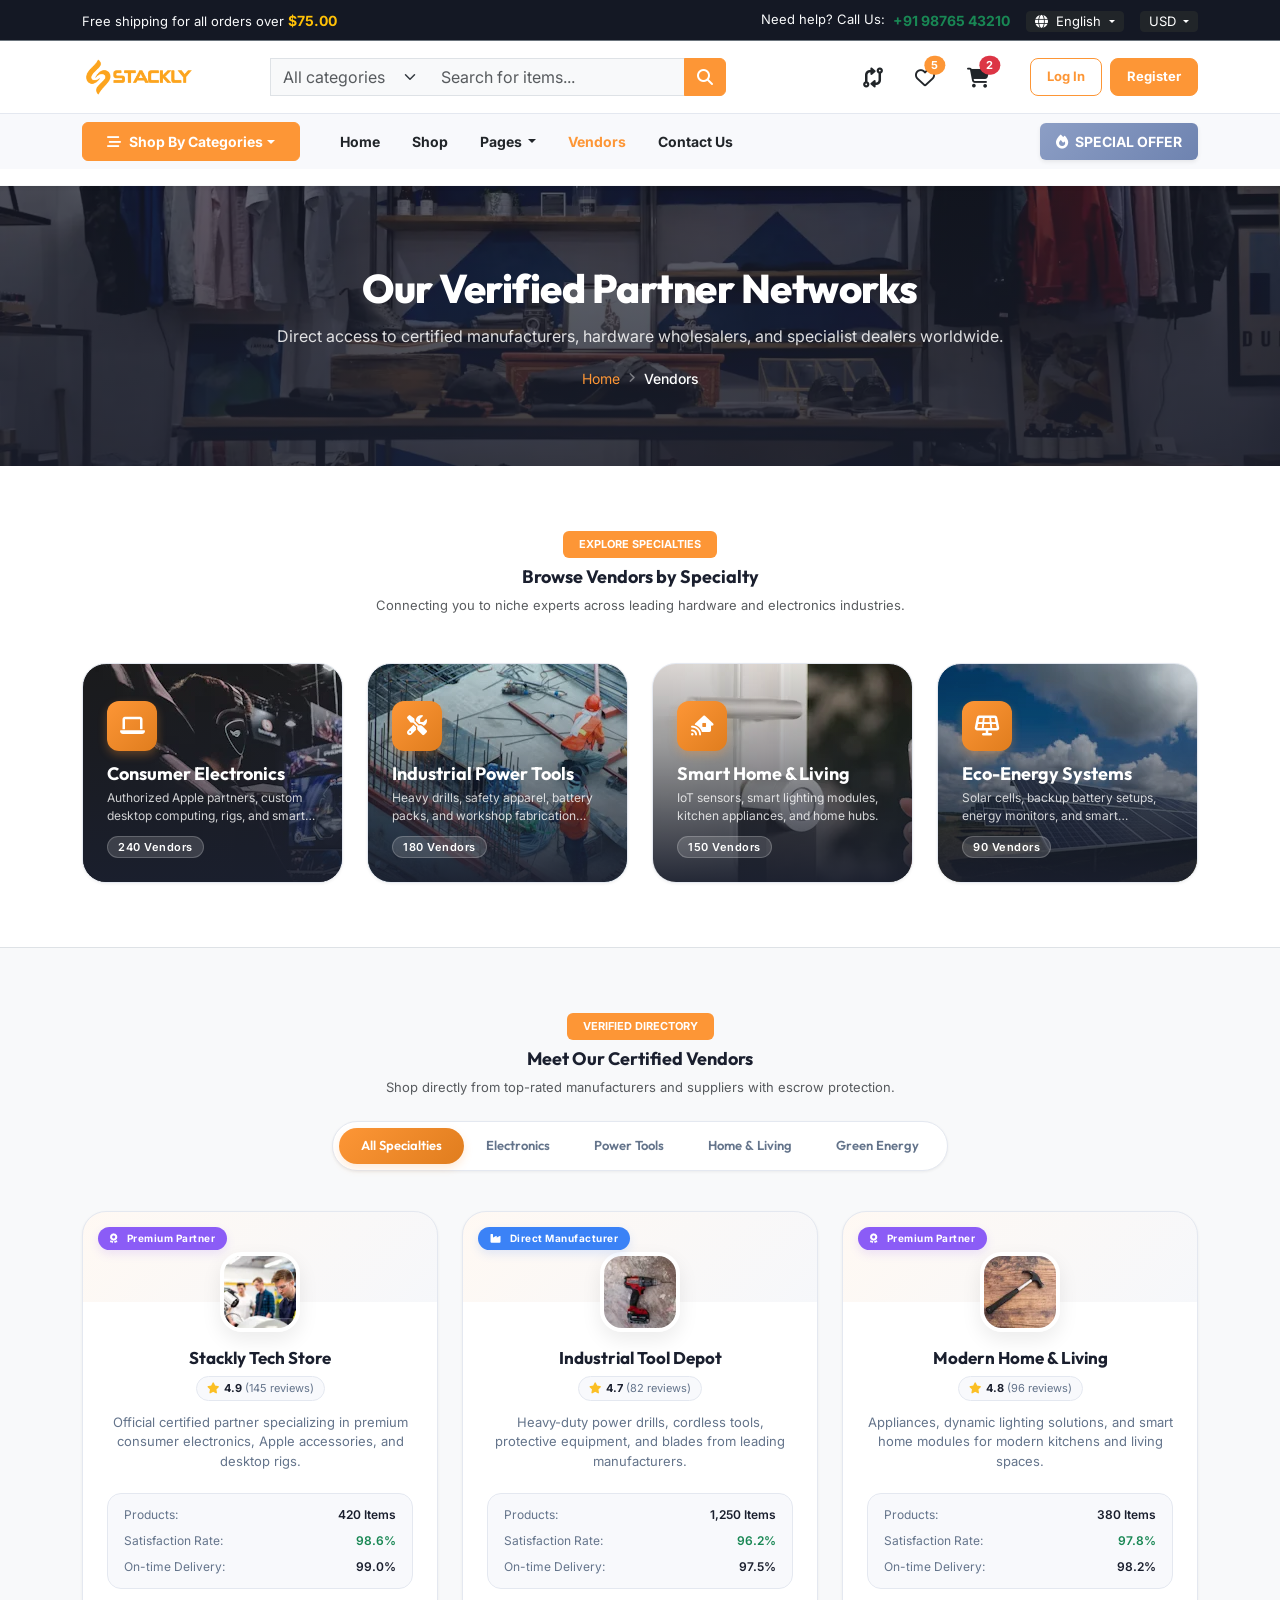
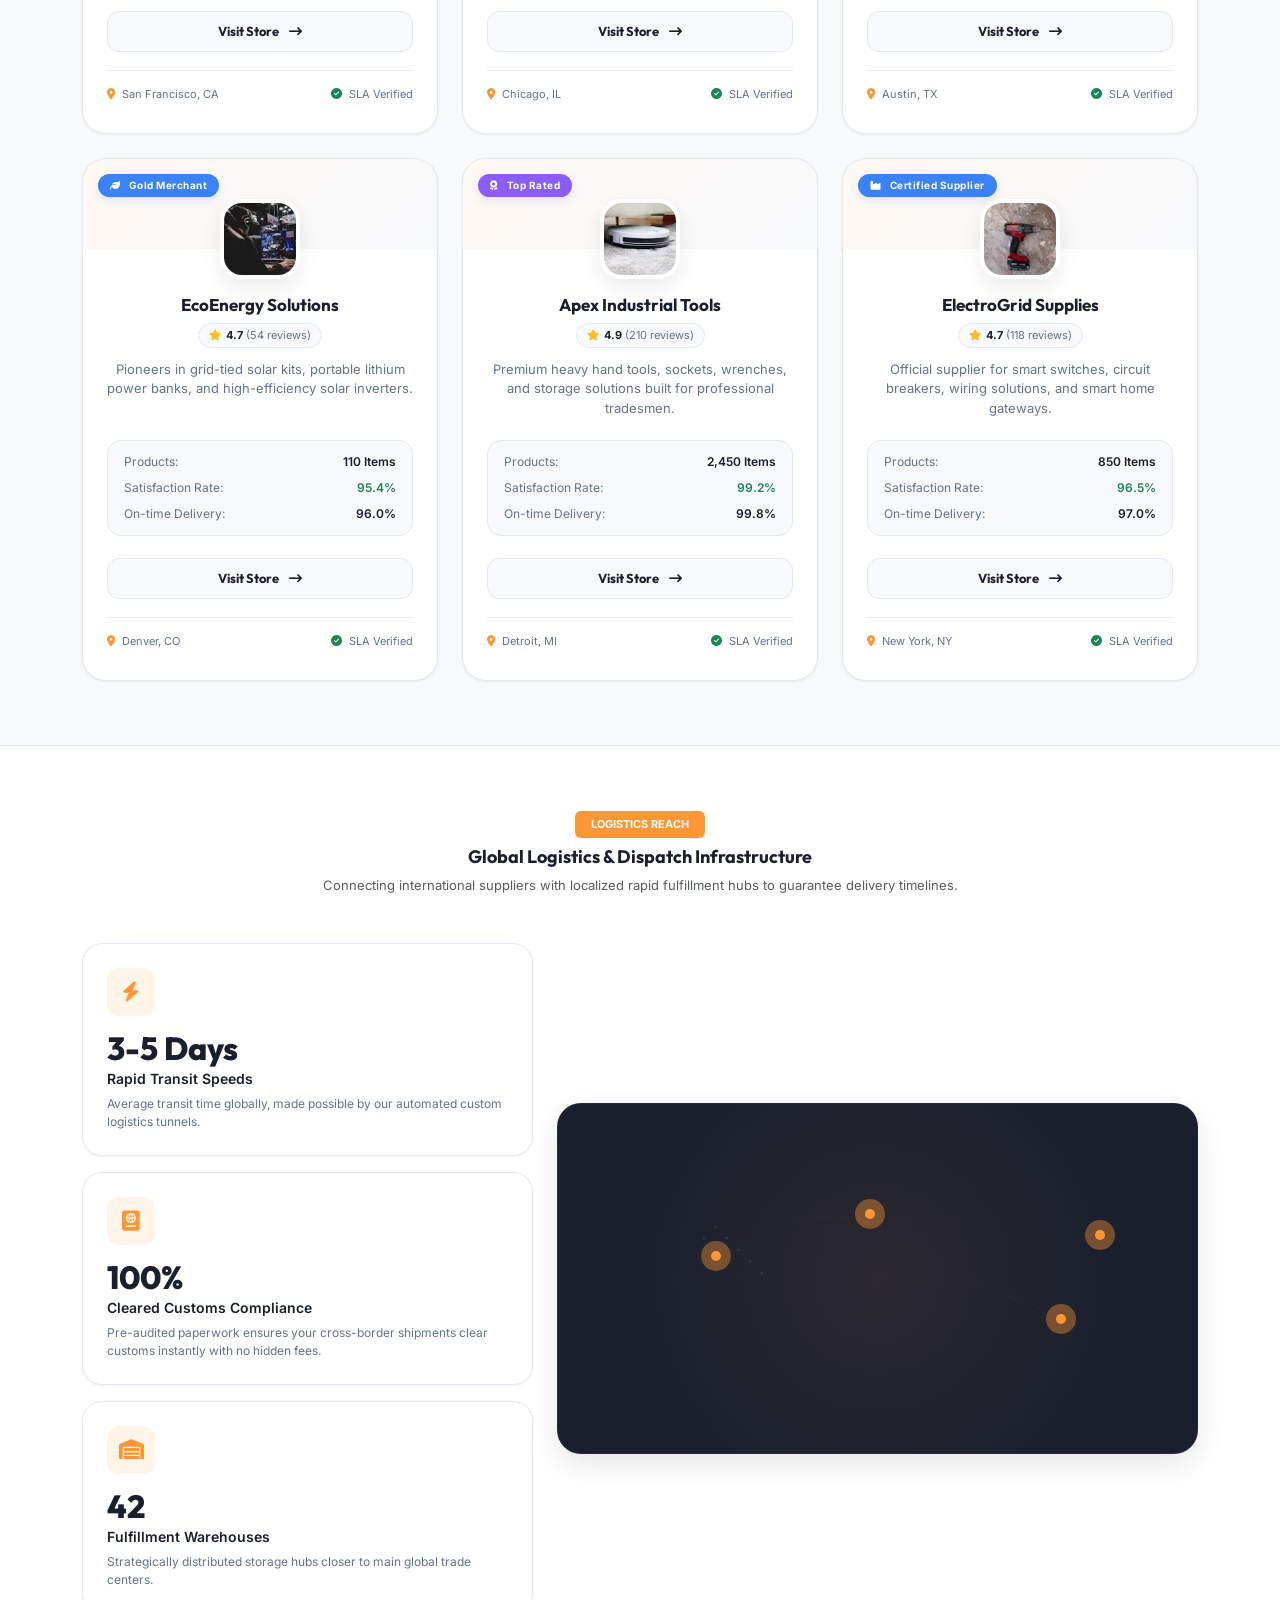
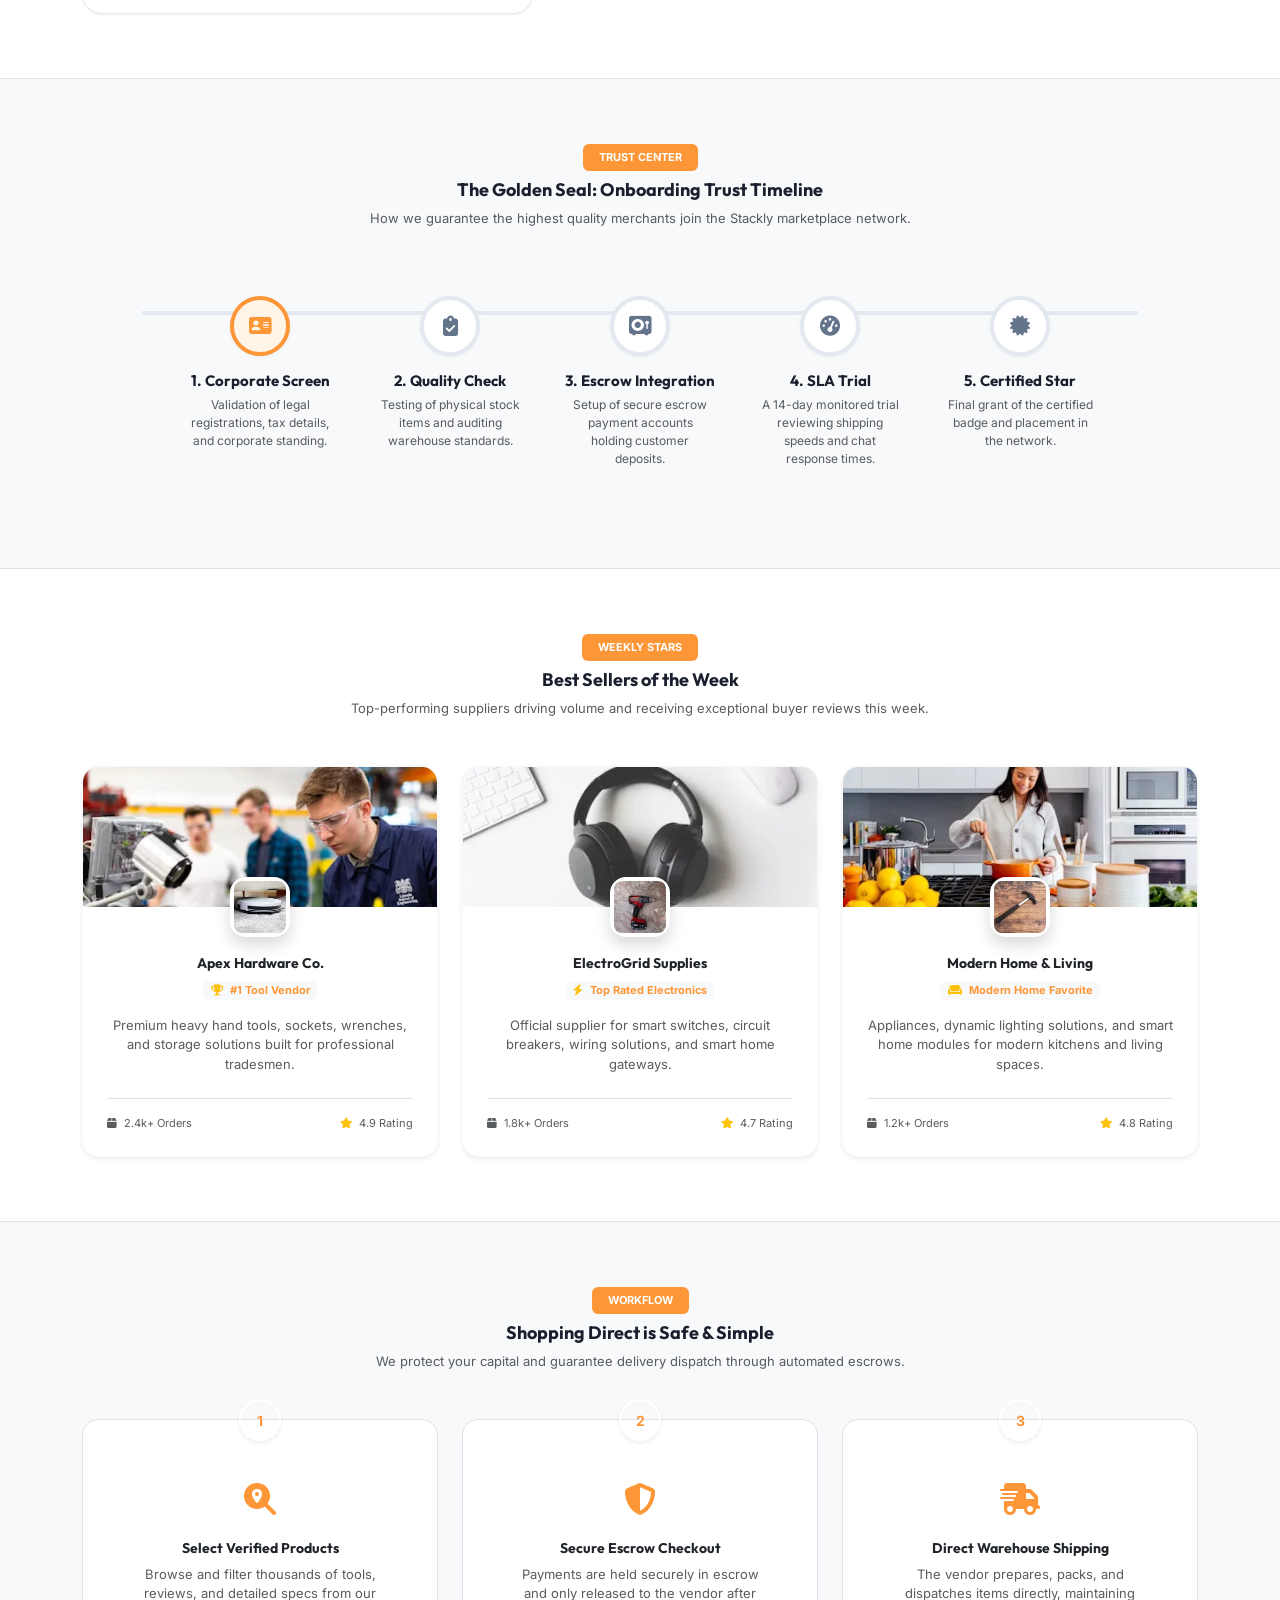
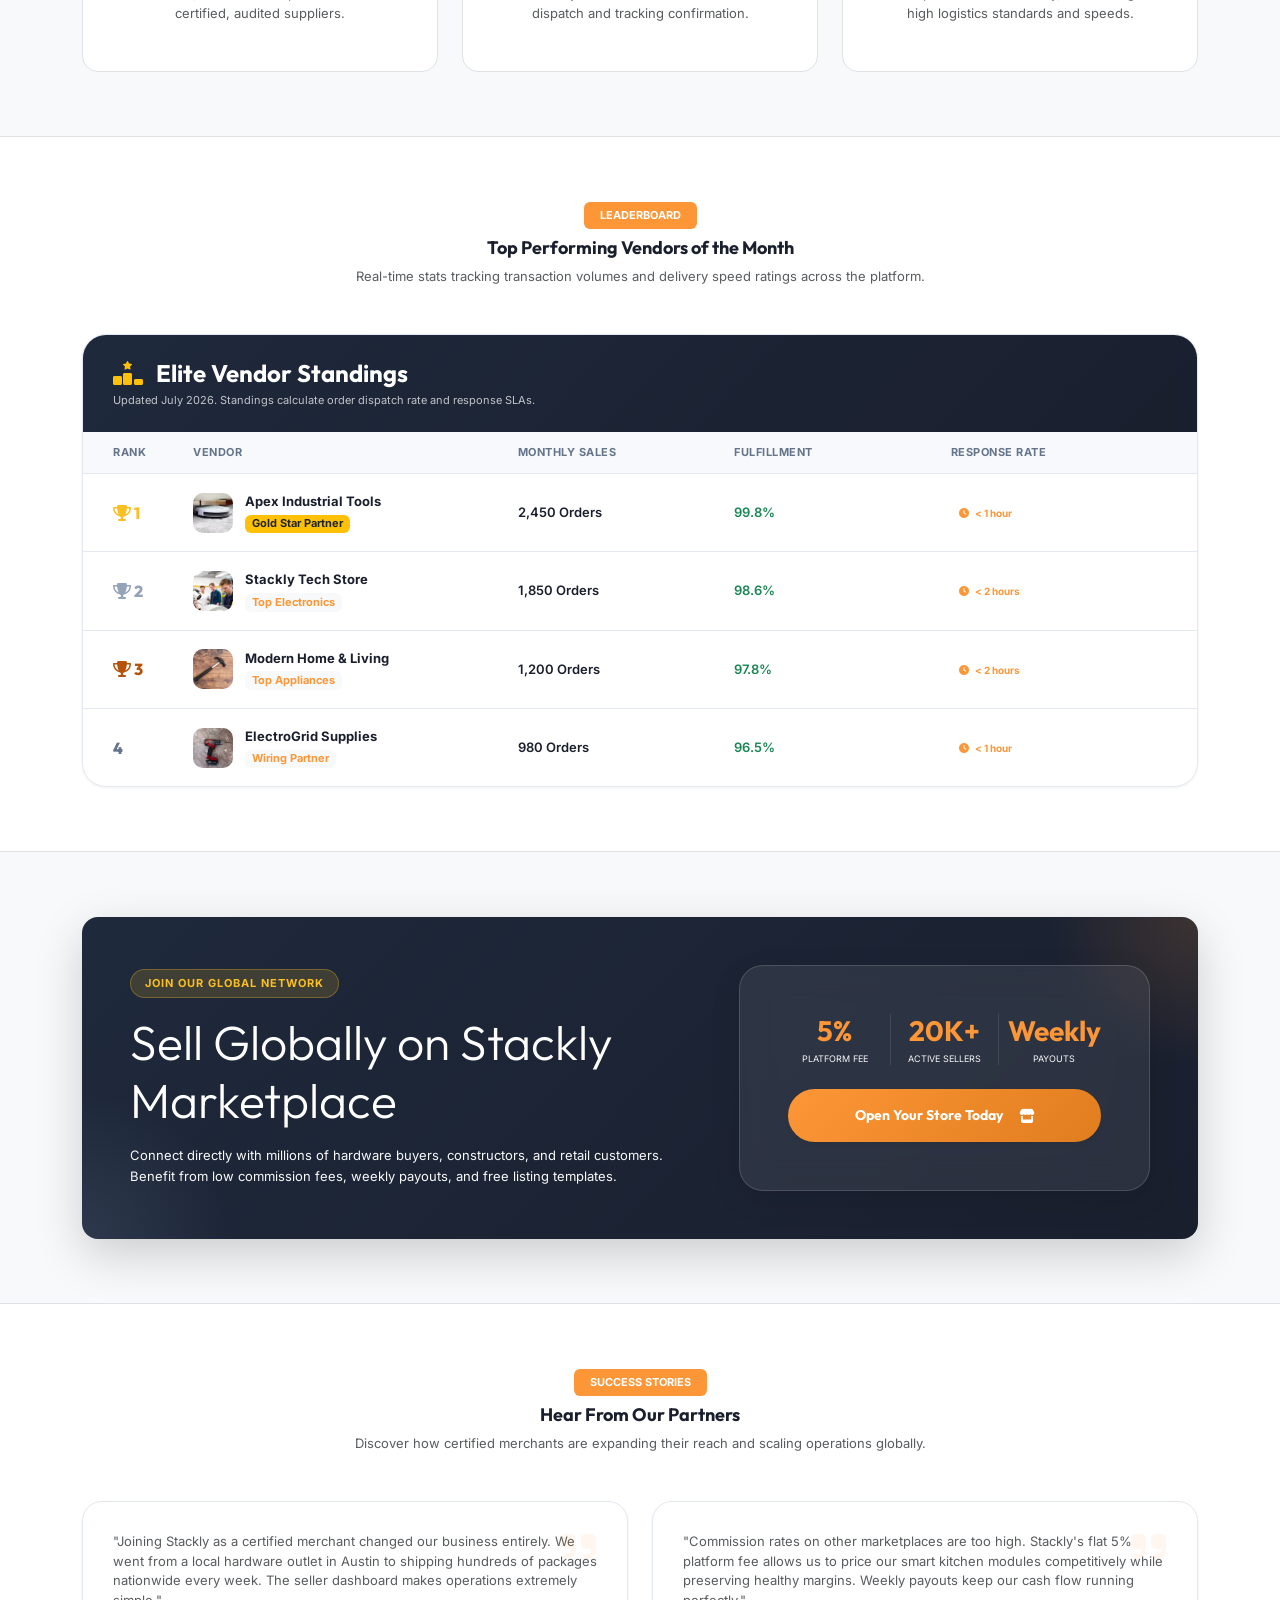
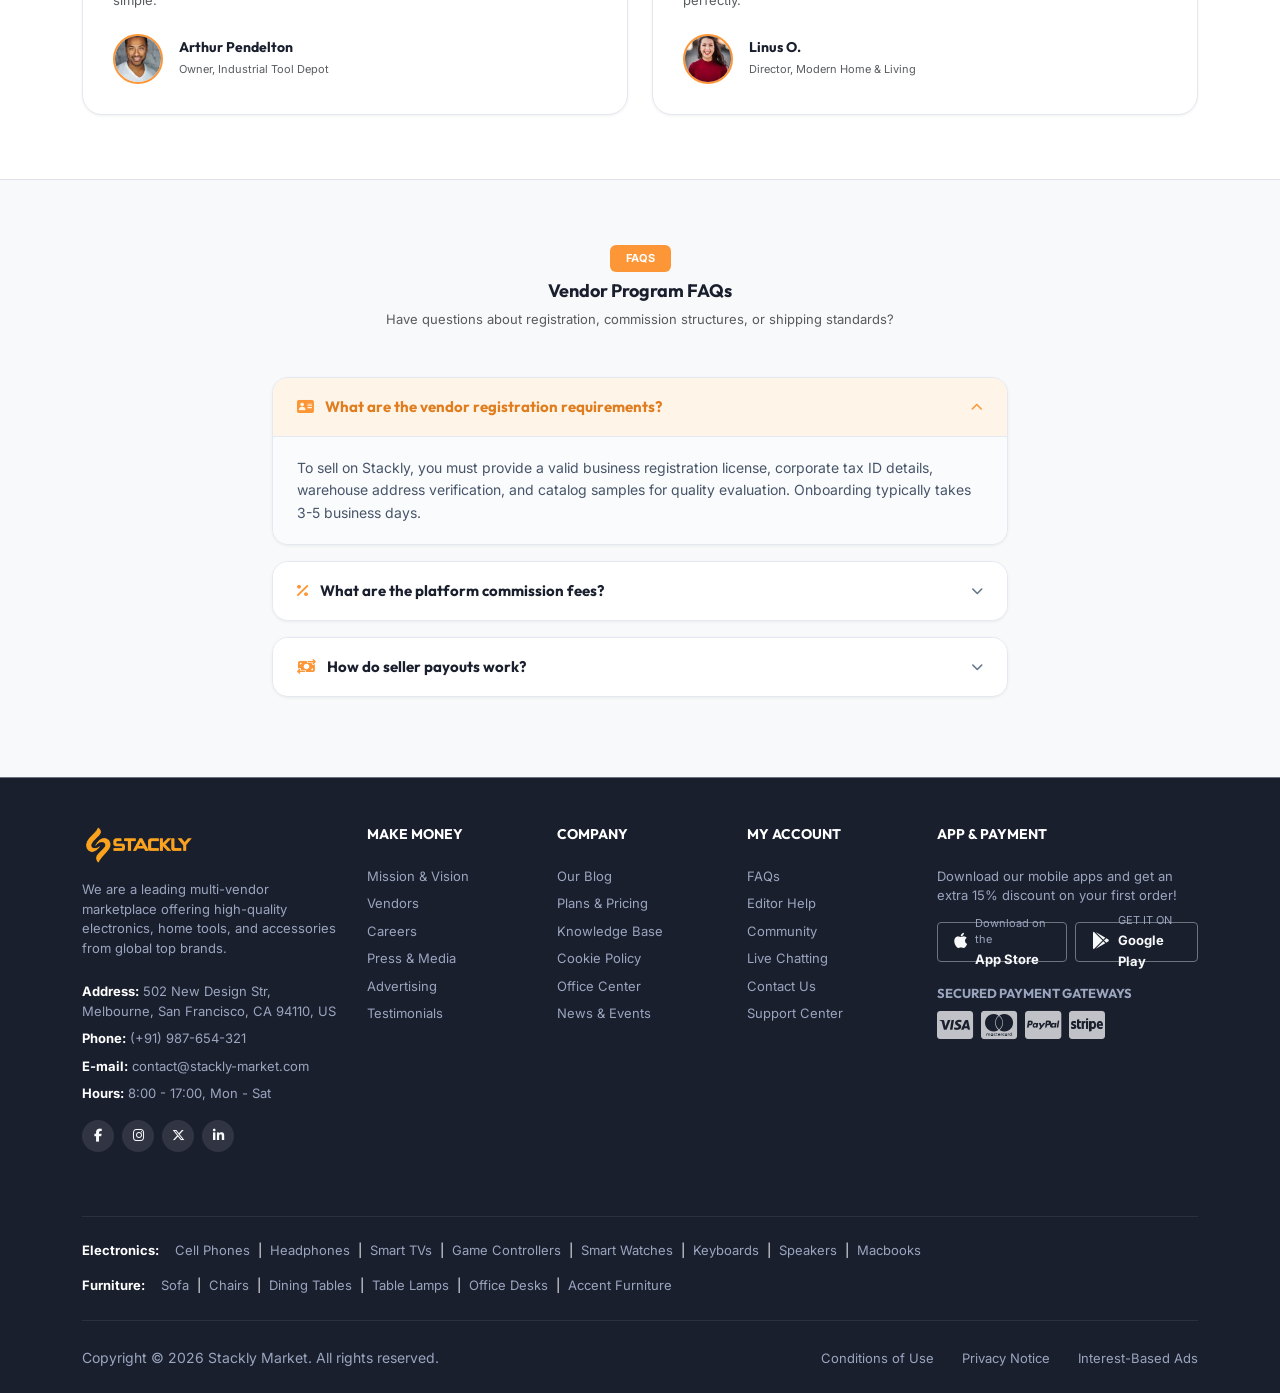
<file: pages/vendors.html>
<!doctype html>
<html lang="en">
  <head>
    <meta charset="UTF-8" />
    <meta name="viewport" content="width=device-width, initial-scale=1.0" />
    <title>Vendors - Stackly Marketplace</title>
    <!-- Favicon -->
    <link
      rel="icon"
      type="image/webp"
      href="../assets/images/logoStackly.webp"
    />

    <!-- Bootstrap 5 CSS CDN -->
    <link
      href="https://cdn.jsdelivr.net/npm/bootstrap@5.3.2/dist/css/bootstrap.min.css"
      rel="stylesheet"
    />

    <!-- FontAwesome 6 CDN -->
    <link
      href="https://cdnjs.cloudflare.com/ajax/libs/font-awesome/6.4.2/css/all.min.css"
      rel="stylesheet"
    />

    <!-- Custom CSS -->
    <link href="../assets/css/styles.css" rel="stylesheet" />
  </head>
  <body>
    <!-- Dynamic Header Placeholder -->
    <div id="header-placeholder"></div>

    <!-- Hero Page Banner -->
    <section
      class="page-hero-banner animate-on-scroll animate-fade-in-down"
      style="
        background-image: url(&quot;../assets/images/vendors/vendors-banner-image.webp&quot;);
      "
    >
      <div class="banner-content">
        <h1>Our Verified Partner Networks</h1>
        <p>
          Direct access to certified manufacturers, hardware wholesalers, and
          specialist dealers worldwide.
        </p>
        <ul class="banner-breadcrumbs">
          <li><a href="../index.html">Home</a></li>
          <li>Vendors</li>
        </ul>
      </div>
    </section>

    <!-- Main Content -->
    <main class="main bg-light py-0">
      <!-- New Section 1: Interactive Niche Hubs -->
      <section
        class="py-5 bg-white border-bottom animate-on-scroll animate-zoom-in"
      >
        <div class="container py-3">
          <div class="text-center mb-5">
            <span class="badge bg-primary px-3 py-2 font-xxs text-uppercase"
              >Explore Specialties</span
            >
            <h2 class="font-lg-bold mt-2">Browse Vendors by Specialty</h2>
            <p class="text-muted font-xs max-w-md mx-auto">
              Connecting you to niche experts across leading hardware and
              electronics industries.
            </p>
          </div>

          <div class="row g-4">
            <!-- Hub Card 1 -->
            <div class="col-md-6 col-lg-3">
              <a
                href="#"
                class="niche-hub-card"
                style="
                  background-image: url(&quot;../assets/images/vendors/vendor-niche-hub-card-1.webp&quot;);
                "
              >
                <div class="niche-hub-content">
                  <div class="niche-hub-icon">
                    <i class="fa-solid fa-laptop"></i>
                  </div>
                  <h4 class="niche-hub-title">Consumer Electronics</h4>
                  <p class="niche-hub-desc">
                    Authorized Apple partners, custom desktop computing, rigs,
                    and smart wearables.
                  </p>
                  <span class="niche-hub-count">240 Vendors</span>
                </div>
              </a>
            </div>

            <!-- Hub Card 2 -->
            <div class="col-md-6 col-lg-3">
              <a
                href="#"
                class="niche-hub-card"
                style="
                  background-image: url(&quot;../assets/images/vendors/vendor-niche-hub-card-2.webp&quot;);
                "
              >
                <div class="niche-hub-content">
                  <div class="niche-hub-icon">
                    <i class="fa-solid fa-screwdriver-wrench"></i>
                  </div>
                  <h4 class="niche-hub-title">Industrial Power Tools</h4>
                  <p class="niche-hub-desc">
                    Heavy drills, safety apparel, battery packs, and workshop
                    fabrication supplies.
                  </p>
                  <span class="niche-hub-count">180 Vendors</span>
                </div>
              </a>
            </div>

            <!-- Hub Card 3 -->
            <div class="col-md-6 col-lg-3">
              <a
                href="#"
                class="niche-hub-card"
                style="
                  background-image: url(&quot;../assets/images/vendors/vendor-niche-hub-card-3.webp&quot;);
                "
              >
                <div class="niche-hub-content">
                  <div class="niche-hub-icon">
                    <i class="fa-solid fa-house-signal"></i>
                  </div>
                  <h4 class="niche-hub-title">Smart Home & Living</h4>
                  <p class="niche-hub-desc">
                    IoT sensors, smart lighting modules, kitchen appliances, and
                    home hubs.
                  </p>
                  <span class="niche-hub-count">150 Vendors</span>
                </div>
              </a>
            </div>

            <!-- Hub Card 4 -->
            <div class="col-md-6 col-lg-3">
              <a
                href="#"
                class="niche-hub-card"
                style="
                  background-image: url(&quot;../assets/images/vendors/vendor-niche-hub-card-4.webp&quot;);
                "
              >
                <div class="niche-hub-content">
                  <div class="niche-hub-icon">
                    <i class="fa-solid fa-solar-panel"></i>
                  </div>
                  <h4 class="niche-hub-title">Eco-Energy Systems</h4>
                  <p class="niche-hub-desc">
                    Solar cells, backup battery setups, energy monitors, and
                    smart switches.
                  </p>
                  <span class="niche-hub-count">90 Vendors</span>
                </div>
              </a>
            </div>
          </div>
        </div>
      </section>

      <!-- Upgraded Section: Meet Our Certified Vendors -->
      <section class="py-5 bg-light animate-on-scroll animate-fade-in-up">
        <div class="container py-3">
          <div class="text-center mb-4">
            <span class="badge bg-primary px-3 py-2 font-xxs text-uppercase"
              >Verified Directory</span
            >
            <h2 class="font-lg-bold mt-2">Meet Our Certified Vendors</h2>
            <p class="text-muted font-xs max-w-md mx-auto">
              Shop directly from top-rated manufacturers and suppliers with
              escrow protection.
            </p>
          </div>

          <!-- Interactive Category Filters -->
          <div class="text-center">
            <div class="filter-nav-wrapper">
              <button
                class="filter-btn active"
                onclick="filterCategory('all', this)"
              >
                All Specialties
              </button>
              <button
                class="filter-btn"
                onclick="filterCategory('electronics', this)"
              >
                Electronics
              </button>
              <button
                class="filter-btn"
                onclick="filterCategory('tools', this)"
              >
                Power Tools
              </button>
              <button class="filter-btn" onclick="filterCategory('home', this)">
                Home & Living
              </button>
              <button
                class="filter-btn"
                onclick="filterCategory('green', this)"
              >
                Green Energy
              </button>
            </div>
          </div>

          <!-- Vendors Grid -->
          <div
            class="row g-4 row-cols-1 row-cols-md-2 row-cols-lg-3"
            id="vendorGridContainer"
          >
            <!-- Vendor Card 1 -->
            <div
              class="col vendor-item-card"
              data-category="electronics"
              data-name="Stackly Tech Store"
              data-location="San Francisco"
            >
              <div class="vendor-card-modern">
                <span class="vendor-badge premium"
                  ><i class="fa-solid fa-award me-1"></i> Premium Partner</span
                >
                <img
                  src="../assets/images/home/home-verified-premium-vendor1.webp"
                  alt="Stackly Tech Store"
                  class="vendor-avatar"
                />
                <h5 class="vendor-title">Stackly Tech Store</h5>

                <div class="rating-stars-modern">
                  <i class="fa-solid fa-star"></i>
                  <span class="rating-val">4.9</span>
                  <span class="review-count">(145 reviews)</span>
                </div>

                <p class="vendor-desc">
                  Official certified partner specializing in premium consumer
                  electronics, Apple accessories, and desktop rigs.
                </p>

                <div class="vendor-metrics-list">
                  <div class="vendor-metric-row">
                    <span class="metric-label">Products:</span>
                    <span class="metric-value">420 Items</span>
                  </div>
                  <div class="vendor-metric-row">
                    <span class="metric-label">Satisfaction Rate:</span>
                    <span class="metric-value text-success">98.6%</span>
                  </div>
                  <div class="vendor-metric-row">
                    <span class="metric-label">On-time Delivery:</span>
                    <span class="metric-value">99.0%</span>
                  </div>
                </div>

                <a href="#" class="btn btn-vendor-visit">
                  Visit Store <i class="fa-solid fa-arrow-right-long ms-1"></i>
                </a>

                <div class="card-footer-meta">
                  <span
                    ><i class="fa-solid fa-location-dot me-1 text-primary"></i>
                    San Francisco, CA</span
                  >
                  <span
                    ><i class="fa-solid fa-circle-check me-1 text-success"></i>
                    SLA Verified</span
                  >
                </div>
              </div>
            </div>

            <!-- Vendor Card 2 -->
            <div
              class="col vendor-item-card"
              data-category="tools"
              data-name="Industrial Tool Depot"
              data-location="Chicago"
            >
              <div class="vendor-card-modern">
                <span class="vendor-badge manufacturer"
                  ><i class="fa-solid fa-industry me-1"></i> Direct
                  Manufacturer</span
                >
                <img
                  src="../assets/images/home/home-verified-premium-vendor2.webp"
                  alt="Industrial Tool Depot"
                  class="vendor-avatar"
                />
                <h5 class="vendor-title">Industrial Tool Depot</h5>

                <div class="rating-stars-modern">
                  <i class="fa-solid fa-star"></i>
                  <span class="rating-val">4.7</span>
                  <span class="review-count">(82 reviews)</span>
                </div>

                <p class="vendor-desc">
                  Heavy-duty power drills, cordless tools, protective equipment,
                  and blades from leading manufacturers.
                </p>

                <div class="vendor-metrics-list">
                  <div class="vendor-metric-row">
                    <span class="metric-label">Products:</span>
                    <span class="metric-value">1,250 Items</span>
                  </div>
                  <div class="vendor-metric-row">
                    <span class="metric-label">Satisfaction Rate:</span>
                    <span class="metric-value text-success">96.2%</span>
                  </div>
                  <div class="vendor-metric-row">
                    <span class="metric-label">On-time Delivery:</span>
                    <span class="metric-value">97.5%</span>
                  </div>
                </div>

                <a href="#" class="btn btn-vendor-visit">
                  Visit Store <i class="fa-solid fa-arrow-right-long ms-1"></i>
                </a>

                <div class="card-footer-meta">
                  <span
                    ><i class="fa-solid fa-location-dot me-1 text-primary"></i>
                    Chicago, IL</span
                  >
                  <span
                    ><i class="fa-solid fa-circle-check me-1 text-success"></i>
                    SLA Verified</span
                  >
                </div>
              </div>
            </div>

            <!-- Vendor Card 3 -->
            <div
              class="col vendor-item-card"
              data-category="home"
              data-name="Modern Home & Living"
              data-location="Austin"
            >
              <div class="vendor-card-modern">
                <span class="vendor-badge premium"
                  ><i class="fa-solid fa-award me-1"></i> Premium Partner</span
                >
                <img
                  src="../assets/images/home/home-verified-premium-vendor3.webp"
                  alt="Modern Home & Living"
                  class="vendor-avatar"
                />
                <h5 class="vendor-title">Modern Home & Living</h5>

                <div class="rating-stars-modern">
                  <i class="fa-solid fa-star"></i>
                  <span class="rating-val">4.8</span>
                  <span class="review-count">(96 reviews)</span>
                </div>

                <p class="vendor-desc">
                  Appliances, dynamic lighting solutions, and smart home modules
                  for modern kitchens and living spaces.
                </p>

                <div class="vendor-metrics-list">
                  <div class="vendor-metric-row">
                    <span class="metric-label">Products:</span>
                    <span class="metric-value">380 Items</span>
                  </div>
                  <div class="vendor-metric-row">
                    <span class="metric-label">Satisfaction Rate:</span>
                    <span class="metric-value text-success">97.8%</span>
                  </div>
                  <div class="vendor-metric-row">
                    <span class="metric-label">On-time Delivery:</span>
                    <span class="metric-value">98.2%</span>
                  </div>
                </div>

                <a href="#" class="btn btn-vendor-visit">
                  Visit Store <i class="fa-solid fa-arrow-right-long ms-1"></i>
                </a>

                <div class="card-footer-meta">
                  <span
                    ><i class="fa-solid fa-location-dot me-1 text-primary"></i>
                    Austin, TX</span
                  >
                  <span
                    ><i class="fa-solid fa-circle-check me-1 text-success"></i>
                    SLA Verified</span
                  >
                </div>
              </div>
            </div>

            <!-- Vendor Card 4 -->
            <div
              class="col vendor-item-card"
              data-category="green"
              data-name="EcoEnergy Solutions"
              data-location="Denver"
            >
              <div class="vendor-card-modern">
                <span class="vendor-badge manufacturer"
                  ><i class="fa-solid fa-leaf me-1"></i> Gold Merchant</span
                >
                <img
                  src="../assets/images/home/home-verified-premium-vendor4.webp"
                  alt="EcoEnergy Solutions"
                  class="vendor-avatar"
                />
                <h5 class="vendor-title">EcoEnergy Solutions</h5>

                <div class="rating-stars-modern">
                  <i class="fa-solid fa-star"></i>
                  <span class="rating-val">4.7</span>
                  <span class="review-count">(54 reviews)</span>
                </div>

                <p class="vendor-desc">
                  Pioneers in grid-tied solar kits, portable lithium power
                  banks, and high-efficiency solar inverters.
                </p>

                <div class="vendor-metrics-list">
                  <div class="vendor-metric-row">
                    <span class="metric-label">Products:</span>
                    <span class="metric-value">110 Items</span>
                  </div>
                  <div class="vendor-metric-row">
                    <span class="metric-label">Satisfaction Rate:</span>
                    <span class="metric-value text-success">95.4%</span>
                  </div>
                  <div class="vendor-metric-row">
                    <span class="metric-label">On-time Delivery:</span>
                    <span class="metric-value">96.0%</span>
                  </div>
                </div>

                <a href="#" class="btn btn-vendor-visit">
                  Visit Store <i class="fa-solid fa-arrow-right-long ms-1"></i>
                </a>

                <div class="card-footer-meta">
                  <span
                    ><i class="fa-solid fa-location-dot me-1 text-primary"></i>
                    Denver, CO</span
                  >
                  <span
                    ><i class="fa-solid fa-circle-check me-1 text-success"></i>
                    SLA Verified</span
                  >
                </div>
              </div>
            </div>

            <!-- Vendor Card 5 -->
            <div
              class="col vendor-item-card"
              data-category="tools"
              data-name="Apex Industrial Tools"
              data-location="Detroit"
            >
              <div class="vendor-card-modern">
                <span class="vendor-badge premium"
                  ><i class="fa-solid fa-award me-1"></i> Top Rated</span
                >
                <img
                  src="../assets/images/home/home-verified-premium-vendor5.webp"
                  alt="Apex Industrial Tools"
                  class="vendor-avatar"
                />
                <h5 class="vendor-title">Apex Industrial Tools</h5>

                <div class="rating-stars-modern">
                  <i class="fa-solid fa-star"></i>
                  <span class="rating-val">4.9</span>
                  <span class="review-count">(210 reviews)</span>
                </div>

                <p class="vendor-desc">
                  Premium heavy hand tools, sockets, wrenches, and storage
                  solutions built for professional tradesmen.
                </p>

                <div class="vendor-metrics-list">
                  <div class="vendor-metric-row">
                    <span class="metric-label">Products:</span>
                    <span class="metric-value">2,450 Items</span>
                  </div>
                  <div class="vendor-metric-row">
                    <span class="metric-label">Satisfaction Rate:</span>
                    <span class="metric-value text-success">99.2%</span>
                  </div>
                  <div class="vendor-metric-row">
                    <span class="metric-label">On-time Delivery:</span>
                    <span class="metric-value">99.8%</span>
                  </div>
                </div>

                <a href="#" class="btn btn-vendor-visit">
                  Visit Store <i class="fa-solid fa-arrow-right-long ms-1"></i>
                </a>

                <div class="card-footer-meta">
                  <span
                    ><i class="fa-solid fa-location-dot me-1 text-primary"></i>
                    Detroit, MI</span
                  >
                  <span
                    ><i class="fa-solid fa-circle-check me-1 text-success"></i>
                    SLA Verified</span
                  >
                </div>
              </div>
            </div>

            <!-- Vendor Card 6 -->
            <div
              class="col vendor-item-card"
              data-category="electronics"
              data-name="ElectroGrid Supplies"
              data-location="New York"
            >
              <div class="vendor-card-modern">
                <span class="vendor-badge manufacturer"
                  ><i class="fa-solid fa-industry me-1"></i> Certified
                  Supplier</span
                >
                <img
                  src="../assets/images/home/home-verified-premium-vendor2.webp"
                  alt="ElectroGrid Supplies"
                  class="vendor-avatar"
                />
                <h5 class="vendor-title">ElectroGrid Supplies</h5>

                <div class="rating-stars-modern">
                  <i class="fa-solid fa-star"></i>
                  <span class="rating-val">4.7</span>
                  <span class="review-count">(118 reviews)</span>
                </div>

                <p class="vendor-desc">
                  Official supplier for smart switches, circuit breakers, wiring
                  solutions, and smart home gateways.
                </p>

                <div class="vendor-metrics-list">
                  <div class="vendor-metric-row">
                    <span class="metric-label">Products:</span>
                    <span class="metric-value">850 Items</span>
                  </div>
                  <div class="vendor-metric-row">
                    <span class="metric-label">Satisfaction Rate:</span>
                    <span class="metric-value text-success">96.5%</span>
                  </div>
                  <div class="vendor-metric-row">
                    <span class="metric-label">On-time Delivery:</span>
                    <span class="metric-value">97.0%</span>
                  </div>
                </div>

                <a href="#" class="btn btn-vendor-visit">
                  Visit Store <i class="fa-solid fa-arrow-right-long ms-1"></i>
                </a>

                <div class="card-footer-meta">
                  <span
                    ><i class="fa-solid fa-location-dot me-1 text-primary"></i>
                    New York, NY</span
                  >
                  <span
                    ><i class="fa-solid fa-circle-check me-1 text-success"></i>
                    SLA Verified</span
                  >
                </div>
              </div>
            </div>
          </div>

          <!-- Empty State -->
          <div class="text-center py-5 d-none" id="noVendorsFound">
            <i class="fa-solid fa-store-slash fa-3x text-muted mb-3"></i>
            <h5 class="text-muted">No vendors found matching your search.</h5>
            <p class="text-muted font-xs">
              Try selecting a different specialty or correcting your search
              text.
            </p>
          </div>
        </div>
      </section>

      <!-- New Section 2: Global Fulfillment & Logistics Network -->
      <section
        class="py-5 bg-white border-top border-bottom animate-on-scroll animate-fade-in-up"
      >
        <div class="container py-3">
          <div class="text-center mb-5">
            <span class="badge bg-primary px-3 py-2 font-xxs text-uppercase"
              >Logistics Reach</span
            >
            <h2 class="font-lg-bold mt-2">
              Global Logistics & Dispatch Infrastructure
            </h2>
            <p class="text-muted font-xs max-w-md mx-auto">
              Connecting international suppliers with localized rapid
              fulfillment hubs to guarantee delivery timelines.
            </p>
          </div>

          <div class="row g-4 align-items-center">
            <div class="col-lg-5">
              <div class="row g-3">
                <div class="col-12 col-md-6 col-lg-12">
                  <div class="logistics-card">
                    <div class="logistics-icon-wrapper">
                      <i class="fa-solid fa-bolt"></i>
                    </div>
                    <div class="logistics-stat">3-5 Days</div>
                    <div class="logistics-label">Rapid Transit Speeds</div>
                    <p class="logistics-desc">
                      Average transit time globally, made possible by our
                      automated custom logistics tunnels.
                    </p>
                  </div>
                </div>
                <div class="col-12 col-md-6 col-lg-12">
                  <div class="logistics-card">
                    <div class="logistics-icon-wrapper">
                      <i class="fa-solid fa-passport"></i>
                    </div>
                    <div class="logistics-stat">100%</div>
                    <div class="logistics-label">
                      Cleared Customs Compliance
                    </div>
                    <p class="logistics-desc">
                      Pre-audited paperwork ensures your cross-border shipments
                      clear customs instantly with no hidden fees.
                    </p>
                  </div>
                </div>
                <div class="col-12 col-md-6 col-lg-12">
                  <div class="logistics-card">
                    <div class="logistics-icon-wrapper">
                      <i class="fa-solid fa-warehouse"></i>
                    </div>
                    <div class="logistics-stat">42</div>
                    <div class="logistics-label">Fulfillment Warehouses</div>
                    <p class="logistics-desc">
                      Strategically distributed storage hubs closer to main
                      global trade centers.
                    </p>
                  </div>
                </div>
              </div>
            </div>

            <div class="col-lg-7">
              <div class="map-container">
                <!-- Abstract stylized high-tech world trade network SVG -->
                <svg
                  class="world-map-svg"
                  viewBox="0 0 1000 500"
                  fill="none"
                  xmlns="http://www.w3.org/2000/svg"
                >
                  <!-- Abstract background grid dots representing map -->
                  <circle
                    cx="200"
                    cy="180"
                    r="2"
                    fill="rgba(255,255,255,0.4)"
                  />
                  <circle
                    cx="220"
                    cy="160"
                    r="2"
                    fill="rgba(255,255,255,0.4)"
                  />
                  <circle
                    cx="240"
                    cy="180"
                    r="2"
                    fill="rgba(255,255,255,0.4)"
                  />
                  <circle
                    cx="260"
                    cy="200"
                    r="2"
                    fill="rgba(255,255,255,0.4)"
                  />
                  <circle
                    cx="280"
                    cy="220"
                    r="2"
                    fill="rgba(255,255,255,0.4)"
                  />
                  <circle
                    cx="300"
                    cy="240"
                    r="2"
                    fill="rgba(255,255,255,0.4)"
                  />

                  <path
                    d="M 240 210 Q 360 120 480 150"
                    stroke="rgba(253, 150, 54, 0.3)"
                    stroke-width="1.5"
                    stroke-dasharray="5,5"
                  />
                  <path
                    d="M 480 150 Q 630 250 780 300"
                    stroke="rgba(253, 150, 54, 0.3)"
                    stroke-width="1.5"
                    stroke-dasharray="5,5"
                  />
                  <path
                    d="M 780 300 Q 810 240 840 180"
                    stroke="rgba(253, 150, 54, 0.3)"
                    stroke-width="1.5"
                    stroke-dasharray="5,5"
                  />
                  <path
                    d="M 840 180 Q 540 100 240 210"
                    stroke="rgba(253, 150, 54, 0.15)"
                    stroke-width="1"
                  />

                  <!-- Abstract continents lines -->
                  <path
                    d="M120 180 L180 150 L250 170 L280 230 L220 280 L150 250 Z"
                    fill="none"
                    stroke="rgba(255,255,255,0.06)"
                    stroke-width="2"
                  />
                  <path
                    d="M420 120 L510 100 L560 140 L500 220 L440 200 L400 150 Z"
                    fill="none"
                    stroke="rgba(255,255,255,0.06)"
                    stroke-width="2"
                  />
                  <path
                    d="M720 180 L800 160 L850 200 L790 320 L700 260 Z"
                    fill="none"
                    stroke="rgba(255,255,255,0.06)"
                    stroke-width="2"
                  />
                </svg>

                <!-- Bounding hotspots overlay mapping coordinates -->
                <div class="gps-hotspot" style="top: 42%; left: 24%">
                  <div class="gps-dot"></div>
                  <div class="gps-pulse"></div>
                  <span class="gps-label">Houston Hub (US)</span>
                </div>

                <div class="gps-hotspot" style="top: 30%; left: 48%">
                  <div class="gps-dot"></div>
                  <div class="gps-pulse"></div>
                  <span class="gps-label">Frankfurt Hub (EU)</span>
                </div>

                <div class="gps-hotspot" style="top: 60%; left: 78%">
                  <div class="gps-dot"></div>
                  <div class="gps-pulse"></div>
                  <span class="gps-label">Singapore Hub (APAC)</span>
                </div>

                <div class="gps-hotspot" style="top: 36%; left: 84%">
                  <div class="gps-dot"></div>
                  <div class="gps-pulse"></div>
                  <span class="gps-label">Tokyo Hub (APAC)</span>
                </div>
              </div>
            </div>
          </div>
        </div>
      </section>

      <!-- New Section 3: Vendor Onboarding & Quality Control (Timeline) -->
      <section class="py-5 bg-light animate-on-scroll animate-fade-in-up">
        <div class="container py-3">
          <div class="text-center mb-5">
            <span class="badge bg-primary px-3 py-2 font-xxs text-uppercase"
              >Trust Center</span
            >
            <h2 class="font-lg-bold mt-2">
              The Golden Seal: Onboarding Trust Timeline
            </h2>
            <p class="text-muted font-xs max-w-md mx-auto">
              How we guarantee the highest quality merchants join the Stackly
              marketplace network.
            </p>
          </div>

          <div class="trust-timeline-container">
            <div class="trust-timeline-bar"></div>

            <div class="row g-4 text-center justify-content-center">
              <!-- Step 1 -->
              <div class="col-md-2 trust-timeline-item">
                <div class="timeline-icon-wrap active">
                  <i class="fa-solid fa-address-card"></i>
                </div>
                <h6 class="timeline-title">1. Corporate Screen</h6>
                <p class="timeline-desc text-muted font-xxs">
                  Validation of legal registrations, tax details, and corporate
                  standing.
                </p>
              </div>

              <!-- Step 2 -->
              <div class="col-md-2 trust-timeline-item">
                <div class="timeline-icon-wrap">
                  <i class="fa-solid fa-clipboard-check"></i>
                </div>
                <h6 class="timeline-title">2. Quality Check</h6>
                <p class="timeline-desc text-muted font-xxs">
                  Testing of physical stock items and auditing warehouse
                  standards.
                </p>
              </div>

              <!-- Step 3 -->
              <div class="col-md-2 trust-timeline-item">
                <div class="timeline-icon-wrap">
                  <i class="fa-solid fa-vault"></i>
                </div>
                <h6 class="timeline-title">3. Escrow Integration</h6>
                <p class="timeline-desc text-muted font-xxs">
                  Setup of secure escrow payment accounts holding customer
                  deposits.
                </p>
              </div>

              <!-- Step 4 -->
              <div class="col-md-2 trust-timeline-item">
                <div class="timeline-icon-wrap">
                  <i class="fa-solid fa-gauge-high"></i>
                </div>
                <h6 class="timeline-title">4. SLA Trial</h6>
                <p class="timeline-desc text-muted font-xxs">
                  A 14-day monitored trial reviewing shipping speeds and chat
                  response times.
                </p>
              </div>

              <!-- Step 5 -->
              <div class="col-md-2 trust-timeline-item">
                <div class="timeline-icon-wrap">
                  <i class="fa-solid fa-certificate"></i>
                </div>
                <h6 class="timeline-title">5. Certified Star</h6>
                <p class="timeline-desc text-muted font-xxs">
                  Final grant of the certified badge and placement in the
                  network.
                </p>
              </div>
            </div>
          </div>
        </div>
      </section>

      <!-- Upgraded Section: Weekly Best Sellers -->
      <section
        class="py-5 bg-white border-top border-bottom animate-on-scroll animate-zoom-in"
      >
        <div class="container py-3">
          <div class="text-center mb-5">
            <span class="badge bg-primary px-3 py-2 font-xxs text-uppercase"
              >Weekly Stars</span
            >
            <h2 class="font-lg-bold mt-2">Best Sellers of the Week</h2>
            <p class="text-muted font-xs max-w-md mx-auto">
              Top-performing suppliers driving volume and receiving exceptional
              buyer reviews this week.
            </p>
          </div>

          <div class="row g-4">
            <!-- Best Seller 1 -->
            <div class="col-md-6 col-lg-4">
              <div
                class="card border border-light rounded-4 overflow-hidden shadow-sm h-100 bg-white hover-up"
              >
                <div
                  class="position-relative"
                  style="
                    height: 140px;
                    background: url(&quot;../assets/images/vendors/vendor-weekly-stars-1.webp&quot;)
                      no-repeat center center;
                    background-size: cover;
                  "
                >
                  <div
                    class="position-absolute top-100 start-50 translate-middle border border-2 border-white rounded-4 bg-white d-flex align-items-center justify-content-center shadow"
                    style="width: 60px; height: 60px; z-index: 2"
                  >
                    <img
                      src="../assets/images/home/home-verified-premium-vendor5.webp"
                      alt="Apex"
                      class="rounded-3"
                      style="width: 52px; height: 52px; object-fit: cover"
                    />
                  </div>
                </div>
                <div class="p-4 pt-5 text-center">
                  <h5 class="font-sm-bold text-dark mb-1">Apex Hardware Co.</h5>
                  <span class="badge bg-light text-primary font-xxs mb-3"
                    ><i class="fa-solid fa-trophy me-1 text-warning"></i> #1
                    Tool Vendor</span
                  >
                  <p class="font-xs text-muted mb-4">
                    Premium heavy hand tools, sockets, wrenches, and storage
                    solutions built for professional tradesmen.
                  </p>
                  <div
                    class="border-top pt-3 d-flex justify-content-between align-items-center font-xxs text-muted"
                  >
                    <span
                      ><i class="fa-solid fa-box me-1"></i> 2.4k+ Orders</span
                    >
                    <span
                      ><i class="fa-solid fa-star me-1 text-warning"></i> 4.9
                      Rating</span
                    >
                  </div>
                </div>
              </div>
            </div>

            <!-- Best Seller 2 -->
            <div class="col-md-6 col-lg-4">
              <div
                class="card border border-light rounded-4 overflow-hidden shadow-sm h-100 bg-white hover-up"
              >
                <div
                  class="position-relative"
                  style="
                    height: 140px;
                    background: url(&quot;../assets/images/vendors/vendor-weekly-stars-2.webp&quot;)
                      no-repeat center center;
                    background-size: cover;
                  "
                >
                  <div
                    class="position-absolute top-100 start-50 translate-middle border border-2 border-white rounded-4 bg-white d-flex align-items-center justify-content-center shadow"
                    style="width: 60px; height: 60px; z-index: 2"
                  >
                    <img
                      src="../assets/images/home/home-verified-premium-vendor2.webp"
                      alt="ElectroGrid"
                      class="rounded-3"
                      style="width: 52px; height: 52px; object-fit: cover"
                    />
                  </div>
                </div>
                <div class="p-4 pt-5 text-center">
                  <h5 class="font-sm-bold text-dark mb-1">
                    ElectroGrid Supplies
                  </h5>
                  <span class="badge bg-light text-primary font-xxs mb-3"
                    ><i class="fa-solid fa-bolt me-1 text-warning"></i> Top
                    Rated Electronics</span
                  >
                  <p class="font-xs text-muted mb-4">
                    Official supplier for smart switches, circuit breakers,
                    wiring solutions, and smart home gateways.
                  </p>
                  <div
                    class="border-top pt-3 d-flex justify-content-between align-items-center font-xxs text-muted"
                  >
                    <span
                      ><i class="fa-solid fa-box me-1"></i> 1.8k+ Orders</span
                    >
                    <span
                      ><i class="fa-solid fa-star me-1 text-warning"></i> 4.7
                      Rating</span
                    >
                  </div>
                </div>
              </div>
            </div>

            <!-- Best Seller 3 -->
            <div class="col-md-6 col-lg-4">
              <div
                class="card border border-light rounded-4 overflow-hidden shadow-sm h-100 bg-white hover-up"
              >
                <div
                  class="position-relative"
                  style="
                    height: 140px;
                    background: url(&quot;../assets/images/vendors/vendor-weekly-stars-3.webp&quot;)
                      no-repeat center center;
                    background-size: cover;
                  "
                >
                  <div
                    class="position-absolute top-100 start-50 translate-middle border border-2 border-white rounded-4 bg-white d-flex align-items-center justify-content-center shadow"
                    style="width: 60px; height: 60px; z-index: 2"
                  >
                    <img
                      src="../assets/images/home/home-verified-premium-vendor3.webp"
                      alt="Modern Home"
                      class="rounded-3"
                      style="width: 52px; height: 52px; object-fit: cover"
                    />
                  </div>
                </div>
                <div class="p-4 pt-5 text-center">
                  <h5 class="font-sm-bold text-dark mb-1">
                    Modern Home & Living
                  </h5>
                  <span class="badge bg-light text-primary font-xxs mb-3"
                    ><i class="fa-solid fa-couch me-1 text-warning"></i> Modern
                    Home Favorite</span
                  >
                  <p class="font-xs text-muted mb-4">
                    Appliances, dynamic lighting solutions, and smart home
                    modules for modern kitchens and living spaces.
                  </p>
                  <div
                    class="border-top pt-3 d-flex justify-content-between align-items-center font-xxs text-muted"
                  >
                    <span
                      ><i class="fa-solid fa-box me-1"></i> 1.2k+ Orders</span
                    >
                    <span
                      ><i class="fa-solid fa-star me-1 text-warning"></i> 4.8
                      Rating</span
                    >
                  </div>
                </div>
              </div>
            </div>
          </div>
        </div>
      </section>

      <!-- Upgraded Section: How It Works Section -->
      <section class="py-5 bg-light animate-on-scroll animate-fade-in-up">
        <div class="container py-3">
          <div class="text-center mb-5">
            <span class="badge bg-primary px-3 py-2 font-xxs text-uppercase"
              >Workflow</span
            >
            <h2 class="font-lg-bold mt-2">Shopping Direct is Safe & Simple</h2>
            <p class="text-muted font-xs max-w-md mx-auto">
              We protect your capital and guarantee delivery dispatch through
              automated escrows.
            </p>
          </div>

          <div class="row g-4 text-center">
            <div class="col-md-4">
              <div
                class="p-5 bg-white rounded-4 border h-100 hover-up position-relative"
              >
                <div
                  class="position-absolute top-0 start-50 translate-middle bg-primary-light text-primary border border-2 border-white rounded-circle d-flex align-items-center justify-content-center shadow-sm font-sm-bold"
                  style="width: 42px; height: 42px"
                >
                  1
                </div>
                <div class="text-primary fs-2 mb-3 mt-2">
                  <i class="fa-solid fa-magnifying-glass-location"></i>
                </div>
                <h5 class="font-sm-bold text-dark">Select Verified Products</h5>
                <p class="font-xs text-muted mb-0">
                  Browse and filter thousands of tools, reviews, and detailed
                  specs from our certified, audited suppliers.
                </p>
              </div>
            </div>
            <div class="col-md-4">
              <div
                class="p-5 bg-white rounded-4 border h-100 hover-up position-relative"
              >
                <div
                  class="position-absolute top-0 start-50 translate-middle bg-primary-light text-primary border border-2 border-white rounded-circle d-flex align-items-center justify-content-center shadow-sm font-sm-bold"
                  style="width: 42px; height: 42px"
                >
                  2
                </div>
                <div class="text-primary fs-2 mb-3 mt-2">
                  <i class="fa-solid fa-shield-halved"></i>
                </div>
                <h5 class="font-sm-bold text-dark">Secure Escrow Checkout</h5>
                <p class="font-xs text-muted mb-0">
                  Payments are held securely in escrow and only released to the
                  vendor after dispatch and tracking confirmation.
                </p>
              </div>
            </div>
            <div class="col-md-4">
              <div
                class="p-5 bg-white rounded-4 border h-100 hover-up position-relative"
              >
                <div
                  class="position-absolute top-0 start-50 translate-middle bg-primary-light text-primary border border-2 border-white rounded-circle d-flex align-items-center justify-content-center shadow-sm font-sm-bold"
                  style="width: 42px; height: 42px"
                >
                  3
                </div>
                <div class="text-primary fs-2 mb-3 mt-2">
                  <i class="fa-solid fa-truck-fast"></i>
                </div>
                <h5 class="font-sm-bold text-dark">
                  Direct Warehouse Shipping
                </h5>
                <p class="font-xs text-muted mb-0">
                  The vendor prepares, packs, and dispatches items directly,
                  maintaining high logistics standards and speeds.
                </p>
              </div>
            </div>
          </div>
        </div>
      </section>

      <!-- New Section 4: Top Performing Vendor Leaderboard -->
      <section
        class="py-5 bg-white border-top border-bottom animate-on-scroll animate-zoom-in"
      >
        <div class="container py-3">
          <div class="text-center mb-5">
            <span class="badge bg-primary px-3 py-2 font-xxs text-uppercase"
              >Leaderboard</span
            >
            <h2 class="font-lg-bold mt-2">
              Top Performing Vendors of the Month
            </h2>
            <p class="text-muted font-xs max-w-md mx-auto">
              Real-time stats tracking transaction volumes and delivery speed
              ratings across the platform.
            </p>
          </div>

          <div class="leaderboard-wrapper">
            <div class="leaderboard-header">
              <div class="row align-items-center">
                <div class="col-md-6 text-start text-center text-md-start">
                  <h4 class="mb-1 text-white font-bold">
                    <i class="fa-solid fa-ranking-star text-warning me-2"></i>
                    Elite Vendor Standings
                  </h4>
                  <p class="font-xxs text-light opacity-75 mb-0">
                    Updated July 2026. Standings calculate order dispatch rate
                    and response SLAs.
                  </p>
                </div>
              </div>
            </div>

            <div class="leaderboard-table-header">
              <div>Rank</div>
              <div>Vendor</div>
              <div class="leaderboard-col-hide">Monthly Sales</div>
              <div>Fulfillment</div>
              <div>Response Rate</div>
            </div>

            <!-- Row 1 -->
            <div class="leaderboard-row">
              <div class="leaderboard-rank rank-1">
                <i class="fa-solid fa-trophy"></i> 1
              </div>
              <div class="leaderboard-vendor-info">
                <img
                  src="../assets/images/home/home-verified-premium-vendor5.webp"
                  alt="Apex"
                  class="leaderboard-vendor-img"
                />
                <div>
                  <div class="leaderboard-vendor-name">
                    Apex Industrial Tools
                  </div>
                  <span class="badge bg-warning text-dark font-xxs"
                    >Gold Star Partner</span
                  >
                </div>
              </div>
              <div class="leaderboard-val leaderboard-col-hide">
                2,450 Orders
              </div>
              <div class="leaderboard-val text-success">99.8%</div>
              <div>
                <span class="badge-perf bg-primary-light text-primary"
                  ><i class="fa-solid fa-clock me-1"></i> &lt; 1 hour</span
                >
              </div>
            </div>

            <!-- Row 2 -->
            <div class="leaderboard-row">
              <div class="leaderboard-rank rank-2">
                <i class="fa-solid fa-trophy"></i> 2
              </div>
              <div class="leaderboard-vendor-info">
                <img
                  src="../assets/images/home/home-verified-premium-vendor1.webp"
                  alt="Stackly Tech"
                  class="leaderboard-vendor-img"
                />
                <div>
                  <div class="leaderboard-vendor-name">Stackly Tech Store</div>
                  <span class="badge bg-light text-primary font-xxs"
                    >Top Electronics</span
                  >
                </div>
              </div>
              <div class="leaderboard-val leaderboard-col-hide">
                1,850 Orders
              </div>
              <div class="leaderboard-val text-success">98.6%</div>
              <div>
                <span class="badge-perf bg-primary-light text-primary"
                  ><i class="fa-solid fa-clock me-1"></i> &lt; 2 hours</span
                >
              </div>
            </div>

            <!-- Row 3 -->
            <div class="leaderboard-row">
              <div class="leaderboard-rank rank-3">
                <i class="fa-solid fa-trophy"></i> 3
              </div>
              <div class="leaderboard-vendor-info">
                <img
                  src="../assets/images/home/home-verified-premium-vendor3.webp"
                  alt="Modern Home"
                  class="leaderboard-vendor-img"
                />
                <div>
                  <div class="leaderboard-vendor-name">
                    Modern Home & Living
                  </div>
                  <span class="badge bg-light text-primary font-xxs"
                    >Top Appliances</span
                  >
                </div>
              </div>
              <div class="leaderboard-val leaderboard-col-hide">
                1,200 Orders
              </div>
              <div class="leaderboard-val text-success">97.8%</div>
              <div>
                <span class="badge-perf bg-primary-light text-primary"
                  ><i class="fa-solid fa-clock me-1"></i> &lt; 2 hours</span
                >
              </div>
            </div>

            <!-- Row 4 -->
            <div class="leaderboard-row">
              <div class="leaderboard-rank">4</div>
              <div class="leaderboard-vendor-info">
                <img
                  src="../assets/images/home/home-verified-premium-vendor2.webp"
                  alt="ElectroGrid"
                  class="leaderboard-vendor-img"
                />
                <div>
                  <div class="leaderboard-vendor-name">
                    ElectroGrid Supplies
                  </div>
                  <span class="badge bg-light text-primary font-xxs"
                    >Wiring Partner</span
                  >
                </div>
              </div>
              <div class="leaderboard-val leaderboard-col-hide">980 Orders</div>
              <div class="leaderboard-val text-success">96.5%</div>
              <div>
                <span class="badge-perf bg-primary-light text-primary"
                  ><i class="fa-solid fa-clock me-1"></i> &lt; 1 hour</span
                >
              </div>
            </div>
          </div>
        </div>
      </section>

      <!-- Upgraded Section: Become a Vendor -->
      <section class="py-5 bg-light animate-on-scroll animate-zoom-in">
        <div class="container py-3">
          <div
            class="rounded-4 bg-gradient-dark text-white shadow-lg position-relative overflow-hidden p-4 p-md-5"
          >
            <!-- Glowing backdrops -->
            <div class="banner-glow-circle"></div>
            <div class="banner-glow-circle-2"></div>

            <div class="row align-items-center position-relative z-index-1">
              <!-- Left Column: Content -->
              <div class="col-lg-7 text-start mb-4 mb-lg-0">
                <span class="banner-glass-badge mb-3"
                  >JOIN OUR GLOBAL NETWORK</span
                >
                <h2 class="display-5 font-bold text-white mb-3">
                  Sell Globally on Stackly Marketplace
                </h2>
                <p
                  class="font-xs text-light opacity-90 mb-0"
                  style="max-width: 550px; line-height: 1.6"
                >
                  Connect directly with millions of hardware buyers,
                  constructors, and retail customers. Benefit from low
                  commission fees, weekly payouts, and free listing templates.
                </p>
              </div>

              <!-- Right Column: Stats & CTA Card -->
              <div class="col-lg-5">
                <div class="banner-glass-card p-4 p-md-5 text-center">
                  <div class="row g-3 mb-4">
                    <div class="col-4">
                      <h3 class="font-bold text-primary mb-1">5%</h3>
                      <span
                        class="font-xxs text-light text-uppercase tracking-wider d-block"
                        style="font-size: 9px"
                        >Platform Fee</span
                      >
                    </div>
                    <div
                      class="col-4 border-start border-end border-white border-opacity-10"
                    >
                      <h3 class="font-bold text-primary mb-1">20K+</h3>
                      <span
                        class="font-xxs text-light text-uppercase tracking-wider d-block"
                        style="font-size: 9px"
                        >Active Sellers</span
                      >
                    </div>
                    <div class="col-4">
                      <h3 class="font-bold text-primary mb-1">Weekly</h3>
                      <span
                        class="font-xxs text-light text-uppercase tracking-wider d-block"
                        style="font-size: 9px"
                        >Payouts</span
                      >
                    </div>
                  </div>

                  <a
                    href="#"
                    class="btn-premium-cta w-100 py-3 shadow-sm justify-content-center"
                  >
                    Open Your Store Today <i class="fa-solid fa-store ms-2"></i>
                  </a>
                </div>
              </div>
            </div>
          </div>
        </div>
      </section>

      <!-- Upgraded Section: Vendor Success Stories Section -->
      <section
        class="py-5 bg-white border-top border-bottom animate-on-scroll animate-fade-in-up"
      >
        <div class="container py-3">
          <div class="text-center mb-5">
            <span class="badge bg-primary px-3 py-2 font-xxs text-uppercase"
              >Success Stories</span
            >
            <h2 class="font-lg-bold mt-2">Hear From Our Partners</h2>
            <p class="text-muted font-xs max-w-md mx-auto">
              Discover how certified merchants are expanding their reach and
              scaling operations globally.
            </p>
          </div>

          <div class="row g-4 text-start">
            <!-- Testimonial 1 -->
            <div class="col-md-6">
              <div class="story-card-modern h-100 hover-up">
                <i class="fa-solid fa-quote-right story-quote-icon"></i>
                <p class="font-xs text-muted italic mb-4">
                  "Joining Stackly as a certified merchant changed our business
                  entirely. We went from a local hardware outlet in Austin to
                  shipping hundreds of packages nationwide every week. The
                  seller dashboard makes operations extremely simple."
                </p>
                <div class="d-flex align-items-center">
                  <img
                    src="../assets/images/home/home-testimonial-person1.webp"
                    alt="Arthur Pendelton"
                    class="story-avatar me-3"
                  />
                  <div>
                    <h6 class="font-sm-bold mb-0">Arthur Pendelton</h6>
                    <span class="font-xxs text-muted"
                      >Owner, Industrial Tool Depot</span
                    >
                  </div>
                </div>
              </div>
            </div>

            <!-- Testimonial 2 -->
            <div class="col-md-6">
              <div class="story-card-modern h-100 hover-up">
                <i class="fa-solid fa-quote-right story-quote-icon"></i>
                <p class="font-xs text-muted italic mb-4">
                  "Commission rates on other marketplaces are too high.
                  Stackly's flat 5% platform fee allows us to price our smart
                  kitchen modules competitively while preserving healthy
                  margins. Weekly payouts keep our cash flow running perfectly."
                </p>
                <div class="d-flex align-items-center">
                  <img
                    src="../assets/images/home/home-testimonial-person2.webp"
                    alt="Linus O."
                    class="story-avatar me-3"
                  />
                  <div>
                    <h6 class="font-sm-bold mb-0">Linus O.</h6>
                    <span class="font-xxs text-muted"
                      >Director, Modern Home & Living</span
                    >
                  </div>
                </div>
              </div>
            </div>
          </div>
        </div>
      </section>

      <!-- Upgraded Section: Vendor Program FAQ Section -->
      <section class="py-5 bg-light animate-on-scroll animate-fade-in-up">
        <div class="container py-3">
          <div class="text-center mb-5">
            <span class="badge bg-primary px-3 py-2 font-xxs text-uppercase"
              >FAQs</span
            >
            <h2 class="font-lg-bold mt-2">Vendor Program FAQs</h2>
            <p class="text-muted font-xs max-w-md mx-auto">
              Have questions about registration, commission structures, or
              shipping standards?
            </p>
          </div>

          <div class="row justify-content-center">
            <div class="col-lg-8 text-start">
              <div class="accordion" id="vendorAccordion">
                <!-- FAQ Item 1 -->
                <div class="faq-card-item">
                  <h2 class="accordion-header" id="vHeadingOne">
                    <button
                      class="faq-btn"
                      type="button"
                      data-bs-toggle="collapse"
                      data-bs-target="#vCollapseOne"
                      aria-expanded="true"
                      aria-controls="vCollapseOne"
                    >
                      <span
                        ><i
                          class="fa-solid fa-address-card text-primary me-2"
                        ></i>
                        What are the vendor registration requirements?</span
                      >
                    </button>
                  </h2>
                  <div
                    id="vCollapseOne"
                    class="accordion-collapse collapse show"
                    aria-labelledby="vHeadingOne"
                    data-bs-parent="#vendorAccordion"
                  >
                    <div class="faq-body">
                      To sell on Stackly, you must provide a valid business
                      registration license, corporate tax ID details, warehouse
                      address verification, and catalog samples for quality
                      evaluation. Onboarding typically takes 3-5 business days.
                    </div>
                  </div>
                </div>

                <!-- FAQ Item 2 -->
                <div class="faq-card-item">
                  <h2 class="accordion-header" id="vHeadingTwo">
                    <button
                      class="faq-btn collapsed"
                      type="button"
                      data-bs-toggle="collapse"
                      data-bs-target="#vCollapseTwo"
                      aria-expanded="false"
                      aria-controls="vCollapseTwo"
                    >
                      <span
                        ><i class="fa-solid fa-percent text-primary me-2"></i>
                        What are the platform commission fees?</span
                      >
                    </button>
                  </h2>
                  <div
                    id="vCollapseTwo"
                    class="accordion-collapse collapse"
                    aria-labelledby="vHeadingTwo"
                    data-bs-parent="#vendorAccordion"
                  >
                    <div class="faq-body">
                      Stackly charges a flat 5% platform commission on completed
                      sales transactions. There are no registration costs,
                      listing fees, or monthly subscription fees for standard
                      vendor profiles.
                    </div>
                  </div>
                </div>

                <!-- FAQ Item 3 -->
                <div class="faq-card-item">
                  <h2 class="accordion-header" id="vHeadingThree">
                    <button
                      class="faq-btn collapsed"
                      type="button"
                      data-bs-toggle="collapse"
                      data-bs-target="#vCollapseThree"
                      aria-expanded="false"
                      aria-controls="vCollapseThree"
                    >
                      <span
                        ><i
                          class="fa-solid fa-money-bill-transfer text-primary me-2"
                        ></i>
                        How do seller payouts work?</span
                      >
                    </button>
                  </h2>
                  <div
                    id="vCollapseThree"
                    class="accordion-collapse collapse"
                    aria-labelledby="vHeadingThree"
                    data-bs-parent="#vendorAccordion"
                  >
                    <div class="faq-body">
                      Seller payouts are disbursed weekly directly to your
                      linked bank account, Payoneer, or PayPal. Funds are
                      cleared 7 days after the buyer receives the package,
                      matching our customer satisfaction escrow system
                      timelines.
                    </div>
                  </div>
                </div>
              </div>
            </div>
          </div>
        </div>
      </section>

      <!-- Interactive JavaScript Search & Filter Logic -->
      <script>
        // Category filtering logic
        function filterCategory(category, element) {
          // Update active class on filter buttons
          document.querySelectorAll(".filter-btn").forEach((btn) => {
            btn.classList.remove("active");
          });

          if (element) {
            element.classList.add("active");
          } else {
            // If tag triggers filter, find the matching button and activate it
            const buttons = document.querySelectorAll(".filter-btn");
            buttons.forEach((btn) => {
              if (btn.getAttribute("onclick").includes(category)) {
                btn.classList.add("active");
              }
            });
          }

          // Filter cards
          let visibleCount = 0;
          const cards = document.querySelectorAll(".vendor-item-card");
          cards.forEach((card) => {
            const cardCategory = card.getAttribute("data-category");
            if (category === "all" || cardCategory === category) {
              card.style.opacity = "0";
              card.style.display = "block";
              setTimeout(() => {
                card.style.opacity = "1";
                card.style.transition = "opacity 0.3s ease";
              }, 10);
              visibleCount++;
            } else {
              card.style.display = "none";
            }
          });

          // Handle empty state
          const emptyState = document.getElementById("noVendorsFound");
          if (visibleCount === 0) {
            emptyState.classList.remove("d-none");
          } else {
            emptyState.classList.add("d-none");
          }
        }

        // Tag clicking search
        function filterByTag(tag) {
          const searchInput = document.getElementById("vendorSearchInput");
          if (searchInput) {
            searchInput.value = tag;
            triggerSearch();
          }
        }

        // Live text search functionality
        function triggerSearch() {
          const query = document
            .getElementById("vendorSearchInput")
            .value.toLowerCase()
            .trim();

          // Reset active filter button to "All Specialties"
          document.querySelectorAll(".filter-btn").forEach((btn) => {
            btn.classList.remove("active");
            if (btn.getAttribute("onclick").includes("all")) {
              btn.classList.add("active");
            }
          });

          let visibleCount = 0;
          const cards = document.querySelectorAll(".vendor-item-card");

          cards.forEach((card) => {
            const name = card.getAttribute("data-name").toLowerCase();
            const location = card.getAttribute("data-location").toLowerCase();
            const category = card.getAttribute("data-category").toLowerCase();

            if (
              query === "" ||
              name.includes(query) ||
              location.includes(query) ||
              category.includes(query)
            ) {
              card.style.opacity = "0";
              card.style.display = "block";
              setTimeout(() => {
                card.style.opacity = "1";
                card.style.transition = "opacity 0.3s ease";
              }, 10);
              visibleCount++;
            } else {
              card.style.display = "none";
            }
          });

          // Handle empty state
          const emptyState = document.getElementById("noVendorsFound");
          if (visibleCount === 0) {
            emptyState.classList.remove("d-none");
          } else {
            emptyState.classList.add("d-none");
          }
        }

        // Initializing event listeners
        document.addEventListener("DOMContentLoaded", () => {
          const searchInput = document.getElementById("vendorSearchInput");
          const searchBtn = document.getElementById("searchBtn");

          if (searchInput) {
            searchInput.addEventListener("input", triggerSearch); // Real-time search as user types
          }

          if (searchBtn) {
            searchBtn.addEventListener("click", triggerSearch);
          }
        });
      </script>
    </main>

    <!-- Dynamic Footer Placeholder -->
    <div id="footer-placeholder"></div>

    <!-- Bootstrap 5 Bundle JS CDN -->
    <script src="https://cdn.jsdelivr.net/npm/bootstrap@5.3.2/dist/js/bootstrap.bundle.min.js"></script>

    <!-- Custom Script -->
    <script src="../assets/js/script.js"></script>
  </body>
</html>
</file>
<file: assets/css/styles.css>
@import url("https://fonts.googleapis.com/css2?family=Inter:wght@300;400;500;600;700&family=Outfit:wght@400;500;600;700;800&display=swap");

:root {
  /* Brand Colors */
  --primary-color: #fd9636;
  --primary-hover: #e07d1e;
  --primary-light: #fff4e8;
  --secondary-color: #8c9ec5;
  --secondary-hover: #6e83b0;
  --secondary-light: #eef1f8;
  --dark-color: #1a1f2e;
  --light-color: #f8f9fc;
  --border-color: #e4e8f0;
  --white: #ffffff;

  /* Fonts */
  --font-heading: "Outfit", sans-serif;
  --font-body: "Inter", sans-serif;

  /* Gradients */
  --gradient-primary: linear-gradient(135deg, #fd9636 0%, #e07d1e 100%);
  --gradient-secondary: linear-gradient(135deg, #8c9ec5 0%, #6e83b0 100%);
  --gradient-dark: linear-gradient(135deg, #1e293b 0%, #1a1f2e 100%);

  /* Layout */
  --transition-smooth: all 0.3s cubic-bezier(0.4, 0, 0.2, 1);
  --shadow-sm: 0 1px 3px rgba(0, 0, 0, 0.06);
  --shadow-md: 0 4px 12px rgba(0, 0, 0, 0.08);
  --shadow-lg: 0 10px 30px rgba(0, 0, 0, 0.1);
  --shadow-hover: 0 20px 40px rgba(253, 150, 54, 0.18);
}

/* Base Styles */
body {
  font-family: var(--font-body);
  color: #334155;
  background-color: var(--white);
  overflow-x: hidden;
  -webkit-font-smoothing: antialiased;
}

h1,
h2,
h3,
h4,
h5,
h6 {
  font-family: var(--font-heading);
  font-weight: 700;
  color: var(--dark-color);
}

/* Typography Helper Classes */
.font-xs {
  font-size: 13px;
}
.font-xs-bold {
  font-size: 13px;
  font-weight: 700;
}
.font-sm {
  font-size: 14px;
}
.font-sm-bold {
  font-size: 14px;
  font-weight: 700;
}
.font-md {
  font-size: 16px;
}
.font-md-bold {
  font-size: 16px;
  font-weight: 700;
}
.font-lg {
  font-size: 18px;
}
.font-lg-bold {
  font-size: 18px;
  font-weight: 700;
}
.font-xl {
  font-size: 22px;
}
.font-xl-bold {
  font-size: 22px;
  font-weight: 800;
}
.font-xxs {
  font-size: 11px;
}

/* Bootstrap color overrides — must come before component styles */
.btn-primary {
  background-color: var(--primary-color) !important;
  border-color: var(--primary-color) !important;
  color: #fff !important;
}
.btn-primary:hover,
.btn-primary:focus {
  background-color: var(--primary-hover) !important;
  border-color: var(--primary-hover) !important;
}
.btn-outline-primary {
  color: var(--primary-color) !important;
  border-color: var(--primary-color) !important;
}
.btn-outline-primary:hover {
  background-color: var(--primary-color) !important;
  color: #fff !important;
}
.text-primary {
  color: var(--primary-color) !important;
}
.bg-primary {
  background-color: var(--primary-color) !important;
}
.border-primary {
  border-color: var(--primary-color) !important;
}

/* Custom Colors mapping */
.color-brand-1 {
  color: var(--primary-color) !important;
}
.color-brand-2 {
  color: var(--secondary-color) !important;
}
.color-brand-3 {
  color: var(--dark-color) !important;
}
.bg-brand-2 {
  background-color: var(--secondary-color) !important;
}
.hover-primary:hover {
  color: var(--primary-color) !important;
}

/* Pre Loader */
#stackly-preloader {
  position: fixed;
  inset: 0;
  z-index: 99999;
  display: flex;
  align-items: center;
  justify-content: center;
  overflow: hidden;
  background: #080e1a;
  transition:
    opacity 0.65s cubic-bezier(0.4, 0, 0.2, 1),
    visibility 0.65s;
}
#stackly-preloader.hide {
  opacity: 0;
  visibility: hidden;
  pointer-events: none;
}

.pre-blob {
  position: absolute;
  border-radius: 50%;
  filter: blur(90px);
  pointer-events: none;
  opacity: 0;
  animation: preBlobIn 1s ease forwards;
}
.pre-blob-1 {
  width: 520px;
  height: 520px;
  background: radial-gradient(
    circle,
    rgba(253, 150, 54, 0.22) 0%,
    transparent 70%
  );
  top: -160px;
  left: -160px;
  animation-delay: 0.1s;
}
.pre-blob-2 {
  width: 420px;
  height: 420px;
  background: radial-gradient(
    circle,
    rgba(99, 102, 241, 0.18) 0%,
    transparent 70%
  );
  bottom: -120px;
  right: -100px;
  animation-delay: 0.25s;
}
.pre-blob-3 {
  width: 300px;
  height: 300px;
  background: radial-gradient(
    circle,
    rgba(253, 150, 54, 0.1) 0%,
    transparent 70%
  );
  bottom: 10%;
  left: 20%;
  animation-delay: 0.4s;
}
@keyframes preBlobIn {
  to {
    opacity: 1;
  }
}

.pre-grid {
  position: absolute;
  inset: 0;
  background-image: radial-gradient(
    rgba(255, 255, 255, 0.04) 1px,
    transparent 1px
  );
  background-size: 28px 28px;
  mask-image: radial-gradient(
    ellipse 65% 65% at 50% 50%,
    black 30%,
    transparent 100%
  );
  -webkit-mask-image: radial-gradient(
    ellipse 65% 65% at 50% 50%,
    black 30%,
    transparent 100%
  );
  pointer-events: none;
}

.pre-card {
  position: relative;
  z-index: 2;
  display: flex;
  flex-direction: column;
  align-items: center;
  background: rgba(255, 255, 255, 0.03);
  border: 1px solid rgba(255, 255, 255, 0.07);
  border-radius: 28px;
  padding: 48px 56px 40px;
  backdrop-filter: blur(24px);
  -webkit-backdrop-filter: blur(24px);
  box-shadow:
    0 32px 80px rgba(0, 0, 0, 0.55),
    inset 0 0 0 1px rgba(253, 150, 54, 0.07);
  animation: preCardIn 0.7s cubic-bezier(0.34, 1.56, 0.64, 1) both;
}
.pre-card::before {
  content: "";
  position: absolute;
  top: 0;
  left: 50%;
  transform: translateX(-50%);
  width: 55%;
  height: 1px;
  background: linear-gradient(
    90deg,
    transparent,
    rgba(253, 150, 54, 0.75),
    transparent
  );
  border-radius: 99px;
}
@keyframes preCardIn {
  from {
    opacity: 0;
    transform: scale(0.88) translateY(28px);
  }
  to {
    opacity: 1;
    transform: scale(1) translateY(0);
  }
}

.pre-logo {
  margin-bottom: 28px;
  animation: preFadeDown 0.5s 0.3s ease both;
}
.pre-logo img {
  width: 148px;
  display: block;
  filter: drop-shadow(0 4px 20px rgba(253, 150, 54, 0.3));
}

.pre-orbit-wrap {
  position: relative;
  width: 88px;
  height: 88px;
  margin-bottom: 28px;
  animation: preFadeUp 0.5s 0.4s ease both;
}
.pre-orbit-wrap::before {
  content: "";
  position: absolute;
  inset: -8px;
  border-radius: 50%;
  border: 1px dashed rgba(253, 150, 54, 0.18);
  animation: preOrbitSpin 10s linear infinite;
}
.pre-orbit-wrap::after {
  content: "";
  position: absolute;
  top: -12px;
  left: 50%;
  transform: translateX(-50%);
  width: 7px;
  height: 7px;
  border-radius: 50%;
  background: #fd9636;
  box-shadow: 0 0 10px 3px rgba(253, 150, 54, 0.55);
  animation: preOrbitSpin 2.6s linear infinite;
  transform-origin: 50% calc(50% + 52px);
}
@keyframes preOrbitSpin {
  to {
    transform: rotate(360deg);
  }
}

.pre-orbit-svg {
  position: absolute;
  inset: 0;
  transform: rotate(-90deg);
}
.pre-arc-track {
  fill: none;
  stroke: rgba(255, 255, 255, 0.06);
  stroke-width: 3;
}
.pre-arc-fill {
  fill: none;
  stroke: url(#preGrad);
  stroke-width: 3;
  stroke-linecap: round;
  stroke-dasharray: 251;
  stroke-dashoffset: 251;
  animation: preArcFill 1.7s 0.5s cubic-bezier(0.4, 0, 0.2, 1) forwards;
  filter: drop-shadow(0 0 5px rgba(253, 150, 54, 0.8));
}
@keyframes preArcFill {
  to {
    stroke-dashoffset: 0;
  }
}

.pre-core {
  position: absolute;
  inset: 10px;
  border-radius: 50%;
  background: radial-gradient(
    circle at 40% 35%,
    rgba(253, 150, 54, 0.16),
    rgba(253, 150, 54, 0.03)
  );
  border: 1px solid rgba(253, 150, 54, 0.14);
  display: flex;
  align-items: center;
  justify-content: center;
  animation: prePulse 2.2s ease-in-out infinite;
}
.pre-core i {
  font-size: 22px;
  color: #fd9636;
  filter: drop-shadow(0 0 8px rgba(253, 150, 54, 0.9));
}
@keyframes prePulse {
  0%,
  100% {
    box-shadow: 0 0 0 0 rgba(253, 150, 54, 0.22);
  }
  50% {
    box-shadow: 0 0 0 12px rgba(253, 150, 54, 0);
  }
}

.pre-brand {
  font-family: "Outfit", sans-serif;
  font-size: 30px;
  font-weight: 800;
  color: #fff;
  letter-spacing: -0.5px;
  margin-bottom: 6px;
  animation: preFadeUp 0.5s 0.5s ease both;
}
.pre-brand em {
  font-style: normal;
  color: #fd9636;
}

.pre-tagline {
  font-family: "Inter", sans-serif;
  font-size: 10.5px;
  font-weight: 600;
  color: rgba(255, 255, 255, 0.32);
  letter-spacing: 3.5px;
  text-transform: uppercase;
  margin-bottom: 32px;
  animation: preFadeUp 0.5s 0.6s ease both;
}

.pre-progress-wrap {
  width: 220px;
  animation: preFadeUp 0.5s 0.65s ease both;
}
.pre-progress-labels {
  display: flex;
  justify-content: space-between;
  margin-bottom: 8px;
}
.pre-progress-labels span {
  font-family: "Inter", sans-serif;
  font-size: 10px;
  color: rgba(255, 255, 255, 0.28);
  letter-spacing: 1px;
  text-transform: uppercase;
}
.pre-pct {
  color: #fd9636 !important;
  font-weight: 700 !important;
  font-size: 11px !important;
}
.pre-bar-track {
  height: 4px;
  background: rgba(255, 255, 255, 0.07);
  border-radius: 99px;
  overflow: hidden;
  position: relative;
}
.pre-bar-fill {
  height: 100%;
  width: 0;
  background: linear-gradient(90deg, #e07d1e 0%, #fd9636 50%, #ffb347 100%);
  border-radius: 99px;
  animation: preBarFill 1.7s 0.5s cubic-bezier(0.4, 0, 0.2, 1) forwards;
  box-shadow: 0 0 10px rgba(253, 150, 54, 0.55);
  position: relative;
}
.pre-bar-fill::after {
  content: "";
  position: absolute;
  top: 0;
  left: -60px;
  width: 60px;
  height: 100%;
  background: linear-gradient(
    90deg,
    transparent,
    rgba(255, 255, 255, 0.4),
    transparent
  );
  animation: preShimmer 1.7s 0.5s ease forwards;
}
@keyframes preBarFill {
  to {
    width: 100%;
  }
}
@keyframes preShimmer {
  to {
    left: 260px;
  }
}

.pre-dots {
  display: flex;
  gap: 7px;
  margin-top: 22px;
  animation: preFadeUp 0.5s 0.75s ease both;
}
.pre-dot {
  width: 5px;
  height: 5px;
  border-radius: 50%;
  background: rgba(255, 255, 255, 0.12);
}
.pre-dot.active {
  background: #fd9636;
  box-shadow: 0 0 8px rgba(253, 150, 54, 0.65);
}
.pre-dot:nth-child(1).active {
  animation: preDotPulse 1.2s 0s ease-in-out infinite;
}
.pre-dot:nth-child(2).active {
  animation: preDotPulse 1.2s 0.2s ease-in-out infinite;
}
.pre-dot:nth-child(3).active {
  animation: preDotPulse 1.2s 0.4s ease-in-out infinite;
}
@keyframes preDotPulse {
  0%,
  100% {
    transform: scale(1);
    opacity: 1;
  }
  50% {
    transform: scale(1.6);
    opacity: 0.5;
  }
}

@keyframes preFadeDown {
  from {
    opacity: 0;
    transform: translateY(-14px);
  }
  to {
    opacity: 1;
    transform: translateY(0);
  }
}
@keyframes preFadeUp {
  from {
    opacity: 0;
    transform: translateY(10px);
  }
  to {
    opacity: 1;
    transform: translateY(0);
  }
}

/* Header & Glassmorphism Navigation */
.bg-blur {
  background: rgba(255, 255, 255, 0.85);
  backdrop-filter: blur(12px);
  -webkit-backdrop-filter: blur(12px);
}

.logo-img {
  filter: brightness(0) saturate(100%) invert(62%) sepia(78%) saturate(600%)
    hue-rotate(345deg) brightness(103%) contrast(98%);
  transition: var(--transition-smooth);
}

.logo-link:hover .logo-img {
  filter: brightness(0) saturate(100%) invert(52%) sepia(85%) saturate(700%)
    hue-rotate(345deg) brightness(95%) contrast(100%);
}

.sticky-top {
  z-index: 1020;
  transition: var(--transition-smooth);
}

.header-action-btn {
  padding: 8px;
  border-radius: 8px;
  transition: var(--transition-smooth);
}

.header-action-btn:hover {
  background-color: rgba(253, 150, 54, 0.08);
  color: var(--primary-color) !important;
}

.header-action-btn:hover .icon-box i {
  color: var(--primary-color) !important;
}

/* Gradients helpers */
.bg-gradient-secondary {
  background: var(--gradient-secondary);
}

.bg-gradient-primary {
  background: var(--gradient-primary);
}

.bg-gradient-dark {
  background: var(--gradient-dark);
}

/* Categories Dropdown & Menu Submenus */
.dropdown-submenu {
  position: relative;
}

.dropdown-submenu .dropdown-menu {
  top: 0;
  left: 100%;
  margin-top: -1px;
  display: none;
}

.dropdown-submenu:hover .dropdown-menu {
  display: block;
}

.nav-link {
  transition: var(--transition-smooth);
}

.nav-link:hover,
.nav-link.active {
  color: var(--primary-color) !important;
}

.dropdown-item.active,
.dropdown-item:active {
  background-color: var(--primary-color) !important;
  color: var(--white) !important;
}

/* Hero Section */
.hero-section {
  padding: 28px 0 0;
}

.hero-slider-container {
  border-radius: 28px;
  overflow: hidden;
  box-shadow: 0 24px 64px rgba(15, 23, 42, 0.18);
  margin-bottom: 40px;
}

.banner-slide-item {
  min-height: 560px;
  background-size: cover !important;
  background-position: center center !important;
  position: relative;
  display: flex;
  align-items: center;
}

.banner-slide-item::before {
  content: "";
  position: absolute;
  inset: 0;
  background: linear-gradient(
    105deg,
    rgba(10, 15, 30, 0.92) 0%,
    rgba(10, 15, 30, 0.6) 50%,
    rgba(10, 15, 30, 0.1) 100%
  );
  z-index: 1;
}

.banner-desc-content {
  position: relative;
  z-index: 2;
  padding: 64px 56px;
  max-width: 620px;
}

/* Eyebrow label */
.hero-eyebrow {
  display: inline-flex;
  align-items: center;
  gap: 8px;
  background: rgba(255, 255, 255, 0.1);
  backdrop-filter: blur(8px);
  border: 1px solid rgba(255, 255, 255, 0.18);
  color: rgba(255, 255, 255, 0.9);
  font-size: 12px;
  font-weight: 600;
  letter-spacing: 0.5px;
  padding: 7px 16px;
  border-radius: 100px;
  margin-bottom: 24px;
}

.hero-eyebrow--offer .hero-dot {
  background: var(--primary-color);
}

.hero-dot {
  width: 7px;
  height: 7px;
  border-radius: 50%;
  background: #4ade80;
  flex-shrink: 0;
  animation: heroDotPulse 2s ease-in-out infinite;
}

@keyframes heroDotPulse {
  0%,
  100% {
    opacity: 1;
    transform: scale(1);
  }
  50% {
    opacity: 0.5;
    transform: scale(1.4);
  }
}

/* Hero headline */
.hero-title {
  font-family: var(--font-heading);
  font-size: 3.2rem;
  font-weight: 800;
  line-height: 1.15;
  color: #ffffff;
  margin-bottom: 20px;
  letter-spacing: -0.5px;
}

.hero-accent {
  color: var(--primary-color);
  position: relative;
}

.hero-subtitle {
  font-size: 15px;
  color: rgba(255, 255, 255, 0.72);
  line-height: 1.7;
  margin-bottom: 36px;
  max-width: 480px;
}

/* CTA Buttons */
.hero-actions {
  display: flex;
  align-items: center;
  gap: 14px;
  flex-wrap: wrap;
  margin-bottom: 44px;
}

.btn-hero-primary {
  display: inline-flex;
  align-items: center;
  background: var(--gradient-primary);
  color: #fff;
  font-size: 14px;
  font-weight: 700;
  padding: 14px 30px;
  border-radius: 12px;
  text-decoration: none;
  letter-spacing: 0.2px;
  transition: var(--transition-smooth);
  box-shadow: 0 8px 24px rgba(253, 150, 54, 0.4);
}

.btn-hero-primary:hover {
  transform: translateY(-2px);
  box-shadow: 0 12px 32px rgba(253, 150, 54, 0.55);
  color: #fff;
}

.btn-hero-ghost {
  display: inline-flex;
  align-items: center;
  background: rgba(255, 255, 255, 0.1);
  backdrop-filter: blur(8px);
  border: 1px solid rgba(255, 255, 255, 0.25);
  color: rgba(255, 255, 255, 0.9);
  font-size: 14px;
  font-weight: 600;
  padding: 13px 26px;
  border-radius: 12px;
  text-decoration: none;
  transition: var(--transition-smooth);
}

.btn-hero-ghost:hover {
  background: rgba(255, 255, 255, 0.18);
  border-color: rgba(255, 255, 255, 0.45);
  color: #fff;
  transform: translateY(-2px);
}

/* Stats row */
.hero-stats {
  display: flex;
  align-items: center;
  gap: 0;
  background: rgba(255, 255, 255, 0.07);
  backdrop-filter: blur(12px);
  border: 1px solid rgba(255, 255, 255, 0.12);
  border-radius: 16px;
  padding: 18px 28px;
  width: fit-content;
}

.hero-stat-item {
  display: flex;
  flex-direction: column;
  align-items: center;
  padding: 0 24px;
}

.hero-stat-item strong {
  font-family: var(--font-heading);
  font-size: 1.4rem;
  font-weight: 800;
  color: #ffffff;
  line-height: 1;
  margin-bottom: 4px;
}

.hero-stat-item span {
  font-size: 11px;
  color: rgba(255, 255, 255, 0.55);
  text-transform: uppercase;
  letter-spacing: 0.5px;
  font-weight: 500;
}

.hero-stat-divider {
  width: 1px;
  height: 36px;
  background: rgba(255, 255, 255, 0.15);
  flex-shrink: 0;
}

/* Nav arrows */
.hero-nav-prev,
.hero-nav-next {
  position: absolute;
  top: 50%;
  transform: translateY(-50%);
  z-index: 10;
  width: 44px;
  height: 44px;
  background: rgba(255, 255, 255, 0.12);
  backdrop-filter: blur(8px);
  border: 1px solid rgba(255, 255, 255, 0.2);
  border-radius: 50%;
  display: flex;
  align-items: center;
  justify-content: center;
  color: #fff;
  font-size: 14px;
  cursor: pointer;
  transition: var(--transition-smooth);
  opacity: 0;
}

.hero-slider-container:hover .hero-nav-prev,
.hero-slider-container:hover .hero-nav-next {
  opacity: 1;
}

.hero-nav-prev {
  left: 20px;
}
.hero-nav-next {
  right: 20px;
}

.hero-nav-prev:hover,
.hero-nav-next:hover {
  background: var(--primary-color);
  border-color: var(--primary-color);
  transform: translateY(-50%) scale(1.08);
}

/* Features Grid */
.features-grid-list {
  display: grid;
  grid-template-columns: repeat(auto-fit, minmax(220px, 1fr));
  gap: 16px;
  padding: 0;
  list-style: none;
}

.features-grid-list li {
  display: flex;
}

.feature-box-item {
  display: flex;
  align-items: center;
  gap: 15px;
  width: 100%;
  min-height: 110px;
  background-color: var(--white);
  border-radius: 16px;
  padding: 20px 18px;
  border: 1.5px solid var(--border-color);
  transition: var(--transition-smooth);
  border-radius: 10px;
  box-sizing: border-box;
}

.feature-box-item:hover {
  transform: translateY(-4px);
  box-shadow: var(--shadow-md);
  border-color: var(--primary-color);
}

.feature-box-item .icon-left {
  width: 48px;
  height: 48px;
  border-radius: 12px;
  background: var(--primary-light);
  display: flex;
  align-items: center;
  justify-content: center;
  font-size: 20px;
  color: var(--primary-color);
  margin-right: 14px;
  flex-shrink: 0;
}

/* Popular Categories */
.box-category-card {
  width: 100%;
  min-height: 220px; /* Equal height for all cards */
  display: flex;
  flex-direction: column;
  justify-content: space-between;
  align-items: center;

  background: var(--white);
  border: 1.5px solid var(--border-color);
  border-radius: 18px;
  padding: 22px 16px;
  text-align: center;
  transition: var(--transition-smooth);
}

.box-category-card:hover {
  transform: translateY(-6px);
  border-color: var(--primary-color);
  box-shadow: 0 12px 32px rgba(253, 150, 54, 0.12);
  background: var(--primary-light);
}

.box-category-card .image {
  width: 100%;
  height: 90px;
  display: flex;
  align-items: center;
  justify-content: center;
  margin-bottom: 15px;
}

.box-category-card .image img {
  max-height: 100%;
  max-width: 100%;
  object-fit: contain;
  transition: var(--transition-smooth);
}

.box-category-card:hover .image img {
  transform: scale(1.15);
}

/* E-Commerce Product Cards */
.card-grid-style-3 {
  background: var(--white);
  border: 1.5px solid var(--border-color);
  border-radius: 20px;
  overflow: hidden;
  position: relative;
  transition: var(--transition-smooth);
  height: 100%;
  padding: 16px;
}

.card-grid-style-3:hover {
  transform: translateY(-8px);
  box-shadow: var(--shadow-hover);
  border-color: rgba(253, 150, 54, 0.3);
}

.card-grid-style-3 .image-box {
  height: 200px;
  display: flex;
  align-items: center;
  justify-content: center;
  position: relative;
  border-radius: 16px;
  overflow: hidden;
  background-color: var(--light-color);
  margin-bottom: 15px;
}

.card-grid-style-3 .image-box img {
  max-height: 80%;
  max-width: 80%;
  object-fit: contain;
  transition: var(--transition-smooth);
}

.card-grid-style-3:hover .image-box img {
  transform: scale(1.1);
}

/* Product Badges */
.card-grid-style-3 .label {
  position: absolute;
  top: 12px;
  left: 12px;
  font-size: 11px;
  font-weight: 700;
  color: var(--white);
  padding: 4px 10px;
  border-radius: 20px;
  z-index: 5;
  background: var(--primary-color);
}

.card-grid-style-3 .label.label-sale {
  background: var(--secondary-color);
}

.card-grid-style-3 .label.label-new {
  background: var(--primary-color);
}

/* Product Hover Tools Overlay */
.card-grid-style-3 .tools {
  position: absolute;
  top: 12px;
  right: -50px;
  display: flex;
  flex-direction: column;
  gap: 8px;
  z-index: 10;
  transition: var(--transition-smooth);
}

.card-grid-style-3:hover .tools {
  right: 12px;
}

.card-grid-style-3 .tools-btn {
  width: 36px;
  height: 36px;
  background: var(--white);
  color: var(--dark-color);
  border-radius: 50%;
  display: flex;
  align-items: center;
  justify-content: center;
  box-shadow: var(--shadow-sm);
  border: 1px solid var(--border-color);
  text-decoration: none;
  transition: var(--transition-smooth);
}

.card-grid-style-3 .tools-btn:hover {
  background: var(--primary-color);
  color: var(--white);
  border-color: var(--primary-color);
}

/* Rating Stars */
.rating-stars {
  color: var(--secondary-color);
  font-size: 12px;
  margin-bottom: 6px;
}

.rating-stars .review-count {
  color: #94a3b8;
  font-size: 11px;
  margin-left: 5px;
}

/* Pricing Grid */
.price-info {
  display: flex;
  align-items: center;
  gap: 8px;
  margin-top: 10px;
}

.price-main {
  color: var(--primary-color);
  font-size: 17px;
  font-weight: 800;
}

.price-line {
  color: #94a3b8;
  font-size: 13px;
  text-decoration: line-through;
}

/* Features List inside card */
.list-features {
  list-style: none;
  padding: 0;
  margin: 15px 0 0 0;
  border-top: 1px solid var(--border-color);
  padding-top: 12px;
}

.list-features li {
  font-size: 12px;
  color: #64748b;
  margin-bottom: 4px;
  position: relative;
  padding-left: 14px;
}

.list-features li::before {
  content: "✓";
  position: absolute;
  left: 0;
  color: var(--primary-color);
  font-weight: bold;
}

/* Button override */
.btn-cart {
  background: var(--gradient-primary);
  color: var(--white);
  border-radius: 10px;
  font-weight: 600;
  padding: 9px 16px;
  font-size: 13px;
  border: none;
  transition: var(--transition-smooth);
  width: 100%;
  letter-spacing: 0.2px;
}

.btn-cart:hover {
  background-color: var(--primary-hover);
  background-image: none;
  color: var(--white);
  transform: translateY(-2px);
  box-shadow: 0 6px 16px rgba(253, 150, 54, 0.35);
}

/* Sidebar mini bestseller list */
.card-grid-style-2 {
  display: flex;
  align-items: center;
  padding: 12px 0;
  transition: var(--transition-smooth);
}

.card-grid-style-2 .image-box {
  width: 70px;
  height: 70px;
  flex-shrink: 0;
  border: 1px solid var(--border-color);
  border-radius: 8px;
  padding: 5px;
  display: flex;
  align-items: center;
  justify-content: center;
  background-color: var(--light-color);
}

.card-grid-style-2 .image-box img {
  max-width: 100%;
  max-height: 100%;
  object-fit: contain;
}

.card-grid-style-2 .info-right {
  margin-left: 15px;
  flex-grow: 1;
}

.card-grid-style-2 .product-title {
  color: var(--dark-color);
  font-size: 13px;
  font-weight: 600;
  text-decoration: none;
  line-height: 1.3;
  display: -webkit-box;
  line-clamp: 2;
  -webkit-line-clamp: 2;
  -webkit-box-orient: vertical;
  overflow: hidden;
  margin-bottom: 4px;
  transition: var(--transition-smooth);
}

.card-grid-style-2 .product-title:hover {
  color: var(--primary-color);
}

/* Tab Underlines */
.nav-tabs-underline .nav-link {
  border: none;
  border-bottom: 3px solid transparent;
  color: #64748b;
  font-family: var(--font-heading);
  font-weight: 700;
  padding: 10px 16px;
  transition: var(--transition-smooth);
}

.nav-tabs-underline .nav-link:hover {
  color: var(--primary-color);
}

.nav-tabs-underline .nav-link.active {
  border-bottom-color: var(--primary-color);
  color: var(--primary-color) !important;
  background: none;
}

/* Newsletter Subscription */
.box-newsletter-banner {
  background: var(--gradient-primary);
  border-radius: 24px;
  padding: 56px 48px;
  position: relative;
  overflow: hidden;
  box-shadow: 0 16px 48px rgba(253, 150, 54, 0.28);
}

.box-newsletter-banner::before {
  content: "";
  position: absolute;
  width: 350px;
  height: 350px;
  background: rgba(255, 255, 255, 0.06);
  border-radius: 50%;
  top: -80px;
  right: -60px;
  pointer-events: none;
}

.box-newsletter-banner::after {
  content: "";
  position: absolute;
  width: 200px;
  height: 200px;
  background: rgba(255, 255, 255, 0.04);
  border-radius: 50%;
  bottom: -60px;
  left: 30%;
  pointer-events: none;
}

.box-form-newsletter .form-control {
  border-radius: 10px 0 0 10px;
  border: none;
  padding: 13px 20px;
  font-size: 14px;
}

.box-form-newsletter .btn {
  border-radius: 0 10px 10px 0;
  font-weight: 700;
  padding: 13px 28px;
  background: var(--dark-color);
  border-color: var(--dark-color);
  color: var(--white);
}

.box-form-newsletter .btn:hover {
  background: #2d3548;
  border-color: #2d3548;
}

/* Footer menu adjustments */
.footer-menu li a {
  transition: var(--transition-smooth);
  color: #9aa5be;
}
.footer-menu li a:hover {
  color: var(--primary-color) !important;
  padding-left: 5px;
}

.social-icon-btn {
  background-color: rgba(255, 255, 255, 0.1) !important;
  transition: var(--transition-smooth);
}
.social-icon-btn:hover {
  background-color: var(--primary-color) !important;
  transform: translateY(-3px);
}

/* Swiper pagination custom styles */
.swiper-pagination-bullet-active {
  background: var(--primary-color) !important;
  width: 24px !important;
  border-radius: 4px !important;
}

/* Footer specific */
.footer {
  background-color: #1a1f2e !important;
}

.footer .border-top {
  border-color: rgba(255, 255, 255, 0.08) !important;
}

.footer hr {
  border-color: rgba(255, 255, 255, 0.08) !important;
  opacity: 1;
}

.footer .text-muted {
  color: #9aa5be !important;
}

.footer h5,
.footer h6 {
  color: #ffffff;
}

/* Header fixed on scroll */
.topbar {
  position: fixed;
  top: 0;
  left: 0;
  right: 0;
  z-index: 1030;
  background-color: #141824 !important;
}

.header {
  position: fixed;
  top: 40px;
  left: 0;
  right: 0;
  z-index: 1029;
  transition: var(--transition-smooth);
}

body {
  padding-top: 130px;
}

/* Responsive Header Overrides */
@media (max-width: 991.98px) {
  .header {
    top: 0;
  }
  body {
    padding-top: 115px; /* Default mobile padding before JS calculation */
  }
}

/* Search input border fix when category dropdown is hidden on mobile */
@media (max-width: 575.98px) {
  .search-form .form-control {
    border-left: 1px solid var(--border-color) !important;
    border-top-left-radius: 0.375rem !important;
    border-bottom-left-radius: 0.375rem !important;
  }
}

/* Header bottom nav bar */
.header-bottom {
  background-color: #f8f9fc !important;
  border-top: 1px solid var(--border-color) !important;
}

/* Section heading accent */
.section-heading {
  position: relative;
  padding-bottom: 10px;
}

.section-heading::after {
  content: "";
  position: absolute;
  bottom: 0;
  left: 0;
  width: 36px;
  height: 3px;
  background: var(--primary-color);
  border-radius: 2px;
}

/* Rating stars use secondary */
.rating-stars {
  color: var(--primary-color);
}

/* Hover up animation */
.hover-up {
  transition: var(--transition-smooth);
}
.hover-up:hover {
  transform: translateY(-4px);
  box-shadow: var(--shadow-md);
}

/* Grid adjustments */
.grid-9-layout {
  display: grid;
  grid-template-columns: repeat(auto-fill, minmax(130px, 1fr));
  gap: 15px;
}

/* Scroll to top button */
#scrollToTopBtn:hover {
  background: var(--primary-hover) !important;
  transform: translateY(-3px);
}

@media (max-width: 768px) {
  .banner-slide-item {
    min-height: 480px;
  }
  .banner-desc-content {
    padding: 40px 24px;
  }
  .hero-title {
    font-size: 2.2rem;
  }
  .hero-subtitle {
    margin-bottom: 24px;
  }
  .hero-actions {
    margin-bottom: 30px;
  }
  .hero-stats {
    padding: 14px 16px;
  }
  .hero-stat-item {
    padding: 0 14px;
  }
  .hero-stat-item strong {
    font-size: 1.2rem;
  }
  .hero-nav-prev,
  .hero-nav-next {
    display: none;
  }
}

@media (max-width: 575.98px) {
  .banner-slide-item {
    min-height: 440px;
  }
  .banner-desc-content {
    padding: 32px 16px;
  }
  .hero-eyebrow {
    padding: 5px 12px;
    font-size: 11px;
    margin-bottom: 16px;
  }
  .hero-title {
    font-size: 1.65rem;
    margin-bottom: 12px;
  }
  .hero-subtitle {
    font-size: 13px;
    margin-bottom: 20px;
    line-height: 1.5;
  }
  .hero-actions {
    gap: 10px;
    margin-bottom: 24px;
  }
  .btn-hero-primary {
    padding: 10px 20px;
    font-size: 13px;
  }
  .btn-hero-ghost {
    padding: 9px 18px;
    font-size: 13px;
  }
  .hero-stats {
    padding: 10px 12px;
    border-radius: 12px;
    width: 100%;
    justify-content: space-around;
  }
  .hero-stat-divider {
    display: none;
  }
  .hero-stat-item {
    padding: 0 6px;
  }
  .hero-stat-item strong {
    font-size: 1rem;
    margin-bottom: 2px;
  }
  .hero-stat-item span {
    font-size: 9px;
    letter-spacing: 0.2px;
  }
}

/* ==========================================
   HOMEPAGE UI UPGRADES & NEW SECTIONS STYLES
   ========================================== */

/* 1. Flash Deals Section & Countdown Timer */
.flash-deals-section {
  background: linear-gradient(135deg, #fffcf9 0%, #fff5e6 100%);
  border-radius: 28px;
  border: 1.5px solid rgba(253, 150, 54, 0.15);
}

.swiper-products-deals {
  position: relative;
}

.countdown-container {
  display: flex;
  align-items: center;
  gap: 8px;
  background: var(--white);
  padding: 8px 16px;
  border-radius: 14px;
  box-shadow: var(--shadow-sm);
  border: 1px solid var(--border-color);
}

.countdown-unit {
  display: flex;
  flex-direction: column;
  align-items: center;
}

.countdown-digit {
  background: var(--dark-color);
  color: var(--white);
  font-family: var(--font-heading);
  font-size: 16px;
  font-weight: 800;
  padding: 4px 8px;
  border-radius: 6px;
  min-width: 32px;
  text-align: center;
  box-shadow: inset 0 -2px 0 rgba(0, 0, 0, 0.3);
}

.countdown-label {
  font-size: 9px;
  text-transform: uppercase;
  color: #64748b;
  font-weight: 700;
  margin-top: 3px;
  letter-spacing: 0.5px;
}

.countdown-separator {
  color: var(--dark-color);
  font-weight: 800;
  font-size: 18px;
  animation: separatorFlash 1s infinite;
}

@keyframes separatorFlash {
  0%,
  100% {
    opacity: 1;
  }
  50% {
    opacity: 0.3;
  }
}

.deal-progress-container {
  margin: 14px 0 6px;
}

.deal-progress-bar {
  height: 8px;
  background-color: var(--border-color);
  border-radius: 10px;
  overflow: hidden;
  position: relative;
}

.deal-progress-fill {
  height: 100%;
  background: var(--gradient-primary);
  border-radius: 10px;
  transition: width 0.8s cubic-bezier(0.4, 0, 0.2, 1);
}

/* 2. Top-Rated Verified Vendors Section */
.vendor-card {
  background: var(--white);
  border: 1.5px solid var(--border-color);
  border-radius: 20px;
  padding: 24px;
  text-align: center;
  transition: var(--transition-smooth);
  position: relative;
  overflow: hidden;
  height: 100%;
}

.vendor-card::before {
  content: "";
  position: absolute;
  top: 0;
  left: 0;
  right: 0;
  height: 60px;
  background: linear-gradient(
    135deg,
    rgba(253, 150, 54, 0.08) 0%,
    rgba(140, 158, 197, 0.08) 100%
  );
  z-index: 1;
}

.vendor-badge {
  position: absolute;
  top: 12px;
  left: 12px;
  z-index: 5;
  background: #10b981;
  color: var(--white);
  font-size: 10px;
  font-weight: 700;
  padding: 3px 10px;
  border-radius: 20px;
  box-shadow: 0 4px 10px rgba(16, 185, 129, 0.25);
  display: inline-flex;
  align-items: center;
  gap: 4px;
}

.vendor-avatar {
  width: 72px;
  height: 72px;
  border-radius: 18px;
  border: 3px solid var(--white);
  box-shadow: var(--shadow-md);
  object-fit: cover;
  position: relative;
  z-index: 2;
  margin: 10px auto 14px;
  transition: var(--transition-smooth);
}

.vendor-card:hover .vendor-avatar {
  transform: scale(1.08);
}

.vendor-stats {
  display: flex;
  justify-content: space-around;
  background-color: var(--light-color);
  border-radius: 12px;
  padding: 10px 6px;
  margin: 16px 0;
}

.vendor-stat-item {
  display: flex;
  flex-direction: column;
}

.vendor-stat-val {
  font-size: 14px;
  font-weight: 700;
  color: var(--dark-color);
}

.vendor-stat-lbl {
  font-size: 10px;
  color: #64748b;
  margin-top: 2px;
}

.vendor-card:hover {
  transform: translateY(-8px);
  box-shadow: var(--shadow-md);
  border-color: var(--primary-color);
}

.btn-vendor-visit {
  background: var(--white);
  color: var(--dark-color);
  border: 1.5px solid var(--border-color);
  font-size: 13px;
  font-weight: 600;
  padding: 8px 16px;
  border-radius: 10px;
  width: 100%;
  transition: var(--transition-smooth);
}

.vendor-card:hover .btn-vendor-visit {
  background: var(--gradient-primary);
  color: var(--white);
  border-color: transparent;
  box-shadow: 0 6px 16px rgba(253, 150, 54, 0.25);
}

/* 3. Interactive Buyer Guide / Product Finder */
.finder-tabs-wrapper {
  background-color: var(--light-color);
  border-radius: 16px;
  padding: 6px;
  border: 1px solid var(--border-color);
  display: inline-flex;
  flex-wrap: wrap;
  justify-content: center;
}

.finder-tab-btn {
  background: transparent;
  border: none;
  padding: 10px 22px;
  font-family: var(--font-heading);
  font-weight: 700;
  font-size: 14px;
  color: #64748b;
  border-radius: 12px;
  transition: var(--transition-smooth);
  display: flex;
  align-items: center;
  gap: 8px;
}

.finder-tab-btn:hover {
  color: var(--dark-color);
}

.finder-tab-btn.active {
  background-color: var(--white);
  color: var(--primary-color);
  box-shadow: var(--shadow-sm);
}

.finder-product-item {
  animation: finderFadeIn 0.5s cubic-bezier(0.4, 0, 0.2, 1) forwards;
  opacity: 0;
  transform: translateY(15px);
}

@keyframes finderFadeIn {
  to {
    opacity: 1;
    transform: translateY(0);
  }
}

.guide-badge {
  background-color: rgba(140, 158, 197, 0.15);
  color: var(--secondary-hover);
  font-size: 11px;
  font-weight: 700;
  padding: 4px 10px;
  border-radius: 100px;
  display: inline-block;
  margin-bottom: 8px;
}

/* 4. Infinite Scroll Brand Marquee */
.brand-marquee-container {
  overflow: hidden;
  background: var(--white);
  padding: 24px 0;
  position: relative;
}

.brand-marquee-container::before,
.brand-marquee-container::after {
  content: "";
  position: absolute;
  top: 0;
  bottom: 0;
  width: 120px;
  z-index: 2;
  pointer-events: none;
}

.brand-marquee-container::before {
  left: 0;
  background: linear-gradient(
    to right,
    rgba(255, 255, 255, 1) 0%,
    rgba(255, 255, 255, 0) 100%
  );
}

.brand-marquee-container::after {
  right: 0;
  background: linear-gradient(
    to left,
    rgba(255, 255, 255, 1) 0%,
    rgba(255, 255, 255, 0) 100%
  );
}

.marquee-track {
  display: flex;
  width: calc(240px * 16); /* Estimate width of double dataset */
  animation: marqueeRun 25s linear infinite;
}

@keyframes marqueeRun {
  0% {
    transform: translateX(0);
  }
  100% {
    transform: translateX(calc(-240px * 8));
  }
}

.brand-logo-item {
  width: 240px;
  display: flex;
  align-items: center;
  justify-content: center;
  padding: 0 40px;
  flex-shrink: 0;
}

.brand-logo-item img {
  max-width: 130px;
  max-height: 48px;
  filter: grayscale(1) opacity(0.5);
  transition: var(--transition-smooth);
}

.brand-logo-item:hover img {
  filter: grayscale(0) opacity(1);
  transform: scale(1.08);
}

.brand-marquee-container:hover .marquee-track {
  animation-play-state: paused;
}

/* 5. Customer Testimonials Grid / Carousel */
.testimonial-card {
  background: var(--white);
  border: 1.5px solid var(--border-color);
  border-radius: 20px;
  padding: 32px;
  position: relative;
  transition: var(--transition-smooth);
  height: 100%;
}

.testimonial-card:hover {
  transform: translateY(-5px);
  box-shadow: var(--shadow-md);
  border-color: rgba(253, 150, 54, 0.2);
}

.testimonial-card .quote-icon {
  position: absolute;
  top: 24px;
  right: 28px;
  font-size: 32px;
  color: rgba(253, 150, 54, 0.08);
  font-weight: 900;
}

.testimonial-text {
  font-size: 14px;
  line-height: 1.6;
  color: #475569;
  margin-bottom: 24px;
  position: relative;
  z-index: 2;
}

.testimonial-user {
  display: flex;
  align-items: center;
  gap: 14px;
}

.testimonial-user img {
  width: 48px;
  height: 48px;
  border-radius: 50%;
  object-fit: cover;
  border: 2px solid var(--primary-light);
}

.testimonial-user-name {
  font-family: var(--font-heading);
  font-weight: 700;
  font-size: 14px;
  color: var(--dark-color);
  margin-bottom: 2px;
}

.testimonial-user-role {
  font-size: 11px;
  color: #64748b;
  display: flex;
  align-items: center;
  gap: 4px;
}

.testimonial-verified-badge {
  color: #10b981;
  font-weight: 700;
}

/* 6. FAQ Accordion Section */
.faq-wrapper {
  max-width: 800px;
  margin: 0 auto;
}

.faq-card-item {
  background: var(--white);
  border: 1.5px solid var(--border-color) !important;
  border-radius: 16px !important;
  margin-bottom: 12px;
  overflow: hidden;
  transition: var(--transition-smooth);
}

.faq-card-item:hover {
  border-color: rgba(253, 150, 54, 0.3) !important;
  box-shadow: var(--shadow-sm);
}

.faq-btn {
  font-family: var(--font-heading) !important;
  font-weight: 700 !important;
  font-size: 15px !important;
  color: var(--dark-color) !important;
  background: var(--white) !important;
  padding: 18px 24px !important;
  border: none !important;
  box-shadow: none !important;
  text-align: left;
  width: 100%;
  display: flex;
  justify-content: space-between;
  align-items: center;
  transition: var(--transition-smooth);
}

.faq-btn:not(.collapsed) {
  color: var(--primary-hover) !important;
  background: var(--primary-light) !important;
}

.faq-btn::after {
  content: "\f078";
  font-family: "Font Awesome 6 Free";
  font-weight: 900;
  font-size: 12px;
  color: #64748b;
  transition: transform 0.3s ease;
  background-image: none !important;
  width: auto;
  height: auto;
}

.faq-btn:not(.collapsed)::after {
  transform: rotate(180deg);
  color: var(--primary-color);
}

.faq-body {
  padding: 18px 24px 22px !important;
  font-size: 14px;
  line-height: 1.6;
  color: #475569;
  border-top: 1px solid var(--border-color);
  background-color: #fafbfc;
}

/* Duplicated bottom features list visually refactored */
.bottom-safeguard-section {
  background: linear-gradient(180deg, var(--white) 0%, var(--light-color) 100%);
  border-top: 1.5px solid var(--border-color);
}

.bottom-safeguard-item {
  background-color: var(--white);
  border-radius: 20px;
  padding: 24px;
  border: 1.5px solid var(--border-color);
  transition: var(--transition-smooth);
  height: 100%;
}

.bottom-safeguard-item:hover {
  transform: translateY(-5px);
  border-color: var(--primary-color);
  box-shadow: var(--shadow-md);
}

.bottom-safeguard-item .icon-left {
  width: 56px;
  height: 56px;
  border-radius: 16px;
  background: linear-gradient(
    135deg,
    rgba(253, 150, 54, 0.1) 0%,
    rgba(224, 125, 30, 0.1) 100%
  );
  display: flex;
  align-items: center;
  justify-content: center;
  font-size: 24px;
  color: var(--primary-color);
  margin-bottom: 18px;
}

/* Category card updates */
.box-category-card {
  box-shadow: var(--shadow-sm);
  background: linear-gradient(180deg, var(--white) 0%, #fafafa 100%);
}

/* Promo banner upgrades */
.promo-banner-card {
  position: relative;
  border-radius: 20px;
  overflow: hidden;
  border: 1px solid var(--border-color);
  box-shadow: var(--shadow-sm);
  min-height: 180px;
  display: flex;
  align-items: center;
  text-decoration: none;
  transition: var(--transition-smooth);
}

.promo-banner-card::before {
  content: "";
  position: absolute;
  inset: 0;
  background: linear-gradient(
    90deg,
    rgba(15, 23, 42, 0.88) 0%,
    rgba(15, 23, 42, 0.3) 100%
  );
  z-index: 1;
}

.promo-banner-card img {
  position: absolute;
  inset: 0;
  width: 100%;
  height: 100%;
  object-fit: cover;
  transition: var(--transition-smooth);
}

.promo-banner-card:hover img {
  transform: scale(1.08);
}

.promo-banner-card:hover {
  transform: translateY(-4px);
  box-shadow: var(--shadow-md);
}

.promo-banner-content {
  position: relative;
  z-index: 2;
  padding: 24px 32px;
  color: var(--white);
  max-width: 70%;
}

.promo-banner-badge {
  font-size: 10px;
  font-weight: 700;
  background: var(--primary-color);
  color: var(--white);
  padding: 3px 10px;
  border-radius: 20px;
  text-transform: uppercase;
  display: inline-block;
  margin-bottom: 10px;
}

.promo-banner-title {
  font-size: 20px;
  font-weight: 800;
  color: var(--white);
  margin-bottom: 6px;
  line-height: 1.2;
}

.promo-banner-desc {
  font-size: 12px;
  color: rgba(255, 255, 255, 0.8);
  margin-bottom: 14px;
}

.promo-banner-btn {
  font-size: 11px;
  font-weight: 700;
  color: var(--white);
  display: inline-flex;
  align-items: center;
  gap: 6px;
  transition: var(--transition-smooth);
}

.promo-banner-card:hover .promo-banner-btn {
  color: var(--primary-color);
}

/* ==========================================================================
   Custom Swiper Navigation & Layout Adjustments
   ========================================================================== */

/* Force all swiper slides to have equal height so layouts don't collapse, but allow Swiper to override when needed (e.g. for fade effect) */
.swiper-slide {
  height: auto;
}

/* Set explicit min-height for hero slider to prevent container collapse during fade effect absolute positioning */
.swiper-hero {
  min-height: 560px;
  height: 560px;
}

@media (max-width: 768px) {
  .swiper-hero {
    min-height: 420px;
    height: 420px;
  }
}

/* Globally disable default Swiper font arrows to prevent double icon bug */
.swiper-button-next::after,
.swiper-button-prev::after {
  display: none !important;
}

/* Standard Custom Swiper Navigation Button (e.g. in headers, flex rows) */
.swiper-nav-btn {
  width: 32px;
  height: 32px;
  border-radius: 50%;
  display: inline-flex;
  align-items: center;
  justify-content: center;
  background-color: var(--white);
  border: 1.5px solid var(--border-color);
  color: var(--dark-color);
  cursor: pointer;
  transition: var(--transition-smooth);
}

.swiper-nav-btn:hover {
  background-color: var(--primary-color);
  border-color: var(--primary-color);
  color: var(--white);
  transform: scale(1.08);
  box-shadow: 0 4px 10px rgba(253, 150, 54, 0.25);
}

.swiper-nav-btn:active {
  transform: scale(0.95);
}

/* Absolute Floating Swiper Navigation Button (e.g. centered on sides) */
.swiper-nav-btn-absolute {
  position: absolute;
  top: 50%;
  transform: translateY(-50%);
  width: 40px;
  height: 40px;
  border-radius: 50%;
  display: flex;
  align-items: center;
  justify-content: center;
  background-color: rgba(255, 255, 255, 0.9);
  backdrop-filter: blur(8px);
  -webkit-backdrop-filter: blur(8px);
  border: 1px solid var(--border-color);
  color: var(--dark-color);
  cursor: pointer;
  transition: var(--transition-smooth);
  z-index: 10;
  box-shadow: var(--shadow-md);
}

.swiper-nav-btn-absolute:hover {
  background-color: var(--primary-color);
  border-color: var(--primary-color);
  color: var(--white);
  transform: translateY(-50%) scale(1.1);
  box-shadow: 0 6px 16px rgba(253, 150, 54, 0.35);
}

.swiper-nav-btn-absolute:active {
  transform: translateY(-50%) scale(0.95);
}

/* Universal Layout Fix for Mobile Scrolling */
html,
body {
  max-width: 100% !important;
  overflow-x: hidden !important;
}

/* Page Hero Banner styling */
.page-hero-banner {
  position: relative;
  width: 100%;
  height: 280px;
  display: flex;
  align-items: center;
  justify-content: center;
  text-align: center;
  background-size: cover;
  background-position: center;
  background-repeat: no-repeat;
  color: var(--white);
  padding: 60px 0;
  margin-bottom: 0;
}

.page-hero-banner::before {
  content: "";
  position: absolute;
  top: 0;
  left: 0;
  width: 100%;
  height: 100%;
  background: linear-gradient(
    180deg,
    rgba(26, 31, 46, 0.65) 0%,
    rgba(26, 31, 46, 0.85) 100%
  );
  z-index: 1;
}

.page-hero-banner .banner-content {
  position: relative;
  z-index: 2;
  max-width: 800px;
  padding: 0 20px;
}

.page-hero-banner h1 {
  font-size: 2.5rem;
  font-weight: 800;
  color: var(--white);
  margin-bottom: 12px;
  text-transform: capitalize;
  letter-spacing: -0.5px;
}

.page-hero-banner p {
  font-size: 1rem;
  color: rgba(255, 255, 255, 0.85);
  margin-bottom: 20px;
  font-weight: 400;
}

/* Breadcrumbs inside Banner */
.banner-breadcrumbs {
  display: flex;
  align-items: center;
  justify-content: center;
  gap: 8px;
  list-style: none;
  padding: 0;
  margin: 0;
  font-size: 14px;
}

.banner-breadcrumbs li {
  display: flex;
  align-items: center;
  color: rgba(255, 255, 255, 0.7);
}

.banner-breadcrumbs li a {
  color: var(--primary-color);
  text-decoration: none;
  transition: var(--transition-smooth);
}

.banner-breadcrumbs li a:hover {
  color: var(--white);
}

.banner-breadcrumbs li::after {
  content: "\f105";
  font-family: "Font Awesome 6 Free";
  font-weight: 900;
  margin-left: 8px;
  font-size: 12px;
  color: rgba(255, 255, 255, 0.4);
}

.banner-breadcrumbs li:last-child::after {
  content: none;
}

.banner-breadcrumbs li:last-child {
  color: var(--white);
  font-weight: 500;
}

/* Responsive banner height */
@media (max-width: 768px) {
  .page-hero-banner {
    height: 240px;
    padding: 40px 0;
  }
  .page-hero-banner h1 {
    font-size: 1.8rem;
  }
  .page-hero-banner p {
    font-size: 0.9rem;
  }
}

/* Elegant Premium Cards */
.premium-card {
  background: var(--white);
  border: 1px solid var(--border-color);
  border-radius: 16px;
  padding: 30px 24px;
  box-shadow: var(--shadow-sm);
  transition: var(--transition-smooth);
  height: 100%;
}

.premium-card:hover {
  transform: translateY(-6px);
  border-color: rgba(253, 150, 54, 0.4);
  box-shadow:
    0 15px 35px rgba(253, 150, 54, 0.08),
    0 5px 15px rgba(0, 0, 0, 0.03);
}

/* Icon Badge styling */
.icon-badge {
  width: 60px;
  height: 60px;
  border-radius: 14px;
  background-color: var(--primary-light);
  color: var(--primary-color);
  display: inline-flex;
  align-items: center;
  justify-content: center;
  font-size: 24px;
  margin-bottom: 20px;
  transition: var(--transition-smooth);
}

.premium-card:hover .icon-badge {
  background-color: var(--primary-color);
  color: var(--white);
  transform: scale(1.05);
}

/* Zoom Image Container for Team Cards */
.zoom-img-container {
  position: relative;
  overflow: hidden;
  border-radius: 16px 16px 0 0;
}

.zoom-img-container img {
  transition: var(--transition-smooth);
}

.zoom-img-container:hover img {
  transform: scale(1.08);
}

/* Timeline Custom Styles */
.timeline-card {
  position: relative;
  background: var(--white);
  border: 1px solid var(--border-color);
  border-radius: 16px;
  padding: 30px;
  box-shadow: var(--shadow-sm);
  transition: var(--transition-smooth);
  height: 100%;
  overflow: hidden;
}

.timeline-card::before {
  content: "";
  position: absolute;
  top: 0;
  left: 0;
  width: 4px;
  height: 100%;
  background: var(--gradient-primary);
}

.timeline-card:hover {
  transform: translateY(-5px);
  box-shadow: var(--shadow-md);
  border-color: rgba(253, 150, 54, 0.2);
}

.timeline-year {
  font-family: var(--font-heading);
  font-size: 1.8rem;
  font-weight: 800;
  color: var(--primary-color);
  margin-bottom: 10px;
  line-height: 1;
}

/* Stats Premium Card */
.stat-premium-card {
  background: var(--white);
  border: 1px solid var(--border-color);
  border-radius: 16px;
  padding: 30px 20px;
  box-shadow: var(--shadow-sm);
  transition: var(--transition-smooth);
}

.stat-premium-card:hover {
  transform: scale(1.03);
  box-shadow: var(--shadow-md);
  border-color: var(--primary-color);
}

/* Circular Icon Wrappers with Soft Backgrounds */
.icon-circle-wrapper {
  width: 60px;
  height: 60px;
  border-radius: 50%;
  background-color: var(--primary-light);
  color: var(--primary-color);
  display: flex;
  align-items: center;
  justify-content: center;
  font-size: 24px;
  transition: var(--transition-smooth);
}
.hover-up:hover .icon-circle-wrapper {
  background-color: var(--primary-color);
  color: var(--white);
  transform: scale(1.1);
}

/* Sleek Premium Contact Form Focus State */
.premium-form-control {
  border: 1.5px solid var(--border-color);
  border-radius: 12px;
  padding: 12px 16px;
  font-size: 14px;
  transition: var(--transition-smooth);
  color: var(--dark-color);
}
.premium-form-control:focus {
  border-color: var(--primary-color);
  box-shadow: 0 0 0 4px rgba(253, 150, 54, 0.15);
  background-color: var(--white);
}

/* Gradient Primary Button */
.btn-premium-gradient {
  background: var(--gradient-primary);
  border: none;
  color: var(--white);
  padding: 14px 28px;
  border-radius: 12px;
  font-weight: 700;
  font-family: var(--font-heading);
  letter-spacing: 0.5px;
  box-shadow: 0 4px 14px rgba(253, 150, 54, 0.3);
  transition: var(--transition-smooth);
}
.btn-premium-gradient:hover {
  transform: translateY(-2px);
  box-shadow: 0 6px 20px rgba(253, 150, 54, 0.45);
  opacity: 0.95;
  color: var(--white);
}

/* Interactive Location Hub Map Widget */
.map-widget-container {
  position: relative;
  background: linear-gradient(135deg, #1e293b 0%, #0f172a 100%);
  border-radius: 24px;
  padding: 40px;
  color: var(--white);
  overflow: hidden;
  box-shadow: var(--shadow-lg);
  border: 1px solid rgba(255, 255, 255, 0.08);
}
.map-grid-bg {
  position: absolute;
  top: 0;
  left: 0;
  width: 100%;
  height: 100%;
  opacity: 0.15;
  background-image: radial-gradient(
    rgba(255, 255, 255, 0.15) 1.5px,
    transparent 1.5px
  );
  background-size: 24px 24px;
  pointer-events: none;
}
.map-world-svg {
  width: 100%;
  height: auto;
  opacity: 0.3;
  pointer-events: none;
}
.map-hotspot {
  position: absolute;
  width: 20px;
  height: 20px;
  border-radius: 50%;
  background-color: var(--primary-color);
  cursor: pointer;
  z-index: 10;
  transition: var(--transition-smooth);
  border: 3px solid var(--white);
  box-shadow: 0 0 12px var(--primary-color);
}
.map-hotspot::after {
  content: "";
  position: absolute;
  top: -10px;
  left: -10px;
  right: -10px;
  bottom: -10px;
  border-radius: 50%;
  border: 2px solid var(--primary-color);
  opacity: 0;
  animation: hotspot-pulse 2s infinite;
}
@keyframes hotspot-pulse {
  0% {
    transform: scale(0.5);
    opacity: 0;
  }
  50% {
    opacity: 0.6;
  }
  100% {
    transform: scale(1.5);
    opacity: 0;
  }
}
.map-hotspot.active {
  background-color: var(--white);
  border-color: var(--primary-color);
  box-shadow: 0 0 20px var(--white);
  transform: scale(1.2);
}
.map-hotspot-sf {
  top: 38%;
  left: 18%;
}
.map-hotspot-lon {
  top: 25%;
  left: 47%;
}
.map-hotspot-tok {
  top: 40%;
  left: 82%;
}
.map-hotspot-mel {
  top: 82%;
  left: 88%;
}

.map-hub-card {
  background: rgba(30, 41, 59, 0.8);
  backdrop-filter: blur(16px);
  border: 1px solid rgba(255, 255, 255, 0.1);
  border-radius: 16px;
  padding: 24px;
  transition: var(--transition-smooth);
}

/* Merchant Booking Scheduler */
.booking-slot {
  background-color: var(--light-color);
  border: 1.5px solid var(--border-color);
  border-radius: 12px;
  padding: 14px;
  text-align: center;
  font-family: var(--font-heading);
  font-weight: 600;
  font-size: 14px;
  color: var(--dark-color);
  cursor: pointer;
  transition: var(--transition-smooth);
}
.booking-slot:hover {
  border-color: var(--primary-color);
  background-color: var(--primary-light);
  color: var(--primary-hover);
  transform: translateY(-2px);
}
.booking-slot.selected {
  background: var(--gradient-primary);
  border-color: var(--primary-color);
  color: var(--white);
  box-shadow: 0 4px 12px rgba(253, 150, 54, 0.3);
}

/* Escalation SLA Matrix Grid */
.sla-badge-tag {
  background-color: rgba(253, 150, 54, 0.1);
  color: var(--primary-color);
  font-size: 11px;
  font-weight: 700;
  padding: 6px 12px;
  border-radius: 30px;
  display: inline-block;
  font-family: var(--font-heading);
  letter-spacing: 0.5px;
}
.sla-progress-track {
  height: 6px;
  width: 100%;
  background-color: var(--border-color);
  border-radius: 3px;
  overflow: hidden;
  margin-top: 15px;
}
.sla-progress-fill {
  height: 100%;
  border-radius: 3px;
  background: var(--gradient-primary);
}

/* Download Media assets */
.download-kit-card {
  background: var(--white);
  border: 1px solid var(--border-color);
  border-radius: 20px;
  padding: 24px;
  position: relative;
  transition: var(--transition-smooth);
}
.download-kit-card:hover {
  border-color: var(--primary-color);
  box-shadow: var(--shadow-md);
  transform: translateY(-4px);
}
.download-icon-btn {
  width: 44px;
  height: 44px;
  border-radius: 10px;
  background-color: var(--primary-light);
  color: var(--primary-color);
  display: flex;
  align-items: center;
  justify-content: center;
  font-size: 18px;
  transition: var(--transition-smooth);
}
.download-kit-card:hover .download-icon-btn {
  background: var(--gradient-primary);
  color: var(--white);
  animation: download-bounce 1s infinite alternate;
}
@keyframes download-bounce {
  0% {
    transform: translateY(0);
  }
  100% {
    transform: translateY(-4px);
  }
}

/* Careers Filter Dashboard */
.filter-tabs-wrapper {
  background: var(--light-color);
  padding: 6px;
  border-radius: 35px;
  display: inline-flex;
  gap: 4px;
  border: 1px solid var(--border-color);
}
.filter-tab-btn {
  border: none;
  background: transparent;
  padding: 8px 24px;
  border-radius: 30px;
  font-size: 13px;
  font-weight: 600;
  font-family: var(--font-heading);
  color: #64748b;
  transition: var(--transition-smooth);
}
.filter-tab-btn.active {
  background-color: var(--primary-color);
  color: var(--white);
  box-shadow: 0 4px 10px rgba(253, 150, 54, 0.2);
}
.job-item-card {
  background-color: var(--white);
  border: 1px solid var(--border-color);
  border-radius: 16px;
  padding: 24px;
  transition: var(--transition-smooth);
  margin-bottom: 16px;
  display: flex;
  justify-content: space-between;
  align-items: center;
}
.job-item-card:hover {
  border-color: var(--primary-color);
  box-shadow: var(--shadow-md);
  transform: translateX(4px);
}

/* Leadership Profiles */
.team-leader-card {
  position: relative;
  background-color: var(--white);
  border-radius: 20px;
  overflow: hidden;
  border: 1px solid var(--border-color);
  transition: var(--transition-smooth);
}
.team-leader-image-wrapper {
  position: relative;
  width: 100%;
  height: 280px;
  overflow: hidden;
}
.team-leader-image {
  width: 100%;
  height: 100%;
  object-fit: cover;
  transition: transform 0.5s ease;
}
.team-leader-socials-overlay {
  position: absolute;
  top: 0;
  left: 0;
  width: 100%;
  height: 100%;
  background: rgba(26, 31, 46, 0.7);
  display: flex;
  justify-content: center;
  align-items: center;
  gap: 12px;
  opacity: 0;
  transition: var(--transition-smooth);
}
.team-leader-card:hover .team-leader-image {
  transform: scale(1.08);
}
.team-leader-card:hover .team-leader-socials-overlay {
  opacity: 1;
}
.team-leader-social-link {
  width: 40px;
  height: 40px;
  border-radius: 50%;
  background: var(--white);
  color: var(--dark-color);
  display: flex;
  align-items: center;
  justify-content: center;
  font-size: 16px;
  transition: var(--transition-smooth);
  text-decoration: none;
}
.team-leader-social-link:hover {
  background-color: var(--primary-color);
  color: var(--white);
  transform: translateY(-2px);
}
.team-leader-details {
  padding: 20px;
  text-align: center;
}

/* Remote Stipend Cards */
.stipend-amount-tag {
  font-family: var(--font-heading);
  font-size: 32px;
  font-weight: 800;
  color: var(--primary-color);
  margin: 10px 0;
  line-height: 1;
}

/* Career Progression Stepper Timeline */
.progression-stepper-line {
  position: absolute;
  top: 0;
  bottom: 0;
  left: 50%;
  width: 2px;
  background-color: var(--border-color);
  transform: translateX(-50%);
  z-index: 1;
}
@media (max-width: 768px) {
  .progression-stepper-line {
    left: 20px;
    transform: none;
  }
}
.progression-node-bubble {
  position: relative;
  width: 50px;
  height: 50px;
  border-radius: 50%;
  background: var(--gradient-primary);
  color: var(--white);
  font-family: var(--font-heading);
  font-weight: 700;
  font-size: 18px;
  display: flex;
  align-items: center;
  justify-content: center;
  box-shadow: 0 0 15px rgba(253, 150, 54, 0.4);
  z-index: 2;
  margin: 0 auto;
}
@media (max-width: 768px) {
  .progression-node-bubble {
    margin: 0;
    left: -5px;
  }
}

/* Tech Stack Badges */
.tech-item-badge {
  background-color: var(--light-color);
  border: 1px solid var(--border-color);
  padding: 10px 16px;
  border-radius: 12px;
  display: flex;
  align-items: center;
  gap: 10px;
  transition: var(--transition-smooth);
}
.tech-item-badge:hover {
  border-color: var(--primary-color);
  background-color: var(--primary-light);
  transform: translateY(-2px);
}

/* FAQ Elegant Layout Custom Accents */
.faq-card-item {
  border: 1px solid var(--border-color) !important;
  border-radius: 16px !important;
  margin-bottom: 16px;
  overflow: hidden;
  box-shadow: var(--shadow-sm);
  transition: var(--transition-smooth);
}
.faq-card-item:hover {
  border-color: var(--primary-color) !important;
  box-shadow: 0 8px 24px rgba(253, 150, 54, 0.08);
}
.faq-btn {
  font-family: var(--font-heading) !important;
  font-weight: 700 !important;
  font-size: 15px !important;
  color: var(--dark-color) !important;
  background: var(--white) !important;
  padding: 20px 24px !important;
  border: none !important;
  box-shadow: none !important;
  text-align: left;
  width: 100%;
  display: flex;
  justify-content: space-between;
  align-items: center;
  transition: var(--transition-smooth);
}
.faq-btn:not(.collapsed) {
  color: var(--primary-hover) !important;
  background: var(--primary-light) !important;
}
.faq-btn::after {
  content: "\f078";
  font-family: "Font Awesome 6 Free";
  font-weight: 900;
  font-size: 12px;
  color: #64748b;
  transition: transform 0.3s ease;
  background-image: none !important;
  width: auto;
  height: auto;
}
.faq-btn:not(.collapsed)::after {
  transform: rotate(180deg);
  color: var(--primary-color);
}
.faq-body {
  padding: 20px 24px !important;
  font-size: 14px;
  line-height: 1.6;
  color: #475569;
  border-top: 1px solid var(--border-color);
  background-color: #fafbfc;
}

/* ==========================================
   VENDORS PAGE
   ========================================== */

/* 1. Hero Search & Glassmorphism */
.vendors-hero {
  position: relative;
  padding: 100px 0 80px;
  background-size: cover;
  background-position: center;
  background-repeat: no-repeat;
  color: var(--white);
  overflow: hidden;
}

.vendors-hero::before {
  content: "";
  position: absolute;
  top: 0;
  left: 0;
  right: 0;
  bottom: 0;
  background: linear-gradient(
    135deg,
    rgba(26, 31, 46, 0.9) 0%,
    rgba(26, 31, 46, 0.7) 100%
  );
  z-index: 1;
}

.vendors-hero-content {
  position: relative;
  z-index: 2;
}

.search-glass-container {
  background: rgba(255, 255, 255, 0.08);
  backdrop-filter: blur(16px);
  -webkit-backdrop-filter: blur(16px);
  border: 1px solid rgba(255, 255, 255, 0.15);
  border-radius: 50px;
  padding: 8px 12px;
  box-shadow: 0 15px 35px rgba(0, 0, 0, 0.2);
  display: flex;
  align-items: center;
  max-width: 650px;
  margin: 30px auto 20px;
}

.search-glass-container i {
  color: rgba(255, 255, 255, 0.6);
  font-size: 18px;
  margin-left: 15px;
}

.search-glass-input {
  background: transparent;
  border: none;
  color: var(--white);
  font-size: 15px;
  padding: 10px 15px;
  width: 100%;
}

.search-glass-input:focus {
  outline: none;
  box-shadow: none;
}

.search-glass-input::placeholder {
  color: rgba(255, 255, 255, 0.5);
}

.search-glass-btn {
  background: var(--gradient-primary);
  border: none;
  border-radius: 40px;
  color: var(--white);
  font-family: var(--font-heading);
  font-weight: 600;
  padding: 10px 24px;
  font-size: 14px;
  transition: var(--transition-smooth);
}

.search-glass-btn:hover {
  transform: translateY(-2px);
  box-shadow: 0 5px 15px rgba(253, 150, 54, 0.4);
}

.popular-tags {
  display: flex;
  justify-content: center;
  flex-wrap: wrap;
  gap: 10px;
  margin-top: 15px;
}

.popular-tags span {
  font-size: 12px;
  color: rgba(255, 255, 255, 0.7);
  background: rgba(255, 255, 255, 0.05);
  border: 1px solid rgba(255, 255, 255, 0.1);
  padding: 4px 12px;
  border-radius: 20px;
  cursor: pointer;
  transition: var(--transition-smooth);
}

.popular-tags span:hover {
  background: var(--primary-color);
  color: var(--white);
  border-color: var(--primary-color);
}

.hero-stats-badge {
  background: rgba(255, 255, 255, 0.05);
  backdrop-filter: blur(10px);
  border: 1px solid rgba(255, 255, 255, 0.1);
  border-radius: 16px;
  padding: 15px 25px;
  text-align: center;
  transition: var(--transition-smooth);
}

.hero-stats-badge:hover {
  transform: translateY(-5px);
  background: rgba(255, 255, 255, 0.08);
  border-color: rgba(253, 150, 54, 0.3);
}

.hero-stats-val {
  font-size: 28px;
  font-weight: 800;
  font-family: var(--font-heading);
  background: var(--gradient-primary);
  background-clip: text;
  -webkit-background-clip: text;
  -webkit-text-fill-color: transparent;
  display: block;
}

.hero-stats-lbl {
  font-size: 11px;
  color: rgba(255, 255, 255, 0.6);
  text-transform: uppercase;
  font-weight: 600;
  letter-spacing: 0.5px;
}

/* 2. Interactive Niche Hubs */
.niche-hub-card {
  position: relative;
  border-radius: 24px;
  overflow: hidden;
  height: 220px;
  border: 1px solid var(--border-color);
  transition: var(--transition-smooth);
  box-shadow: var(--shadow-sm);
  display: flex;
  flex-direction: column;
  justify-content: flex-end;
  padding: 24px;
  color: var(--white);
  text-decoration: none;
}

.niche-hub-card::before {
  content: "";
  position: absolute;
  top: 0;
  left: 0;
  right: 0;
  bottom: 0;
  background: linear-gradient(
    to top,
    rgba(26, 31, 46, 0.95) 0%,
    rgba(26, 31, 46, 0.4) 60%,
    rgba(26, 31, 46, 0.1) 100%
  );
  z-index: 1;
}

.niche-hub-card:hover {
  transform: translateY(-8px);
  box-shadow: 0 15px 30px rgba(253, 150, 54, 0.15);
  border-color: var(--primary-color);
}

.niche-hub-content {
  position: relative;
  z-index: 2;
  transition: var(--transition-smooth);
}

.niche-hub-icon {
  width: 50px;
  height: 50px;
  border-radius: 12px;
  background: var(--gradient-primary);
  display: flex;
  align-items: center;
  justify-content: center;
  margin-bottom: 12px;
  box-shadow: 0 4px 10px rgba(253, 150, 54, 0.3);
  font-size: 20px;
  color: var(--white);
  transition: var(--transition-smooth);
}

.niche-hub-card:hover .niche-hub-icon {
  transform: scale(1.15) rotate(5deg);
}

.niche-hub-title {
  font-size: 18px;
  font-weight: 700;
  font-family: var(--font-heading);
  margin-bottom: 4px;
  color: var(--white);
}

.niche-hub-desc {
  font-size: 12px;
  color: rgba(255, 255, 255, 0.8);
  margin-bottom: 8px;
  display: -webkit-box;
  line-clamp: 2;
  -webkit-line-clamp: 2;
  -webkit-box-orient: vertical;
  overflow: hidden;
}

.niche-hub-count {
  font-size: 11px;
  background: rgba(255, 255, 255, 0.15);
  border: 1px solid rgba(255, 255, 255, 0.2);
  padding: 2px 10px;
  border-radius: 20px;
  display: inline-block;
  font-weight: 600;
  letter-spacing: 0.5px;
}

/* 3. Upgraded Vendor Cards */
.vendor-card-modern {
  background: var(--white);
  border: 1px solid var(--border-color);
  border-radius: 24px;
  padding: 30px 24px;
  text-align: center;
  transition: var(--transition-smooth);
  position: relative;
  overflow: hidden;
  height: 100%;
  box-shadow: var(--shadow-sm);
}

.vendor-card-modern::before {
  content: "";
  position: absolute;
  top: 0;
  left: 0;
  right: 0;
  height: 90px;
  background: linear-gradient(
    135deg,
    rgba(253, 150, 54, 0.06) 0%,
    rgba(140, 158, 197, 0.08) 100%
  );
  z-index: 1;
}

.vendor-card-modern:hover {
  transform: translateY(-8px);
  box-shadow:
    0 15px 35px rgba(26, 31, 46, 0.08),
    0 5px 15px rgba(253, 150, 54, 0.05);
  border-color: rgba(253, 150, 54, 0.4);
}

.vendor-card-modern .vendor-badge {
  position: absolute;
  top: 15px;
  left: 15px;
  z-index: 5;
  background: #10b981;
  color: var(--white);
  font-size: 10px;
  font-weight: 700;
  padding: 4px 12px;
  border-radius: 20px;
  box-shadow: 0 4px 10px rgba(16, 185, 129, 0.15);
  display: inline-flex;
  align-items: center;
  gap: 4px;
  letter-spacing: 0.5px;
}

.vendor-card-modern .vendor-badge.manufacturer {
  background: #3b82f6;
  box-shadow: 0 4px 10px rgba(59, 130, 246, 0.15);
}

.vendor-card-modern .vendor-badge.premium {
  background: #8b5cf6;
  box-shadow: 0 4px 10px rgba(139, 92, 246, 0.15);
}

.vendor-card-modern .vendor-avatar {
  width: 80px;
  height: 80px;
  border-radius: 22px;
  border: 4px solid var(--white);
  box-shadow: 0 8px 20px rgba(0, 0, 0, 0.08);
  object-fit: cover;
  position: relative;
  z-index: 2;
  margin: 10px auto 16px;
  transition: var(--transition-smooth);
}

.vendor-card-modern:hover .vendor-avatar {
  transform: scale(1.08) rotate(2deg);
}

.vendor-card-modern .vendor-title {
  font-size: 17px;
  font-weight: 700;
  color: var(--dark-color);
  margin-bottom: 6px;
}

.rating-stars-modern {
  display: inline-flex;
  align-items: center;
  justify-content: center;
  gap: 3px;
  background: var(--light-color);
  padding: 3px 10px;
  border-radius: 20px;
  font-size: 11px;
  margin-bottom: 12px;
  border: 1px solid var(--border-color);
}

.rating-stars-modern i {
  color: #fbbf24;
}

.rating-stars-modern .rating-val {
  font-weight: 700;
  color: var(--dark-color);
  margin-left: 2px;
}

.rating-stars-modern .review-count {
  color: #64748b;
}

.vendor-card-modern .vendor-desc {
  font-size: 13px;
  line-height: 1.5;
  color: #64748b;
  margin-bottom: 20px;
  height: 60px;
  overflow: hidden;
  display: -webkit-box;
  line-clamp: 3;
  -webkit-line-clamp: 3;
  -webkit-box-orient: vertical;
}

.vendor-metrics-list {
  display: flex;
  flex-direction: column;
  gap: 8px;
  margin-bottom: 22px;
  background-color: var(--light-color);
  border-radius: 14px;
  padding: 12px 16px;
  border: 1px solid var(--border-color);
  text-align: left;
}

.vendor-metric-row {
  display: flex;
  justify-content: space-between;
  align-items: center;
  font-size: 12px;
}

.vendor-metric-row .metric-label {
  color: #64748b;
}

.vendor-metric-row .metric-value {
  font-weight: 600;
  color: var(--dark-color);
}

.vendor-card-modern .btn-vendor-visit {
  background: var(--light-color);
  color: var(--dark-color);
  border: 1.5px solid var(--border-color);
  font-size: 13px;
  font-weight: 700;
  font-family: var(--font-heading);
  padding: 10px 20px;
  border-radius: 12px;
  width: 100%;
  transition: var(--transition-smooth);
  display: flex;
  align-items: center;
  justify-content: center;
  gap: 6px;
  text-decoration: none;
}

.vendor-card-modern:hover .btn-vendor-visit {
  background: var(--gradient-primary);
  color: var(--white) !important;
  border-color: transparent;
  box-shadow: 0 8px 20px rgba(253, 150, 54, 0.25);
}

.vendor-card-modern .card-footer-meta {
  border-top: 1px solid var(--border-color);
  padding-top: 15px;
  margin-top: 18px;
  display: flex;
  justify-content: space-between;
  align-items: center;
  font-size: 11px;
  color: #64748b;
}

.filter-nav-wrapper {
  background-color: var(--white);
  border-radius: 50px;
  padding: 6px;
  border: 1px solid var(--border-color);
  display: inline-flex;
  justify-content: center;
  box-shadow: var(--shadow-sm);
  margin-bottom: 40px;
}

.filter-btn {
  border: none;
  background: transparent;
  padding: 8px 22px;
  border-radius: 50px;
  font-family: var(--font-heading);
  font-size: 13px;
  font-weight: 600;
  color: #64748b;
  transition: var(--transition-smooth);
  cursor: pointer;
}

.filter-btn.active {
  background: var(--gradient-primary);
  color: var(--white);
  box-shadow: 0 4px 10px rgba(253, 150, 54, 0.2);
}

/* 4. Global Fulfillment Network */
.logistics-card {
  background: var(--white);
  border: 1px solid var(--border-color);
  border-radius: 20px;
  padding: 24px;
  transition: var(--transition-smooth);
  height: 100%;
  box-shadow: var(--shadow-sm);
}

.logistics-card:hover {
  transform: translateY(-5px);
  border-color: var(--primary-color);
  box-shadow: var(--shadow-md);
}

.logistics-icon-wrapper {
  width: 48px;
  height: 48px;
  border-radius: 12px;
  background: var(--primary-light);
  color: var(--primary-color);
  display: flex;
  align-items: center;
  justify-content: center;
  font-size: 20px;
  margin-bottom: 16px;
}

.logistics-stat {
  font-size: 32px;
  font-weight: 800;
  font-family: var(--font-heading);
  color: var(--dark-color);
  margin-bottom: 4px;
  line-height: 1;
}

.logistics-label {
  font-size: 14px;
  font-weight: 600;
  color: var(--dark-color);
  margin-bottom: 6px;
}

.logistics-desc {
  font-size: 12px;
  color: #64748b;
  margin-bottom: 0;
}

.map-container {
  background: var(--dark-color);
  border-radius: 24px;
  padding: 30px;
  position: relative;
  overflow: hidden;
  box-shadow: var(--shadow-lg);
  border: 1px solid rgba(255, 255, 255, 0.05);
}

.map-container::before {
  content: "";
  position: absolute;
  top: 0;
  left: 0;
  right: 0;
  bottom: 0;
  background: radial-gradient(
    circle at 50% 50%,
    rgba(253, 150, 54, 0.08) 0%,
    rgba(0, 0, 0, 0) 70%
  );
  pointer-events: none;
}

.world-map-svg {
  width: 100%;
  height: auto;
  opacity: 0.25;
  display: block;
}

.gps-hotspot {
  position: absolute;
  cursor: pointer;
  z-index: 10;
}

.gps-dot {
  width: 10px;
  height: 10px;
  background: var(--primary-color);
  border-radius: 50%;
  position: relative;
}

.gps-pulse {
  width: 30px;
  height: 30px;
  background: rgba(253, 150, 54, 0.4);
  border-radius: 50%;
  position: absolute;
  top: 50%;
  left: 50%;
  transform: translate(-50%, -50%);
  animation: pulse-ring 2s infinite;
  pointer-events: none;
}

.gps-label {
  position: absolute;
  top: -24px;
  left: 50%;
  transform: translateX(-50%);
  background: rgba(26, 31, 46, 0.9);
  color: var(--white);
  font-size: 9px;
  font-weight: 700;
  padding: 3px 8px;
  border-radius: 4px;
  border: 1px solid rgba(255, 255, 255, 0.1);
  white-space: nowrap;
  opacity: 0;
  transition: var(--transition-smooth);
  pointer-events: none;
}

.gps-hotspot:hover .gps-label {
  opacity: 1;
  top: -28px;
}

@keyframes pulse-ring {
  0% {
    transform: translate(-50%, -50%) scale(0.3);
    opacity: 1;
  }
  100% {
    transform: translate(-50%, -50%) scale(1.2);
    opacity: 0;
  }
}

/* 5. Verification Timeline */
.trust-timeline-container {
  position: relative;
  padding: 20px 0;
}

.trust-timeline-bar {
  position: absolute;
  top: 60px;
  left: 30px;
  width: 4px;
  height: calc(100% - 100px);
  background: var(--border-color);
  z-index: 1;
}

@media (min-width: 768px) {
  .trust-timeline-bar {
    top: 35px;
    left: 50%;
    transform: translateX(-50%);
    width: calc(100% - 120px);
    height: 4px;
  }
}

.trust-timeline-item {
  position: relative;
  z-index: 2;
  text-align: left;
}

@media (min-width: 768px) {
  .trust-timeline-item {
    text-align: center;
  }
}

.timeline-icon-wrap {
  width: 60px;
  height: 60px;
  border-radius: 50%;
  background: var(--white);
  border: 4px solid var(--border-color);
  color: #64748b;
  display: flex;
  align-items: center;
  justify-content: center;
  font-size: 20px;
  font-weight: 700;
  margin-bottom: 16px;
  transition: var(--transition-smooth);
  box-shadow: var(--shadow-sm);
  margin-left: auto;
  margin-right: auto;
}

.trust-timeline-item:hover .timeline-icon-wrap {
  border-color: var(--primary-color);
  color: var(--primary-color);
  transform: scale(1.1);
  box-shadow: 0 8px 20px rgba(253, 150, 54, 0.2);
}

.timeline-icon-wrap.active {
  border-color: var(--primary-color);
  color: var(--primary-color);
  background: var(--primary-light);
}

.timeline-title {
  font-size: 15px;
  font-weight: 700;
  color: var(--dark-color);
  margin-bottom: 6px;
}

.timeline-desc {
  font-size: 12px;
  color: #64748b;
  line-height: 1.5;
  padding: 0 10px;
}

/* 6. Live Leaderboard */
.leaderboard-wrapper {
  background: var(--white);
  border: 1px solid var(--border-color);
  border-radius: 24px;
  box-shadow: var(--shadow-sm);
  overflow: hidden;
}

.leaderboard-header {
  background: var(--gradient-dark);
  padding: 24px 30px;
  color: var(--white);
}

.leaderboard-table-header {
  display: grid;
  grid-template-columns: 80px 1.5fr 1fr 1fr 1fr;
  align-items: center;
  padding: 12px 30px;
  background-color: var(--light-color);
  border-bottom: 1px solid var(--border-color);
  font-size: 11px;
  font-weight: 700;
  color: #64748b;
  text-transform: uppercase;
  letter-spacing: 0.5px;
}

.leaderboard-row {
  display: grid;
  grid-template-columns: 80px 1.5fr 1fr 1fr 1fr;
  align-items: center;
  padding: 18px 30px;
  border-bottom: 1px solid var(--border-color);
  font-size: 13px;
  color: #64748b;
  transition: var(--transition-smooth);
}

.leaderboard-row:last-child {
  border-bottom: none;
}

.leaderboard-row:hover {
  background-color: rgba(253, 150, 54, 0.02);
}

.leaderboard-rank {
  font-size: 16px;
  font-weight: 800;
  font-family: var(--font-heading);
  color: #64748b;
}

.leaderboard-rank.rank-1 {
  color: #fbbf24;
}
.leaderboard-rank.rank-2 {
  color: #94a3b8;
}
.leaderboard-rank.rank-3 {
  color: #b45309;
}

.leaderboard-vendor-info {
  display: flex;
  align-items: center;
  gap: 12px;
  text-align: left;
}

.leaderboard-vendor-img {
  width: 40px;
  height: 40px;
  border-radius: 10px;
  object-fit: cover;
}

.leaderboard-vendor-name {
  font-weight: 700;
  color: var(--dark-color);
  margin-bottom: 2px;
}

.leaderboard-val {
  font-weight: 600;
  color: var(--dark-color);
}

.badge-perf {
  font-size: 10px;
  font-weight: 700;
  padding: 3px 8px;
  border-radius: 4px;
}

@media (max-width: 768px) {
  .leaderboard-table-header {
    grid-template-columns: 60px 1.5fr 1fr;
  }
  .leaderboard-row {
    grid-template-columns: 60px 1.5fr 1fr;
    padding: 14px 20px;
  }
  .leaderboard-col-hide {
    display: none;
  }
}

/* 7. Premium Banner Overrides */
.banner-glass-card {
  background: rgba(255, 255, 255, 0.08);
  backdrop-filter: blur(16px);
  -webkit-backdrop-filter: blur(16px);
  border: 1px solid rgba(255, 255, 255, 0.15);
  border-radius: 24px;
  padding: 40px;
  box-shadow: var(--shadow-lg);
  position: relative;
  z-index: 1;
}

.banner-glass-badge {
  background: rgba(251, 191, 36, 0.15);
  border: 1px solid rgba(251, 191, 36, 0.3);
  color: #fbbf24;
  font-size: 11px;
  font-weight: 700;
  letter-spacing: 1px;
  padding: 5px 14px;
  border-radius: 20px;
  display: inline-block;
  margin-bottom: 20px;
}

.banner-glow-circle {
  position: absolute;
  width: 300px;
  height: 300px;
  background: radial-gradient(
    circle,
    rgba(253, 150, 54, 0.15) 0%,
    rgba(253, 150, 54, 0) 70%
  );
  top: -150px;
  right: -150px;
  pointer-events: none;
  z-index: 0;
}

.banner-glow-circle-2 {
  position: absolute;
  width: 300px;
  height: 300px;
  background: radial-gradient(
    circle,
    rgba(140, 158, 197, 0.15) 0%,
    rgba(140, 158, 197, 0) 70%
  );
  bottom: -150px;
  left: -150px;
  pointer-events: none;
  z-index: 0;
}

/* 8. Success Stories styling overrides */
.story-card-modern {
  background: var(--white);
  border: 1px solid var(--border-color);
  border-radius: 20px;
  padding: 30px;
  transition: var(--transition-smooth);
  box-shadow: var(--shadow-sm);
  position: relative;
}

.story-card-modern:hover {
  transform: translateY(-5px);
  border-color: var(--primary-color);
  box-shadow: var(--shadow-md);
}

.story-quote-icon {
  position: absolute;
  top: 25px;
  right: 30px;
  font-size: 40px;
  color: rgba(253, 150, 54, 0.08);
  font-weight: 900;
}

.story-avatar {
  width: 50px;
  height: 50px;
  border-radius: 50%;
  object-fit: cover;
  border: 2px solid var(--primary-color);
}

.btn-premium-cta {
  background: var(--gradient-primary);
  color: var(--white) !important;
  border: none;
  font-size: 14px;
  font-weight: 700;
  font-family: var(--font-heading);
  padding: 14px 30px;
  border-radius: 50px;
  transition: var(--transition-smooth);
  box-shadow: 0 8px 25px rgba(253, 150, 54, 0.3);
  display: inline-flex;
  align-items: center;
  gap: 8px;
  text-decoration: none;
}

.btn-premium-cta:hover {
  transform: translateY(-3px);
  box-shadow: 0 12px 30px rgba(253, 150, 54, 0.5);
  color: var(--white) !important;
}

/* ==========================================
   BLOG PAGE STYLES
   ========================================== */

/* Hero Banner & Overlay */
.blog-hero-card {
  background: rgba(26, 31, 46, 0.88);
  backdrop-filter: blur(10px);
  -webkit-backdrop-filter: blur(10px);
  border: 1px solid rgba(255, 255, 255, 0.1);
  border-radius: 16px;
  padding: 40px;
  color: var(--white);
  box-shadow: var(--shadow-lg);
  max-width: 800px;
}

/* Category Filter Pills */
.blog-category-container {
  display: flex;
  gap: 12px;
  flex-wrap: wrap;
  margin-bottom: 30px;
}

.blog-category-btn {
  background: var(--white);
  border: 1px solid var(--border-color);
  color: #64748b;
  padding: 8px 20px;
  border-radius: 30px;
  font-family: var(--font-heading);
  font-weight: 600;
  font-size: 14px;
  transition: var(--transition-smooth);
  box-shadow: var(--shadow-sm);
  cursor: pointer;
}

.blog-category-btn:hover {
  background: var(--secondary-light);
  color: var(--dark-color);
  border-color: var(--secondary-color);
}

.blog-category-btn.active {
  background: var(--primary-color);
  color: var(--white);
  border-color: var(--primary-color);
  box-shadow: 0 4px 15px rgba(253, 150, 54, 0.3);
}

/* Blog Cards */
.blog-card {
  background: var(--white);
  border: 1px solid var(--border-color);
  border-radius: 16px;
  overflow: hidden;
  transition: var(--transition-smooth);
  height: 100%;
  display: flex;
  flex-direction: column;
  box-shadow: var(--shadow-sm);
}

.blog-card:hover {
  transform: translateY(-8px);
  box-shadow: var(--shadow-md);
  border-color: var(--primary-color);
}

.blog-card-img-wrapper {
  position: relative;
  overflow: hidden;
  padding-top: 56.25%; /* 16:9 Aspect Ratio */
}

.blog-card-img {
  position: absolute;
  top: 0;
  left: 0;
  width: 100%;
  height: 100%;
  object-fit: cover;
  transition: var(--transition-smooth);
}

.blog-card:hover .blog-card-img {
  transform: scale(1.06);
}

.blog-card-badge {
  position: absolute;
  top: 15px;
  left: 15px;
  background: var(--primary-color);
  color: var(--white);
  font-size: 11px;
  font-weight: 700;
  text-transform: uppercase;
  padding: 4px 12px;
  border-radius: 30px;
  letter-spacing: 0.5px;
  box-shadow: 0 4px 10px rgba(253, 150, 54, 0.25);
  z-index: 2;
}

.blog-card-body {
  padding: 24px;
  display: flex;
  flex-direction: column;
  flex-grow: 1;
}

.blog-card-meta {
  display: flex;
  gap: 15px;
  font-size: 13px;
  color: #64748b;
  margin-bottom: 12px;
  align-items: center;
}

.blog-card-title {
  font-size: 18px;
  line-height: 1.4;
  margin-bottom: 12px;
  font-weight: 700;
}

.blog-card-title a {
  color: var(--dark-color);
  text-decoration: none;
  transition: var(--transition-smooth);
}

.blog-card-title a:hover {
  color: var(--primary-color);
}

.blog-card-excerpt {
  color: #64748b;
  font-size: 14px;
  line-height: 1.6;
  margin-bottom: 20px;
  flex-grow: 1;
}

.blog-card-footer {
  border-top: 1px solid var(--border-color);
  padding-top: 15px;
  margin-top: auto;
  display: flex;
  align-items: center;
  justify-content: space-between;
}

.blog-author {
  display: flex;
  align-items: center;
  gap: 10px;
}

.blog-author-img {
  width: 32px;
  height: 32px;
  border-radius: 50%;
  object-fit: cover;
  border: 2px solid var(--border-color);
}

.blog-author-name {
  font-size: 13px;
  font-weight: 600;
  color: var(--dark-color);
}

.blog-read-more {
  font-size: 13px;
  font-weight: 700;
  color: var(--primary-color);
  text-decoration: none;
  display: inline-flex;
  align-items: center;
  gap: 5px;
  transition: var(--transition-smooth);
}

.blog-read-more:hover {
  color: var(--primary-hover);
  gap: 8px;
}

/* Sidebar Styling */
.blog-sidebar-widget {
  background: var(--white);
  border: 1px solid var(--border-color);
  border-radius: 16px;
  padding: 24px;
  margin-bottom: 30px;
  box-shadow: var(--shadow-sm);
}

.widget-title {
  font-size: 16px;
  font-weight: 700;
  margin-bottom: 20px;
  position: relative;
  padding-bottom: 10px;
  border-bottom: 2px solid var(--primary-light);
}

.widget-title::after {
  content: "";
  position: absolute;
  bottom: -2px;
  left: 0;
  width: 50px;
  height: 2px;
  background: var(--primary-color);
}

/* Search widget */
.sidebar-search-form {
  position: relative;
}

.sidebar-search-form input {
  width: 100%;
  padding: 12px 45px 12px 20px;
  border-radius: 30px;
  border: 1px solid var(--border-color);
  background: #f8fafc;
  font-size: 14px;
  transition: var(--transition-smooth);
}

.sidebar-search-form input:focus {
  border-color: var(--primary-color);
  background: var(--white);
  outline: none;
  box-shadow: 0 0 0 4px rgba(253, 150, 54, 0.1);
}

.sidebar-search-btn {
  position: absolute;
  right: 5px;
  top: 50%;
  transform: translateY(-50%);
  background: var(--primary-color);
  border: none;
  color: var(--white);
  width: 36px;
  height: 36px;
  border-radius: 50%;
  display: flex;
  align-items: center;
  justify-content: center;
  transition: var(--transition-smooth);
}

.sidebar-search-btn:hover {
  background: var(--primary-hover);
}

/* Popular tags widget */
.tag-cloud {
  display: flex;
  flex-wrap: wrap;
  gap: 8px;
}

.tag-cloud a {
  background: var(--light-color);
  border: 1px solid var(--border-color);
  color: #475569;
  padding: 6px 14px;
  border-radius: 20px;
  font-size: 12px;
  font-weight: 500;
  text-decoration: none;
  transition: var(--transition-smooth);
}

.tag-cloud a:hover {
  background: var(--primary-color);
  color: var(--white) !important;
  border-color: var(--primary-color);
}

/* Recent posts list */
.recent-posts-list {
  list-style: none;
  padding: 0;
  margin: 0;
}

.recent-post-item {
  display: flex;
  gap: 15px;
  margin-bottom: 15px;
  padding-bottom: 15px;
  border-bottom: 1px dashed var(--border-color);
}

.recent-post-item:last-child {
  margin-bottom: 0;
  padding-bottom: 0;
  border-bottom: none;
}

.recent-post-thumb {
  width: 70px;
  height: 70px;
  border-radius: 8px;
  object-fit: cover;
  flex-shrink: 0;
}

.recent-post-info {
  display: flex;
  flex-direction: column;
}

.recent-post-link {
  font-size: 14px;
  font-weight: 600;
  color: var(--dark-color);
  text-decoration: none;
  line-height: 1.4;
  margin-bottom: 5px;
  transition: var(--transition-smooth);
}

.recent-post-link:hover {
  color: var(--primary-color);
}

.recent-post-date {
  font-size: 12px;
  color: #64748b;
}

/* Tool IQ Converter Widget */
.iq-widget {
  background: var(--white);
  border: 2px solid var(--border-color);
  border-radius: 16px;
  padding: 28px;
  box-shadow: var(--shadow-md);
  position: relative;
  overflow: hidden;
  transition: var(--transition-smooth);
}

.iq-widget:hover {
  border-color: var(--primary-color);
  box-shadow: 0 10px 30px rgba(253, 150, 54, 0.12);
}

.iq-widget-badge {
  position: absolute;
  top: 0;
  right: 0;
  background: var(--primary-color);
  color: var(--white);
  font-size: 11px;
  font-weight: 700;
  padding: 4px 16px;
  border-bottom-left-radius: 12px;
  text-transform: uppercase;
}

.iq-result-box {
  background: var(--light-color);
  border-left: 4px solid var(--primary-color);
  border-radius: 8px;
  padding: 15px;
  font-family: var(--font-heading);
  display: flex;
  align-items: center;
  justify-content: space-between;
}

.iq-result-val {
  font-size: 20px;
  font-weight: 800;
  color: var(--dark-color);
}

.iq-result-unit {
  font-size: 12px;
  color: #64748b;
  font-weight: 600;
  text-transform: uppercase;
}

/* Newsletter Widget Card (Standalone banner) */
.newsletter-banner-card {
  background: var(--gradient-dark);
  border-radius: 24px;
  padding: 60px 40px;
  color: var(--white);
  position: relative;
  overflow: hidden;
}

.newsletter-banner-card::before {
  content: "";
  position: absolute;
  top: -50px;
  right: -50px;
  width: 200px;
  height: 200px;
  border-radius: 50%;
  background: rgba(253, 150, 54, 0.08);
}

.newsletter-banner-card::after {
  content: "";
  position: absolute;
  bottom: -30px;
  left: -30px;
  width: 150px;
  height: 150px;
  border-radius: 50%;
  background: rgba(140, 158, 197, 0.08);
}

/* Case Study Spotlight */
.case-study-card {
  background: var(--white);
  border-radius: 16px;
  border: 1px solid var(--border-color);
  padding: 30px;
  box-shadow: var(--shadow-sm);
  transition: var(--transition-smooth);
}

.case-study-card:hover {
  box-shadow: var(--shadow-md);
  border-color: var(--primary-color);
}

.case-study-header {
  display: flex;
  align-items: center;
  gap: 15px;
  margin-bottom: 20px;
}

.case-study-logo {
  width: 60px;
  height: 60px;
  border-radius: 12px;
  object-fit: cover;
  background: var(--light-color);
  border: 1px solid var(--border-color);
  padding: 6px;
}

.case-study-stats {
  background: var(--primary-light);
  border-radius: 10px;
  padding: 10px 15px;
  display: inline-block;
  margin-top: 15px;
}

.case-study-stat-num {
  font-family: var(--font-heading);
  font-weight: 800;
  font-size: 20px;
  color: var(--primary-color);
  margin-bottom: 2px;
}

.case-study-stat-lbl {
  font-size: 11px;
  text-transform: uppercase;
  color: var(--dark-color);
  font-weight: 700;
  letter-spacing: 0.5px;
}

/* ==========================================
   SCROLL ENTRANCE ANIMATIONS
   ========================================== */

/* Animation Base CSS */
.animate-on-scroll {
  opacity: 0;
  transition-duration: 0.8s;
  transition-timing-function: cubic-bezier(0.16, 1, 0.3, 1);
  transition-property: transform, opacity, filter;
  will-change: transform, opacity, filter;
}

/* Staggered Delay classes */
.delay-50 {
  transition-delay: 0.05s;
}
.delay-100 {
  transition-delay: 0.1s;
}
.delay-150 {
  transition-delay: 0.15s;
}
.delay-200 {
  transition-delay: 0.2s;
}
.delay-250 {
  transition-delay: 0.25s;
}
.delay-300 {
  transition-delay: 0.3s;
}
.delay-350 {
  transition-delay: 0.35s;
}
.delay-400 {
  transition-delay: 0.4s;
}
.delay-450 {
  transition-delay: 0.45s;
}
.delay-500 {
  transition-delay: 0.5s;
}
.delay-600 {
  transition-delay: 0.6s;
}
.delay-700 {
  transition-delay: 0.7s;
}
.delay-800 {
  transition-delay: 0.8s;
}

/* Staggered Duration classes */
.duration-400 {
  transition-duration: 0.4s;
}
.duration-600 {
  transition-duration: 0.6s;
}
.duration-800 {
  transition-duration: 0.8s;
}
.duration-1000 {
  transition-duration: 1s;
}
.duration-1200 {
  transition-duration: 1.2s;
}

/* 1. Fade In Up */
.animate-fade-in-up {
  transform: translateY(45px);
}

/* 2. Fade In Down */
.animate-fade-in-down {
  transform: translateY(-45px);
}

/* 3. Fade In Left */
.animate-fade-in-left {
  transform: translateX(-45px);
}

/* 4. Fade In Right */
.animate-fade-in-right {
  transform: translateX(45px);
}

/* 5. Zoom In */
.animate-zoom-in {
  transform: scale(0.92) translateY(20px);
}

/* 6. Zoom Out */
.animate-zoom-out {
  transform: scale(1.08) translateY(20px);
}

/* 7. Blur In */
.animate-blur-in {
  filter: blur(10px);
  transform: translateY(20px);
}

/* 8. Flip Y */
.animate-flip-y {
  transform: perspective(1000px) rotateY(25deg) translateY(25px);
}

/* 9. Flip X */
.animate-flip-x {
  transform: perspective(1000px) rotateX(25deg) translateY(25px);
}

/* 10. Tilt Left */
.animate-tilt-left {
  transform: translateY(30px) rotate(-4deg);
}

/* 11. Tilt Right */
.animate-tilt-right {
  transform: translateY(30px) rotate(4deg);
}

/* Activated Animated State */
.animate-on-scroll.animated {
  opacity: 1;
  transform: translate3d(0, 0, 0) scale(1) rotate(0) rotateX(0) rotateY(0);
  filter: blur(0);
}
</file>
<file: assets/css/dashboard.css>
/* Reset body for dashboard layout */
.dash-body {
  padding-top: 0 !important;
  background: #f1f4f9;
  min-height: 100vh;
  display: flex;
  font-family: var(--font-body);
  overflow-x: hidden;
}

/* ============================================================
   Sidebar
   ============================================================ */
.dash-sidebar {
  width: 260px;
  min-height: 100vh;
  background: var(--gradient-dark);
  display: flex;
  flex-direction: column;
  position: fixed;
  top: 0;
  left: 0;
  z-index: 1050;
  transition: transform 0.3s cubic-bezier(0.4, 0, 0.2, 1);
  box-shadow: 4px 0 24px rgba(0, 0, 0, 0.15);
}

.dash-sidebar-header {
  display: flex;
  align-items: center;
  justify-content: space-between;
  padding: 22px 20px 18px;
  border-bottom: 1px solid rgba(255, 255, 255, 0.07);
}

.dash-brand {
  display: flex;
  align-items: center;
  gap: 10px;
  text-decoration: none;
}

.dash-brand-logo {
  height: 30px;
  width: auto;
  object-fit: contain;
}

.dash-brand-name {
  font-family: var(--font-heading);
  font-size: 20px;
  font-weight: 800;
  color: #fff;
  letter-spacing: -0.3px;
}

.dash-brand-name em {
  font-style: normal;
  color: var(--primary-color);
}

.dash-sidebar-close {
  background: rgba(255, 255, 255, 0.08);
  border: none;
  color: rgba(255, 255, 255, 0.7);
  width: 32px;
  height: 32px;
  border-radius: 8px;
  display: flex;
  align-items: center;
  justify-content: center;
  cursor: pointer;
  transition: var(--transition-smooth);
}

.dash-sidebar-close:hover {
  background: rgba(255, 255, 255, 0.15);
  color: #fff;
}

/* Role Badge */
.dash-role-badge {
  margin: 16px 20px;
  padding: 12px 16px;
  background: rgba(253, 150, 54, 0.1);
  border: 1px solid rgba(253, 150, 54, 0.2);
  border-radius: 14px;
  display: flex;
  align-items: center;
  gap: 10px;
}

.dash-role-badge .role-icon {
  width: 36px;
  height: 36px;
  border-radius: 10px;
  background: var(--gradient-primary);
  display: flex;
  align-items: center;
  justify-content: center;
  font-size: 15px;
  color: #fff;
  flex-shrink: 0;
}

.dash-role-badge .role-info .role-label {
  font-size: 10px;
  color: rgba(255, 255, 255, 0.45);
  text-transform: uppercase;
  letter-spacing: 0.8px;
  font-weight: 600;
}

.dash-role-badge .role-info .role-name {
  font-family: var(--font-heading);
  font-size: 14px;
  font-weight: 700;
  color: var(--primary-color);
}

/* Navigation */
.dash-nav {
  flex: 1;
  padding: 8px 12px;
  overflow-y: auto;
}

.dash-nav-section-label {
  font-size: 10px;
  font-weight: 700;
  color: rgba(255, 255, 255, 0.28);
  text-transform: uppercase;
  letter-spacing: 1.2px;
  padding: 14px 8px 6px;
}

.dash-nav-item {
  display: flex;
  align-items: center;
  gap: 11px;
  padding: 11px 14px;
  border-radius: 12px;
  color: rgba(255, 255, 255, 0.65);
  font-size: 14px;
  font-weight: 500;
  text-decoration: none;
  transition: var(--transition-smooth);
  cursor: pointer;
  margin-bottom: 2px;
  border: none;
  background: transparent;
  width: 100%;
  text-align: left;
}

.dash-nav-item i {
  width: 18px;
  text-align: center;
  font-size: 15px;
  flex-shrink: 0;
}

.dash-nav-item:hover {
  background: rgba(255, 255, 255, 0.07);
  color: #fff;
}

.dash-nav-item.active {
  background: rgba(253, 150, 54, 0.15);
  color: var(--primary-color);
  font-weight: 600;
}

.dash-nav-item.active i {
  color: var(--primary-color);
}

.dash-nav-badge {
  margin-left: auto;
  background: var(--primary-color);
  color: #fff;
  font-size: 10px;
  font-weight: 700;
  padding: 2px 7px;
  border-radius: 20px;
  line-height: 1.4;
}

/* Sidebar Footer */
.dash-sidebar-footer {
  padding: 16px 20px;
  border-top: 1px solid rgba(255, 255, 255, 0.07);
}

.dash-logout-btn {
  display: flex;
  align-items: center;
  gap: 10px;
  padding: 11px 14px;
  border-radius: 12px;
  color: rgba(255, 255, 255, 0.55);
  font-size: 14px;
  font-weight: 500;
  text-decoration: none;
  transition: var(--transition-smooth);
  width: 100%;
}

.dash-logout-btn:hover {
  background: rgba(239, 68, 68, 0.12);
  color: #f87171;
}

/* ============================================================
   Main Area
   ============================================================ */
.dash-main {
  margin-left: 260px;
  flex: 1;
  display: flex;
  flex-direction: column;
  min-height: 100vh;
  transition: margin-left 0.3s cubic-bezier(0.4, 0, 0.2, 1);
}

/* ============================================================
   Top Bar
   ============================================================ */
.dash-topbar {
  background: #fff;
  border-bottom: 1px solid var(--border-color);
  padding: 0 24px;
  height: 64px;
  display: flex;
  align-items: center;
  justify-content: space-between;
  position: sticky;
  top: 0;
  z-index: 100;
  box-shadow: var(--shadow-sm);
}

.dash-topbar-left {
  display: flex;
  align-items: center;
  gap: 16px;
}

.dash-menu-toggle {
  background: var(--light-color);
  border: 1px solid var(--border-color);
  color: var(--dark-color);
  width: 38px;
  height: 38px;
  border-radius: 10px;
  display: none;
  align-items: center;
  justify-content: center;
  cursor: pointer;
  transition: var(--transition-smooth);
  font-size: 15px;
}

.dash-menu-toggle:hover {
  background: var(--primary-light);
  border-color: var(--primary-color);
  color: var(--primary-color);
}

.dash-breadcrumb {
  font-family: var(--font-heading);
  font-size: 17px;
  font-weight: 700;
  color: var(--dark-color);
}

.dash-topbar-right {
  display: flex;
  align-items: center;
  gap: 12px;
}

.dash-topbar-search {
  display: flex;
  align-items: center;
  gap: 8px;
  background: var(--light-color);
  border: 1px solid var(--border-color);
  border-radius: 10px;
  padding: 8px 14px;
  font-size: 13px;
  color: #94a3b8;
  transition: var(--transition-smooth);
}

.dash-topbar-search:focus-within {
  border-color: var(--primary-color);
  background: #fff;
}

.dash-topbar-search input {
  border: none;
  background: transparent;
  outline: none;
  font-size: 13px;
  color: var(--dark-color);
  width: 160px;
}

.dash-topbar-search input::placeholder {
  color: #94a3b8;
}

.dash-icon-btn {
  background: var(--light-color);
  border: 1px solid var(--border-color);
  color: var(--dark-color);
  width: 38px;
  height: 38px;
  border-radius: 10px;
  display: flex;
  align-items: center;
  justify-content: center;
  cursor: pointer;
  transition: var(--transition-smooth);
  font-size: 15px;
}

.dash-icon-btn:hover {
  background: var(--primary-light);
  border-color: var(--primary-color);
  color: var(--primary-color);
}

.dash-notif-dot {
  position: absolute;
  top: 6px;
  right: 6px;
  width: 8px;
  height: 8px;
  background: #ef4444;
  border-radius: 50%;
  border: 2px solid #fff;
}

.dash-user-chip {
  display: flex;
  align-items: center;
  gap: 10px;
  padding: 5px 12px 5px 5px;
  background: var(--light-color);
  border: 1px solid var(--border-color);
  border-radius: 50px;
  cursor: pointer;
  transition: var(--transition-smooth);
}

.dash-user-chip:hover {
  border-color: var(--primary-color);
  background: var(--primary-light);
}

.dash-user-avatar {
  width: 30px;
  height: 30px;
  border-radius: 50%;
  background: var(--gradient-primary);
  display: flex;
  align-items: center;
  justify-content: center;
  font-family: var(--font-heading);
  font-size: 13px;
  font-weight: 700;
  color: #fff;
  flex-shrink: 0;
}

.dash-user-name {
  font-size: 13px;
  font-weight: 600;
  color: var(--dark-color);
  line-height: 1.2;
}

.dash-user-role {
  font-size: 11px;
  color: #64748b;
  text-transform: capitalize;
}

/* ============================================================
   Content Area
   ============================================================ */
.dash-content {
  padding: 28px 28px 40px;
  flex: 1;
}

/* Welcome Banner */
.dash-welcome-banner {
  background: var(--gradient-dark);
  border-radius: 20px;
  padding: 28px 32px;
  margin-bottom: 28px;
  position: relative;
  overflow: hidden;
  display: flex;
  align-items: center;
  justify-content: space-between;
  gap: 20px;
}

.dash-welcome-banner::before {
  content: "";
  position: absolute;
  width: 300px;
  height: 300px;
  background: rgba(253, 150, 54, 0.1);
  border-radius: 50%;
  top: -100px;
  right: -60px;
  pointer-events: none;
}

.dash-welcome-banner::after {
  content: "";
  position: absolute;
  width: 180px;
  height: 180px;
  background: rgba(140, 158, 197, 0.08);
  border-radius: 50%;
  bottom: -60px;
  left: 30%;
  pointer-events: none;
}

.dash-welcome-text h2 {
  font-family: var(--font-heading);
  font-size: 1.5rem;
  font-weight: 800;
  color: #fff;
  margin-bottom: 6px;
}

.dash-welcome-text h2 span {
  color: var(--primary-color);
}

.dash-welcome-text p {
  font-size: 13px;
  color: rgba(255, 255, 255, 0.6);
  margin: 0;
}

.dash-welcome-actions {
  display: flex;
  gap: 10px;
  flex-shrink: 0;
  position: relative;
  z-index: 2;
}

.dash-welcome-actions .btn-dash-primary {
  background: var(--gradient-primary);
  color: #fff;
  border: none;
  border-radius: 10px;
  padding: 10px 20px;
  font-family: var(--font-heading);
  font-size: 13px;
  font-weight: 700;
  text-decoration: none;
  display: inline-flex;
  align-items: center;
  gap: 6px;
  transition: var(--transition-smooth);
  box-shadow: 0 4px 14px rgba(253, 150, 54, 0.35);
  white-space: nowrap;
}

.dash-welcome-actions .btn-dash-primary:hover {
  transform: translateY(-2px);
  box-shadow: 0 8px 20px rgba(253, 150, 54, 0.5);
  color: #fff;
}

.dash-welcome-actions .btn-dash-ghost {
  background: rgba(255, 255, 255, 0.08);
  color: rgba(255, 255, 255, 0.85);
  border: 1px solid rgba(255, 255, 255, 0.18);
  border-radius: 10px;
  padding: 10px 20px;
  font-family: var(--font-heading);
  font-size: 13px;
  font-weight: 600;
  text-decoration: none;
  display: inline-flex;
  align-items: center;
  gap: 6px;
  transition: var(--transition-smooth);
  white-space: nowrap;
}

.dash-welcome-actions .btn-dash-ghost:hover {
  background: rgba(255, 255, 255, 0.15);
  color: #fff;
}

/* ============================================================
   Stat Cards
   ============================================================ */
.dash-stat-card {
  background: #fff;
  border: 1.5px solid var(--border-color);
  border-radius: 18px;
  padding: 22px 20px;
  transition: var(--transition-smooth);
  height: 100%;
  position: relative;
  overflow: hidden;
}

.dash-stat-card:hover {
  transform: translateY(-4px);
  box-shadow: var(--shadow-md);
  border-color: rgba(253, 150, 54, 0.25);
}

.dash-stat-card .stat-icon {
  width: 48px;
  height: 48px;
  border-radius: 14px;
  display: flex;
  align-items: center;
  justify-content: center;
  font-size: 20px;
  margin-bottom: 16px;
}

.stat-icon-orange {
  background: rgba(253, 150, 54, 0.12);
  color: var(--primary-color);
}
.stat-icon-blue {
  background: rgba(59, 130, 246, 0.12);
  color: #3b82f6;
}
.stat-icon-green {
  background: rgba(16, 185, 129, 0.12);
  color: #10b981;
}
.stat-icon-purple {
  background: rgba(139, 92, 246, 0.12);
  color: #8b5cf6;
}
.stat-icon-red {
  background: rgba(239, 68, 68, 0.12);
  color: #ef4444;
}
.stat-icon-teal {
  background: rgba(20, 184, 166, 0.12);
  color: #14b8a6;
}

.dash-stat-card .stat-value {
  font-family: var(--font-heading);
  font-size: 1.8rem;
  font-weight: 800;
  color: var(--dark-color);
  line-height: 1;
  margin-bottom: 4px;
}

.dash-stat-card .stat-label {
  font-size: 13px;
  color: #64748b;
  margin-bottom: 12px;
}

.dash-stat-card .stat-trend {
  font-size: 12px;
  font-weight: 600;
  display: inline-flex;
  align-items: center;
  gap: 4px;
  padding: 3px 8px;
  border-radius: 20px;
}

.trend-up {
  background: rgba(16, 185, 129, 0.1);
  color: #10b981;
}
.trend-down {
  background: rgba(239, 68, 68, 0.1);
  color: #ef4444;
}
.trend-flat {
  background: rgba(100, 116, 139, 0.1);
  color: #64748b;
}

/* ============================================================
   Section Cards
   ============================================================ */
.dash-section-card {
  background: #fff;
  border: 1.5px solid var(--border-color);
  border-radius: 18px;
  overflow: hidden;
  margin-bottom: 24px;
}

.dash-section-card-header {
  padding: 18px 22px;
  border-bottom: 1px solid var(--border-color);
  display: flex;
  align-items: center;
  justify-content: space-between;
  gap: 12px;
}

.dash-section-card-header h5 {
  font-family: var(--font-heading);
  font-size: 15px;
  font-weight: 700;
  color: var(--dark-color);
  margin: 0;
  display: flex;
  align-items: center;
  gap: 8px;
}

.dash-section-card-header h5 i {
  color: var(--primary-color);
}

.dash-section-card-header .btn-link-sm {
  font-size: 12px;
  font-weight: 600;
  color: var(--primary-color);
  text-decoration: none;
  display: flex;
  align-items: center;
  gap: 4px;
  transition: var(--transition-smooth);
  white-space: nowrap;
}

.dash-section-card-header .btn-link-sm:hover {
  color: var(--primary-hover);
}

.dash-section-card-body {
  padding: 20px 22px;
}

/* ============================================================
   Table Styles
   ============================================================ */
.dash-table {
  width: 100%;
  font-size: 13px;
  border-collapse: collapse;
}

.dash-table thead th {
  font-size: 11px;
  font-weight: 700;
  color: #64748b;
  text-transform: uppercase;
  letter-spacing: 0.5px;
  padding: 10px 14px;
  background: var(--light-color);
  border-bottom: 1px solid var(--border-color);
}

.dash-table thead th:first-child {
  border-radius: 10px 0 0 10px;
}
.dash-table thead th:last-child {
  border-radius: 0 10px 10px 0;
}

.dash-table tbody td {
  padding: 13px 14px;
  border-bottom: 1px solid var(--border-color);
  color: #334155;
  vertical-align: middle;
}

.dash-table tbody tr:last-child td {
  border-bottom: none;
}

.dash-table tbody tr:hover td {
  background: rgba(253, 150, 54, 0.02);
}

/* Status Badges */
.status-badge {
  font-size: 11px;
  font-weight: 700;
  padding: 3px 10px;
  border-radius: 20px;
  display: inline-block;
}

.status-delivered {
  background: rgba(16, 185, 129, 0.1);
  color: #10b981;
}
.status-processing {
  background: rgba(59, 130, 246, 0.1);
  color: #3b82f6;
}
.status-pending {
  background: rgba(245, 158, 11, 0.1);
  color: #f59e0b;
}
.status-cancelled {
  background: rgba(239, 68, 68, 0.1);
  color: #ef4444;
}
.status-active {
  background: rgba(16, 185, 129, 0.1);
  color: #10b981;
}
.status-inactive {
  background: rgba(100, 116, 139, 0.1);
  color: #64748b;
}
.status-review {
  background: rgba(139, 92, 246, 0.1);
  color: #8b5cf6;
}

/* ============================================================
   Activity Feed
   ============================================================ */
.dash-activity-list {
  list-style: none;
  padding: 0;
  margin: 0;
}

.dash-activity-item {
  display: flex;
  align-items: flex-start;
  gap: 12px;
  padding: 12px 0;
  border-bottom: 1px solid var(--border-color);
}

.dash-activity-item:last-child {
  border-bottom: none;
  padding-bottom: 0;
}

.dash-activity-icon {
  width: 36px;
  height: 36px;
  border-radius: 10px;
  display: flex;
  align-items: center;
  justify-content: center;
  font-size: 14px;
  flex-shrink: 0;
}

.dash-activity-text {
  flex: 1;
}

.dash-activity-text strong {
  font-size: 13px;
  font-weight: 600;
  color: var(--dark-color);
  display: block;
  margin-bottom: 2px;
}

.dash-activity-text span {
  font-size: 12px;
  color: #64748b;
}

.dash-activity-time {
  font-size: 11px;
  color: #94a3b8;
  white-space: nowrap;
  margin-top: 2px;
}

/* ============================================================
   Quick Action Buttons
   ============================================================ */
.dash-quick-actions {
  display: grid;
  grid-template-columns: repeat(auto-fill, minmax(130px, 1fr));
  gap: 12px;
}

.dash-quick-btn {
  background: var(--light-color);
  border: 1.5px solid var(--border-color);
  border-radius: 14px;
  padding: 16px 12px;
  text-align: center;
  cursor: pointer;
  transition: var(--transition-smooth);
  text-decoration: none;
  display: flex;
  flex-direction: column;
  align-items: center;
  gap: 8px;
}

.dash-quick-btn:hover {
  border-color: var(--primary-color);
  background: var(--primary-light);
  transform: translateY(-3px);
  box-shadow: var(--shadow-sm);
}

.dash-quick-btn i {
  font-size: 20px;
  color: var(--primary-color);
}

.dash-quick-btn span {
  font-size: 12px;
  font-weight: 600;
  color: var(--dark-color);
}

/* ============================================================
   Progress / Chart Bars
   ============================================================ */
.dash-progress-item {
  margin-bottom: 16px;
}

.dash-progress-item:last-child {
  margin-bottom: 0;
}

.dash-progress-label {
  display: flex;
  justify-content: space-between;
  font-size: 13px;
  font-weight: 600;
  color: var(--dark-color);
  margin-bottom: 6px;
}

.dash-progress-label span:last-child {
  color: var(--primary-color);
}

.dash-progress-track {
  height: 8px;
  background: var(--border-color);
  border-radius: 10px;
  overflow: hidden;
}

.dash-progress-fill {
  height: 100%;
  background: var(--gradient-primary);
  border-radius: 10px;
  transition: width 1s cubic-bezier(0.4, 0, 0.2, 1);
}

/* ============================================================
   Overlay (mobile)
   ============================================================ */
.dash-overlay {
  display: none;
  position: fixed;
  inset: 0;
  background: rgba(0, 0, 0, 0.45);
  z-index: 1040;
  backdrop-filter: blur(2px);
}

.dash-overlay.show {
  display: block;
}

/* ============================================================
   Responsive
   ============================================================ */
@media (max-width: 991.98px) {
  .dash-menu-toggle {
    display: flex;
  }

  .dash-sidebar {
    transform: translateX(-100%);
  }

  .dash-sidebar.open {
    transform: translateX(0);
  }

  .dash-main {
    margin-left: 0;
  }
}

@media (max-width: 767.98px) {
  .dash-content {
    padding: 18px 16px 32px;
  }

  .dash-welcome-banner {
    flex-direction: column;
    align-items: flex-start;
    padding: 22px 20px;
  }

  .dash-welcome-actions {
    flex-wrap: wrap;
  }

  .dash-stat-card .stat-value {
    font-size: 1.5rem;
  }

  .dash-topbar {
    padding: 0 16px;
  }
}

@media (max-width: 575.98px) {
  .dash-quick-actions {
    grid-template-columns: repeat(2, 1fr);
  }
}

/* ============================================================
   Enhanced Table & Button Responsiveness & Themes
   ============================================================ */
.table-responsive {
  width: 100% !important;
  overflow-x: auto !important;
  -webkit-overflow-scrolling: touch;
  margin-bottom: 1rem;
}

.dash-table th,
.dash-table td {
  white-space: nowrap !important;
}

/* Custom Themed Dashboard Buttons */
.btn-theme-primary {
  background: var(--gradient-primary) !important;
  color: #fff !important;
  border: none !important;
  font-weight: 600 !important;
  border-radius: 50px !important;
  padding: 8px 20px !important;
  font-size: 13px !important;
  transition: var(--transition-smooth) !important;
  box-shadow: 0 4px 14px rgba(253, 150, 54, 0.2) !important;
}
.btn-theme-primary:hover {
  transform: translateY(-1px) !important;
  box-shadow: 0 6px 18px rgba(253, 150, 54, 0.35) !important;
  color: #fff !important;
}

.btn-theme-secondary {
  background: var(--gradient-secondary) !important;
  color: #fff !important;
  border: none !important;
  font-weight: 600 !important;
  border-radius: 50px !important;
  padding: 8px 20px !important;
  font-size: 13px !important;
  transition: var(--transition-smooth) !important;
}
.btn-theme-secondary:hover {
  transform: translateY(-1px) !important;
  box-shadow: 0 4px 12px rgba(140, 158, 197, 0.25) !important;
  color: #fff !important;
}

.btn-theme-success {
  background: rgba(16, 185, 129, 0.1) !important;
  color: #10b981 !important;
  border: 1.5px solid rgba(16, 185, 129, 0.25) !important;
  font-weight: 600 !important;
  border-radius: 50px !important;
  padding: 6px 16px !important;
  font-size: 12px !important;
  transition: var(--transition-smooth) !important;
  display: inline-flex !important;
  align-items: center !important;
  justify-content: center !important;
}
.btn-theme-success:hover {
  background: #10b981 !important;
  color: #fff !important;
  border-color: #10b981 !important;
}

.btn-theme-danger {
  background: rgba(239, 68, 68, 0.1) !important;
  color: #ef4444 !important;
  border: 1.5px solid rgba(239, 68, 68, 0.25) !important;
  font-weight: 600 !important;
  border-radius: 50px !important;
  padding: 6px 16px !important;
  font-size: 12px !important;
  transition: var(--transition-smooth) !important;
  display: inline-flex !important;
  align-items: center !important;
  justify-content: center !important;
}
.btn-theme-danger:hover {
  background: #ef4444 !important;
  color: #fff !important;
  border-color: #ef4444 !important;
}

.btn-theme-warning {
  background: rgba(245, 158, 11, 0.1) !important;
  color: #f59e0b !important;
  border: 1.5px solid rgba(245, 158, 11, 0.25) !important;
  font-weight: 600 !important;
  border-radius: 50px !important;
  padding: 6px 16px !important;
  font-size: 12px !important;
  transition: var(--transition-smooth) !important;
  display: inline-flex !important;
  align-items: center !important;
  justify-content: center !important;
}
.btn-theme-warning:hover {
  background: #f59e0b !important;
  color: #fff !important;
  border-color: #f59e0b !important;
}

.btn-theme-outline {
  background: transparent !important;
  color: var(--primary-color) !important;
  border: 1.5px solid var(--primary-color) !important;
  font-weight: 600 !important;
  border-radius: 50px !important;
  padding: 8px 20px !important;
  font-size: 13px !important;
  transition: var(--transition-smooth) !important;
}
.btn-theme-outline:hover {
  background: var(--primary-light) !important;
  color: var(--primary-hover) !important;
  border-color: var(--primary-hover) !important;
}

.btn-theme-link {
  color: var(--primary-color) !important;
  background: transparent !important;
  border: none !important;
  font-weight: 600 !important;
  font-size: 13px !important;
  text-decoration: none !important;
  transition: var(--transition-smooth) !important;
  padding: 0 !important;
}
.btn-theme-link:hover {
  color: var(--primary-hover) !important;
  text-decoration: underline !important;
}

/* ============================================================
   Layout Stretch & Flexbox Viewport Resets (Mobile Fixes)
   ============================================================ */
.dash-main {
  min-width: 0 !important;
  max-width: 100% !important;
  width: 100% !important;
}

.dash-content {
  min-width: 0 !important;
  max-width: 100% !important;
  width: 100% !important;
}

.dash-section-card {
  min-width: 0 !important;
  max-width: 100% !important;
  overflow: hidden !important;
}

.dash-section-card-body {
  min-width: 0 !important;
  max-width: 100% !important;
  overflow: hidden !important;
}

.table-responsive {
  display: block !important;
  width: 100% !important;
  max-width: 100% !important;
  overflow-x: auto !important;
  -webkit-overflow-scrolling: touch !important;
}
</file>
